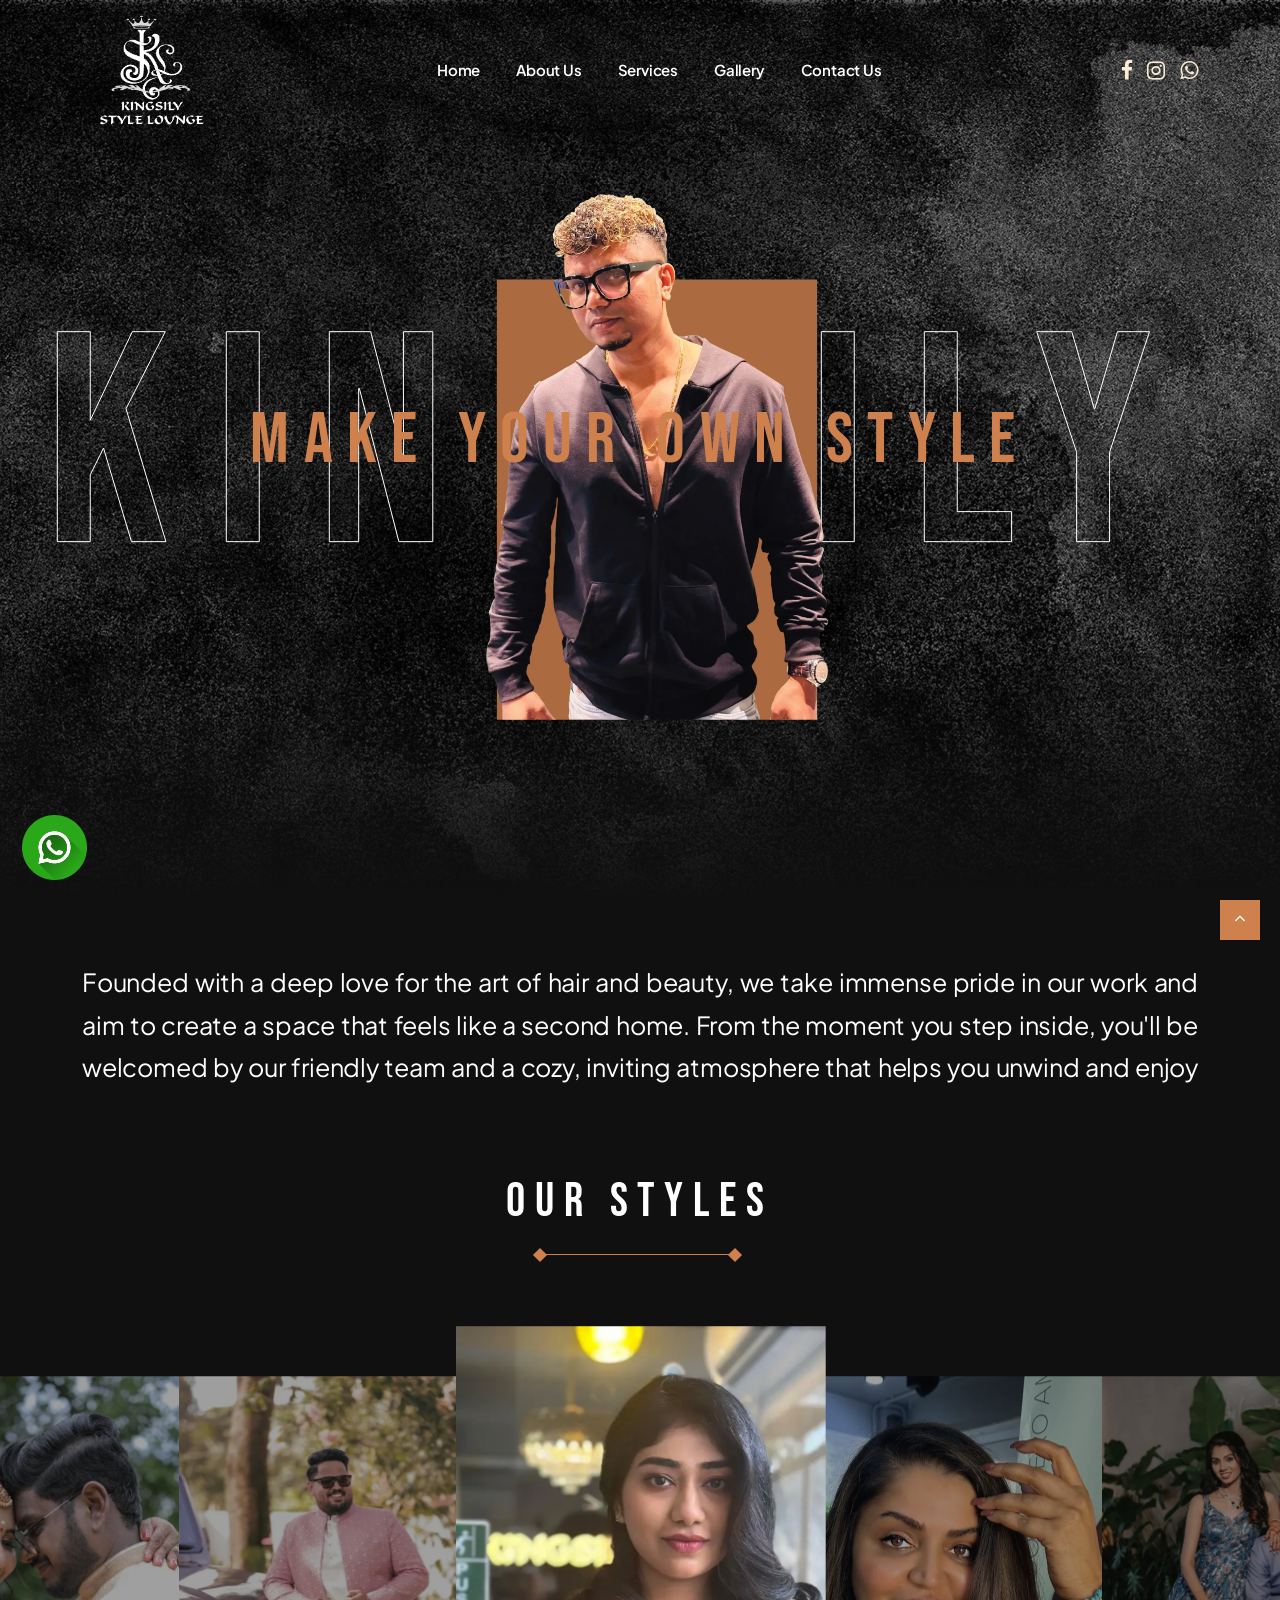
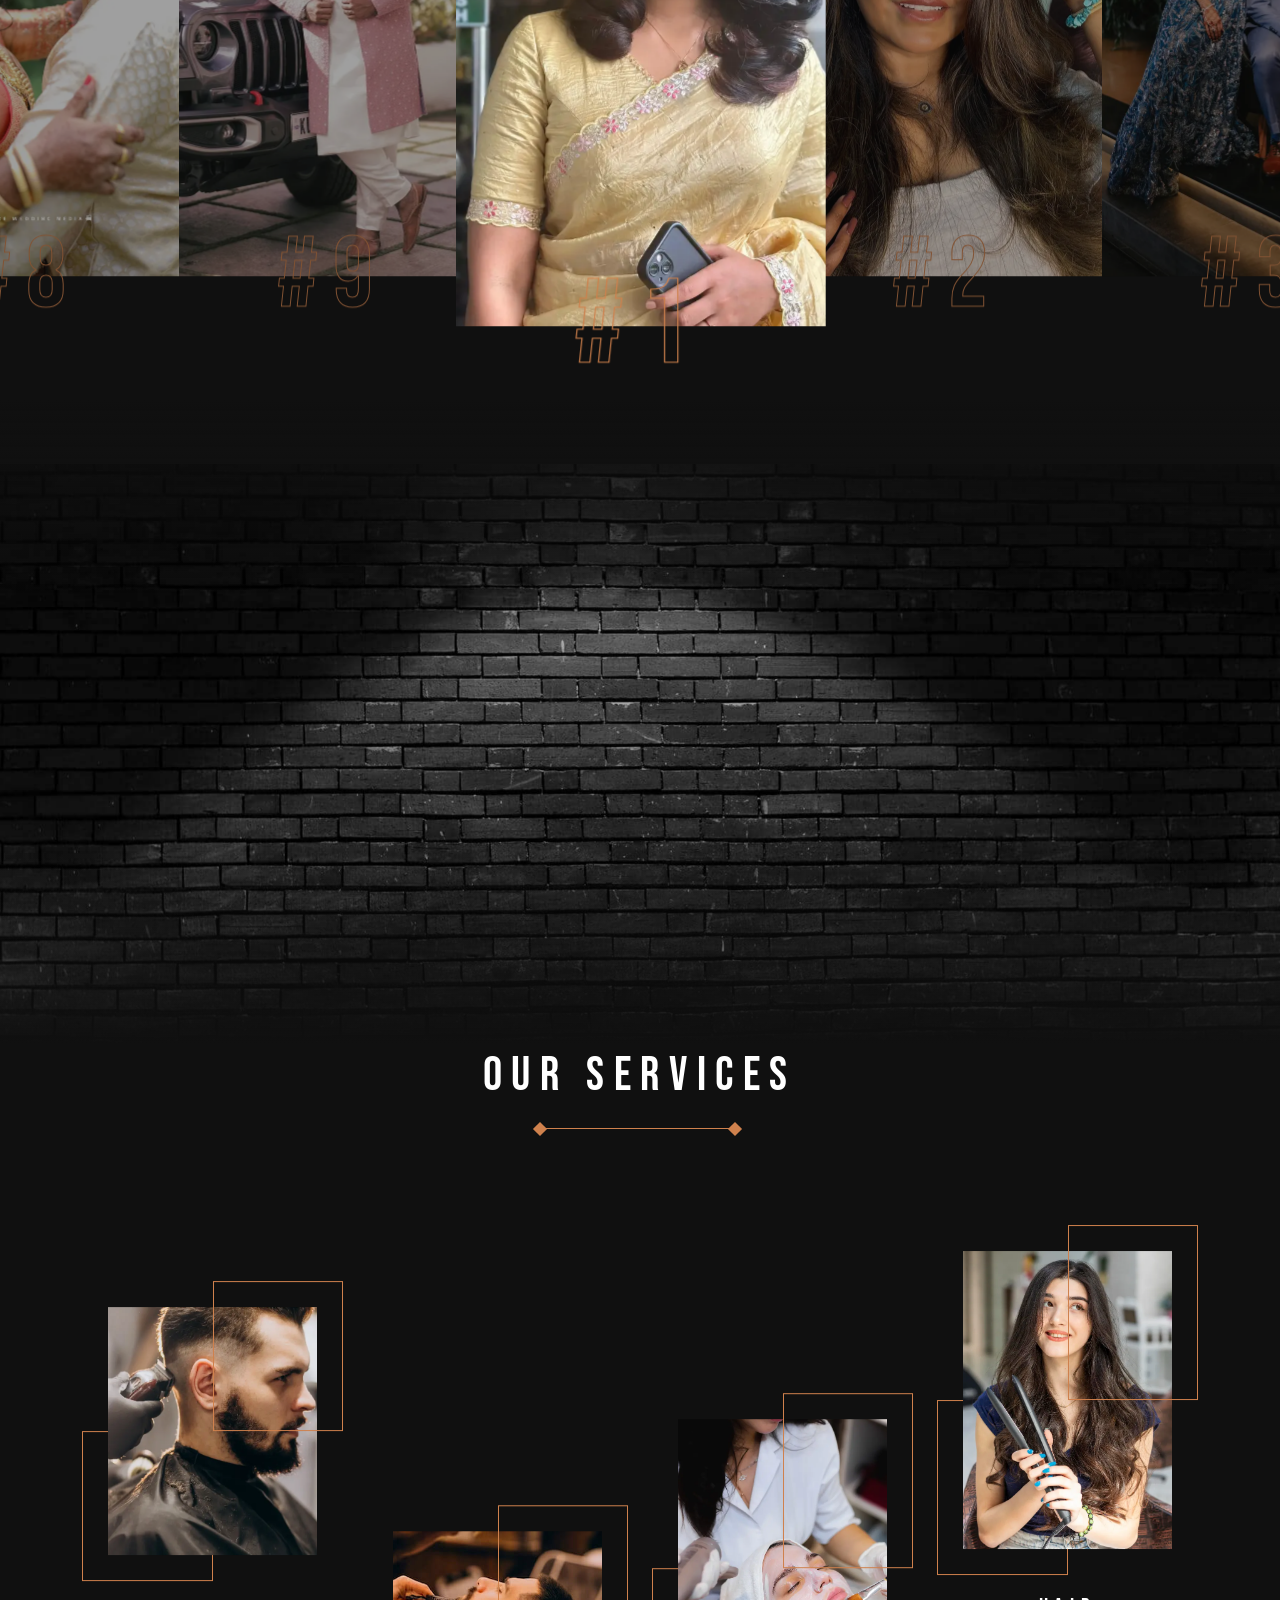
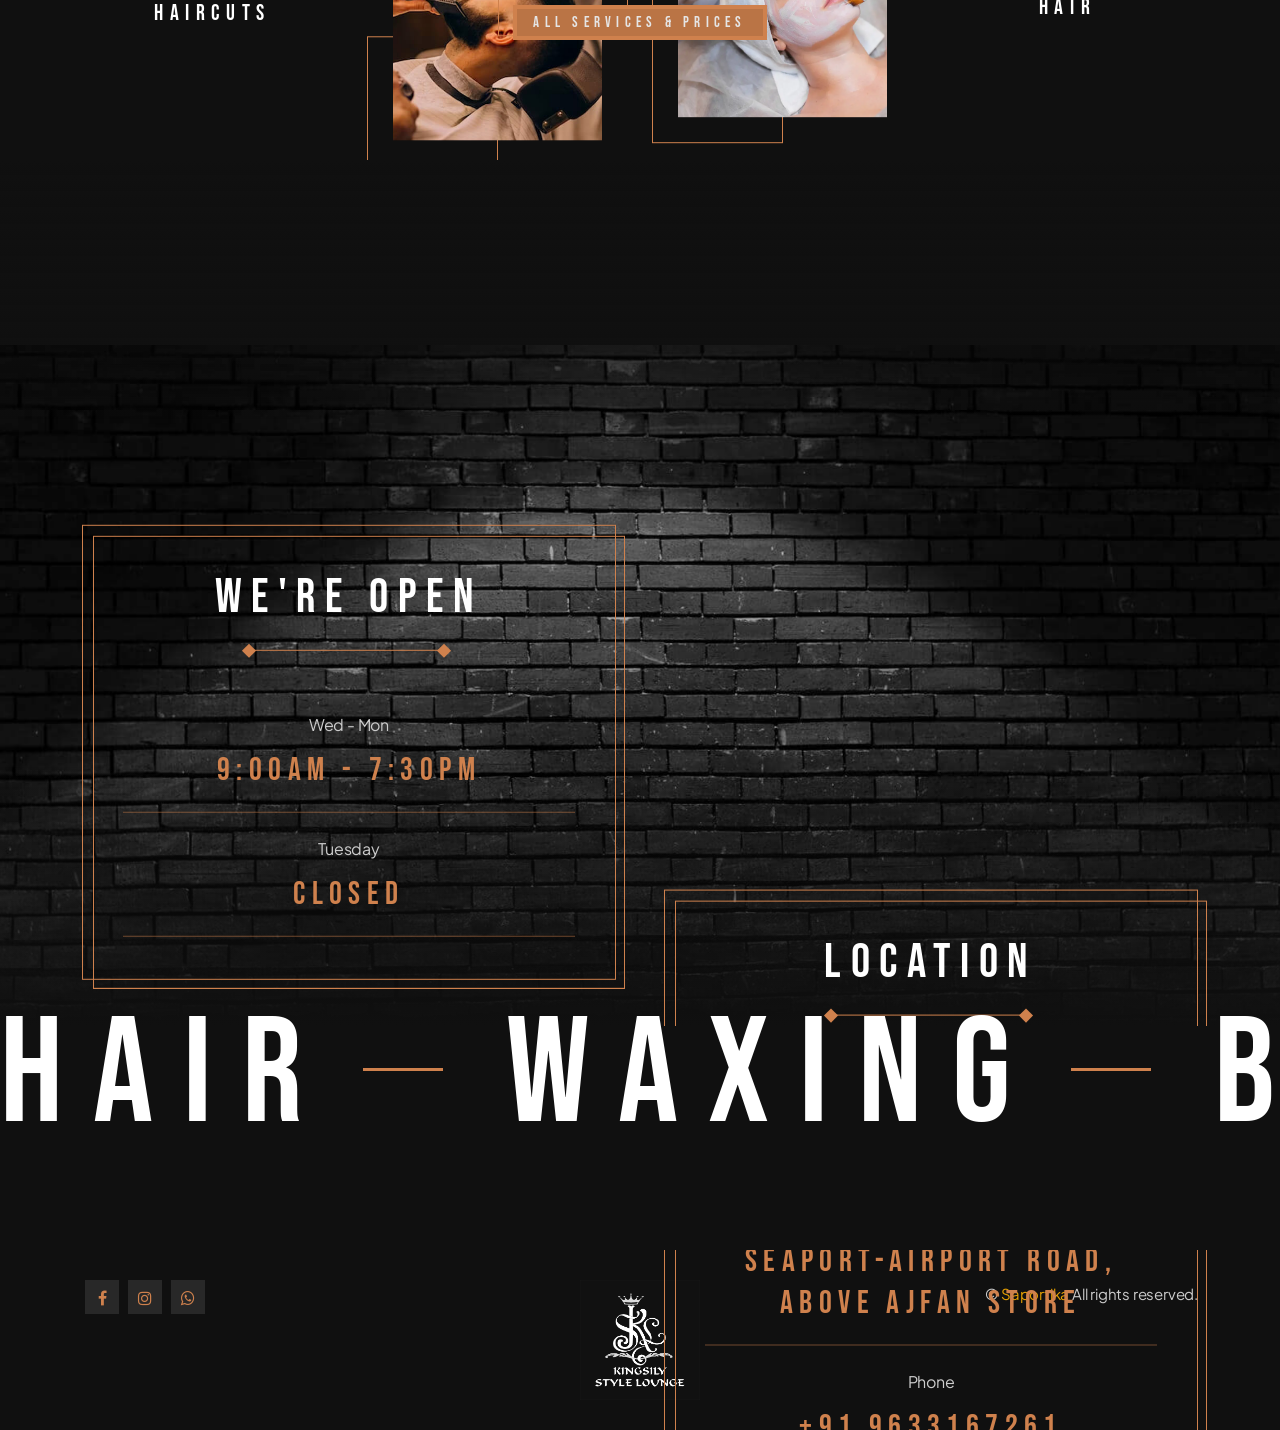
<file: index.html>
<!DOCTYPE html>
<html lang="zxx">

<head>
    <title>Kingsily Style Lounge</title>
    <link rel="icon" href="images/icon.png" type="image/gif" sizes="16x16">
    <meta content="text/html;charset=utf-8" http-equiv="Content-Type">
    <meta content="width=device-width, initial-scale=1.0" name="viewport" >
    <meta content="Kingsily Style Lounge" name="description" >
    <meta content="" name="keywords" >
    <meta content="" name="author" >
    <!-- CSS Files
    ================================================== -->
    <link href="css/bootstrap.min.css" rel="stylesheet" type="text/css" id="bootstrap">
    <link href="css/mdb.min.css" rel="stylesheet" type="text/css" id="mdb" >
    <link href="css/plugins.css" rel="stylesheet" type="text/css" >
    <link href="css/style.css" rel="stylesheet" type="text/css" >
    <link href="css/coloring.css" rel="stylesheet" type="text/css" >
    <!-- color scheme -->
    <link id="colors" href="css/colors/scheme-01.css" rel="stylesheet" type="text/css" >
</head>

<body class="dark-scheme">
    <div id="wrapper">
        
        <!-- page preloader begin -->
        <div id="de-loader"></div>
        <!-- page preloader close -->

        <!-- header begin -->
        <header class="transparent">
            <div class="container">
                <div class="row">
                    <div class="col-md-12">
                        <div class="de-flex sm-pt10">
                            <div class="de-flex-col">
                                <div class="de-flex-col">
                                    <!-- logo begin -->
                                    <div id="logo">
                                        <a href="index.html">
                                            <img class="logo-main" src="images/logo.png" alt="" style="max-width: 140px;">
                                            <img class="logo-mobile" src="images/logo.png" alt="" style="max-width: 90px;">
                                        </a>
                                    </div>
                                    <!-- logo close -->
                                </div>
                            </div>
                            <div class="de-flex-col header-col-mid">
                                <ul id="mainmenu">
                                    <li><a class="menu-item" href="index.html">Home</a></li>
                                    <li><a class="menu-item" href="about.html">About Us</a></li>
                                    <li><a class="menu-item" href="services.html">Services</a></li>
                                    <li><a class="menu-item" href="gallery.html">Gallery</a></li>
                                    <li><a class="menu-item" href="contact.html">Contact Us</a></li>
                                </ul>
                            </div>
                            <div class="de-flex-col">
                                <div class="menu_side_area d-flex align-items-center justify-content-center" style="gap: 15px;">
                                    <a href="https://www.facebook.com/p/Kingsily-Style-Lounge-100063586610848/" target="_blank" class="social-icon-header" style="color: antiquewhite;"><i class="fa fa-facebook fa-lg"></i></a>
                                    <a href="https://www.instagram.com/kingsily_ksl/?hl=en" target="_blank" class="social-icon-header" style="color: antiquewhite;"><i class="fa fa-instagram fa-lg"></i></a>
                                    <a href="https://wa.link/ezz4oo" target="_blank" class="social-icon-header" style="color: antiquewhite;"><i class="fa fa-whatsapp fa-lg"></i></a>
                                    <span id="menu-btn"></span>
                                </div>
                            </div>
                        </div>
                    </div>
                </div>
            </div>
        </header>
        <!-- header close -->
        <!-- content begin -->
        <div class="no-bottom no-top" id="content">
            <div id="top"></div>
            <section id="de-carousel" class="no-top no-bottom carousel slide text-light carousel-fade" data-mdb-ride="carousel">
              <!-- Inner -->
              <div class="carousel-inner">
                    <!-- Single item -->
                    <div class="carousel-item active jarallax">
                        <img src="images/background/7.jpg" class="jarallax-img" alt="">
                        <div class="d-content relative z1000">
                            <div class="wm wm-carousel mt-30" data-jarallax-element="-50">
                                <div class="wow fadeInRight">Kingsily <span class="t2">Style Lounge</span></div>
                            </div>
                            <div class="top-center">
                                <div class="wow fadeInRight">
                                    <h1 class="id-color">Make Your Own Style</h1>
                                </div>
                            </div>                        
                            <div class="v-center">
                                <div class="container">
                                        <div class="row align-items-center">     
                                            <div class="col-lg-6 offset-lg-3 d-flex">
                                                <img src="images/misc/man-4.webp" class="wow fadeInLeft" data-wow-delay=".3s" data-wow-duration="1.5s" alt="">
                                            </div>
                                        </div>
                                    </div>
                            </div>
                        </div>
                        <div class="de-gradient-edge-bottom"></div>
                    </div>
                    <!-- Single item -->                    
                
                </div>
              <!-- Inner -->

              <!-- Controls -->
              <!-- <a class="carousel-control-prev" href="#de-carousel" role="button" data-mdb-slide="prev">
                <span class="carousel-control-prev-icon" aria-hidden="true"></span>
                <span class="sr-only">Previous</span>
              </a>
              <a class="carousel-control-next" href="#de-carousel" role="button" data-mdb-slide="next">
                <span class="carousel-control-next-icon" aria-hidden="true"></span>
                <span class="sr-only">Next</span>
              </a>               -->
            </section>

            <section aria-label="section" class="no-top no-bottom">

                <div class="container">
                    <div class="row">
                        <div class="col-lg-12" data-jarallax-element="-50">
                            <p class="lead big wow fadeInUp justify" style="font-size: 25px !important;">Founded with a deep love for the art of hair and beauty, we take immense pride in our work and aim to create a space that feels like a second home. From the moment you step inside, you'll be welcomed by our friendly team and a cozy, inviting atmosphere that helps you unwind and enjoy your time with us.
                            </p>
                        </div>
                    </div>
                </div>
            </section>

            <section id="section-trending" class="pt80">
                <div class="container-fluid">
                    <div class="row">
                        <div class="col-lg-8 offset-lg-2 text-center">
                            <h2 class="wow fadeIn">Our Styles</h2>
                            <div class="de-separator"></div>
                            <div class="spacer-single"></div>
                        </div>
                    </div>
                    <div class="row">
                        <div class="col-lg-12" data-jarallax-element="-20">
                            <div class="d-carousel wow fadeInRight" >
                                <div id="item-carousel-big" class="owl-carousel no-hide owl-center" data-wow-delay="1s">
                                    <div class="c-item">                            
                                        <a href="#">
                                            <span class="c-item_info">
                                                <!-- <span class="c-item_title">Slick Back</span> -->
                                                <span class="c-item_wm">#1</span>
                                            </span>
                                        
                                            <div class="c-item_wrap">
                                                <img src="images/works/1.webp" class="lazy img-fluid img-resp" alt="" >
                                            </div>
                                        </a>
                                    </div>

                                    <div class="c-item">                            
                                        <a href="#">
                                            <span class="c-item_info">
                                                <!-- <span class="c-item_title">Classic Quiff</span> -->
                                                <span class="c-item_wm">#2</span>
                                            </span>
                                        
                                            <div class="c-item_wrap">
                                                <img src="images/works/2.webp" class="lazy img-fluid img-resp" alt="" >
                                            </div>
                                        </a>
                                    </div>

                                    <div class="c-item">                            
                                        <a href="#">
                                            <span class="c-item_info">
                                                <!-- <span class="c-item_title">Pompadour</span> -->
                                                <span class="c-item_wm">#3</span>
                                            </span>
                                        
                                            <div class="c-item_wrap">
                                                <img src="images/works/3.webp" class="lazy img-fluid img-resp" alt="" >
                                            </div>
                                        </a>
                                    </div>  

                                    <div class="c-item">                            
                                        <a href="#">
                                            <span class="c-item_info">
                                                <!-- <span class="c-item_title">Fringe</span> -->
                                                <span class="c-item_wm">#4</span>
                                            </span>
                                            
                                            <div class="c-item_wrap">
                                                <img src="images/works/4.webp" class="lazy img-fluid img-resp" alt="" >
                                            </div>
                                        </a>
                                    </div>                      


                                    <div class="c-item">                            
                                        <a href="#">
                                            <span class="c-item_info">
                                                <!-- <span class="c-item_title">Curly Fade</span> -->
                                                <span class="c-item_wm">#5</span>
                                            </span>
                                            
                                            <div class="c-item_wrap">
                                                <img src="images/works/5.webp" class="lazy img-fluid img-resp" alt="" >
                                            </div>
                                        </a>
                                    </div>

                                    <div class="c-item">                            
                                        <a href="#">
                                            <span class="c-item_info">
                                                <!-- <span class="c-item_title">Undercut</span> -->
                                                <span class="c-item_wm">#6</span>
                                            </span>
                                            
                                            <div class="c-item_wrap">
                                                <img src="images/works/6.webp" class="lazy img-fluid img-resp" alt="" >
                                            </div>
                                        </a>
                                    </div>

                                    <div class="c-item">                            
                                        <a href="#">
                                            <span class="c-item_info">
                                                <!-- <span class="c-item_title">Undercut</span> -->
                                                <span class="c-item_wm">#7</span>
                                            </span>
                                            
                                            <div class="c-item_wrap">
                                                <img src="images/works/7.webp" class="lazy img-fluid img-resp" alt="" >
                                            </div>
                                        </a>
                                    </div>

                                    <div class="c-item">                            
                                        <a href="#">
                                            <span class="c-item_info">
                                                <!-- <span class="c-item_title">Undercut</span> -->
                                                <span class="c-item_wm">#8</span>
                                            </span>
                                            
                                            <div class="c-item_wrap">
                                                <img src="images/works/8.webp" class="lazy img-fluid img-resp" alt="" >
                                            </div>
                                        </a>
                                    </div>

                                    <div class="c-item">                            
                                        <a href="#">
                                            <span class="c-item_info">
                                                <!-- <span class="c-item_title">Undercut</span> -->
                                                <span class="c-item_wm">#9</span>
                                            </span>
                                            
                                            <div class="c-item_wrap">
                                                <img src="images/works/9.webp" class="lazy img-fluid img-resp" alt="" >
                                            </div>
                                        </a>
                                    </div>
                                    
                                </div>
                                    <div class="d-arrow-left mod-a"><i class="fa fa-angle-left"></i></div>
                                    <div class="d-arrow-right mod-a"><i class="fa fa-angle-right"></i></div>
                            </div>
                            <div class="spacer-double"></div>
                        </div>
                    </div>
                </div>
            </section>

            <section class="no-top jarallax">
                <div class="de-gradient-edge-top"></div>
                <img src="images/background/1.jpg" class="jarallax-img" alt="">
                <div class="container relative z1000">
                    <div class="row align-items-center">
                        <div class="col-lg-6" data-jarallax-element="-30">
                            <img src="images/misc/man-2.png" class="img-fluid wow fadeInRight" alt="">
                        </div>
                        <div class="col-lg-6" data-jarallax-element="-60">
                            <h2 class="wow fadeInRight" data-wow-delay=".3s">Creating <span class="id-color">Beauty</span> with Care and Precision</h2>
                            <p class="wow justify fadeInRight" data-wow-delay=".4s">We take pride in offering exceptional salon services that combine timeless beauty techniques with contemporary trends. Step into our inviting space, where our talented stylists are dedicated to enhancing your natural beauty and boosting your confidence.</p>
                            <a href="contact.html" class="btn-main wow fadeInRight" data-wow-delay=".5s">Contact Us</a>
                        </div>
                    </div>
                </div>
                <div class="de-gradient-edge-bottom"></div>
            </section>

            <section aria-label="section" class="no-top">
                <div class="container">
                    <div class="row">
                        <div class="col-lg-12 text-center">
                            <h2 class="wow fadeIn">Our Services</h2>
                            <div class="de-separator"></div>
                        </div>
                        <div class="col-lg-3 text-center" data-jarallax-element="-20">
                            <div class="de-box-a">
                                <div class="d-image">
                                    <img src="images/services/7.webp" alt="" style="min-height: 300px; max-height: 350px;
                                    object-fit: cover;">
                                </div>
                                <div class="d-deco-1"></div>
                                <div class="d-deco-2"></div>
                            </div>
                            <div class="spacer-20"></div>
                            <h4>Haircuts</h4>
                        </div>

                        <div class="col-lg-3 text-center" data-jarallax-element="-60">
                            <div class="de-box-a">
                                <div class="d-image">
                                    <img src="images/services/2.jpg" alt="">
                                </div>
                                <div class="d-deco-1"></div>
                                <div class="d-deco-2"></div>
                            </div>
                            <div class="spacer-20"></div>
                            <h4>Beard</h4>
                        </div>

                        <div class="col-lg-3 text-center" data-jarallax-element="-40">
                            <div class="de-box-a">
                                <div class="d-image">
                                    <img src="images/services/5.webp" alt="" style="max-height: 350px;
                                    object-fit: cover;">
                                </div>
                                <div class="d-deco-1"></div>
                                <div class="d-deco-2"></div>
                            </div>
                            <div class="spacer-20"></div>
                            <h4>Facials</h4>
                        </div>

                        <div class="col-lg-3 text-center" data-jarallax-element="-10">
                            <div class="de-box-a">
                                <div class="d-image">
                                    <img src="images/services/6.webp" alt="" style="max-height: 350px;
                                    object-fit: cover;">
                                </div>
                                <div class="d-deco-1"></div>
                                <div class="d-deco-2"></div>
                            </div>
                            <div class="spacer-20"></div>
                            <h4>Hair</h4>
                        </div>
                    </div>
                    <div class="spacer-single"></div>
                    <div class="text-center">
                        <a href="services.html" class="btn-main">All Services &amp; Prices</a>
                    </div>
                </div>
            </section>

            <section class="jarallax no-top">
                <div class="de-gradient-edge-top"></div>
                <img src="images/background/1.jpg" class="jarallax-img" alt="">
                <div class="container relative z1000">
                    <div class="row gx-5">
                        <div class="col-lg-6 text-center" data-jarallax-element="-50">
                            <div class="d-sch-table">
                                <h2 class="wow fadeIn">We're Open</h2>
                                <div class="de-separator"></div>
                                <div class="d-col">
                                    <div class="d-title">Wed - Mon</div>
                                    <div class="d-content id-color">9:00AM - 7:30PM</div>
                                </div>
                                <div class="d-col">
                                    <div class="d-title">Tuesday</div>
                                    <div class="d-content id-color">Closed</div>
                                </div>
                                <!-- <div class="d-col">
                                    <div class="d-title">Sat - Sun</div>
                                    <div class="d-content id-color">9:30AM - 5:30PM</div>
                                </div> -->
                                <div class="d-deco"></div>
                            </div>
                        </div>

                        <div class="col-lg-6 text-center" data-jarallax-element="-100">
                            <div class="d-sch-table">
                                <h2 class="wow fadeIn">Location</h2>
                                <div class="de-separator"></div>
                                <div class="d-col">
                                    <div class="d-title">Address</div>
                                    <div class="d-content id-color">Isac & Geetha's Image Centre 3rd floor, Kakkanad - 682037
Seaport-Airport Road, Above Ajfan store</div>
                                </div>
                                <div class="d-col">
                                    <div class="d-title">Phone</div>
                                    <div class="d-content id-color">+91 9633167261</div>
                                </div>
                                <div class="d-col">
                                    <div class="d-title">Email</div>
                                    <div class="d-content id-color" style="letter-spacing: normal;">kingsily9ole@gmail.com</div>
                                </div>
                                <div class="d-deco"></div>
                            </div>
                        </div>
                    </div>
                </div>
                <div class="de-gradient-edge-bottom"></div>
            </section>

            <section aria-label="section" class="no-top">
                <div class="wow fadeInRight d-flex">
                  <div class="de-marquee-list wow">
                    <div class="d-item">
                      <span class="d-item-txt">Hair</span>
                      <span class="d-item-display">
                        <i class="d-item-block"></i>
                      </span>
                      <span class="d-item-txt">Waxing</span>
                      <span class="d-item-display">
                        <i class="d-item-block"></i>
                      </span>
                      <span class="d-item-txt">Bleach</span>
                      <span class="d-item-display">
                        <i class="d-item-block"></i>
                      </span>
                      <span class="d-item-txt">De-Tan</span>
                      <span class="d-item-display">
                        <i class="d-item-block"></i>
                      </span>
                      <span class="d-item-txt">Threading</span>
                      <span class="d-item-display">
                        <i class="d-item-block"></i>
                      </span>
                      <span class="d-item-txt">Manicure & Pedicure</span>
                      <span class="d-item-display">
                        <i class="d-item-block"></i>
                      </span>
                      <span class="d-item-txt">Hair Color</span>
                      <span class="d-item-display">
                        <i class="d-item-block"></i>
                      </span>
                      <span class="d-item-txt">Hair Spa</span>
                      <span class="d-item-display">
                        <i class="d-item-block"></i>
                      </span>
                     </div>
                  </div>
                </div>
            </section>
            
        </div>
        <!-- content close -->
        <a href="#" id="back-to-top"></a>
        <!-- footer begin -->
        <footer>
            <div class="container">
                <div class="row g-4">
                    
                    <div class="col-lg-4 text-lg-start text-center">
                        <div class="social-icons">
                            <a href="https://www.facebook.com/p/Kingsily-Style-Lounge-100063586610848/" target="_blank"><i class="fa fa-facebook fa-lg"></i></a>
                            <a href="https://www.instagram.com/kingsily_ksl/?hl=en" target="_blank"><i class="fa fa-instagram fa-lg"></i></a>
                            <a href="https://wa.link/ezz4oo" target="_blank"><i class="fa fa-whatsapp fa-lg"></i></a>
                        </div>
                    </div>
                    <div class="col-lg-4 text-lg-center text-center">
                        <img src="images/logo.png" class="" alt="" style="max-width: 120px;">
                    </div>
                    <div class="col-lg-4 text-lg-end text-center">
                        © <a href="https://saportika.in" style="color: #E6A002">Saportika</a> All rights reserved.
                    </div>
                </div>
            </div>
        </footer>
        <!-- footer close -->
    </div>

    <div class="whatsapp">
        <a href="https://wa.link/ezz4oo"><img src="images/whatsapp.png" class="whatsapp-logo" alt=""></a>
    </div>
    
    <!-- Javascript Files
    ================================================== -->
    <script src="js/plugins.js"></script>
    <script src="js/designesia.js"></script>
    <script src="js/custom-marquee.js"></script>
</body>

</html>
</file>
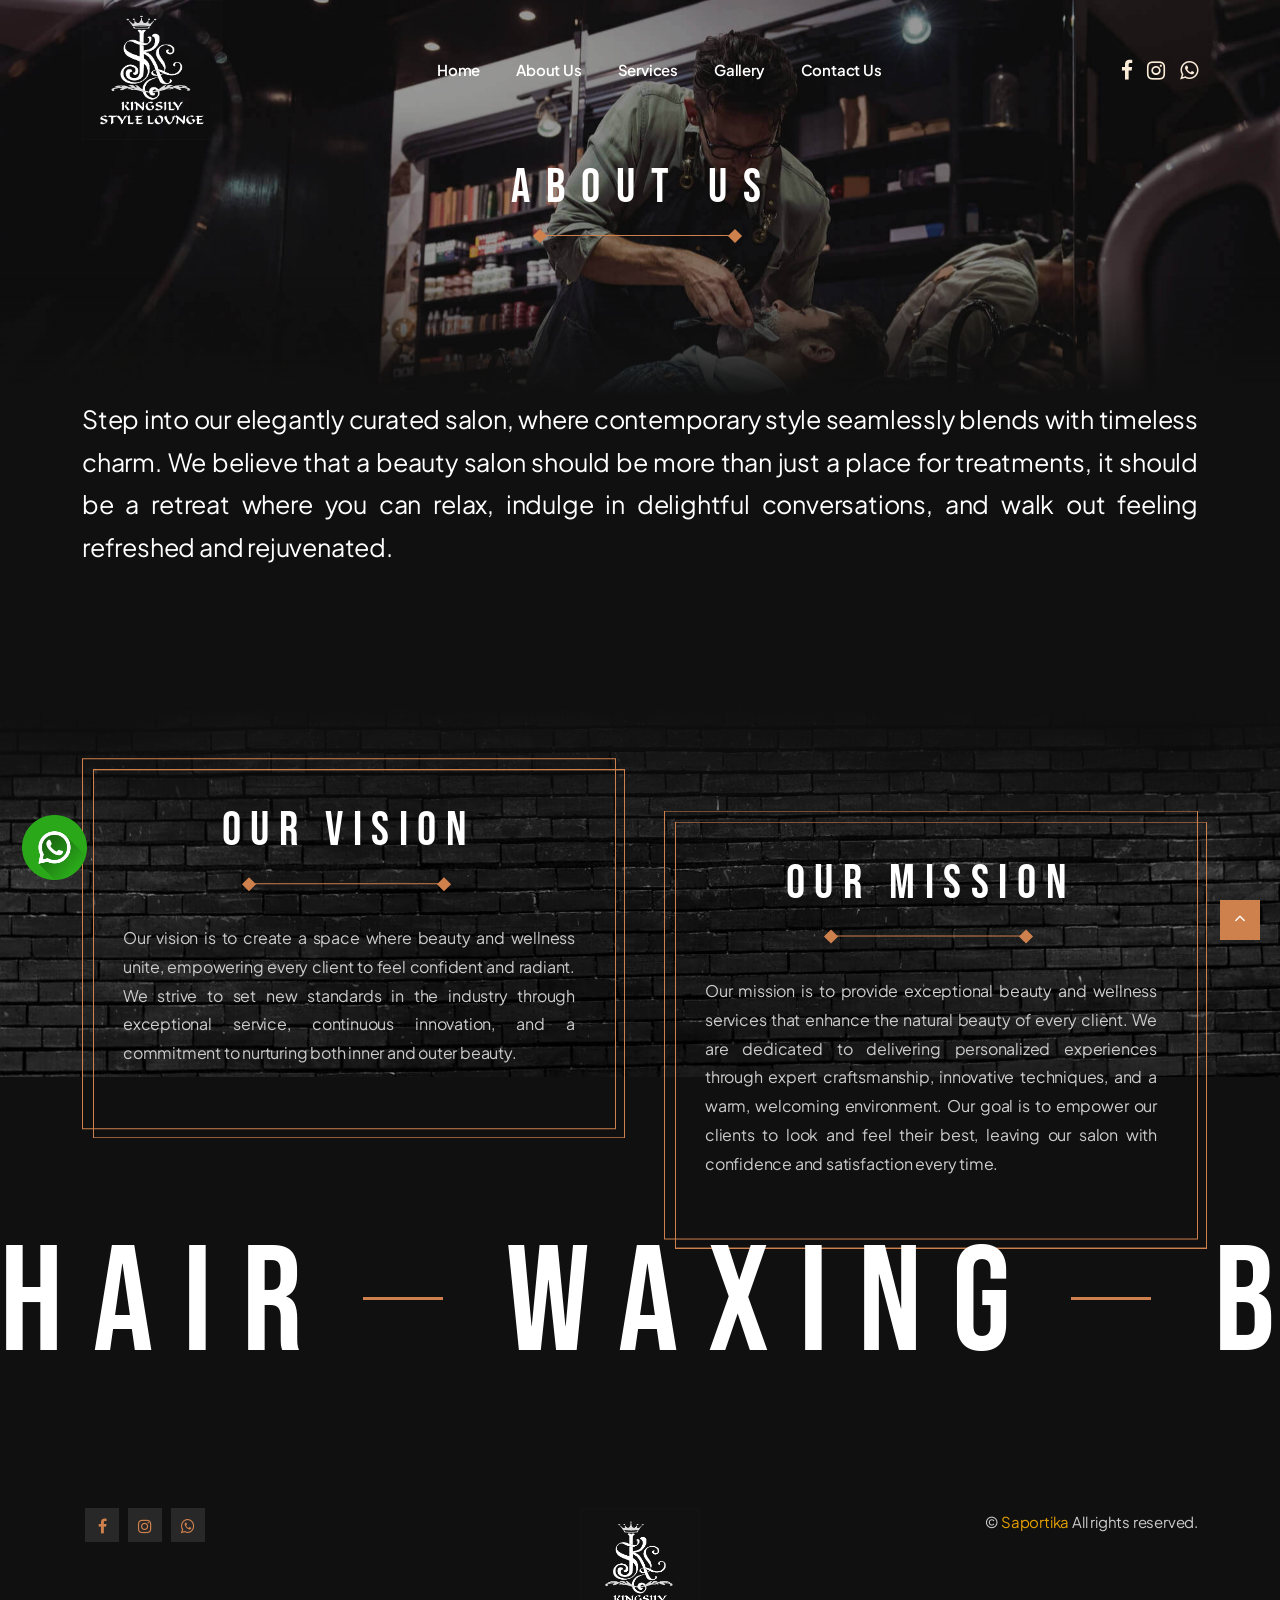
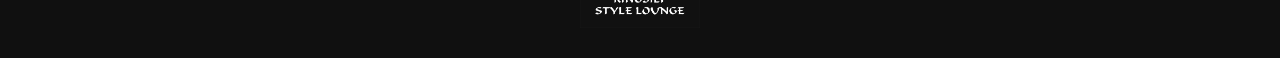
<file: about.html>
<!DOCTYPE html>
<html lang="zxx">

<head>
    <title>Kingsily Style Lounge</title>
    <link rel="icon" href="images/icon.png" type="image/gif" sizes="16x16">
    <meta content="text/html;charset=utf-8" http-equiv="Content-Type">
    <meta content="width=device-width, initial-scale=1.0" name="viewport" >
    <meta content="Kingsily Style Lounge" name="description" >
    <meta content="" name="keywords" >
    <meta content="" name="author" >
    <!-- CSS Files
    ================================================== -->
    <link href="css/bootstrap.min.css" rel="stylesheet" type="text/css" id="bootstrap">
    <link href="css/mdb.min.css" rel="stylesheet" type="text/css" id="mdb" >
    <link href="css/plugins.css" rel="stylesheet" type="text/css" >
    <link href="css/style.css" rel="stylesheet" type="text/css" >
    <link href="css/coloring.css" rel="stylesheet" type="text/css" >
    <!-- color scheme -->
    <link id="colors" href="css/colors/scheme-01.css" rel="stylesheet" type="text/css" >
</head>

<body class="dark-scheme">
    <div id="wrapper">
        
        <!-- page preloader begin -->
        <div id="de-loader"></div>
        <!-- page preloader close -->

        <!-- header begin -->
        <header class="transparent">            
            <div class="container">
                <div class="row">
                    <div class="col-md-12">
                        <div class="de-flex sm-pt10">
                            <div class="de-flex-col">
                                <div class="de-flex-col">
                                    <!-- logo begin -->
                                    <div id="logo">
                                        <div id="logo">
                                        <a href="index.html">
                                            <img class="logo-main" src="images/logo.png" alt="" style="max-width: 140px;">
                                            <img class="logo-mobile" src="images/logo.png" alt="" style="max-width: 90px;">
                                        </a>
                                    </div>
                                    </div>
                                    <!-- logo close -->
                                </div>
                            </div>
                            <div class="de-flex-col header-col-mid">
                                <ul id="mainmenu">
                                    <li><a class="menu-item" href="index.html">Home</a></li>
                                    <li><a class="menu-item" href="about.html">About Us</a></li>
                                    <li><a class="menu-item" href="services.html">Services</a></li>
                                    <li><a class="menu-item" href="gallery.html">Gallery</a></li>
                                    <li><a class="menu-item" href="contact.html">Contact Us</a></li>
                                </ul>
                            </div>
                            <div class="de-flex-col">
                                <div class="menu_side_area d-flex align-items-center justify-content-center" style="gap: 15px;">
                                    <a href="https://www.facebook.com/p/Kingsily-Style-Lounge-100063586610848/" target="_blank" class="social-icon-header" style="color: antiquewhite;"><i class="fa fa-facebook fa-lg"></i></a>
                                    <a href="https://www.instagram.com/kingsily_ksl/?hl=en" target="_blank" class="social-icon-header" style="color: antiquewhite;"><i class="fa fa-instagram fa-lg"></i></a>
                                    <a href="https://wa.link/ezz4oo" target="_blank" class="social-icon-header" style="color: antiquewhite;"><i class="fa fa-whatsapp fa-lg"></i></a>
                                    <span id="menu-btn"></span>
                                </div>
                            </div>
                        </div>
                    </div>
                </div>
            </div>
        </header>
        <!-- header close -->
        <!-- content begin -->
        <div class="no-bottom no-top" id="content">
            <div id="top"></div>

            <section id="subheader" class="jarallax">
                <img src="images/background/3.jpg" class="jarallax-img" alt="">
                <div class="container">
                    <div class="row">
                        <div class="col-lg-6 offset-lg-3 text-center">
                            <h1>About Us</h1>
                            <div class="de-separator"></div>
                        </div>
                    </div>
                </div>
                <div class="de-gradient-edge-bottom"></div>
            </section>

            <section aria-label="section" class="no-top">
                <div class="container">
                    <div class="row">
                        <div class="col-lg-12" data-jarallax-element="-20">
                            <p class="lead big wow justify fadeInUp" style="font-size: 25px !important;">Step into our elegantly curated salon, where contemporary style seamlessly blends with timeless charm. We believe that a beauty salon should be more than just a place for treatments, it should be a retreat where you can relax, indulge in delightful conversations, and walk out feeling refreshed and rejuvenated.
                            </p>
                        </div>
                    </div>
                </div>
            </section>

            <section class="jarallax no-top">
                <div class="de-gradient-edge-top"></div>
                <img src="images/background/1.jpg" class="jarallax-img" alt="">
                <div class="container relative z1000">
                    <div class="row gx-5">
                        <div class="col-lg-6" data-jarallax-element="-50">
                            <div class="d-sch-table">
                                <h2 class="wow fadeIn text-center">Our Vision</h2>
                                <div class="de-separator"></div>
                                <p class="justify">Our vision is to create a space where beauty and wellness unite, empowering every client to feel confident and radiant. We strive to set new standards in the industry through exceptional service, continuous innovation, and a commitment to nurturing both inner and outer beauty.</p>
                                <div class="d-deco"></div>
                            </div>
                        </div>

                        <div class="col-lg-6" data-jarallax-element="-100">
                            <div class="d-sch-table">
                                <h2 class="wow fadeIn text-center">Our Mission</h2>
                                <div class="de-separator"></div>
                                <p class="justify">Our mission is to provide exceptional beauty and wellness services that enhance the natural beauty of every client. We are dedicated to delivering personalized experiences through expert craftsmanship, innovative techniques, and a warm, welcoming environment. Our goal is to empower our clients to look and feel their best, leaving our salon with confidence and satisfaction every time.</p>
                                <div class="d-deco"></div>
                            </div>
                        </div>
                    </div>
                </div>
                <div class="de-gradient-edge-bottom"></div>
            </section>

            <!-- <section aria-label="section" class="no-top">
                <div class="container">
                    <div class="row">
                        <div class="col-lg-12 text-center">
                            <h2 class="wow fadeIn">Our Team</h2>
                            <div class="de-separator"></div>
                        </div>
                        <div class="col-lg-3 text-center" data-jarallax-element="-20">
                            <div class="de-box-a">
                                <div class="d-image">
                                    <img src="images/team/1.jpg" alt="">
                                </div>
                                <div class="d-deco-1"></div>
                                <div class="d-deco-2"></div>
                                <div class="d-social">
                                    <a href="#"><i class="fa fa-facebook"></i></a>
                                    <a href="#"><i class="fa fa-twitter"></i></a>
                                    <a href="#"><i class="fa fa-instagram"></i></a>
                                </div>
                            </div>
                            <div class="spacer-20"></div>
                            <h4>Steven Porreca</h4>
                        </div>

                        <div class="col-lg-3 text-center" data-jarallax-element="-60">
                            <div class="de-box-a">
                                <div class="d-image">
                                    <img src="images/team/2.jpg" alt="">
                                </div>
                                <div class="d-deco-1"></div>
                                <div class="d-deco-2"></div>
                                <div class="d-social">
                                    <a href="#"><i class="fa fa-facebook"></i></a>
                                    <a href="#"><i class="fa fa-twitter"></i></a>
                                    <a href="#"><i class="fa fa-instagram"></i></a>
                                </div>
                            </div>
                            <div class="spacer-20"></div>
                            <h4>Huey Apicella</h4>
                        </div>

                        <div class="col-lg-3 text-center" data-jarallax-element="-40">
                            <div class="de-box-a">
                                <div class="d-image">
                                    <img src="images/team/3.jpg" alt="">
                                </div>
                                <div class="d-deco-1"></div>
                                <div class="d-deco-2"></div>
                                <div class="d-social">
                                    <a href="#"><i class="fa fa-facebook"></i></a>
                                    <a href="#"><i class="fa fa-twitter"></i></a>
                                    <a href="#"><i class="fa fa-instagram"></i></a>
                                </div>
                            </div>
                            <div class="spacer-20"></div>
                            <h4>Harry Riecke</h4>
                        </div>

                        <div class="col-lg-3 text-center" data-jarallax-element="-10">
                            <div class="de-box-a">
                                <div class="d-image">
                                    <img src="images/team/4.jpg" alt="">
                                </div>
                                <div class="d-deco-1"></div>
                                <div class="d-deco-2"></div>
                                <div class="d-social">
                                    <a href="#"><i class="fa fa-facebook"></i></a>
                                    <a href="#"><i class="fa fa-twitter"></i></a>
                                    <a href="#"><i class="fa fa-instagram"></i></a>
                                </div>
                            </div>
                            <div class="spacer-20"></div>
                            <h4>Merilyn Axe</h4>
                        </div>
                    </div>
                </div>
            </section> -->

            <section aria-label="section" class="no-top">
                <div class="wow fadeInRight d-flex">
                  <div class="de-marquee-list wow">
                    <div class="d-item">
                      <span class="d-item-txt">Hair</span>
                      <span class="d-item-display">
                        <i class="d-item-block"></i>
                      </span>
                      <span class="d-item-txt">Waxing</span>
                      <span class="d-item-display">
                        <i class="d-item-block"></i>
                      </span>
                      <span class="d-item-txt">Bleach</span>
                      <span class="d-item-display">
                        <i class="d-item-block"></i>
                      </span>
                      <span class="d-item-txt">De-Tan</span>
                      <span class="d-item-display">
                        <i class="d-item-block"></i>
                      </span>
                      <span class="d-item-txt">Threading</span>
                      <span class="d-item-display">
                        <i class="d-item-block"></i>
                      </span>
                      <span class="d-item-txt">Manicure & Pedicure</span>
                      <span class="d-item-display">
                        <i class="d-item-block"></i>
                      </span>
                      <span class="d-item-txt">Hair Color</span>
                      <span class="d-item-display">
                        <i class="d-item-block"></i>
                      </span>
                      <span class="d-item-txt">Hair Spa</span>
                      <span class="d-item-display">
                        <i class="d-item-block"></i>
                      </span>
                     </div>
                  </div>
                </div>
            </section>
        </div>
        <!-- content close -->
        <a href="#" id="back-to-top"></a>
        <!-- footer begin -->
        <footer>
            <div class="container">
                <div class="row g-4">
                    
                    <div class="col-lg-4 text-lg-start text-center">
                        <div class="social-icons">
                            <a href="https://www.facebook.com/p/Kingsily-Style-Lounge-100063586610848/" target="_blank"><i class="fa fa-facebook fa-lg"></i></a>
                            <a href="https://www.instagram.com/kingsily_ksl/?hl=en" target="_blank"><i class="fa fa-instagram fa-lg"></i></a>
                            <a href="https://wa.link/ezz4oo" target="_blank"><i class="fa fa-whatsapp fa-lg"></i></a>
                        </div>
                    </div>
                    <div class="col-lg-4 text-lg-center text-center">
                        <img src="images/logo.png" class="" alt="" style="max-width: 120px;">
                    </div>
                    <div class="col-lg-4 text-lg-end text-center">
                        © <a href="https://saportika.in" style="color: #E6A002">Saportika</a> All rights reserved.
                    </div>
                </div>
            </div>
        </footer>
        <!-- footer close -->
    </div>

    <div class="whatsapp">
        <a href="https://wa.link/ezz4oo"><img src="images/whatsapp.png" class="whatsapp-logo" alt=""></a>
    </div>
    
    <!-- Javascript Files
    ================================================== -->
    <script src="js/plugins.js"></script>
    <script src="js/designesia.js"></script>
    <script src="js/custom-marquee.js"></script>
</body>

</html>
</file>
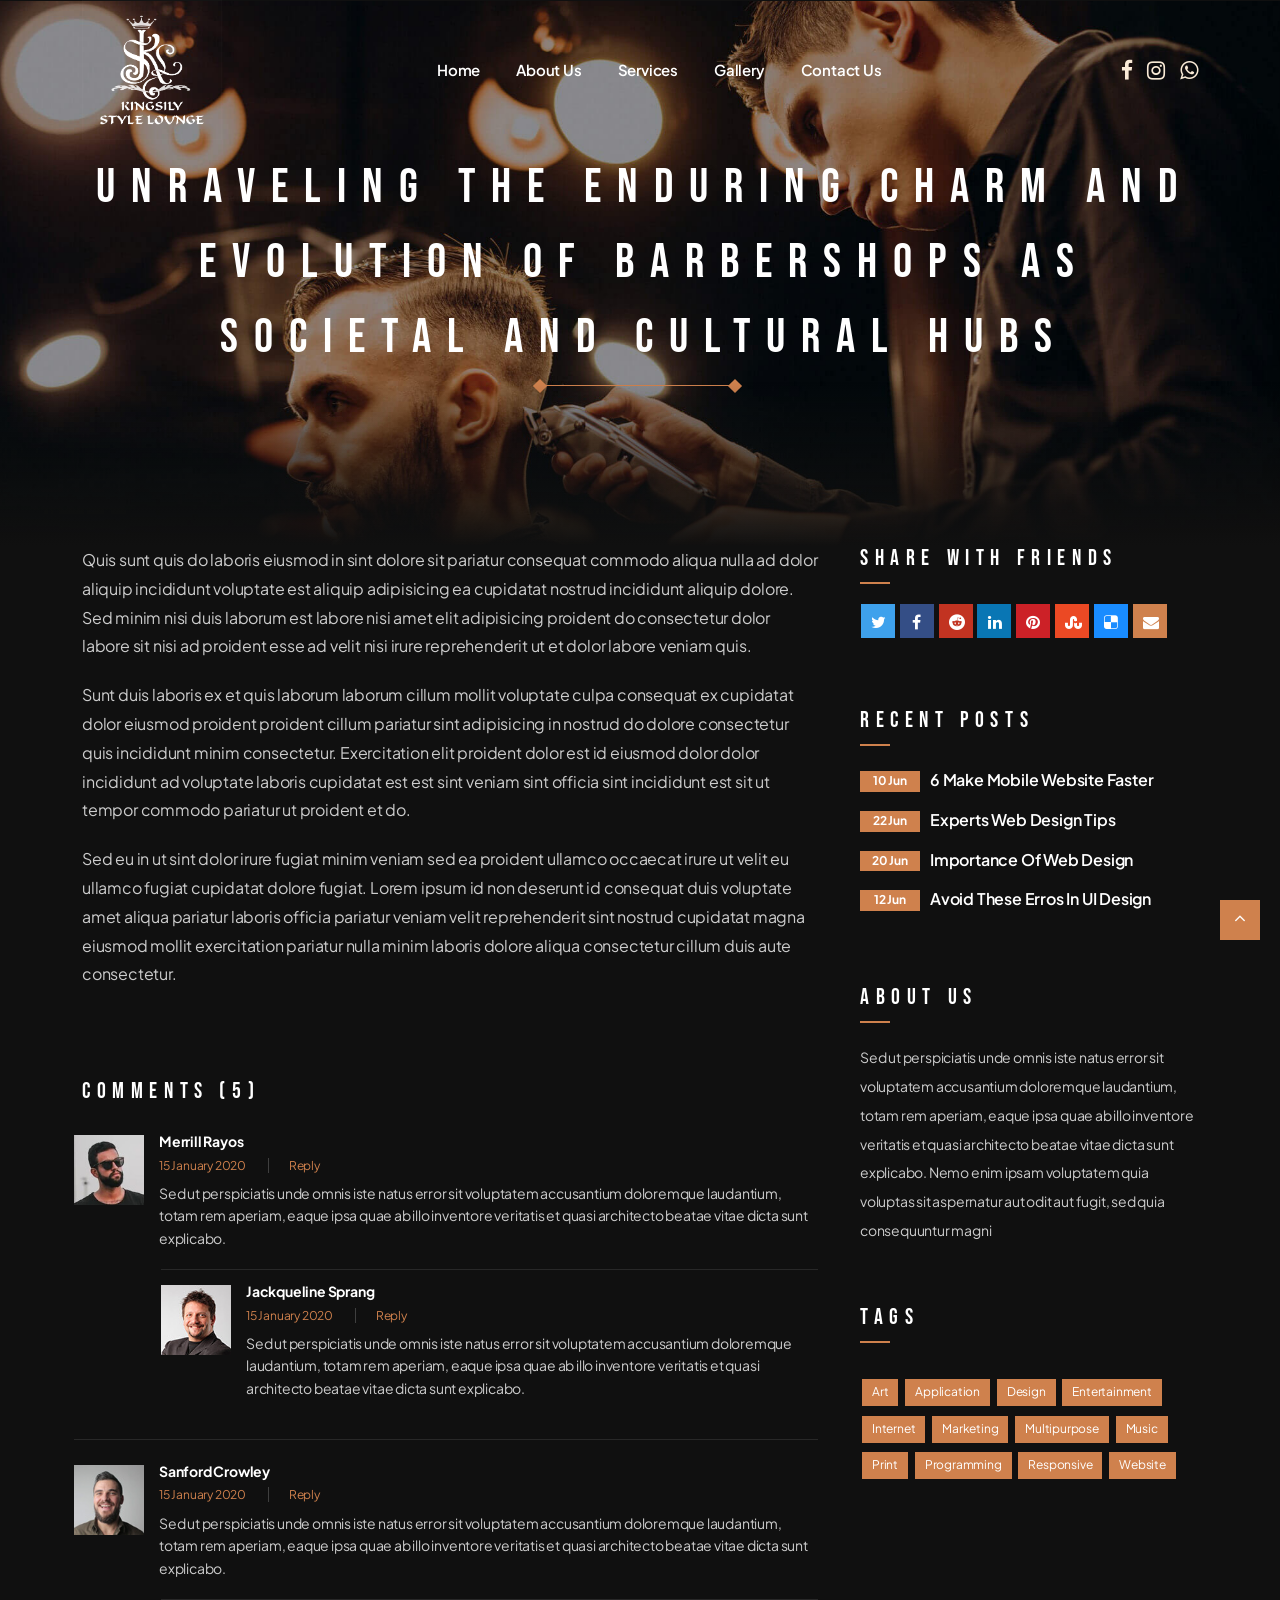
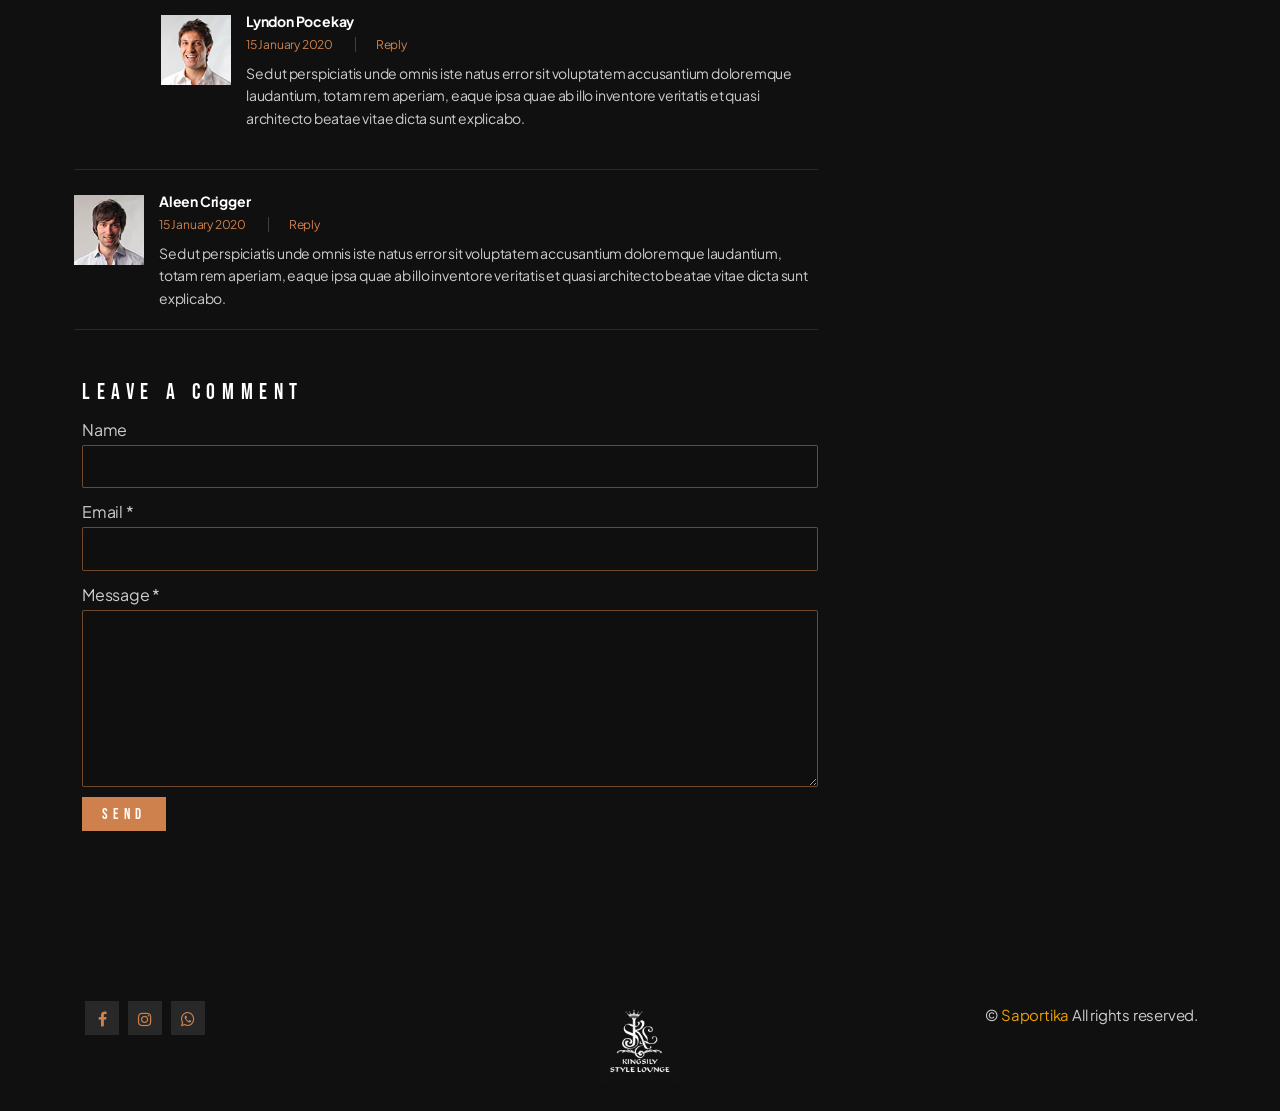
<file: blog-single.html>
<!DOCTYPE html>
<html lang="zxx">

<head>
    <title>Kingsily Style Lounge</title>
    <link rel="icon" href="images/icon.png" type="image/gif" sizes="16x16">
    <meta content="text/html;charset=utf-8" http-equiv="Content-Type">
    <meta content="width=device-width, initial-scale=1.0" name="viewport" >
    <meta content="Kingsily Style Lounge" name="description" >
    <meta content="" name="keywords" >
    <meta content="" name="author" >
    <!-- CSS Files
    ================================================== -->
    <link href="css/bootstrap.min.css" rel="stylesheet" type="text/css" id="bootstrap">
    <link href="css/mdb.min.css" rel="stylesheet" type="text/css" id="mdb" >
    <link href="css/plugins.css" rel="stylesheet" type="text/css" >
    <link href="css/style.css" rel="stylesheet" type="text/css" >
    <link href="css/coloring.css" rel="stylesheet" type="text/css" >
    <!-- color scheme -->
    <link id="colors" href="css/colors/scheme-01.css" rel="stylesheet" type="text/css" >
</head>

<body class="dark-scheme">
    <div id="wrapper">
        
        <!-- page preloader begin -->
        <div id="de-loader"></div>
        <!-- page preloader close -->

        <!-- header begin -->
        <header class="transparent">            
            <div class="container">
                <div class="row">
                    <div class="col-md-12">
                        <div class="de-flex sm-pt10">
                            <div class="de-flex-col">
                                <div class="de-flex-col">
                                    <!-- logo begin -->
                                    <div id="logo">
                                        <div id="logo">
                                        <a href="index.html">
                                            <img class="logo-main" src="images/logo.png" alt="" style="max-width: 140px;">
                                            <img class="logo-mobile" src="images/logo.png" alt="" style="max-width: 90px;">
                                        </a>
                                    </div>
                                    </div>
                                    <!-- logo close -->
                                </div>
                            </div>
                            <div class="de-flex-col header-col-mid">
                                <ul id="mainmenu">
                                    <li><a class="menu-item" href="index.html">Home</a></li>
                                    <li><a class="menu-item" href="about.html">About Us</a></li>
                                    <li><a class="menu-item" href="services.html">Services</a></li>
                                    <li><a class="menu-item" href="gallery.html">Gallery</a></li>
                                    <li><a class="menu-item" href="contact.html">Contact Us</a></li>
                                </ul>
                            </div>
                            <div class="de-flex-col">
                                <div class="menu_side_area d-flex align-items-center justify-content-center" style="gap: 15px;">
                                    <a href="https://www.facebook.com/p/Kingsily-Style-Lounge-100063586610848/" target="_blank" class="social-icon-header" style="color: antiquewhite;"><i class="fa fa-facebook fa-lg"></i></a>
                                    <a href="https://www.instagram.com/kingsily_ksl/?hl=en" target="_blank" class="social-icon-header" style="color: antiquewhite;"><i class="fa fa-instagram fa-lg"></i></a>
                                    <a href="https://wa.link/ezz4oo" target="_blank" class="social-icon-header" style="color: antiquewhite;"><i class="fa fa-whatsapp fa-lg"></i></a>
                                    <span id="menu-btn"></span>
                                </div>
                            </div>
                        </div>
                    </div>
                </div>
            </div>
        </header>
        <!-- header close -->
        <!-- content begin -->
        <div class="no-bottom no-top" id="content">
            <div id="top"></div>
            <!-- section begin -->
            <section id="subheader" class="jarallax">
                <img src="images/background/9.jpg" class="jarallax-img" alt="">
                <div class="container">
                    <div class="row">
                        <div class="col-lg-12 text-center">
                            <h1 class="blog-title">Unraveling the Enduring Charm and Evolution of Barbershops as Societal and Cultural Hubs</h1>
                            <div class="de-separator"></div>
                        </div>
                    </div>
                </div>
                <div class="de-gradient-edge-bottom"></div>
            </section>
            <!-- section close -->

            <section aria-label="section" class="no-top">
                <div class="container">
                    <div class="row">
                        <div class="col-md-8">
                            <div class="blog-read">

                                <div class="post-text">
                                    <p>Quis sunt quis do laboris eiusmod in sint dolore sit pariatur consequat commodo aliqua nulla ad dolor aliquip incididunt voluptate est aliquip adipisicing ea cupidatat nostrud incididunt aliquip dolore. Sed minim nisi duis laborum est labore nisi amet elit adipisicing proident do consectetur dolor labore sit nisi ad proident esse ad velit nisi irure reprehenderit ut et dolor labore veniam quis.</p>

                                    <p>Sunt duis laboris ex et quis laborum laborum cillum mollit voluptate culpa consequat ex cupidatat dolor eiusmod proident proident cillum pariatur sint adipisicing in nostrud do dolore consectetur quis incididunt minim consectetur. Exercitation elit proident dolor est id eiusmod dolor dolor incididunt ad voluptate laboris cupidatat est est sint veniam sint officia sint incididunt est sit ut tempor commodo pariatur ut proident et do.</p>

                                    <p>Sed eu in ut sint dolor irure fugiat minim veniam sed ea proident ullamco occaecat irure ut velit eu ullamco fugiat cupidatat dolore fugiat. Lorem ipsum id non deserunt id consequat duis voluptate amet aliqua pariatur laboris officia pariatur veniam velit reprehenderit sint nostrud cupidatat magna eiusmod mollit exercitation pariatur nulla minim laboris dolore aliqua consectetur cillum duis aute consectetur.</p>

                                </div>

                            </div>

                            <div class="spacer-single"></div>

                            <div id="blog-comment">
                                <h4>Comments (5)</h4>

                                <div class="spacer-half"></div>

                                <ol>
                                    <li>
                                        <div class="avatar">
                                            <img src="images/people/1.jpg" alt="" ></div>
                                        <div class="comment-info">
                                            <span class="c_name">Merrill Rayos</span>
                                            <span class="c_date id-color">15 January 2020</span>
                                            <span class="c_reply"><a href="#">Reply</a></span>
                                            <div class="clearfix"></div>
                                        </div>

                                        <div class="comment">Sed ut perspiciatis unde omnis iste natus error sit voluptatem accusantium doloremque laudantium, totam rem aperiam, eaque ipsa quae ab illo inventore veritatis et quasi architecto beatae vitae dicta sunt explicabo.</div>
                                        <ol>
                                            <li>
                                                <div class="avatar">
                                                    <img src="images/people/2.jpg" alt="" ></div>
                                                <div class="comment-info">
                                                    <span class="c_name">Jackqueline Sprang</span>
                                                    <span class="c_date id-color">15 January 2020</span>
                                                    <span class="c_reply"><a href="#">Reply</a></span>
                                                    <div class="clearfix"></div>
                                                </div>
                                                <div class="comment">Sed ut perspiciatis unde omnis iste natus error sit voluptatem accusantium doloremque laudantium, totam rem aperiam, eaque ipsa quae ab illo inventore veritatis et quasi architecto beatae vitae dicta sunt
                                                    explicabo.</div>
                                            </li>
                                        </ol>
                                    </li>

                                    <li>
                                        <div class="avatar">
                                            <img src="images/people/3.jpg" alt="" ></div>
                                        <div class="comment-info">
                                            <span class="c_name">Sanford Crowley</span>
                                            <span class="c_date id-color">15 January 2020</span>
                                            <span class="c_reply"><a href="#">Reply</a></span>
                                            <div class="clearfix"></div>
                                        </div>
                                        <div class="comment">Sed ut perspiciatis unde omnis iste natus error sit voluptatem accusantium doloremque laudantium, totam rem aperiam, eaque ipsa quae ab illo inventore veritatis et quasi architecto beatae vitae dicta sunt explicabo.</div>
                                        <ol>
                                            <li>
                                                <div class="avatar">
                                                    <img src="images/people/4.jpg" alt="" ></div>
                                                <div class="comment-info">
                                                    <span class="c_name">Lyndon Pocekay</span>
                                                    <span class="c_date id-color">15 January 2020</span>
                                                    <span class="c_reply"><a href="#">Reply</a></span>
                                                    <div class="clearfix"></div>
                                                </div>
                                                <div class="comment">Sed ut perspiciatis unde omnis iste natus error sit voluptatem accusantium doloremque laudantium, totam rem aperiam, eaque ipsa quae ab illo inventore veritatis et quasi architecto beatae vitae dicta sunt
                                                    explicabo.</div>
                                            </li>
                                        </ol>
                                    </li>

                                    <li>
                                        <div class="avatar">
                                            <img src="images/people/5.jpg" alt="" ></div>
                                        <div class="comment-info">
                                            <span class="c_name">Aleen Crigger</span>
                                            <span class="c_date id-color">15 January 2020</span>
                                            <span class="c_reply"><a href="#">Reply</a></span>

                                            <div class="clearfix"></div>
                                        </div>
                                        <div class="comment">Sed ut perspiciatis unde omnis iste natus error sit voluptatem accusantium doloremque laudantium, totam rem aperiam, eaque ipsa quae ab illo inventore veritatis et quasi architecto beatae vitae dicta sunt explicabo.</div>
                                    </li>
                                </ol>

                                <div class="spacer-single"></div>

                                <div id="comment-form-wrapper">
                                    <h4>Leave a Comment</h4>
                                    <div class="comment_form_holder">
                                        <form id="contact_form" name="form1" class="form-border" method="post" action="#">

                                            <label>Name</label>
                                            <input type="text" name="name" id="name" class="form-control" >

                                            <label>Email <span class="req">*</span></label>
                                            <input type="text" name="email" id="email" class="form-control" >
                                            <div id="error_email" class="error">Please check your email</div>

                                            <label>Message <span class="req">*</span></label>
                                            <textarea cols="10" rows="10" name="message" id="message" class="form-control"></textarea>
                                            <div id="error_message" class="error">Please check your message</div>
                                            <div id="mail_success" class="success">Thank you. Your message has been sent.</div>
                                            <div id="mail_failed" class="error">Error, email not sent</div>

                                            <p id="btnsubmit">
                                                <input type="submit" id="send" value="Send" class="btn-main" ></p>



                                        </form>
                                    </div>
                                </div>
                            </div>

                        </div>

                        <div id="sidebar" class="col-md-4">
                            <div class="widget">
                                    <h4>Share With Friends</h4>
                                    <div class="small-border"></div>
                                    <div class="de-color-icons">
                                        <span><i class="fa fa-twitter fa-lg"></i></span>
                                        <span><i class="fa fa-facebook fa-lg"></i></span>
                                        <span><i class="fa fa-reddit fa-lg"></i></span>
                                        <span><i class="fa fa-linkedin fa-lg"></i></span>
                                        <span><i class="fa fa-pinterest fa-lg"></i></span>
                                        <span><i class="fa fa-stumbleupon fa-lg"></i></span>
                                        <span><i class="fa fa-delicious fa-lg"></i></span>
                                        <span><i class="fa fa-envelope fa-lg"></i></span>
                                    </div>
                                </div>

                            <div class="widget widget-post">
                                <h4>Recent Posts</h4>
                                <div class="small-border"></div>
                                <ul>                                    
                                    <li><span class="date">10 Jun</span><a href="#">6 Make Mobile Website Faster</a></li>
                                    <li><span class="date">22 Jun</span><a href="#">Experts Web Design Tips</a></li>
                                    <li><span class="date">20 Jun</span><a href="#">Importance Of Web Design</a></li>
                                    <li><span class="date">12 Jun</span><a href="#">Avoid These Erros In UI Design</a></li>

                                </ul>
                            </div>

                            <div class="widget widget-text">
                                <h4>About Us</h4>
                                <div class="small-border"></div>
                                <p class="small no-bottom">
                                    Sed ut perspiciatis unde omnis iste natus error sit voluptatem accusantium doloremque laudantium, totam rem aperiam, eaque ipsa quae ab illo inventore veritatis et quasi architecto beatae vitae dicta sunt explicabo. Nemo enim ipsam voluptatem quia voluptas sit aspernatur aut odit aut fugit, sed quia consequuntur magni
                                </p>
                            </div>
                            <div class="widget widget_tags">
                                <h4>Tags</h4>
                                <div class="small-border"></div>
                                <ul>
                                    <li><a href="#link">Art</a></li>
                                    <li><a href="#link">Application</a></li>
                                    <li><a href="#link">Design</a></li>
                                    <li><a href="#link">Entertainment</a></li>
                                    <li><a href="#link">Internet</a></li>
                                    <li><a href="#link">Marketing</a></li>
                                    <li><a href="#link">Multipurpose</a></li>
                                    <li><a href="#link">Music</a></li>
                                    <li><a href="#link">Print</a></li>
                                    <li><a href="#link">Programming</a></li>
                                    <li><a href="#link">Responsive</a></li>
                                    <li><a href="#link">Website</a></li>
                                </ul>
                            </div>

                        </div>
                    </div>
                </div>
            </section>
        </div>
        <!-- content close -->
        <a href="#" id="back-to-top"></a>
        <!-- footer begin -->
        <footer>
            <div class="container">
                <div class="row g-4">
                    
                    <div class="col-lg-4 text-lg-start text-center">
                        <div class="social-icons">
                            <a href="https://www.facebook.com/p/Kingsily-Style-Lounge-100063586610848/" target="_blank"><i class="fa fa-facebook fa-lg"></i></a>
                            <a href="https://www.instagram.com/kingsily_ksl/?hl=en" target="_blank"><i class="fa fa-instagram fa-lg"></i></a>
                            <a href="https://wa.link/ezz4oo" target="_blank"><i class="fa fa-whatsapp fa-lg"></i></a>
                        </div>
                    </div>
                    <div class="col-lg-4 text-lg-center text-center">
                        <img src="images/logo.png" class="" alt="" style="max-width: 80px;">
                    </div>
                    <div class="col-lg-4 text-lg-end text-center">
                        © <a href="https://saportika.in" style="color: #E6A002">Saportika</a> All rights reserved.
                    </div>
                </div>
            </div>
        </footer>
        <!-- footer close -->
    </div>
    
    <!-- Javascript Files
    ================================================== -->
    <script src="js/plugins.js"></script>
    <script src="js/designesia.js"></script>
</body>

</html>
</file>
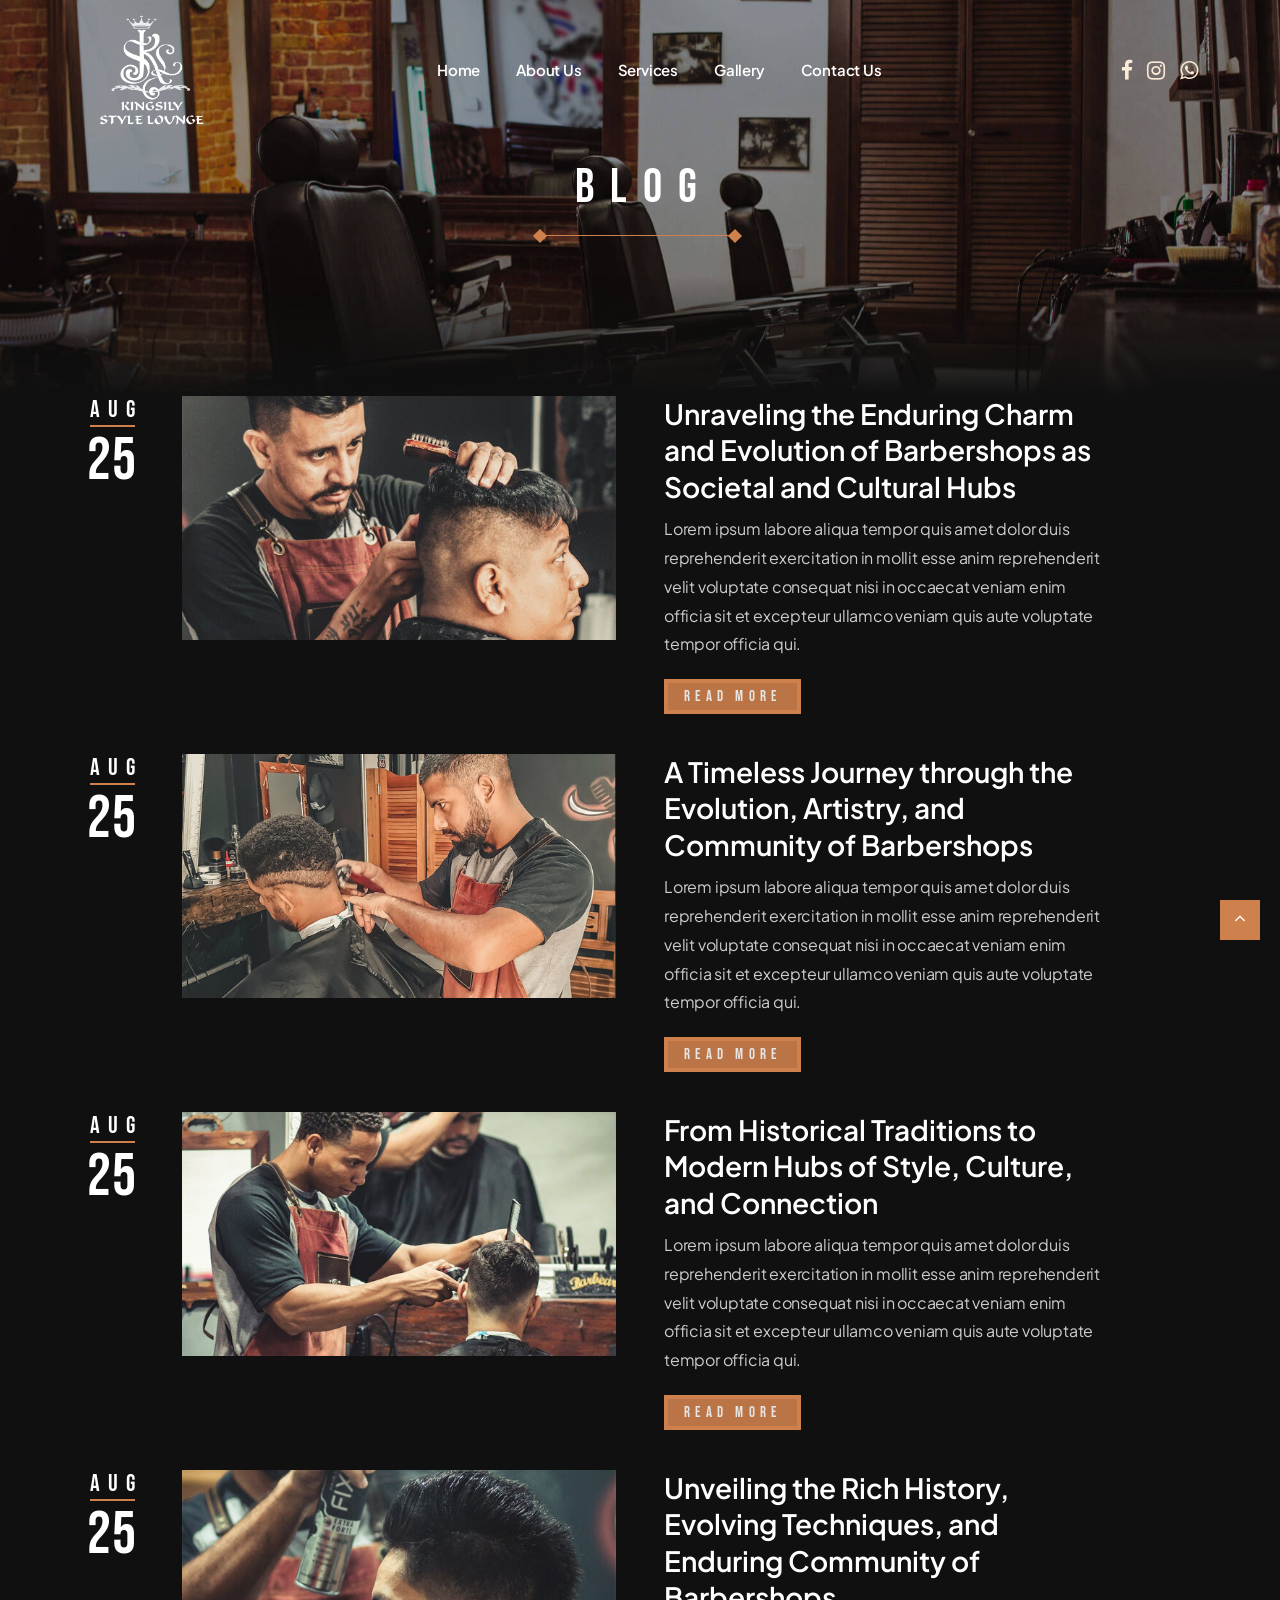
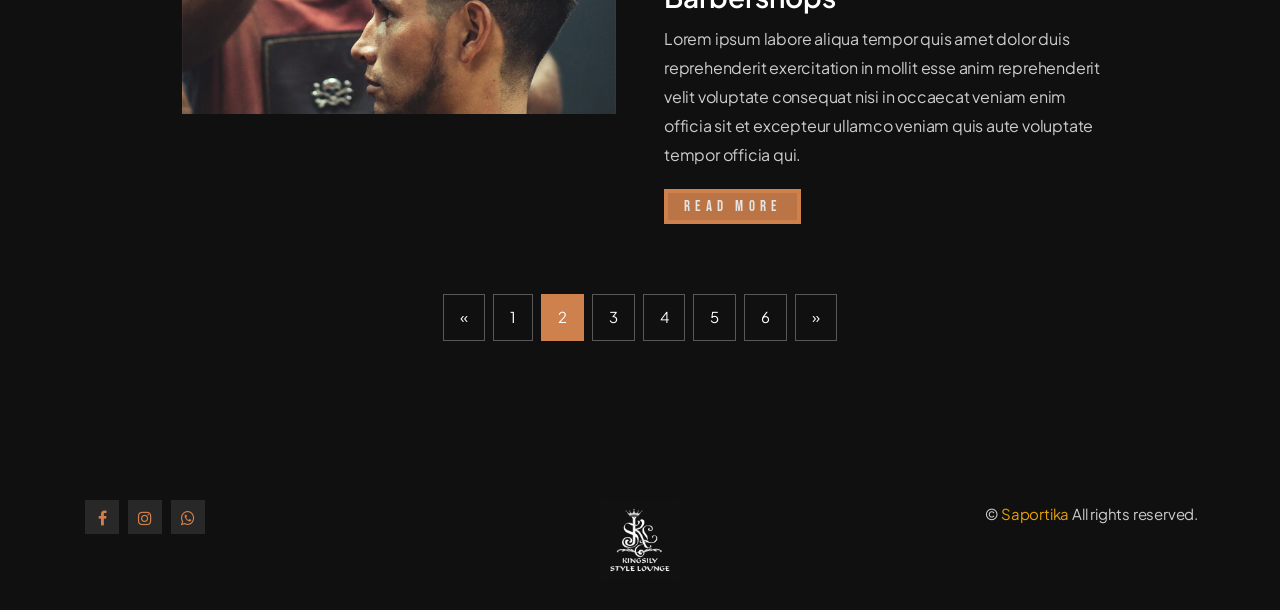
<file: blog.html>
<!DOCTYPE html>
<html lang="zxx">

<head>
    <title>Kingsily Style Lounge</title>
    <link rel="icon" href="images/icon.png" type="image/gif" sizes="16x16">
    <meta content="text/html;charset=utf-8" http-equiv="Content-Type">
    <meta content="width=device-width, initial-scale=1.0" name="viewport" >
    <meta content="Kingsily Style Lounge" name="description" >
    <meta content="" name="keywords" >
    <meta content="" name="author" >
    <!-- CSS Files
    ================================================== -->
    <link href="css/bootstrap.min.css" rel="stylesheet" type="text/css" id="bootstrap">
    <link href="css/mdb.min.css" rel="stylesheet" type="text/css" id="mdb" >
    <link href="css/plugins.css" rel="stylesheet" type="text/css" >
    <link href="css/style.css" rel="stylesheet" type="text/css" >
    <link href="css/coloring.css" rel="stylesheet" type="text/css" >
    <!-- color scheme -->
    <link id="colors" href="css/colors/scheme-01.css" rel="stylesheet" type="text/css" >
</head>

<body class="dark-scheme">
    <div id="wrapper">
        
        <!-- page preloader begin -->
        <div id="de-loader"></div>
        <!-- page preloader close -->

        <!-- header begin -->
        <header class="transparent">            
            <div class="container">
                <div class="row">
                    <div class="col-md-12">
                        <div class="de-flex sm-pt10">
                            <div class="de-flex-col">
                                <div class="de-flex-col">
                                    <!-- logo begin -->
                                    <div id="logo">
                                        <div id="logo">
                                        <a href="index.html">
                                            <img class="logo-main" src="images/logo.png" alt="" style="max-width: 140px;">
                                            <img class="logo-mobile" src="images/logo.png" alt="" style="max-width: 90px;">
                                        </a>
                                    </div>
                                    </div>
                                    <!-- logo close -->
                                </div>
                            </div>
                            <div class="de-flex-col header-col-mid">
                                <ul id="mainmenu">
                                    <li><a class="menu-item" href="index.html">Home</a></li>
                                    <li><a class="menu-item" href="about.html">About Us</a></li>
                                    <li><a class="menu-item" href="services.html">Services</a></li>
                                    <li><a class="menu-item" href="gallery.html">Gallery</a></li>
                                    <li><a class="menu-item" href="contact.html">Contact Us</a></li>
                                </ul>
                            </div>
                            <div class="de-flex-col">
                                <div class="menu_side_area d-flex align-items-center justify-content-center" style="gap: 15px;">
                                    <a href="https://www.facebook.com/p/Kingsily-Style-Lounge-100063586610848/" target="_blank" class="social-icon-header" style="color: antiquewhite;"><i class="fa fa-facebook fa-lg"></i></a>
                                    <a href="https://www.instagram.com/kingsily_ksl/?hl=en" target="_blank" class="social-icon-header" style="color: antiquewhite;"><i class="fa fa-instagram fa-lg"></i></a>
                                    <a href="https://wa.link/ezz4oo" target="_blank" class="social-icon-header" style="color: antiquewhite;"><i class="fa fa-whatsapp fa-lg"></i></a>
                                    <span id="menu-btn"></span>
                                </div>
                            </div>
                        </div>
                    </div>
                </div>
            </div>
        </header>
        <!-- header close -->
        <!-- content begin -->
        <div class="no-bottom no-top" id="content">
            <div id="top"></div>
            <!-- section begin -->
            <section id="subheader" class="jarallax">
                <img src="images/background/4.jpg" class="jarallax-img" alt="">
                <div class="container">
                    <div class="row">
                        <div class="col-lg-6 offset-lg-3 text-center">
                            <h1>Blog</h1>
                            <div class="de-separator"></div>
                        </div>
                    </div>
                </div>
                <div class="de-gradient-edge-bottom"></div>
            </section>
            <!-- section close -->

            <section id="section-content" class="no-top" aria-label="section">
                <div class="container">
                    <div class="row">
                        <div class="col-lg-12">
                            <div class="de-blog-c1">
                                <div class="row gx-5">
                                    <div class="col-lg-6">
                                        <div class="d-date">
                                            <div class="d-month">
                                                Aug
                                            </div>
                                            <div class="d-day">
                                                25
                                            </div>
                                        </div>
                                        <div class="d-image">
                                            <img src="images/blog/1.jpg" class="" alt="">
                                        </div>
                                    </div>

                                    <div class="col-lg-5">
                                        <h4>Unraveling the Enduring Charm and Evolution of Barbershops as Societal and Cultural Hubs</h4>
                                        <p>Lorem ipsum labore aliqua tempor quis amet dolor duis reprehenderit exercitation in mollit esse anim reprehenderit velit voluptate consequat nisi in occaecat veniam enim officia sit et excepteur ullamco veniam quis aute voluptate tempor officia qui.</p>
                                        <a class="btn-main" href="blog-single.html">Read More</a>
                                    </div>
                                </div>
                            </div>

                            <div class="de-blog-c1">
                                <div class="row gx-5">
                                    <div class="col-lg-6">
                                        <div class="d-date">
                                            <div class="d-month">
                                                Aug
                                            </div>
                                            <div class="d-day">
                                                25
                                            </div>
                                        </div>
                                        <div class="d-image">
                                            <img src="images/blog/2.jpg" class="" alt="">
                                        </div>
                                    </div>

                                    <div class="col-lg-5">
                                        <h4> A Timeless Journey through the Evolution, Artistry, and Community of Barbershops</h4>
                                        <p>Lorem ipsum labore aliqua tempor quis amet dolor duis reprehenderit exercitation in mollit esse anim reprehenderit velit voluptate consequat nisi in occaecat veniam enim officia sit et excepteur ullamco veniam quis aute voluptate tempor officia qui.</p>
                                        <a class="btn-main" href="blog-single.html">Read More</a>
                                    </div>
                                </div>
                            </div>

                            <div class="de-blog-c1">
                                <div class="row gx-5">
                                    <div class="col-lg-6">
                                        <div class="d-date">
                                            <div class="d-month">
                                                Aug
                                            </div>
                                            <div class="d-day">
                                                25
                                            </div>
                                        </div>
                                        <div class="d-image">
                                            <img src="images/blog/3.jpg" class="" alt="">
                                        </div>
                                    </div>

                                    <div class="col-lg-5">
                                        <h4>From Historical Traditions to Modern Hubs of Style, Culture, and Connection</h4>
                                        <p>Lorem ipsum labore aliqua tempor quis amet dolor duis reprehenderit exercitation in mollit esse anim reprehenderit velit voluptate consequat nisi in occaecat veniam enim officia sit et excepteur ullamco veniam quis aute voluptate tempor officia qui.</p>
                                        <a class="btn-main" href="blog-single.html">Read More</a>
                                    </div>
                                </div>
                            </div>

                            <div class="de-blog-c1">
                                <div class="row gx-5">
                                    <div class="col-lg-6">
                                        <div class="d-date">
                                            <div class="d-month">
                                                Aug
                                            </div>
                                            <div class="d-day">
                                                25
                                            </div>
                                        </div>
                                        <div class="d-image">
                                            <img src="images/blog/4.jpg" class="" alt="">
                                        </div>
                                    </div>

                                    <div class="col-lg-5">
                                        <h4>Unveiling the Rich History, Evolving Techniques, and Enduring Community of Barbershops</h4>
                                        <p>Lorem ipsum labore aliqua tempor quis amet dolor duis reprehenderit exercitation in mollit esse anim reprehenderit velit voluptate consequat nisi in occaecat veniam enim officia sit et excepteur ullamco veniam quis aute voluptate tempor officia qui.</p>
                                        <a class="btn-main" href="blog-single.html">Read More</a>
                                    </div>
                                </div>
                            </div>

                        </div>                       
                        

                        <div class="spacer-single"></div>
                                
                        <div class="col-lg-12 text-center">
                            <div class="pagination">
                                <a href="#">&laquo;</a>
                                <a href="#">1</a>
                                <a href="#" class="active">2</a>
                                <a href="#">3</a>
                                <a href="#">4</a>
                                <a href="#">5</a>
                                <a href="#">6</a>
                                <a href="#">&raquo;</a>
                            </div>
                        </div>
                        
                    </div>
                </div>
            </section>
        </div>
        <!-- content close -->
        <a href="#" id="back-to-top"></a>
        <!-- footer begin -->
        <footer>
            <div class="container">
                <div class="row g-4">
                    
                    <div class="col-lg-4 text-lg-start text-center">
                        <div class="social-icons">
                            <a href="https://www.facebook.com/p/Kingsily-Style-Lounge-100063586610848/" target="_blank"><i class="fa fa-facebook fa-lg"></i></a>
                            <a href="https://www.instagram.com/kingsily_ksl/?hl=en" target="_blank"><i class="fa fa-instagram fa-lg"></i></a>
                            <a href="https://wa.link/ezz4oo" target="_blank"><i class="fa fa-whatsapp fa-lg"></i></a>
                        </div>
                    </div>
                    <div class="col-lg-4 text-lg-center text-center">
                        <img src="images/logo.png" class="" alt="" style="max-width: 80px;">
                    </div>
                    <div class="col-lg-4 text-lg-end text-center">
                        © <a href="https://saportika.in" style="color: #E6A002">Saportika</a> All rights reserved.
                    </div>
                </div>
            </div>
        </footer>
        <!-- footer close -->
    </div>
    
    <!-- Javascript Files
    ================================================== -->
    <script src="js/plugins.js"></script>
    <script src="js/designesia.js"></script>
</body>

</html>
</file>
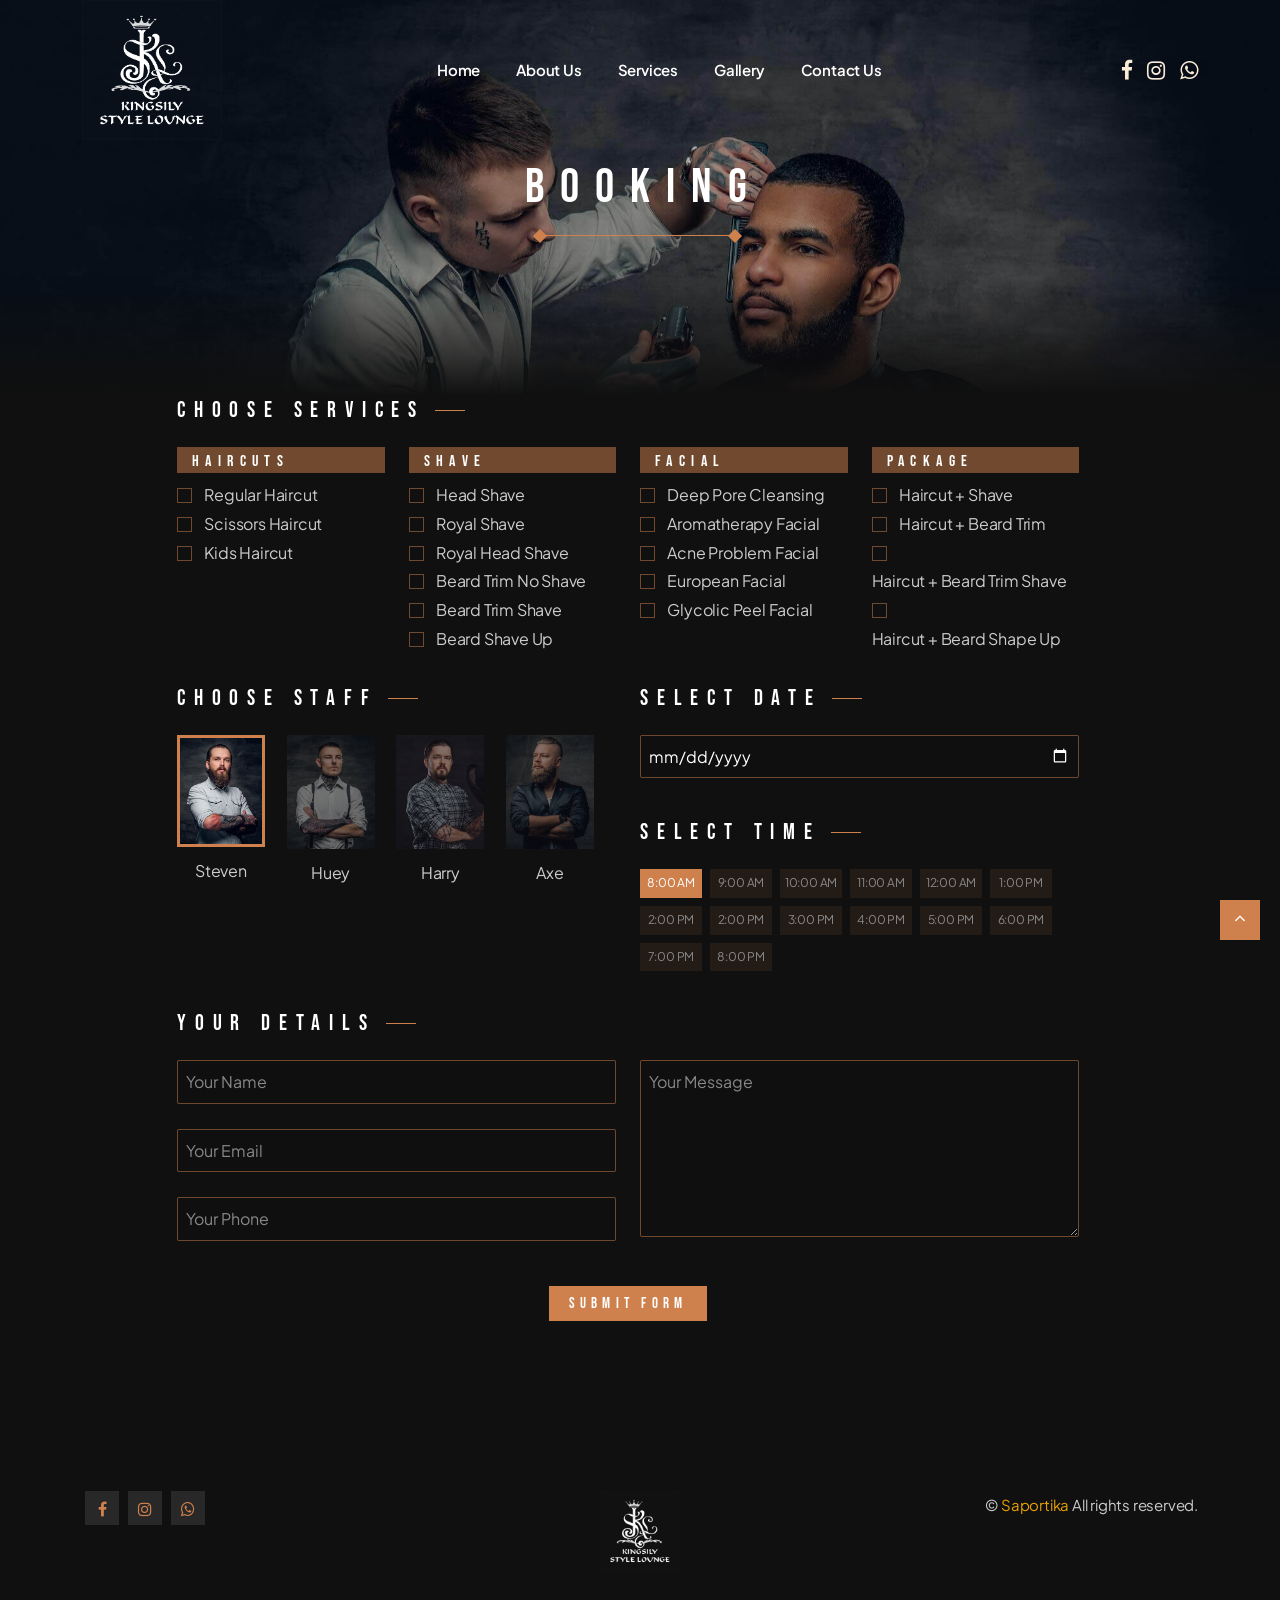
<file: book.html>
<!DOCTYPE html>
<html lang="zxx">

<head>
    <title>Kingsily Style Lounge</title>
    <link rel="icon" href="images/icon.png" type="image/gif" sizes="16x16">
    <meta content="text/html;charset=utf-8" http-equiv="Content-Type">
    <meta content="width=device-width, initial-scale=1.0" name="viewport" >
    <meta content="Kingsily Style Lounge" name="description" >
    <meta content="" name="keywords" >
    <meta content="" name="author" >
    <!-- CSS Files
    ================================================== -->
    <link href="css/bootstrap.min.css" rel="stylesheet" type="text/css" id="bootstrap">
    <link href="css/mdb.min.css" rel="stylesheet" type="text/css" id="mdb" >
    <link href="css/plugins.css" rel="stylesheet" type="text/css" >
    <link href="css/style.css" rel="stylesheet" type="text/css" >
    <link href="css/coloring.css" rel="stylesheet" type="text/css" >
    <!-- color scheme -->
    <link id="colors" href="css/colors/scheme-01.css" rel="stylesheet" type="text/css" >
</head>

<body class="dark-scheme">
    <div id="wrapper">
        
        <!-- page preloader begin -->
        <div id="de-loader"></div>
        <!-- page preloader close -->

        <!-- header begin -->
        <header class="transparent">            
            <div class="container">
                <div class="row">
                    <div class="col-md-12">
                        <div class="de-flex sm-pt10">
                            <div class="de-flex-col">
                                <div class="de-flex-col">
                                    <!-- logo begin -->
                                    <div id="logo">
                                        <div id="logo">
                                        <a href="index.html">
                                            <img class="logo-main" src="images/logo.png" alt="" style="max-width: 140px;">
                                            <img class="logo-mobile" src="images/logo.png" alt="" style="max-width: 90px;">
                                        </a>
                                    </div>
                                    </div>
                                    <!-- logo close -->
                                </div>
                            </div>
                            <div class="de-flex-col header-col-mid">
                                <ul id="mainmenu">
                                    <li><a class="menu-item" href="index.html">Home</a></li>
                                    <li><a class="menu-item" href="about.html">About Us</a></li>
                                    <li><a class="menu-item" href="services.html">Services</a></li>
                                    <li><a class="menu-item" href="gallery.html">Gallery</a></li>
                                    <li><a class="menu-item" href="contact.html">Contact Us</a></li>
                                </ul>
                            </div>
                            <div class="de-flex-col">
                                <div class="menu_side_area d-flex align-items-center justify-content-center" style="gap: 15px;">
                                    <a href="https://www.facebook.com/p/Kingsily-Style-Lounge-100063586610848/" target="_blank" class="social-icon-header" style="color: antiquewhite;"><i class="fa fa-facebook fa-lg"></i></a>
                                    <a href="https://www.instagram.com/kingsily_ksl/?hl=en" target="_blank" class="social-icon-header" style="color: antiquewhite;"><i class="fa fa-instagram fa-lg"></i></a>
                                    <a href="https://wa.link/ezz4oo" target="_blank" class="social-icon-header" style="color: antiquewhite;"><i class="fa fa-whatsapp fa-lg"></i></a>
                                    <span id="menu-btn"></span>
                                </div>
                            </div>
                        </div>
                    </div>
                </div>
            </div>
        </header>
        <!-- header close -->
        <!-- content begin -->
        <div class="no-bottom no-top" id="content">
            <div id="top"></div>
            <!-- section begin -->
            <section id="subheader" class="jarallax">
                <img src="images/background/6.jpg" class="jarallax-img" alt="">
                <div class="container">
                    <div class="row">
                        <div class="col-lg-6 offset-lg-3 text-center">
                            <h1>Booking</h1>
                            <div class="de-separator"></div>
                        </div>
                    </div>
                </div>
                <div class="de-gradient-edge-bottom"></div>
            </section>
            <!-- section close -->

            <section id="section-form" class="no-top">
                    <div class="container">
                    <div class="row">

                        <div class="col-md-10 offset-md-1">
                            <form name="contactForm" id='contact_form' class="form-border" method="post">
                                <div id="step-1" class="row">
                                    <h3 class="s2">Choose Services</h3>

                                    <div class="row">
                                        <div class="col-xl-3 col-lg-6">
                                            <div class="sc-group">
                                                <h5>Haircuts</h5>
                                                <div class="form-group">
                                                  <input type="checkbox" name="Services Haircuts" id="s_a1" value="Regular Haircut">
                                                  <label for="s_a1">Regular Haircut</label>
                                                </div>
                                                <div class="form-group">
                                                  <input type="checkbox" name="Services Haircuts" id="s_a2" value="Scissors Haircut">
                                                  <label for="s_a2">Scissors Haircut</label>
                                                </div>
                                                <div class="form-group">
                                                  <input type="checkbox" name="Services Haircuts" id="s_a3" value="Kids Haircut">
                                                  <label for="s_a3">Kids Haircut</label>
                                                </div>
                                            </div>
                                        </div>

                                        <div class="col-xl-3 col-lg-6">
                                            <div class="sc-group">
                                                <h5>Shave</h5>
                                                <div class="form-group">
                                                  <input type="checkbox" name="Services Shave" id="s_b1" value="Head Shave">
                                                  <label for="s_b1">Head Shave</label>
                                                </div>
                                                <div class="form-group">
                                                  <input type="checkbox" name="Services Shave" id="s_b2" value="Royal Shave">
                                                  <label for="s_b2">Royal Shave</label>
                                                </div>
                                                <div class="form-group">
                                                  <input type="checkbox" name="Services Shave" id="s_b3" value="Royal Head Shave">
                                                  <label for="s_b3">Royal Head Shave</label>
                                                </div>
                                                <div class="form-group">
                                                  <input type="checkbox" name="Services Shave" id="s_b4" value="Beard Trim No Shave">
                                                  <label for="s_b4">Beard Trim No Shave</label>
                                                </div>
                                                <div class="form-group">
                                                  <input type="checkbox" name="Services Shave" id="s_b5" value="Beard Trim Shave">
                                                  <label for="s_b5">Beard Trim Shave</label>
                                                </div>
                                                <div class="form-group">
                                                  <input type="checkbox" name="Services" id="s_b6" value="Beard Shave Up">
                                                  <label for="s_b6">Beard Shave Up</label>
                                                </div>
                                            </div>
                                        </div>

                                        <div class="col-xl-3 col-lg-6">
                                            <div class="sc-group">
                                                <h5>Facial</h5>
                                                <div class="form-group">
                                                  <input type="checkbox" name="Services Facial" id="s_c1" value="Deep Pore Cleansing">
                                                  <label for="s_c1">Deep Pore Cleansing</label>
                                                </div>
                                                <div class="form-group">
                                                  <input type="checkbox" name="Services Facial" id="s_c2" value="Aromatherapy Facial">
                                                  <label for="s_c2">Aromatherapy Facial</label>
                                                </div>
                                                <div class="form-group">
                                                  <input type="checkbox" name="Services Facial" id="s_c3" value="Acne Problem Facial">
                                                  <label for="s_c3">Acne Problem Facial</label>
                                                </div>
                                                <div class="form-group">
                                                  <input type="checkbox" name="Services Facial" id="s_c4" value="European Facial">
                                                  <label for="s_c4">European Facial</label>
                                                </div>
                                                <div class="form-group">
                                                  <input type="checkbox" name="Services Facial" id="s_c5" value="Glycolic Peel Facial">
                                                  <label for="s_c5">Glycolic Peel Facial</label>
                                                </div>
                                            </div>
                                        </div>

                                        <div class="col-xl-3 col-lg-6">
                                            <div class="sc-group">
                                                <h5>Package</h5>
                                                <div class="form-group">
                                                  <input type="checkbox" name="Services Package" id="s_d1" value="Haircut + Shave">
                                                  <label for="s_d1">Haircut + Shave</label>
                                                </div>
                                                <div class="form-group">
                                                  <input type="checkbox" name="Services Package" id="s_d2" value="Haircut + Beard Trim">
                                                  <label for="s_d2">Haircut + Beard Trim</label>
                                                </div>
                                                <div class="form-group">
                                                  <input type="checkbox" name="Services Package" id="s_d3" value="Haircut + Beard Trim Shave">
                                                  <label for="s_d3">Haircut + Beard Trim Shave</label>
                                                </div>
                                                <div class="form-group">
                                                  <input type="checkbox" name="Services Package" id="s_d4" value="Haircut + Beard Shape Up">
                                                  <label for="s_d4">Haircut + Beard Shape Up</label>
                                                </div>
                                            </div>
                                        </div>

                                    </div>

                                    <div class="spacer-single"></div>

                                    <!-- step 2 -->

                                    <div class="row">
                                        <div class="col-lg-6 mb-sm-30">
                                            <h3 class="s2">Choose Staff</h3>

                                            <div class="de_form de_radio">
                                                <div class="radio-img">
                                                    <input id="radio-1a" name="Staff" type="radio" value="Steven" checked="checked">
                                                    <label for="radio-1a"><img src="images/team/1.jpg" alt="">Steven</label>
                                                </div>

                                                <div class="radio-img">
                                                    <input id="radio-1b" name="Staff" type="radio" value="Huey">
                                                    <label for="radio-1b"><img src="images/team/2.jpg" alt="">Huey</label>
                                                </div>

                                                <div class="radio-img">
                                                    <input id="radio-1c" name="Staff" type="radio" value="Harry">
                                                    <label for="radio-1c"><img src="images/team/3.jpg" alt="">Harry</label>
                                                </div>

                                                <div class="radio-img">
                                                    <input id="radio-1d" name="Staff" type="radio" value="Axe">
                                                    <label for="radio-1d"><img src="images/team/4.jpg" alt="">Axe</label>
                                                </div>
                                            </div>
                                        </div>

                                        <div class="col-lg-6">
                                            <h3 class="s2">Select Date</h3>
                                            <input type="date" name="date" id="date" class="form-control" min="1997-01-01" required />
                                            <div class="spacer-single"></div>
                                            <h3 class="s2">Select Time</h3>
                                            <div class="custom_radio">
                                              <div class="radio-opt">
                                                  <input type="radio" id="choose_8AM" value="8:00 AM" name="select_time" checked><label for="choose_8AM">8:00 AM</label>
                                              </div>
                                              <div class="radio-opt">
                                                  <input type="radio" id="choose_9AM" value="9:00 AM" name="select_time"><label for="choose_9AM">9:00 AM</label>
                                              </div>
                                              <div class="radio-opt">
                                                  <input type="radio" id="choose_10AM" value="10:00 AM" name="select_time"><label for="choose_10AM">10:00 AM</label>
                                              </div>
                                              <div class="radio-opt">
                                                  <input type="radio" id="choose_11AM" value="11:00 AM" name="select_time"><label for="choose_11AM">11:00 AM</label>
                                              </div>
                                              <div class="radio-opt">
                                                  <input type="radio" id="choose_12AM" value="12:00 AM" name="select_time"><label for="choose_12AM">12:00 AM</label>
                                              </div>
                                              <div class="radio-opt">
                                                  <input type="radio" id="choose_1PM" value="1:00 PM" name="select_time"><label for="choose_1PM">1:00 PM</label>
                                              </div>
                                              <div class="radio-opt">
                                                  <input type="radio" id="choose_2PM" value="2:00 PM" name="select_time"><label for="choose_2PM">2:00 PM</label>
                                              </div>
                                              <div class="radio-opt">
                                                  <input type="radio" id="choose_3PM" value="2:00 PM" name="select_time"><label for="choose_3PM">2:00 PM</label>
                                              </div>
                                              <div class="radio-opt">
                                                  <input type="radio" id="choose_4PM" value="3:00 PM" name="select_time"><label for="choose_4PM">3:00 PM</label>
                                              </div>
                                              <div class="radio-opt">
                                                  <input type="radio" id="choose_5PM" value="4:00 PM" name="select_time"><label for="choose_5PM">4:00 PM</label>
                                              </div>
                                              <div class="radio-opt">
                                                  <input type="radio" id="choose_6PM" value="5:00 PM" name="select_time"><label for="choose_6PM">5:00 PM</label>
                                              </div>
                                              <div class="radio-opt">
                                                  <input type="radio" id="choose_7PM" value="6:00 PM" name="select_time"><label for="choose_7PM">6:00 PM</label>
                                              </div>
                                              <div class="radio-opt">
                                                  <input type="radio" id="choose_8PM" value="7:00 PM" name="select_time"><label for="choose_8PM">7:00 PM</label>
                                              </div>
                                              <div class="radio-opt">
                                                  <input type="radio" id="choose_9PM" value="8:00 PM" name="select_time"><label for="choose_9PM">8:00 PM</label>
                                              </div>
                                            </div>
                                        </div>
                                    </div>

                                    <div class="spacer-single"></div>

                                    <div class="row">
                                        <h3 class="s2">Your details</h3>


                                        <div class="col-lg-6">
                                            <div id='name_error' class='error'>Please enter your name.</div>
                                            <div class="mb25">
                                                <input type='text' name='Name' id='name' class="form-control" placeholder="Your Name" required>
                                            </div>

                                            <div id='email_error' class='error'>Please enter your valid E-mail ID.</div>
                                            <div class="mb25">
                                                <input type='email' name='Email' id='email' class="form-control" placeholder="Your Email" required>
                                            </div>

                                            <div id='phone_error' class='error'>Please enter your phone number.</div>
                                            <div class="mb25">
                                                <input type='text' name='phone' id='phone' class="form-control" placeholder="Your Phone" required>
                                            </div>
                                        </div>
                                        <div class="col-lg-6">
                                            <div id='message_error' class='error'>Please enter your message.</div>
                                            <div>
                                                <textarea name='message' id='message' class="form-control" placeholder="Your Message"></textarea>
                                            </div>
                                        </div>

                                        <div class="col-lg-12 text-center">
                                            <div class="g-recaptcha" data-sitekey="6LdW03QgAAAAAJko8aINFd1eJUdHlpvT4vNKakj6" align="center"></div>
                                            <p id='submit' class="mt20">
                                                <input type='submit' id='send_message' value='Submit Form' class="btn-main">
                                            </p>
                                        </div>
                                    </div>

                                </div>
                                
                            </form>

                            <div id="success_message" class='success'>
                                Your message has been sent successfully. Refresh this page if you want to send more messages.
                            </div>
                            <div id="error_message" class='error'>
                                Sorry there was an error sending your form.
                            </div>

                        </div>

                    </div>
                </div>
            </section>
            
            
            
        </div>
        <!-- content close -->
        <a href="#" id="back-to-top"></a>
        <!-- footer begin -->
        <footer>
            <div class="container">
                <div class="row g-4">
                    
                    <div class="col-lg-4 text-lg-start text-center">
                        <div class="social-icons">
                            <a href="https://www.facebook.com/p/Kingsily-Style-Lounge-100063586610848/" target="_blank"><i class="fa fa-facebook fa-lg"></i></a>
                            <a href="https://www.instagram.com/kingsily_ksl/?hl=en" target="_blank"><i class="fa fa-instagram fa-lg"></i></a>
                            <a href="https://wa.link/ezz4oo" target="_blank"><i class="fa fa-whatsapp fa-lg"></i></a>
                        </div>
                    </div>
                    <div class="col-lg-4 text-lg-center text-center">
                        <img src="images/logo.png" class="" alt="" style="max-width: 80px;">
                    </div>
                    <div class="col-lg-4 text-lg-end text-center">
                        © <a href="https://saportika.in" style="color: #E6A002">Saportika</a> All rights reserved.
                    </div>
                </div>
            </div>
        </footer>
        <!-- footer close -->
    </div>
    
    <!-- Javascript Files
    ================================================== -->
    <script src="js/plugins.js"></script>
    <script src="js/designesia.js"></script>
    <script src='https://www.google.com/recaptcha/api.js' async defer></script>
    <script src="form.js"></script>

    <script type="text/javascript">     
        jQuery(function($){     
            $( '.g-recaptcha' ).attr( 'data-theme', 'dark' );     
        });     
    </script>

</body>

</html>
</file>
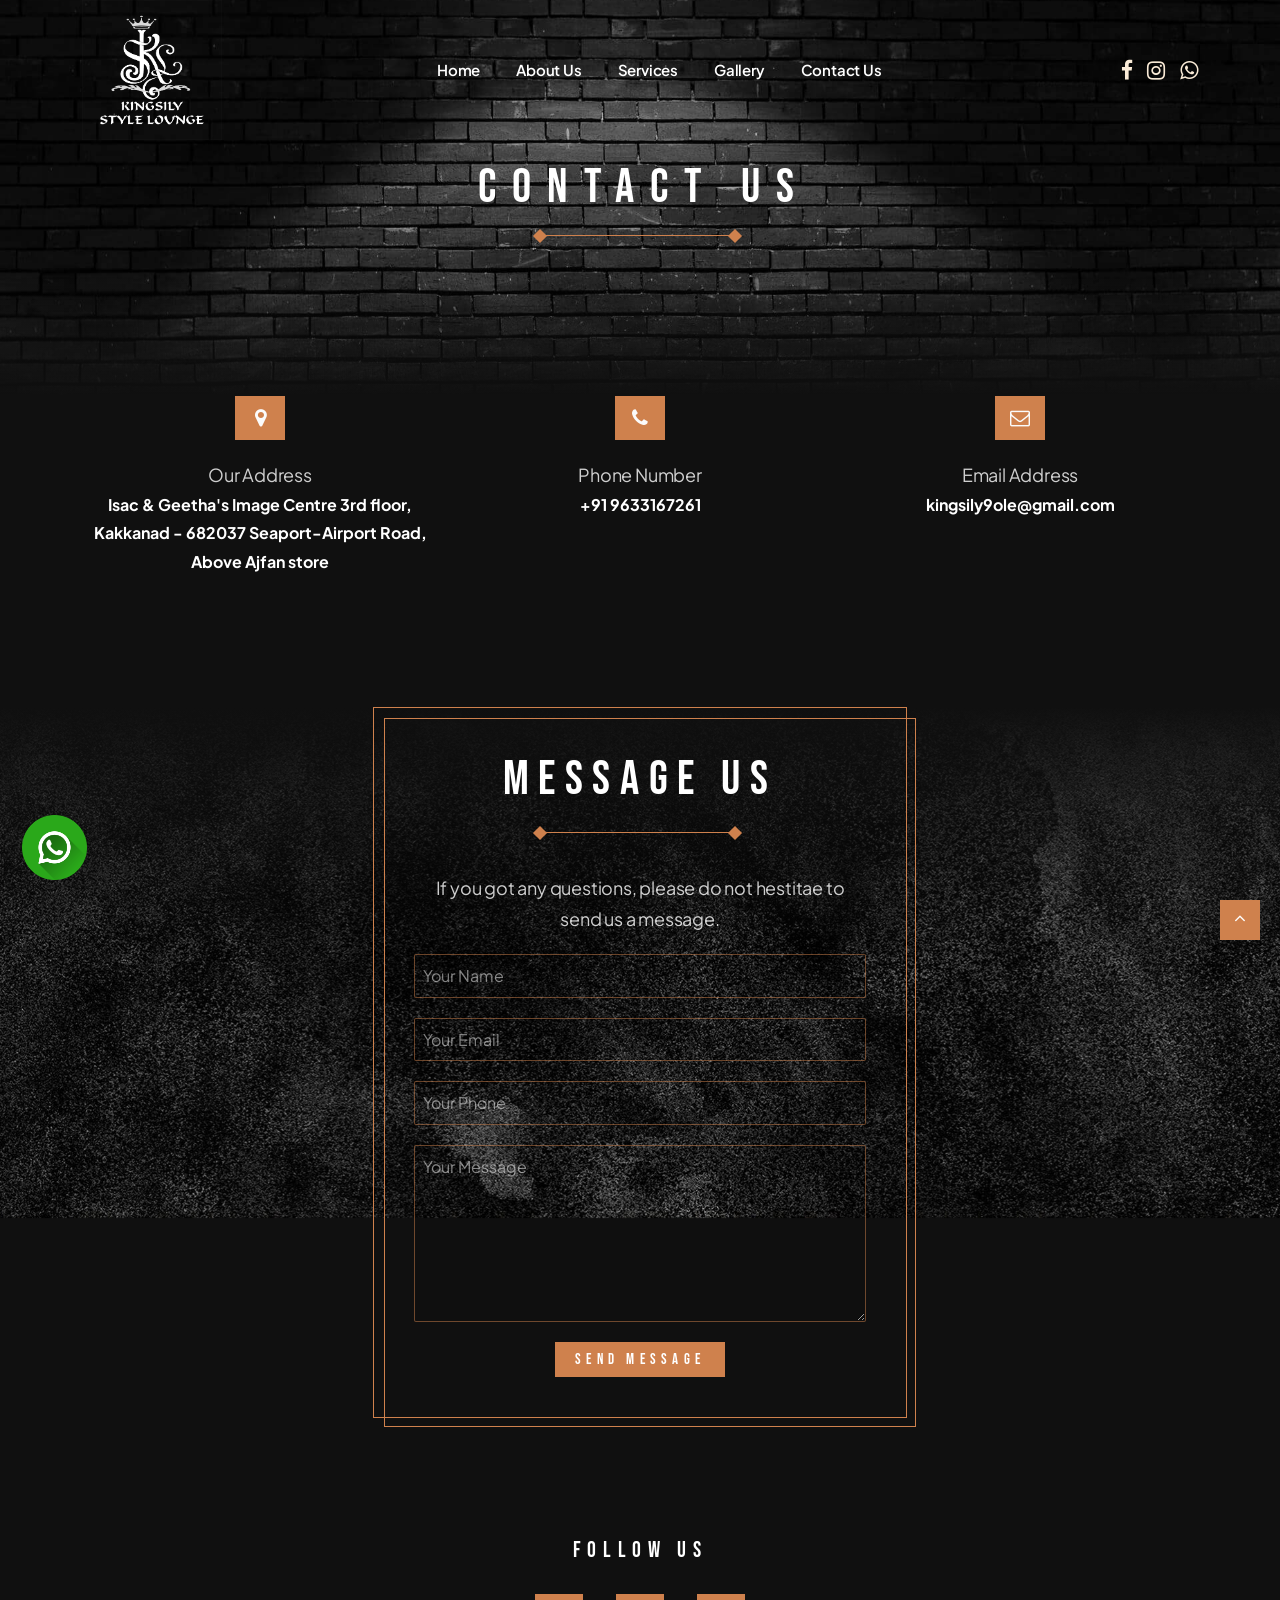
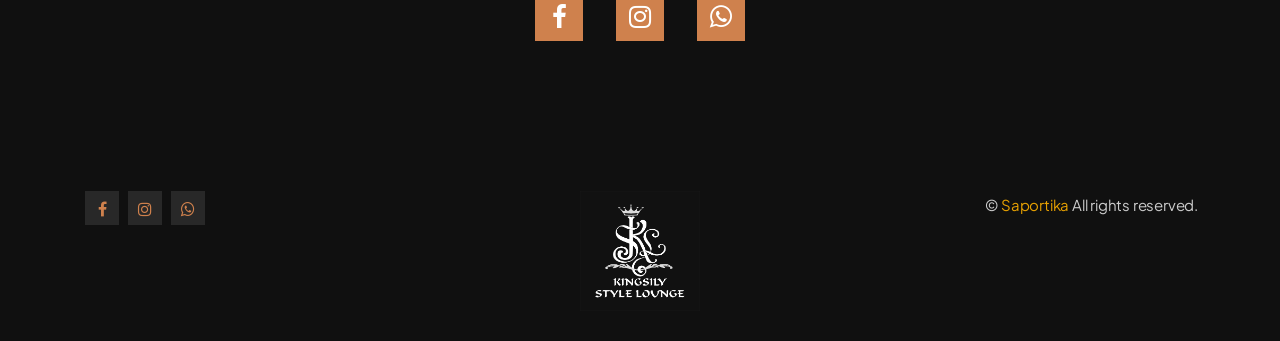
<file: contact.html>
<!DOCTYPE html>
<html lang="zxx">

<head>
    <title>Kingsily Style Lounge</title>
    <link rel="icon" href="images/icon.png" type="image/gif" sizes="16x16">
    <meta content="text/html;charset=utf-8" http-equiv="Content-Type">
    <meta content="width=device-width, initial-scale=1.0" name="viewport" >
    <meta content="Kingsily Style Lounge" name="description" >
    <meta content="" name="keywords" >
    <meta content="" name="author" >
    <!-- CSS Files
    ================================================== -->
    <link href="css/bootstrap.min.css" rel="stylesheet" type="text/css" id="bootstrap">
    <link href="css/mdb.min.css" rel="stylesheet" type="text/css" id="mdb" >
    <link href="css/plugins.css" rel="stylesheet" type="text/css" >
    <link href="css/style.css" rel="stylesheet" type="text/css" >
    <link href="css/coloring.css" rel="stylesheet" type="text/css" >
    <!-- color scheme -->
    <link id="colors" href="css/colors/scheme-01.css" rel="stylesheet" type="text/css" >
</head>

<body class="dark-scheme">
    <div id="wrapper">
        
        <!-- page preloader begin -->
        <div id="de-loader"></div>
        <!-- page preloader close -->

        <!-- header begin -->
        <header class="transparent">            
            <div class="container">
                <div class="row">
                    <div class="col-md-12">
                        <div class="de-flex sm-pt10">
                            <div class="de-flex-col">
                                <div class="de-flex-col">
                                    <!-- logo begin -->
                                    <div id="logo">
                                        <div id="logo">
                                        <a href="index.html">
                                            <img class="logo-main" src="images/logo.png" alt="" style="max-width: 140px;">
                                            <img class="logo-mobile" src="images/logo.png" alt="" style="max-width: 90px;">
                                        </a>
                                    </div>
                                    </div>
                                    <!-- logo close -->
                                </div>
                            </div>
                            <div class="de-flex-col header-col-mid">
                                <ul id="mainmenu">
                                    <li><a class="menu-item" href="index.html">Home</a></li>
                                    <li><a class="menu-item" href="about.html">About Us</a></li>
                                    <li><a class="menu-item" href="services.html">Services</a></li>
                                    <li><a class="menu-item" href="gallery.html">Gallery</a></li>
                                    <li><a class="menu-item" href="contact.html">Contact Us</a></li>
                                </ul>
                            </div>
                            <div class="de-flex-col">
                                <div class="menu_side_area d-flex align-items-center justify-content-center" style="gap: 15px;">
                                    <a href="https://www.facebook.com/p/Kingsily-Style-Lounge-100063586610848/" target="_blank" class="social-icon-header" style="color: antiquewhite;"><i class="fa fa-facebook fa-lg"></i></a>
                                    <a href="https://www.instagram.com/kingsily_ksl/?hl=en" target="_blank" class="social-icon-header" style="color: antiquewhite;"><i class="fa fa-instagram fa-lg"></i></a>
                                    <a href="https://wa.link/ezz4oo" target="_blank" class="social-icon-header" style="color: antiquewhite;"><i class="fa fa-whatsapp fa-lg"></i></a>
                                    <span id="menu-btn"></span>
                                </div>
                            </div>
                        </div>
                    </div>
                </div>
            </div>
        </header>
        <!-- header close -->
        <!-- content begin -->
        <div class="no-bottom no-top" id="content">
            <div id="top"></div>
            <!-- section begin -->
            <section id="subheader" class="jarallax">
                <img src="images/background/1.jpg" class="jarallax-img" alt="">
                <div class="container">
                    <div class="row">
                        <div class="col-lg-6 offset-lg-3 text-center">
                            <h1>Contact Us</h1>
                            <div class="de-separator"></div>
                        </div>
                    </div>
                </div>
                <div class="de-gradient-edge-bottom"></div>
            </section>
            <!-- section close -->

            <section id="section-content" class="no-top" aria-label="section">
            <div class="container">
                    <div class="row">
                        <div class="col-lg-4 col-md-4 text-center">
                            <i class="fa fa-map-marker de-icon gradient de-hover-scale text-light mb20"></i>
                            <p class="lead no-bottom">Our Address</p>
                            <h4 class="s2" style="font-size: 16px;">Isac & Geetha's Image Centre 3rd floor, Kakkanad - 682037
Seaport-Airport Road, Above Ajfan store</h4>
                           
                        </div>
                        <div class="col-lg-4 col-md-4 text-center">
                            <i class="fa fa-phone de-icon gradient de-hover-scale text-light mb20"></i>
                            <p class="lead no-bottom">Phone Number</p>
                            <h4 class="s2" style="font-size: 16px;">+91 9633167261</h4>                                                
                        </div>
                        <div class="col-lg-4 col-md-4 text-center">
                            <i class="fa fa-envelope-o de-icon gradient de-hover-scale text-light mb20"></i>
                            <p class="lead no-bottom">Email Address</p>
                            <h4 class="s2" style="font-size: 16px;">kingsily9ole@gmail.com</h4>     
                        </div>
                    </div>
                </div>
            </section>
            <section class="no-top jarallax">
                <div class="de-gradient-edge-top"></div>
                <img src="images/background/7.jpg" class="jarallax-img" alt="">
                <div class="container position-relative z1000">
                    <div class="row gx-5">

                        <div class="col-lg-6 offset-lg-3">

                            <div class="d-sch-table">
                                <h2 class="wow fadeIn text-center">Message Us</h2>
                                <div class="de-separator"></div>
                                <p class="lead text-center">
                                If you got any questions, please do not hestitae to send us a message.
                                </p>

                                <form name="contactForm" id="contact_form" class="form-border position-relative z1000" method="post" action="#">
                                    <div class="row">
                                        <div class="col-lg-12 mb10">
                                            <div class="field-set">
                                                <input type="text" name="Name" id="name" class="form-control" placeholder="Your Name" required>
                                            </div>
                                        </div>
                                        <div class="col-lg-12 mb10">
                                            <div class="field-set">
                                                <input type="text" name="Email" id="email" class="form-control" placeholder="Your Email" required>
                                            </div>
                                        </div>
                                        <div class="col-lg-12 mb10">
                                            <div class="field-set">
                                                <input type="text" name="phone" id="phone" class="form-control" placeholder="Your Phone" required>
                                            </div>
                                        </div>
                                    </div>
                                        
                                    <div class="field-set mb20">
                                        <textarea name="message" id="message" class="form-control" placeholder="Your Message" required></textarea>
                                    </div>
                                    
                                    <div class="text-center">
                                        <div align="center"></div>
                                        <div id='submit' class="mt20">
                                            <input type='submit' id='send_message' value='Send Message' class="btn-main">
                                        </div>
                                    </div>

                                    
                                </form>

                                <div class="d-deco"></div>
                            </div>
                            </div>
                    </div>
                </div>
                <div class="de-gradient-edge-bottom"></div>
            </section>
            <section aria-label="section" class="no-top sm-hide">
                <div class="container">
                    <div class="row">
                        <div class="col-lg-12 text-center">
                            <h4>Follow Us</h4>
                            <div class="spacer-20"></div>
                            <div class="social-icons big">
                                <a href="https://www.facebook.com/p/Kingsily-Style-Lounge-100063586610848/" target="_blank"><i class="fa fa-facebook fa-lg"></i></a>
                                <a href="https://www.instagram.com/kingsily_ksl/?hl=en" target="_blank"><i class="fa fa-instagram fa-lg"></i></a>
                                <a href="https://wa.link/ezz4oo" target="_blank"><i class="fa fa-whatsapp fa-lg"></i></a>
                            </div>
                        </div>
                    </div>
                </div>
            </section>
        </div>
        <!-- content close -->
        <a href="#" id="back-to-top"></a>
        <!-- footer begin -->
        <footer>
            <div class="container">
                <div class="row g-4">
                    
                    <div class="col-lg-4 text-lg-start text-center">
                        <div class="social-icons">
                            <a href="https://www.facebook.com/p/Kingsily-Style-Lounge-100063586610848/" target="_blank"><i class="fa fa-facebook fa-lg"></i></a>
                            <a href="https://www.instagram.com/kingsily_ksl/?hl=en" target="_blank"><i class="fa fa-instagram fa-lg"></i></a>
                            <a href="https://wa.link/ezz4oo" target="_blank"><i class="fa fa-whatsapp fa-lg"></i></a>
                        </div>
                    </div>
                    <div class="col-lg-4 text-lg-center text-center">
                        <img src="images/logo.png" class="" alt="" style="max-width: 120px;">
                    </div>
                    <div class="col-lg-4 text-lg-end text-center">
                        © <a href="https://saportika.in" style="color: #E6A002">Saportika</a> All rights reserved.
                    </div>
                </div>
            </div>
        </footer>
        <!-- footer close -->
    </div>

    <div class="whatsapp">
        <a href="https://wa.link/ezz4oo"><img src="images/whatsapp.png" class="whatsapp-logo" alt=""></a>
    </div>
    
    <!-- Javascript Files
    ================================================== -->
    <script src="js/plugins.js"></script>
    <script src="js/designesia.js"></script>
    <script src='https://www.google.com/recaptcha/api.js' async defer></script>
    <script src="form.js"></script>

    <script type="text/javascript">     
        jQuery(function($){     
            $( '.g-recaptcha' ).attr( 'data-theme', 'dark' );     
        });     
    </script>
    
</body>

</html>
</file>
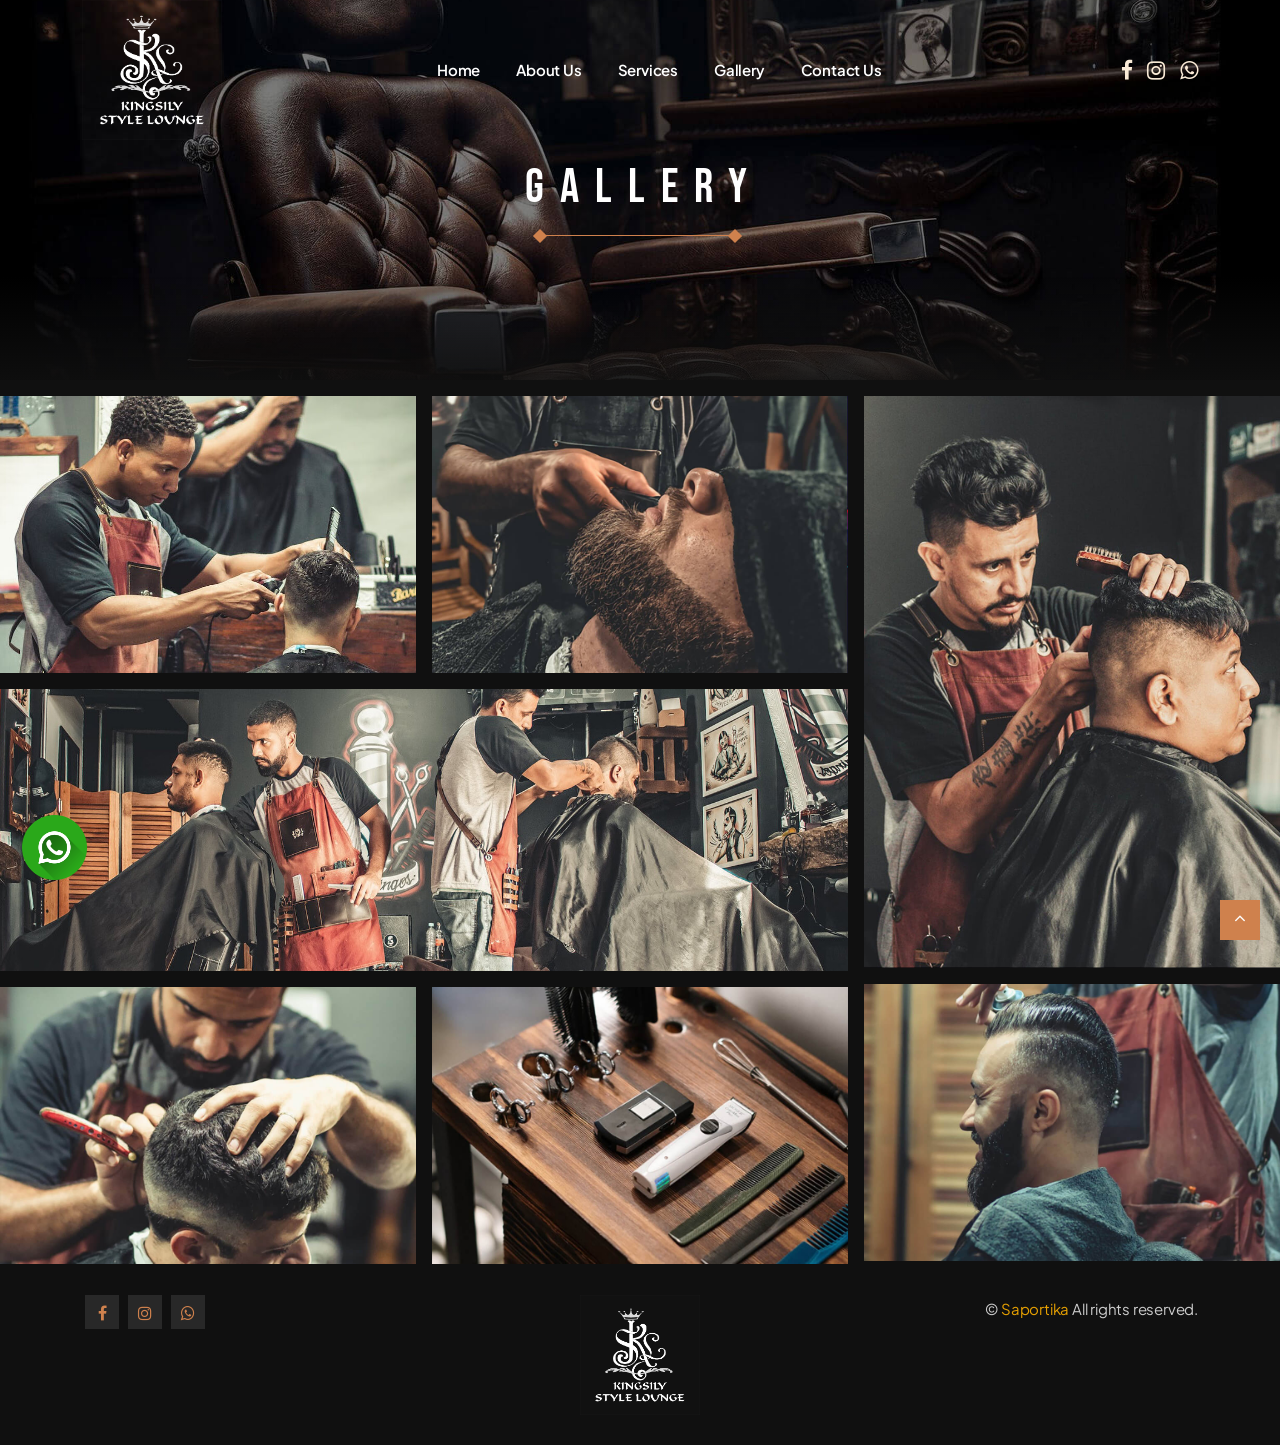
<file: gallery.html>
<!DOCTYPE html>
<html lang="zxx">

<head>
    <title>Kingsily Style Lounge</title>
    <link rel="icon" href="images/icon.png" type="image/gif" sizes="16x16">
    <meta content="text/html;charset=utf-8" http-equiv="Content-Type">
    <meta content="width=device-width, initial-scale=1.0" name="viewport" >
    <meta content="Kingsily Style Lounge" name="description" >
    <meta content="" name="keywords" >
    <meta content="" name="author" >
    <!-- CSS Files
    ================================================== -->
    <link href="css/bootstrap.min.css" rel="stylesheet" type="text/css" id="bootstrap">
    <link href="css/mdb.min.css" rel="stylesheet" type="text/css" id="mdb" >
    <link href="css/plugins.css" rel="stylesheet" type="text/css" >
    <link href="css/style.css" rel="stylesheet" type="text/css" >
    <link href="css/coloring.css" rel="stylesheet" type="text/css" >
    <!-- color scheme -->
    <link id="colors" href="css/colors/scheme-01.css" rel="stylesheet" type="text/css" >
</head>

<body class="dark-scheme">
    <div id="wrapper">
        
        <!-- page preloader begin -->
        <div id="de-loader"></div>
        <!-- page preloader close -->

        <!-- header begin -->
        <header class="transparent">            
            <div class="container">
                <div class="row">
                    <div class="col-md-12">
                        <div class="de-flex sm-pt10">
                            <div class="de-flex-col">
                                <div class="de-flex-col">
                                    <!-- logo begin -->
                                    <div id="logo">
                                        <div id="logo">
                                        <a href="index.html">
                                            <img class="logo-main" src="images/logo.png" alt="" style="max-width: 140px;">
                                            <img class="logo-mobile" src="images/logo.png" alt="" style="max-width: 90px;">
                                        </a>
                                    </div>
                                    </div>
                                    <!-- logo close -->
                                </div>
                            </div>
                            <div class="de-flex-col header-col-mid">
                                <ul id="mainmenu">
                                    <li><a class="menu-item" href="index.html">Home</a></li>
                                    <li><a class="menu-item" href="about.html">About Us</a></li>
                                    <li><a class="menu-item" href="services.html">Services</a></li>
                                    <li><a class="menu-item" href="gallery.html">Gallery</a></li>
                                    <li><a class="menu-item" href="contact.html">Contact Us</a></li>
                                </ul>
                            </div>
                            <div class="de-flex-col">
                                <div class="menu_side_area d-flex align-items-center justify-content-center" style="gap: 15px;">
                                    <a href="https://www.facebook.com/p/Kingsily-Style-Lounge-100063586610848/" target="_blank" class="social-icon-header" style="color: antiquewhite;"><i class="fa fa-facebook fa-lg"></i></a>
                                    <a href="https://www.instagram.com/kingsily_ksl/?hl=en" target="_blank" class="social-icon-header" style="color: antiquewhite;"><i class="fa fa-instagram fa-lg"></i></a>
                                    <a href="https://wa.link/ezz4oo" target="_blank" class="social-icon-header" style="color: antiquewhite;"><i class="fa fa-whatsapp fa-lg"></i></a>
                                    <span id="menu-btn"></span>
                                </div>
                            </div>
                        </div>
                    </div>
                </div>
            </div>
        </header>
        <!-- header close -->
        <!-- content begin -->
        <div class="no-bottom no-top" id="content">
            <div id="top"></div>

            <section id="subheader" class="jarallax">
                <img src="images/background/2.jpg" class="jarallax-img" alt="">
                <div class="container">
                    <div class="row">
                        <div class="col-lg-6 offset-lg-3 text-center">
                            <h1>Gallery</h1>
                            <div class="de-separator"></div>
                        </div>
                    </div>
                </div>
                <div class="de-gradient-edge-bottom"></div>
            </section>

            <section class="no-top no-bottom" aria-label="section">
                <div class="container-fluid">
                    <div id="gallery" class="row g-3">

                        <div class="col-md-4 item">
                            <div class="de-image-hover rounded">
                                <a href="images/gallery/gallery-item-1.jpg" class="image-popup">                                
                                    <span class="dih-title-wrap">
                                        <span class="dih-title">Blaxcut Barbershop</span>
                                    </span>
                                    <span class="dih-overlay"></span>
                                    <img src="images/gallery/gallery-item-1.jpg" class="lazy img-fluid" alt="">
                                </a>
                            </div>
                        </div>
                        
                        <div class="col-md-4 item">
                            <div class="de-image-hover rounded">
                                <a href="images/gallery/gallery-item-2.jpg" class="image-popup">                                
                                    <span class="dih-title-wrap">
                                        <span class="dih-title">Blaxcut Barbershop</span>
                                    </span>
                                    <span class="dih-overlay"></span>
                                    <img src="images/gallery/gallery-item-2.jpg" class="lazy img-fluid" alt="">
                                </a>
                            </div>
                        </div>
                        
                        <div class="col-md-4 item">
                            <div class="de-image-hover rounded">
                                <a href="images/gallery/gallery-item-3.jpg" class="image-popup">                                
                                    <span class="dih-title-wrap">
                                        <span class="dih-title">Blaxcut Barbershop</span>
                                    </span>
                                    <span class="dih-overlay"></span>
                                    <img src="images/gallery/gallery-item-3.jpg" class="lazy img-fluid" alt="">
                                </a>
                            </div>
                        </div>
                        
                        <div class="col-md-8 item">
                            <div class="de-image-hover rounded">
                                <a href="images/gallery/gallery-item-4.jpg" class="image-popup">                                
                                    <span class="dih-title-wrap">
                                        <span class="dih-title">Blaxcut Barbershop</span>
                                    </span>
                                    <span class="dih-overlay"></span>
                                    <img src="images/gallery/gallery-item-4.jpg" class="lazy img-fluid" alt="">
                                </a>
                            </div>
                        </div>

                        <div class="col-md-4 item">
                            <div class="de-image-hover rounded">
                                <a href="images/gallery/gallery-item-5.jpg" class="image-popup">                                
                                    <span class="dih-title-wrap">
                                        <span class="dih-title">Blaxcut Barbershop</span>
                                    </span>
                                    <span class="dih-overlay"></span>
                                    <img src="images/gallery/gallery-item-5.jpg" class="lazy img-fluid" alt="">
                                </a>
                            </div>
                        </div>
                        
                        <div class="col-md-4 item">
                            <div class="de-image-hover rounded">
                                <a href="images/gallery/gallery-item-6.jpg" class="image-popup">                                
                                    <span class="dih-title-wrap">
                                        <span class="dih-title">Blaxcut Barbershop</span>
                                    </span>
                                    <span class="dih-overlay"></span>
                                    <img src="images/gallery/gallery-item-6.jpg" class="lazy img-fluid" alt="">
                                </a>
                            </div>
                        </div>

                        <div class="col-md-4 item">
                            <div class="de-image-hover rounded">
                                <a href="images/gallery/gallery-item-7.jpg" class="image-popup">                             
                                    <span class="dih-title-wrap">
                                        <span class="dih-title">Blaxcut Barbershop</span>
                                    </span>
                                    <span class="dih-overlay"></span>
                                    <img src="images/gallery/gallery-item-7.jpg" class="lazy img-fluid" alt="">
                                </a>
                            </div>
                        </div>                        
                    </div>                    
                </div>                    
            </section>
            
        </div>
        <!-- content close -->
        <a href="#" id="back-to-top"></a>
        <!-- footer begin -->
        <footer>
            <div class="container">
                <div class="row g-4">
                    
                    <div class="col-lg-4 text-lg-start text-center">
                        <div class="social-icons">
                            <a href="https://www.facebook.com/p/Kingsily-Style-Lounge-100063586610848/" target="_blank"><i class="fa fa-facebook fa-lg"></i></a>
                            <a href="https://www.instagram.com/kingsily_ksl/?hl=en" target="_blank"><i class="fa fa-instagram fa-lg"></i></a>
                            <a href="https://wa.link/ezz4oo" target="_blank"><i class="fa fa-whatsapp fa-lg"></i></a>
                        </div>
                    </div>
                    <div class="col-lg-4 text-lg-center text-center">
                        <img src="images/logo.png" class="" alt="" style="max-width: 120px;">
                    </div>
                    <div class="col-lg-4 text-lg-end text-center">
                        © <a href="https://saportika.in" style="color: #E6A002">Saportika</a> All rights reserved.
                    </div>
                </div>
            </div>
        </footer>
        <!-- footer close -->
    </div>

    <div class="whatsapp">
        <a href="https://wa.link/ezz4oo"><img src="images/whatsapp.png" class="whatsapp-logo" alt=""></a>
    </div>
    
    <!-- Javascript Files
    ================================================== -->
    <script src="js/plugins.js"></script>
    <script src="js/designesia.js"></script>
</body>

</html>
</file>
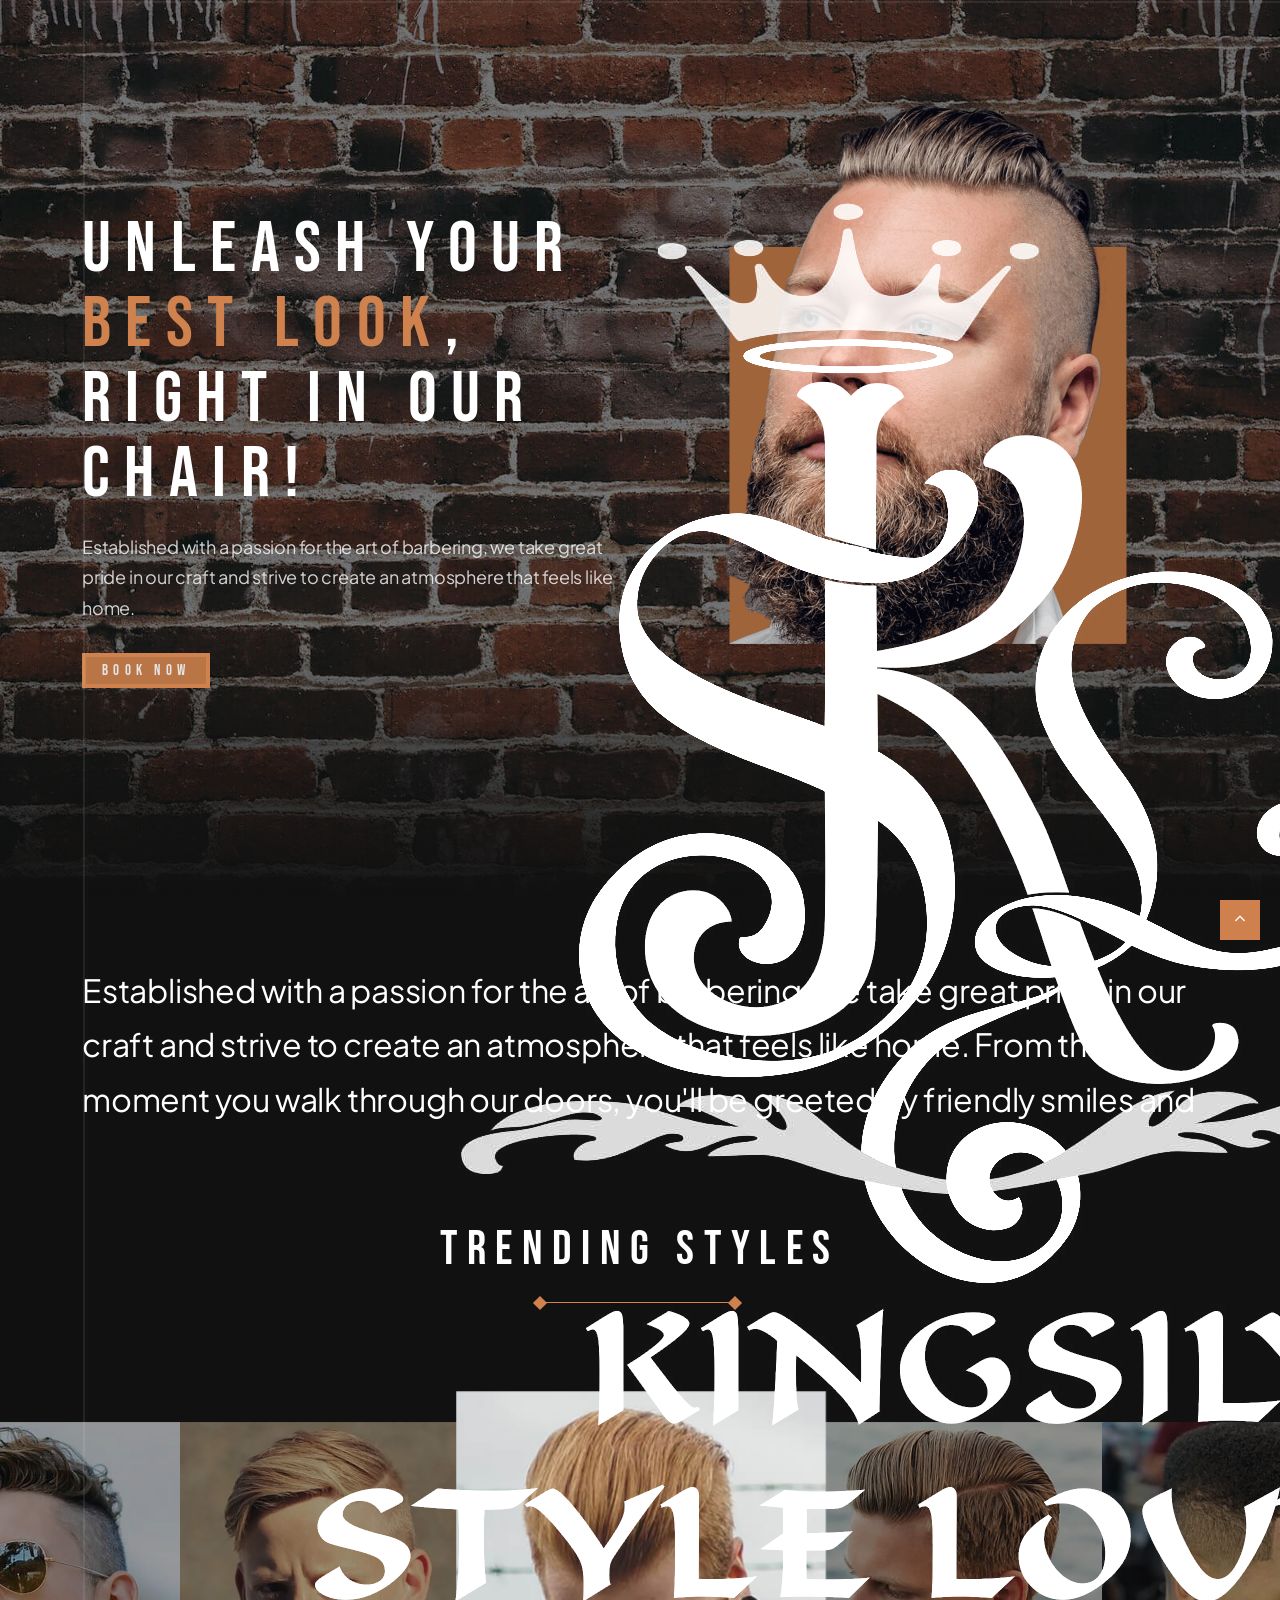
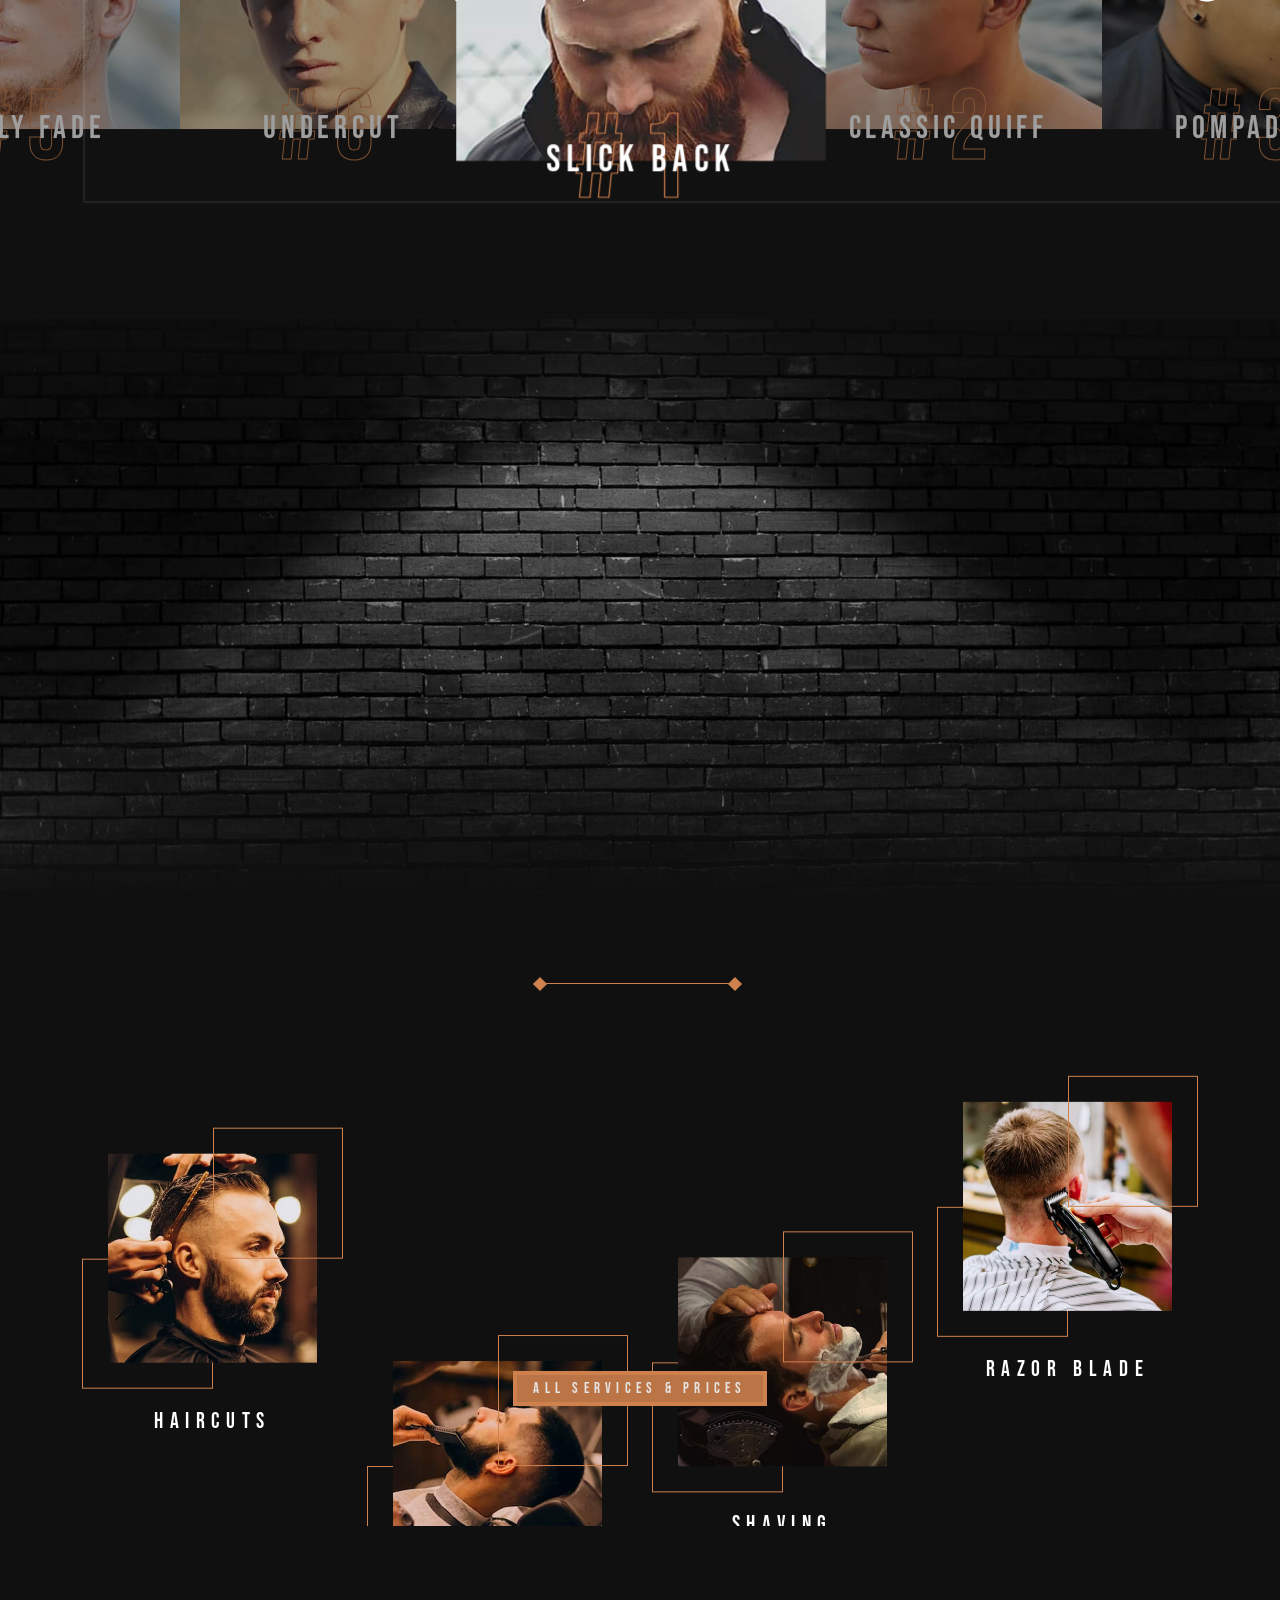
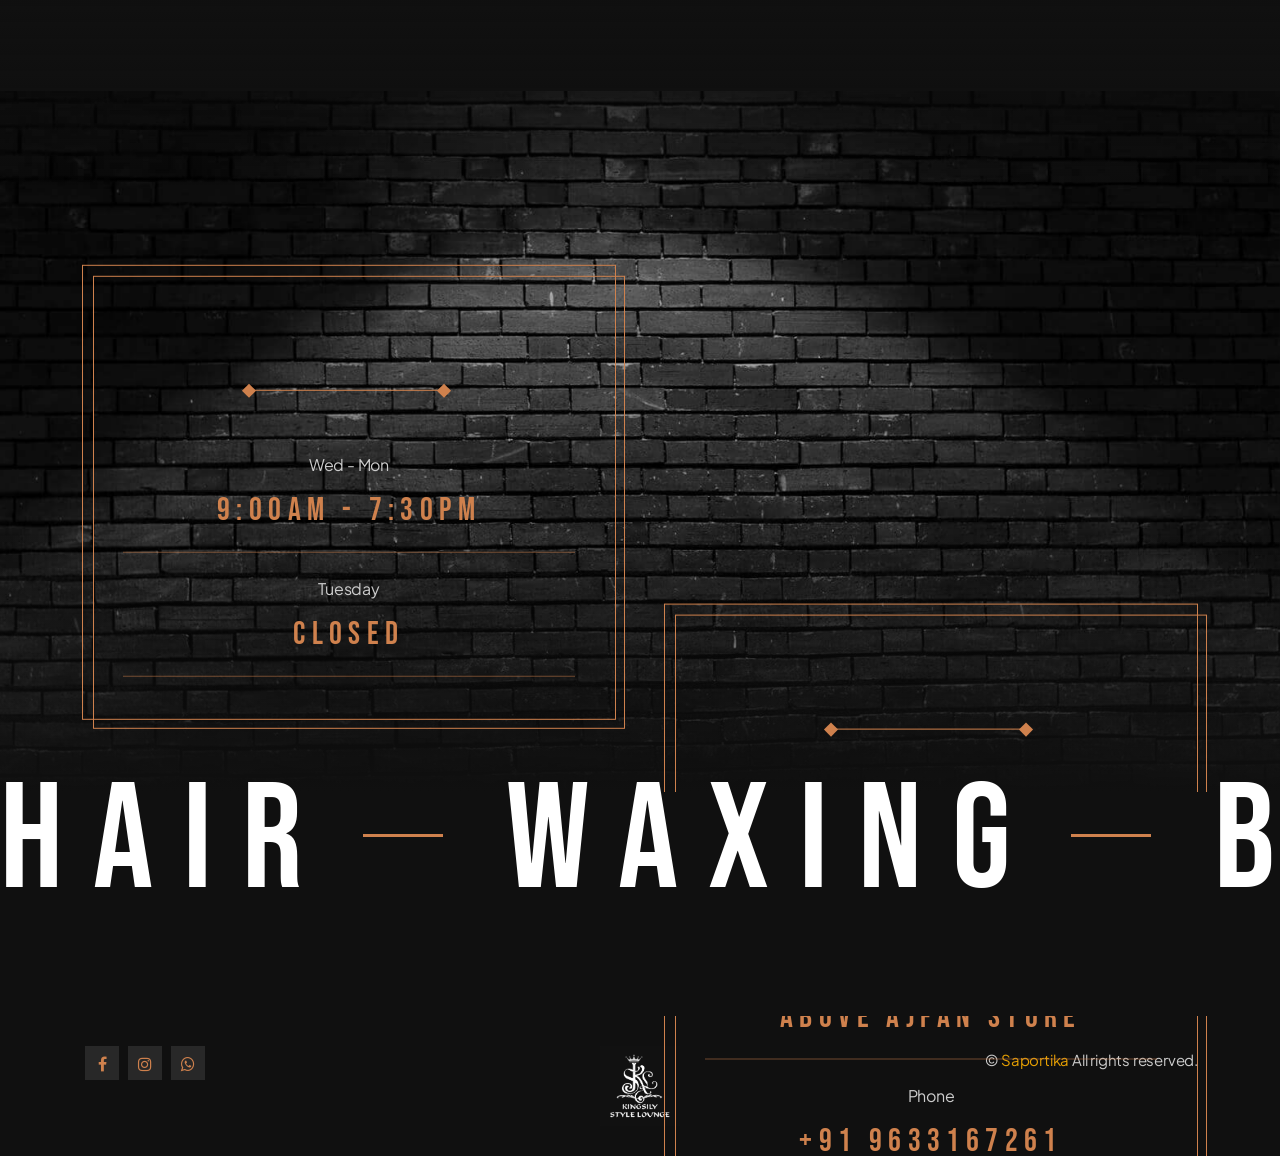
<file: index-4.html>
<!DOCTYPE html>
<html lang="zxx">

<head>
    <title>Kingsily Style Lounge</title>
    <link rel="icon" href="images/icon.png" type="image/gif" sizes="16x16">
    <meta content="text/html;charset=utf-8" http-equiv="Content-Type">
    <meta content="width=device-width, initial-scale=1.0" name="viewport" >
    <meta content="Kingsily Style Lounge" name="description" >
    <meta content="" name="keywords" >
    <meta content="" name="author" >
    <!-- CSS Files
    ================================================== -->
    <link href="css/bootstrap.min.css" rel="stylesheet" type="text/css" id="bootstrap">
    <link href="css/mdb.min.css" rel="stylesheet" type="text/css" id="mdb" >
    <link href="css/plugins.css" rel="stylesheet" type="text/css" >
    <link href="css/style.css" rel="stylesheet" type="text/css" >
    <link href="css/coloring.css" rel="stylesheet" type="text/css" >
    <!-- color scheme -->
    <link id="colors" href="css/colors/scheme-01.css" rel="stylesheet" type="text/css" >
</head>

<body class="dark-scheme">
    <div id="wrapper">
        
        <!-- page preloader begin -->
        <div id="de-loader"></div>
        <!-- page preloader close -->

        <!-- header begin -->
        <header class="transparent">
            <div class="container">
                <div class="row">
                    <div class="col-md-12">
                        <div class="de-flex sm-pt10">
                            <div class="de-flex-col">
                                <div class="de-flex-col">
                                    <!-- logo begin -->
                                    <div id="logo">
                                        <a href="index.html">
                                            <img class="logo-main" src="images/logo.png" alt="" >
                                            <img class="logo-mobile" src="images/logo-mobile.png" alt="" >
                                        </a>
                                    </div>
                                    <!-- logo close -->
                                </div>
                            </div>
                            <div class="de-flex-col header-col-mid">
                                <ul id="mainmenu">
                                    <li><a class="menu-item" href="index.html">Home</a>
                                        <ul>
                                            <li><a class="menu-item" href="index.html">Home 1</a></li>
                                            <li><a class="menu-item" href="index-2.html">Home 2</a></li>
                                            <li><a class="menu-item" href="index-3.html">Home 3</a></li>
                                            <li><a class="menu-item" href="index-4.html">Home 4</a></li>
                                        </ul>
                                    </li>
                                    <li><a class="menu-item" href="services.html">Services</a>
                                        <ul>
                                            <li><a class="menu-item" href="services.html">All Services</a></li>
                                            <li><a class="menu-item" href="service-single.html">Service Single</a></li>
                                        </ul>
                                    </li>
                                    <li><a class="menu-item" href="about.html">About</a>
                                        <ul>
                                            <li><a class="menu-item" href="about.html">About Us</a></li>
                                            <li><a class="menu-item" href="team.html">Our Team</a></li>
                                        </ul>
                                    </li>
                                    <li><a class="menu-item" href="book.html">Book Now</a></li>
                                    <li><a class="menu-item" href="blog.html">Blog</a></li>
                                    <li><a class="menu-item" href="#">Extras</a>
                                        <ul>
                                            <li><a class="menu-item" href="contact.html">Contact</a></li>
                                            <li><a class="menu-item" href="gallery.html">Gallery</a></li>
                                            <li><a class="menu-item" href="pricing.html">Pricing</a></li>
                                            <li><a class="menu-item" href="testimonials.html">Testimonials</a></li>
                                        </ul>
                                    </li>
                                </ul>
                            </div>
                            <div class="de-flex-col">
                                <div class="menu_side_area d-flex align-items-center justify-content-center" style="gap: 15px;">
                                    <a href="https://www.facebook.com/p/Kingsily-Style-Lounge-100063586610848/" target="_blank" class="social-icon-header" style="color: antiquewhite;"><i class="fa fa-facebook fa-lg"></i></a>
                                    <a href="https://www.instagram.com/kingsily_ksl/?hl=en" target="_blank" class="social-icon-header" style="color: antiquewhite;"><i class="fa fa-instagram fa-lg"></i></a>
                                    <a href="https://wa.link/ezz4oo" target="_blank" class="social-icon-header" style="color: antiquewhite;"><i class="fa fa-whatsapp fa-lg"></i></a>
                                    <span id="menu-btn"></span>
                                </div>
                            </div>
                        </div>
                    </div>
                </div>
            </div>
        </header>
        <!-- header close -->
        <!-- content begin -->
        <div class="no-bottom no-top" id="content">
            <div id="top"></div>
            <section id="section-hero" class="jarallax no-top no-bottom v-center">
                <img src="images/background/8.jpg" class="jarallax-img" alt="">
                <div class="container z1000">
                    <div class="row align-items-center">
                        <div class="col-lg-6">
                            <h1>Unleash Your <span class="id-color">Best Look</span>, Right in Our Chair!</h1>
                            <p class="lead">Established with a passion for the art of barbering, we take great pride in our craft and strive to create an atmosphere that feels like home.</p>
                            <div class="spacer-10"></div>
                            <a class="btn-main" href="book.html">Book Now</a>
                        </div>     
                        <div class="col-lg-6">
                            <img src="images/misc/man-3.png" class="img-fluid wow fadeInLeft" data-wow-delay=".3s" data-wow-duration="1.5s" alt="">
                        </div>
                    </div>
                </div>
                <div class="de-gradient-edge-bottom"></div>
            </section>

            <section aria-label="section" class="no-top no-bottom">

                <div class="container">
                    <div class="row">
                        <div class="col-lg-12" data-jarallax-element="-50">
                            <p class="lead big wow fadeInUp">Established with a passion for the art of barbering, we take great pride in our craft and strive to create an atmosphere that feels like home. From the moment you walk through our doors, you'll be greeted by friendly smiles and a warm ambiance that instantly puts you at ease.
                            </p>
                        </div>
                    </div>
                </div>
            </section>

            <section id="section-trending" class="pt80">
                <div class="container-fluid">
                    <div class="row">
                        <div class="col-lg-8 offset-lg-2 text-center">
                            <h2 class="wow fadeIn">Trending Styles</h2>
                            <div class="de-separator"></div>
                            <div class="spacer-single"></div>
                        </div>
                    </div>
                    <div class="row">
                        <div class="col-lg-12" data-jarallax-element="-20">
                            <div class="d-carousel wow fadeInRight" >
                                <div id="item-carousel-big" class="owl-carousel no-hide owl-center" data-wow-delay="1s">
                                    <div class="c-item">                            
                                        <a href="#">
                                            <span class="c-item_info">
                                                <span class="c-item_title">Slick Back</span>
                                                <span class="c-item_wm">#1</span>
                                            </span>
                                        
                                            <div class="c-item_wrap">
                                                <img src="images/hairstyles/1.jpg" class="lazy img-fluid" alt="">
                                            </div>
                                        </a>
                                    </div>

                                    <div class="c-item">                            
                                        <a href="#">
                                            <span class="c-item_info">
                                                <span class="c-item_title">Classic Quiff</span>
                                                <span class="c-item_wm">#2</span>
                                            </span>
                                        
                                            <div class="c-item_wrap">
                                                <img src="images/hairstyles/2.jpg" class="lazy img-fluid" alt="">
                                            </div>
                                        </a>
                                    </div>

                                    <div class="c-item">                            
                                        <a href="#">
                                            <span class="c-item_info">
                                                <span class="c-item_title">Pompadour</span>
                                                <span class="c-item_wm">#3</span>
                                            </span>
                                        
                                            <div class="c-item_wrap">
                                                <img src="images/hairstyles/3.jpg" class="lazy img-fluid" alt="">
                                            </div>
                                        </a>
                                    </div>  

                                    <div class="c-item">                            
                                        <a href="#">
                                            <span class="c-item_info">
                                                <span class="c-item_title">Fringe</span>
                                                <span class="c-item_wm">#4</span>
                                            </span>
                                            
                                            <div class="c-item_wrap">
                                                <img src="images/hairstyles/4.jpg" class="lazy img-fluid" alt="">
                                            </div>
                                        </a>
                                    </div>                      


                                    <div class="c-item">                            
                                        <a href="#">
                                            <span class="c-item_info">
                                                <span class="c-item_title">Curly Fade</span>
                                                <span class="c-item_wm">#5</span>
                                            </span>
                                            
                                            <div class="c-item_wrap">
                                                <img src="images/hairstyles/5.jpg" class="lazy img-fluid" alt="">
                                            </div>
                                        </a>
                                    </div>

                                    <div class="c-item">                            
                                        <a href="#">
                                            <span class="c-item_info">
                                                <span class="c-item_title">Undercut</span>
                                                <span class="c-item_wm">#6</span>
                                            </span>
                                            
                                            <div class="c-item_wrap">
                                                <img src="images/hairstyles/6.jpg" class="lazy img-fluid" alt="">
                                            </div>
                                        </a>
                                    </div>
                                    
                                </div>
                                    <div class="d-arrow-left mod-a"><i class="fa fa-angle-left"></i></div>
                                    <div class="d-arrow-right mod-a"><i class="fa fa-angle-right"></i></div>
                            </div>
                            <div class="spacer-double"></div>
                        </div>
                    </div>
                </div>
            </section>

            <section class="no-top jarallax">
                <div class="de-gradient-edge-top"></div>
                <img src="images/background/1.jpg" class="jarallax-img" alt="">
                <div class="container relative z1000">
                    <div class="row align-items-center">
                        <div class="col-lg-6" data-jarallax-element="-30">
                            <img src="images/misc/man-2.png" class="img-fluid wow fadeInRight" alt="">
                        </div>
                        <div class="col-lg-6" data-jarallax-element="-60">
                            <h2 class="wow fadeInRight" data-wow-delay=".3s">We’ll  Crafting <span class="id-color">Confidence</span> Through Sharp Style</h2>
                            <p class="wow fadeInRight" data-wow-delay=".4s">We take pride in providing top-notch grooming services that blend classic techniques with modern trends. Step into our warm and inviting space, where you'll find a team of skilled barbers dedicated to enhancing your style and confidence.</p>
                            <a href="book.html" class="btn-main wow fadeInRight" data-wow-delay=".5s">Book Now</a>
                        </div>
                    </div>
                </div>
                <div class="de-gradient-edge-bottom"></div>
            </section>

            <section aria-label="section" class="no-top">
                <div class="container">
                    <div class="row">
                        <div class="col-lg-12 text-center">
                            <h2 class="wow fadeIn">Our Services</h2>
                            <div class="de-separator"></div>
                        </div>
                        <div class="col-lg-3 text-center" data-jarallax-element="-20">
                            <div class="de-box-a">
                                <div class="d-image">
                                    <img src="images/services/1.jpg" alt="">
                                </div>
                                <div class="d-deco-1"></div>
                                <div class="d-deco-2"></div>
                            </div>
                            <div class="spacer-20"></div>
                            <h4>Haircuts</h4>
                        </div>

                        <div class="col-lg-3 text-center" data-jarallax-element="-60">
                            <div class="de-box-a">
                                <div class="d-image">
                                    <img src="images/services/2.jpg" alt="">
                                </div>
                                <div class="d-deco-1"></div>
                                <div class="d-deco-2"></div>
                            </div>
                            <div class="spacer-20"></div>
                            <h4>Beard</h4>
                        </div>

                        <div class="col-lg-3 text-center" data-jarallax-element="-40">
                            <div class="de-box-a">
                                <div class="d-image">
                                    <img src="images/services/3.jpg" alt="">
                                </div>
                                <div class="d-deco-1"></div>
                                <div class="d-deco-2"></div>
                            </div>
                            <div class="spacer-20"></div>
                            <h4>Shaving</h4>
                        </div>

                        <div class="col-lg-3 text-center" data-jarallax-element="-10">
                            <div class="de-box-a">
                                <div class="d-image">
                                    <img src="images/services/4.jpg" alt="">
                                </div>
                                <div class="d-deco-1"></div>
                                <div class="d-deco-2"></div>
                            </div>
                            <div class="spacer-20"></div>
                            <h4>Razor Blade</h4>
                        </div>
                    </div>
                    <div class="spacer-single"></div>
                    <div class="text-center">
                        <a href="services.html" class="btn-main">All Services &amp; Prices</a>
                    </div>
                </div>
            </section>

            <section class="jarallax no-top">
                <div class="de-gradient-edge-top"></div>
                <img src="images/background/1.jpg" class="jarallax-img" alt="">
                <div class="container relative z1000">
                    <div class="row gx-5">
                        <div class="col-lg-6 text-center" data-jarallax-element="-50">
                            <div class="d-sch-table">
                                <h2 class="wow fadeIn">We're Open</h2>
                                <div class="de-separator"></div>
                                <div class="d-col">
                                    <div class="d-title">Wed - Mon</div>
                                    <div class="d-content id-color">9:00AM - 7:30PM</div>
                                </div>
                                <div class="d-col">
                                    <div class="d-title">Tuesday</div>
                                    <div class="d-content id-color">Closed</div>
                                </div>
                                <!-- <div class="d-col">
                                    <div class="d-title">Sat - Sun</div>
                                    <div class="d-content id-color">9:30AM - 5:30PM</div>
                                </div> -->
                                <div class="d-deco"></div>
                            </div>
                        </div>

                        <div class="col-lg-6 text-center" data-jarallax-element="-100">
                            <div class="d-sch-table">
                                <h2 class="wow fadeIn">Location</h2>
                                <div class="de-separator"></div>
                                <div class="d-col">
                                    <div class="d-title">Address</div>
                                    <div class="d-content id-color">Isac & Geetha's Image Centre 3rd floor, Kakkanad - 682037
Seaport-Airport Road, Above Ajfan store</div>
                                </div>
                                <div class="d-col">
                                    <div class="d-title">Phone</div>
                                    <div class="d-content id-color">+91 9633167261</div>
                                </div>
                                <div class="d-col">
                                    <div class="d-title">Email</div>
                                    <div class="d-content id-color" style="letter-spacing: normal;">kingsily9ole@gmail.com</div>
                                </div>
                                <div class="d-deco"></div>
                            </div>
                        </div>
                    </div>
                </div>
                <div class="de-gradient-edge-bottom"></div>
            </section>

            <section aria-label="section" class="no-top">
                <div class="wow fadeInRight d-flex">
                  <div class="de-marquee-list wow">
                    <div class="d-item">
                      <span class="d-item-txt">Hair</span>
                      <span class="d-item-display">
                        <i class="d-item-block"></i>
                      </span>
                      <span class="d-item-txt">Waxing</span>
                      <span class="d-item-display">
                        <i class="d-item-block"></i>
                      </span>
                      <span class="d-item-txt">Bleach</span>
                      <span class="d-item-display">
                        <i class="d-item-block"></i>
                      </span>
                      <span class="d-item-txt">De-Tan</span>
                      <span class="d-item-display">
                        <i class="d-item-block"></i>
                      </span>
                      <span class="d-item-txt">Threading</span>
                      <span class="d-item-display">
                        <i class="d-item-block"></i>
                      </span>
                      <span class="d-item-txt">Manicure & Pedicure</span>
                      <span class="d-item-display">
                        <i class="d-item-block"></i>
                      </span>
                      <span class="d-item-txt">Hair Color</span>
                      <span class="d-item-display">
                        <i class="d-item-block"></i>
                      </span>
                      <span class="d-item-txt">Hair Spa</span>
                      <span class="d-item-display">
                        <i class="d-item-block"></i>
                      </span>
                     </div>
                  </div>
                </div>
            </section>
            
        </div>
        <!-- content close -->
        <a href="#" id="back-to-top"></a>
        <!-- footer begin -->
        <footer>
            <div class="container">
                <div class="row g-4">
                    
                    <div class="col-lg-4 text-lg-start text-center">
                        <div class="social-icons">
                            <a href="https://www.facebook.com/p/Kingsily-Style-Lounge-100063586610848/" target="_blank"><i class="fa fa-facebook fa-lg"></i></a>
                            <a href="https://www.instagram.com/kingsily_ksl/?hl=en" target="_blank"><i class="fa fa-instagram fa-lg"></i></a>
                            <a href="https://wa.link/ezz4oo" target="_blank"><i class="fa fa-whatsapp fa-lg"></i></a>
                        </div>
                    </div>
                    <div class="col-lg-4 text-lg-center text-center">
                        <img src="images/logo.png" class="" alt="" style="max-width: 80px;">
                    </div>
                    <div class="col-lg-4 text-lg-end text-center">
                        © <a href="https://saportika.in" style="color: #E6A002">Saportika</a> All rights reserved.
                    </div>
                </div>
            </div>
        </footer>
        <!-- footer close -->
    </div>
    
    <!-- Javascript Files
    ================================================== -->
    <script src="js/plugins.js"></script>
    <script src="js/designesia.js"></script>

    
</body>

</html>
</file>
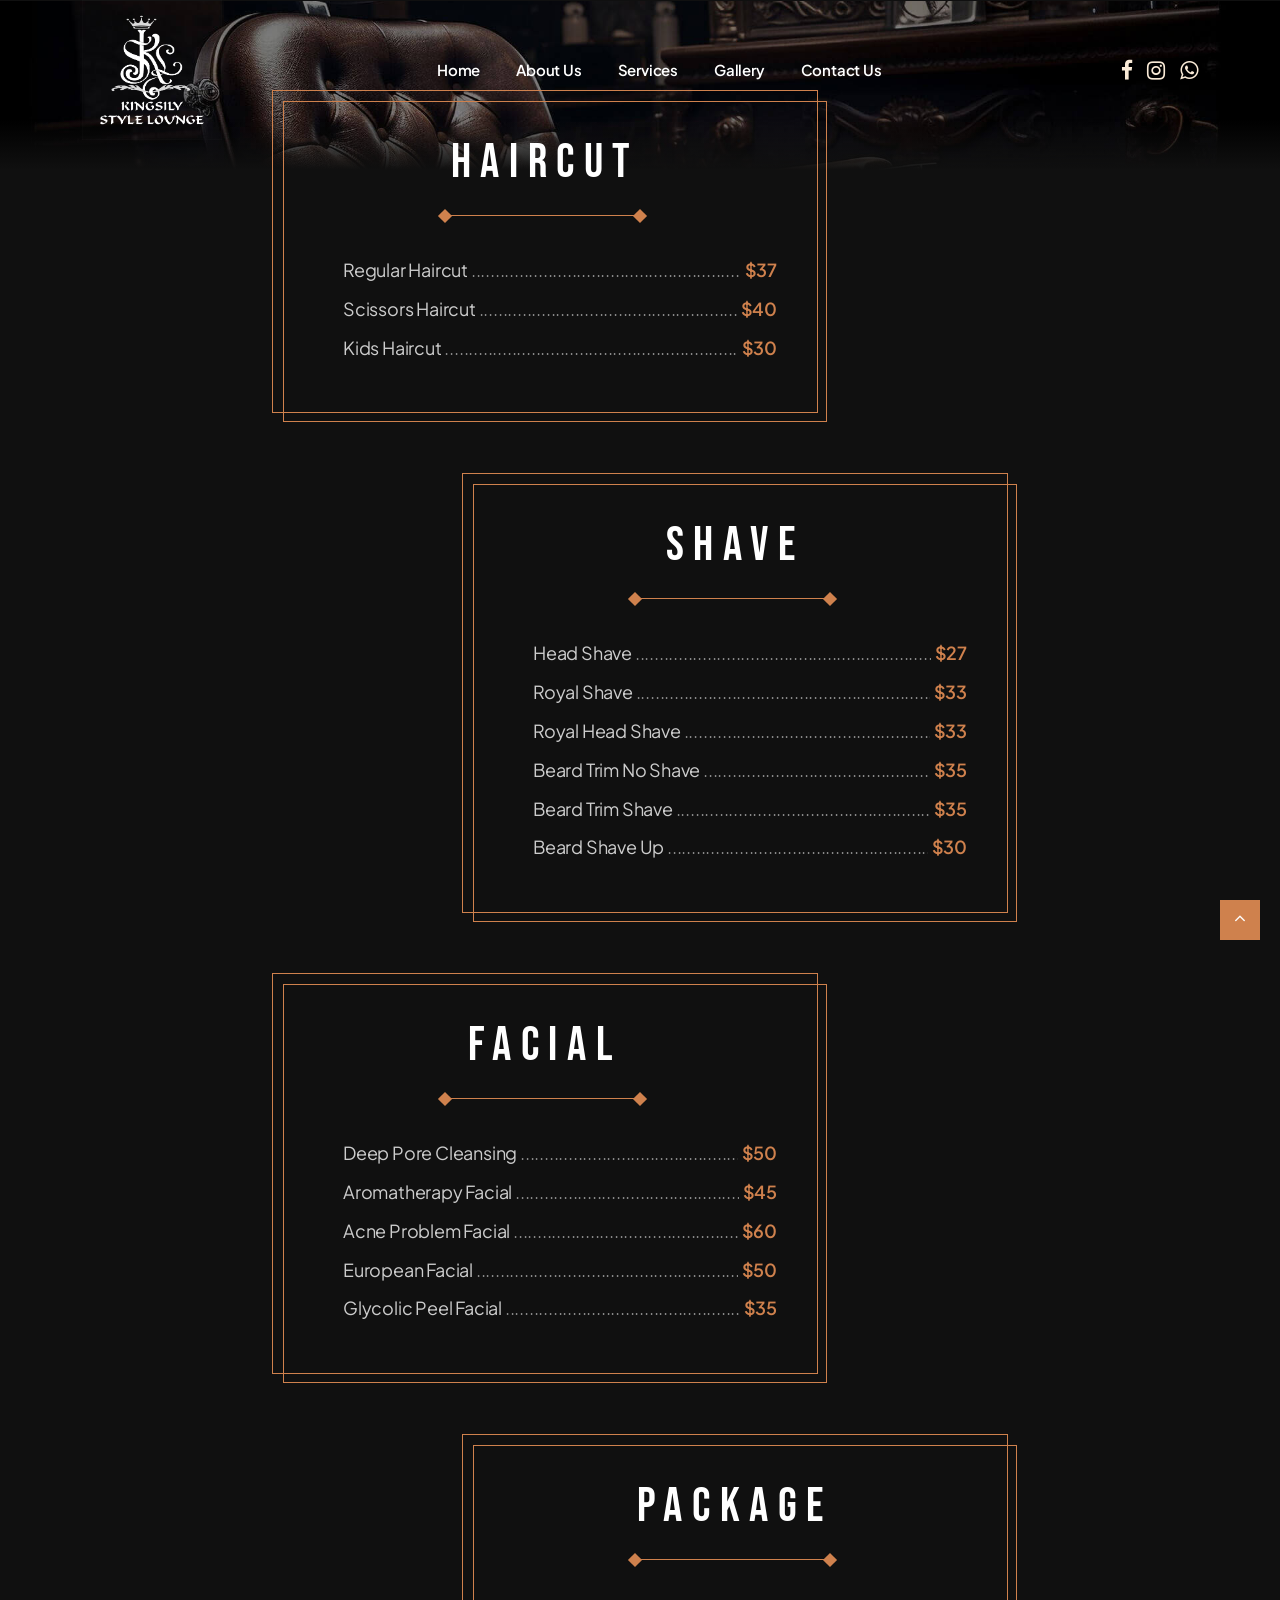
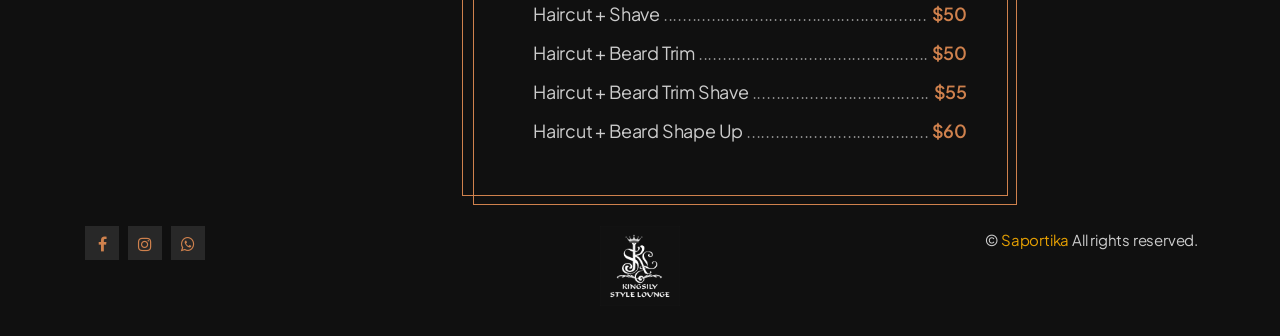
<file: pricing.html>
<!DOCTYPE html>
<html lang="zxx">

<head>
    <title>Kingsily Style Lounge</title>
    <link rel="icon" href="images/icon.png" type="image/gif" sizes="16x16">
    <meta content="text/html;charset=utf-8" http-equiv="Content-Type">
    <meta content="width=device-width, initial-scale=1.0" name="viewport" >
    <meta content="Kingsily Style Lounge" name="description" >
    <meta content="" name="keywords" >
    <meta content="" name="author" >
    <!-- CSS Files
    ================================================== -->
    <link href="css/bootstrap.min.css" rel="stylesheet" type="text/css" id="bootstrap">
    <link href="css/mdb.min.css" rel="stylesheet" type="text/css" id="mdb" >
    <link href="css/plugins.css" rel="stylesheet" type="text/css" >
    <link href="css/style.css" rel="stylesheet" type="text/css" >
    <link href="css/coloring.css" rel="stylesheet" type="text/css" >
    <!-- color scheme -->
    <link id="colors" href="css/colors/scheme-01.css" rel="stylesheet" type="text/css" >
</head>

<body class="dark-scheme">
    <div id="wrapper">
        
        <!-- page preloader begin -->
        <div id="de-loader"></div>
        <!-- page preloader close -->

        <!-- header begin -->
        <header class="transparent">            
            <div class="container">
                <div class="row">
                    <div class="col-md-12">
                        <div class="de-flex sm-pt10">
                            <div class="de-flex-col">
                                <div class="de-flex-col">
                                    <!-- logo begin -->
                                    <div id="logo">
                                        <div id="logo">
                                        <a href="index.html">
                                            <img class="logo-main" src="images/logo.png" alt="" style="max-width: 140px;">
                                            <img class="logo-mobile" src="images/logo.png" alt="" style="max-width: 90px;">
                                        </a>
                                    </div>
                                    </div>
                                    <!-- logo close -->
                                </div>
                            </div>
                            <div class="de-flex-col header-col-mid">
                                <ul id="mainmenu">
                                    <li><a class="menu-item" href="index.html">Home</a></li>
                                    <li><a class="menu-item" href="about.html">About Us</a></li>
                                    <li><a class="menu-item" href="services.html">Services</a></li>
                                    <li><a class="menu-item" href="gallery.html">Gallery</a></li>
                                    <li><a class="menu-item" href="contact.html">Contact Us</a></li>
                                </ul>
                            </div>
                            <div class="de-flex-col">
                                <div class="menu_side_area d-flex align-items-center justify-content-center" style="gap: 15px;">
                                    <a href="https://www.facebook.com/p/Kingsily-Style-Lounge-100063586610848/" target="_blank" class="social-icon-header" style="color: antiquewhite;"><i class="fa fa-facebook fa-lg"></i></a>
                                    <a href="https://www.instagram.com/kingsily_ksl/?hl=en" target="_blank" class="social-icon-header" style="color: antiquewhite;"><i class="fa fa-instagram fa-lg"></i></a>
                                    <a href="https://wa.link/ezz4oo" target="_blank" class="social-icon-header" style="color: antiquewhite;"><i class="fa fa-whatsapp fa-lg"></i></a>
                                    <span id="menu-btn"></span>
                                </div>
                            </div>
                        </div>
                    </div>
                </div>
            </div>
        </header>
        <!-- header close -->
        <!-- content begin -->
        <div class="no-bottom no-top" id="content">
            <div id="top"></div>

            <section id="subheader" class="jarallax">
                <img src="images/background/2.jpg" class="jarallax-img" alt="">
                <div class="de-gradient-edge-bottom"></div>
            </section>

            <section class="no-top no-bottom" aria-label="section">
                <div class="container">
                    <div class="row">
                        <div class="col-lg-6 offset-lg-2 mt-80">
                            <div class="d-sch-table">
                                <h2 class="text-center wow fadeIn">Haircut</h2>
                                <div class="de-separator"></div>
                                <div class="sc-wrap">
                                    <div class="def-list-dots">

                                      <dl>
                                        <dt>
                                            <span>Regular Haircut</span>
                                        </dt>
                                        <dd>$37</dd>
                                      </dl>

                                      <dl>
                                        <dt>
                                            <span>Scissors Haircut</span>
                                        </dt>
                                        <dd>$40</dd>
                                      </dl>

                                      <dl>
                                        <dt>
                                            <span>Kids Haircut</span>
                                        </dt>
                                        <dd>$30</dd>
                                      </dl>
                                      
                                      
                                    </div>
                                </div>
                                <div class="d-deco"></div>
                            </div>
                        </div>
                    </div>

                    <div class="spacer-double"></div>

                    <div class="row">
                        <div class="col-lg-6 offset-lg-4">
                            <div class="d-sch-table">
                                <h2 class="text-center wow fadeIn">Shave</h2>
                                <div class="de-separator"></div>
                                <div class="sc-wrap">
                                    <div class="def-list-dots">

                                      <dl>
                                        <dt>
                                            <span>Head Shave</span>
                                        </dt>
                                        <dd>$27</dd>
                                      </dl>

                                      <dl>
                                        <dt>
                                            <span>Royal Shave</span>
                                        </dt>
                                        <dd>$33</dd>
                                      </dl>

                                      <dl>
                                        <dt>
                                            <span>Royal Head Shave</span>
                                        </dt>
                                        <dd>$33</dd>
                                      </dl>

                                      <dl>
                                        <dt>
                                            <span>Beard Trim No Shave</span>
                                        </dt>
                                        <dd>$35</dd>
                                      </dl>

                                      <dl>
                                        <dt>
                                            <span>Beard Trim Shave</span>
                                        </dt>
                                        <dd>$35</dd>
                                      </dl>

                                      <dl>
                                        <dt>
                                            <span>Beard Shave Up</span>
                                        </dt>
                                        <dd>$30</dd>
                                      </dl>
                                      
                                    </div>
                                </div>
                                <div class="d-deco"></div>
                            </div>
                        </div>
                    </div>

                    <div class="spacer-double"></div>

                    <div class="row">
                        <div class="col-lg-6 offset-lg-2">
                            <div class="d-sch-table">
                                <h2 class="text-center wow fadeIn">Facial</h2>
                                <div class="de-separator"></div>
                                <div class="sc-wrap">
                                    <div class="def-list-dots">

                                      <dl>
                                        <dt>
                                            <span>Deep Pore Cleansing</span>
                                        </dt>
                                        <dd>$50</dd>
                                      </dl>

                                      <dl>
                                        <dt>
                                            <span>Aromatherapy Facial</span>
                                        </dt>
                                        <dd>$45</dd>
                                      </dl>

                                      <dl>
                                        <dt>
                                            <span>Acne Problem Facial</span>
                                        </dt>
                                        <dd>$60</dd>
                                      </dl>

                                      <dl>
                                        <dt>
                                            <span>European Facial</span>
                                        </dt>
                                        <dd>$50</dd>
                                      </dl>

                                      <dl>
                                        <dt>
                                            <span>Glycolic Peel Facial</span>
                                        </dt>
                                        <dd>$35</dd>
                                      </dl>
                                      
                                    </div>
                                </div>
                                <div class="d-deco"></div>
                            </div>
                        </div>
                    </div>

                    <div class="spacer-double"></div>

                    <div class="row">
                        <div class="col-lg-6 offset-lg-4">
                            <div class="d-sch-table">
                                <h2 class="text-center wow fadeIn">Package</h2>
                                <div class="de-separator"></div>
                                <div class="sc-wrap">
                                    <div class="def-list-dots">

                                      <dl>
                                        <dt>
                                            <span>Haircut + Shave</span>
                                        </dt>
                                        <dd>$50</dd>
                                      </dl>

                                      <dl>
                                        <dt>
                                            <span>Haircut + Beard Trim</span>
                                        </dt>
                                        <dd>$50</dd>
                                      </dl>

                                      <dl>
                                        <dt>
                                            <span>Haircut + Beard Trim Shave</span>
                                        </dt>
                                        <dd>$55</dd>
                                      </dl>

                                      <dl>
                                        <dt>
                                            <span>Haircut + Beard Shape Up</span>
                                        </dt>
                                        <dd>$60</dd>
                                      </dl>
                                      
                                    </div>
                                </div>
                                <div class="d-deco"></div>
                            </div>
                        </div>
                    </div>
                </div>                    
            </section>
            
        </div>
        <!-- content close -->
        <a href="#" id="back-to-top"></a>
        <!-- footer begin -->
        <footer>
            <div class="container">
                <div class="row g-4">
                    
                    <div class="col-lg-4 text-lg-start text-center">
                        <div class="social-icons">
                            <a href="https://www.facebook.com/p/Kingsily-Style-Lounge-100063586610848/" target="_blank"><i class="fa fa-facebook fa-lg"></i></a>
                            <a href="https://www.instagram.com/kingsily_ksl/?hl=en" target="_blank"><i class="fa fa-instagram fa-lg"></i></a>
                            <a href="https://wa.link/ezz4oo" target="_blank"><i class="fa fa-whatsapp fa-lg"></i></a>
                        </div>
                    </div>
                    <div class="col-lg-4 text-lg-center text-center">
                        <img src="images/logo.png" class="" alt="" style="max-width: 80px;">
                    </div>
                    <div class="col-lg-4 text-lg-end text-center">
                        © <a href="https://saportika.in" style="color: #E6A002">Saportika</a> All rights reserved.
                    </div>
                </div>
            </div>
        </footer>
        <!-- footer close -->
    </div>
    
    <!-- Javascript Files
    ================================================== -->
    <script src="js/plugins.js"></script>
    <script src="js/designesia.js"></script>
</body>

</html>
</file>
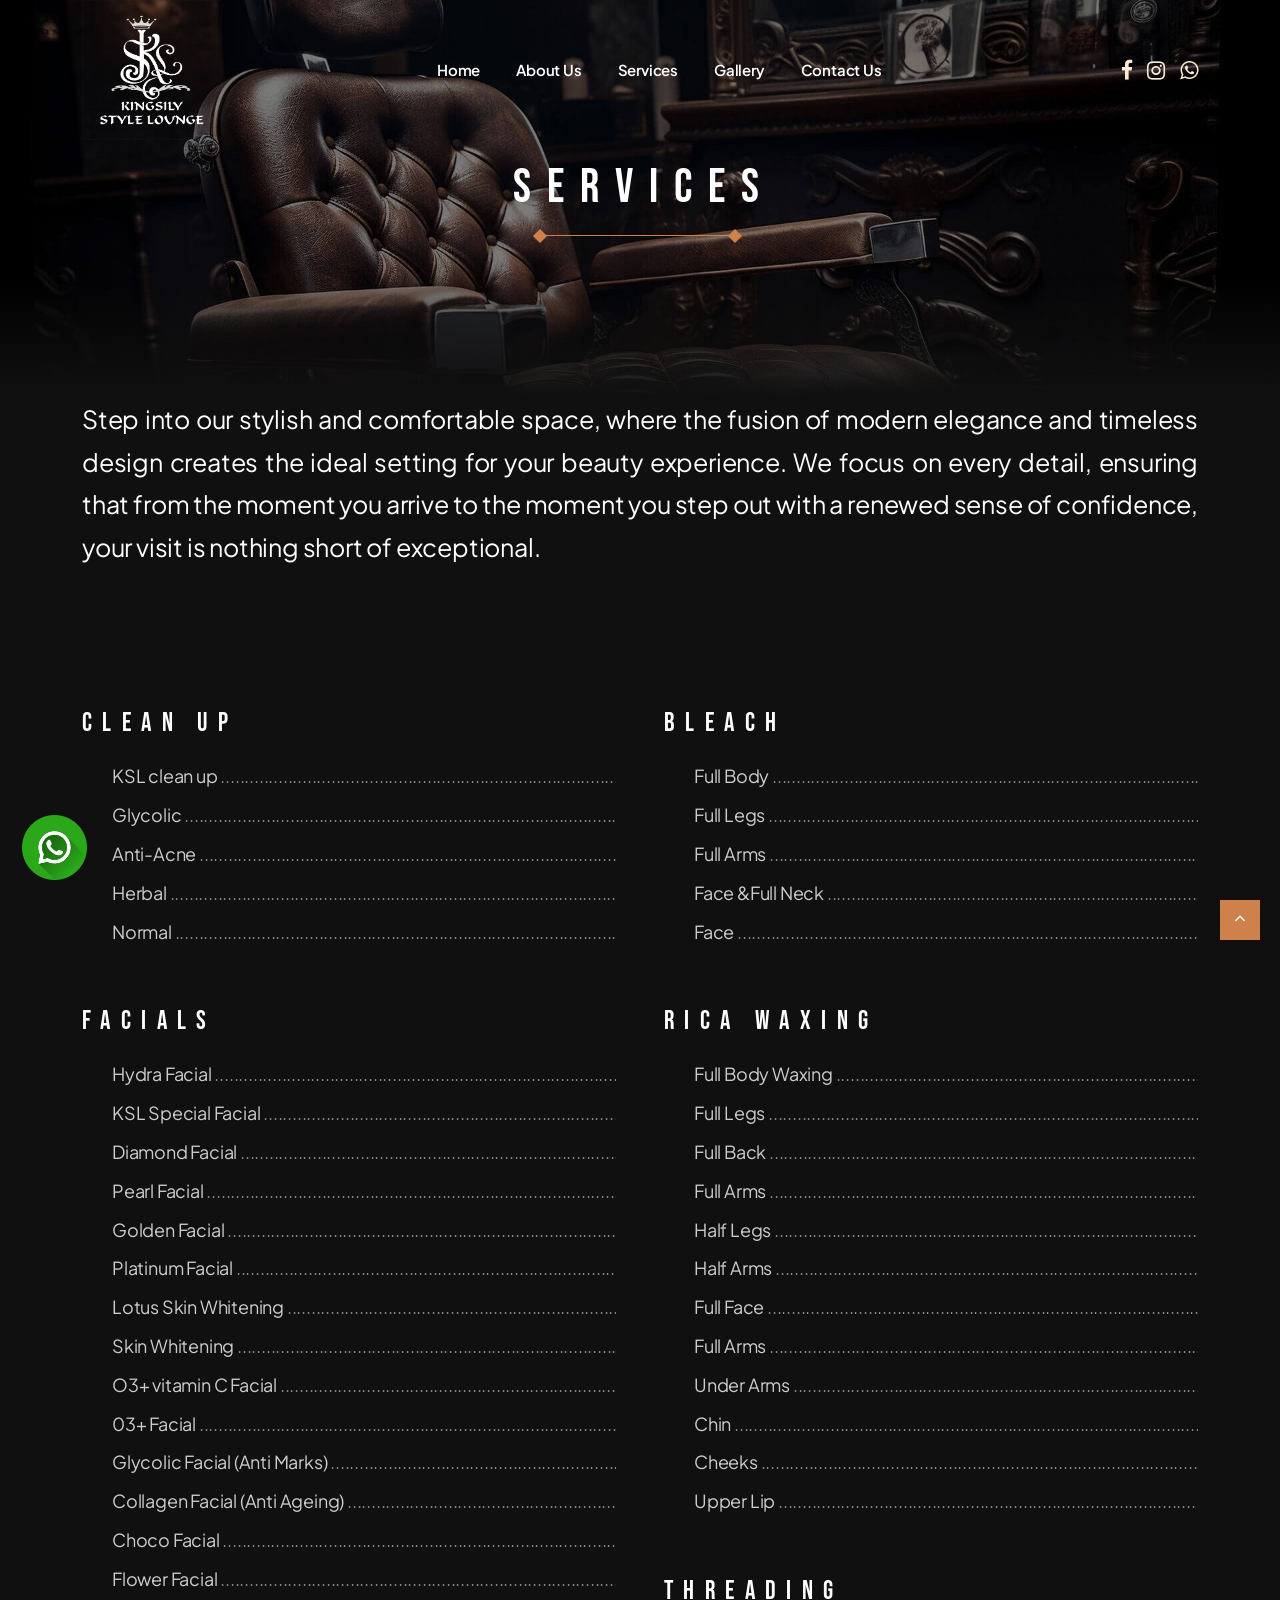
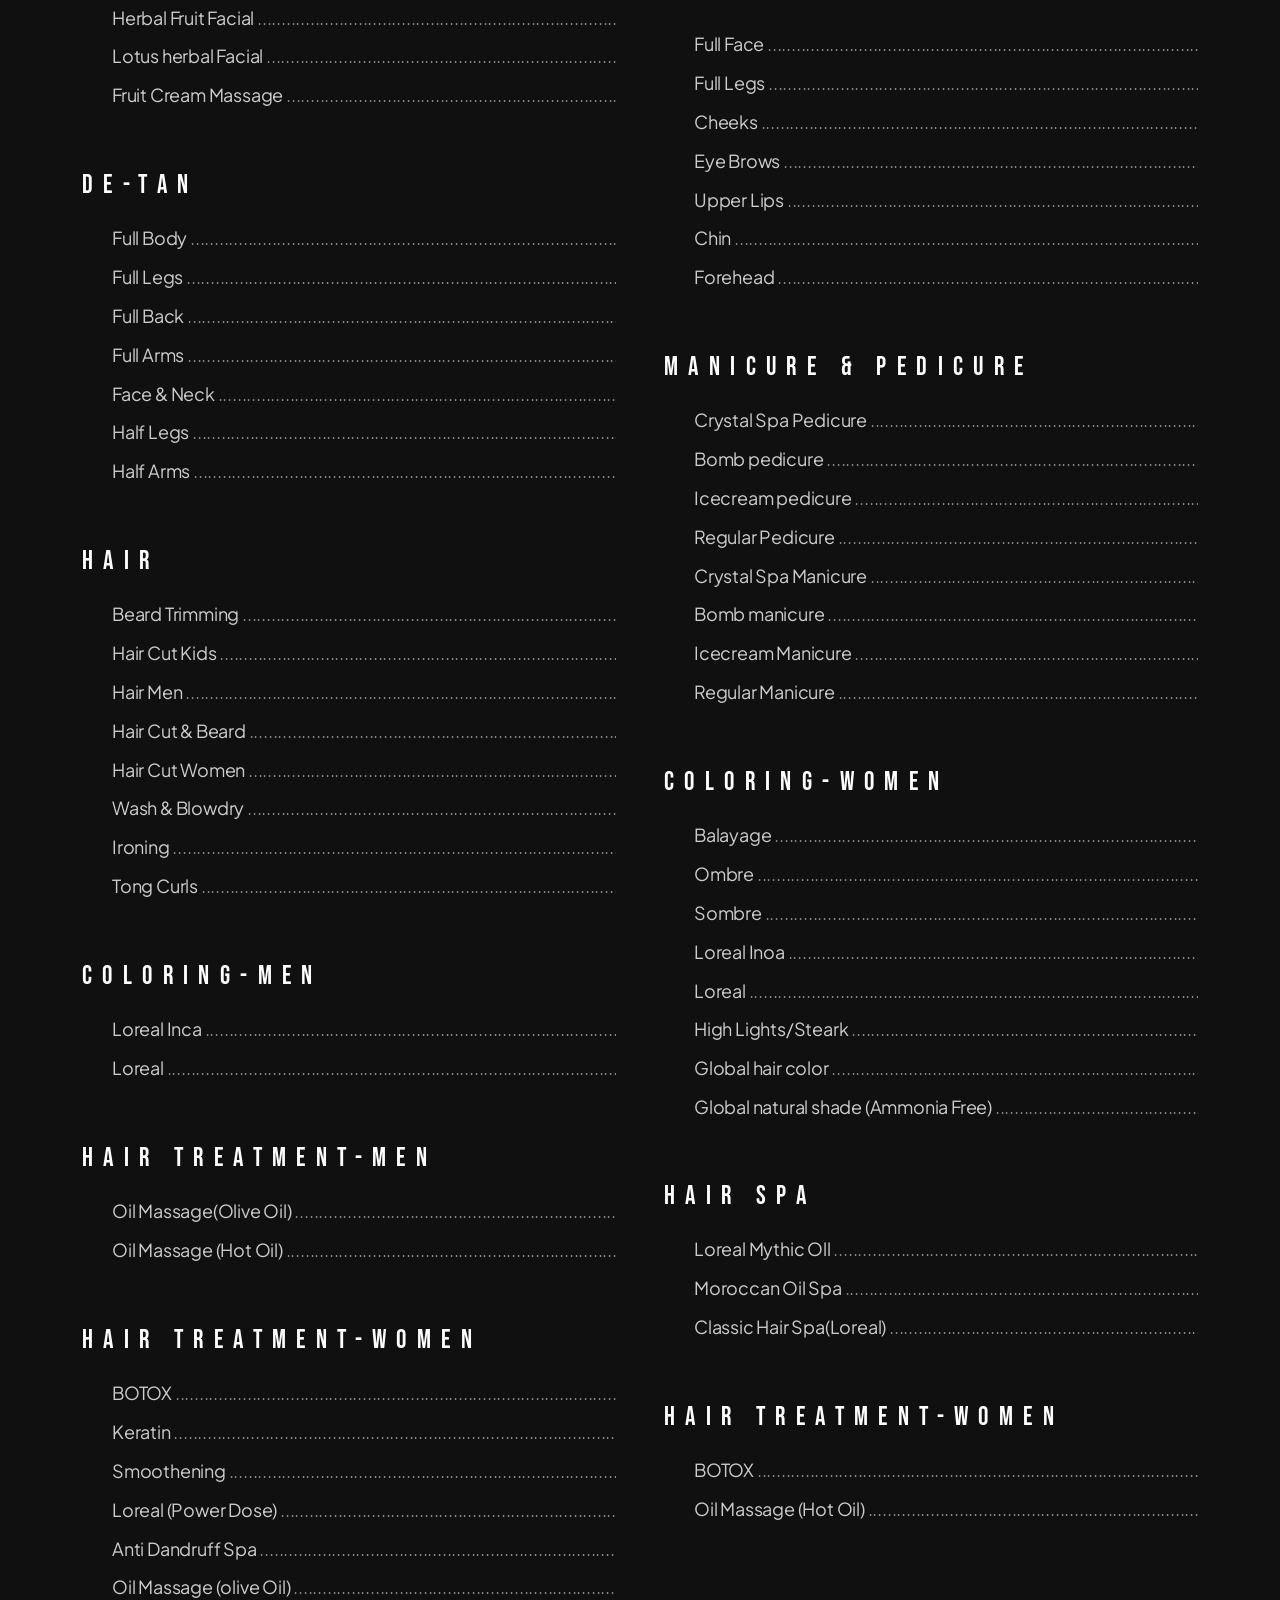
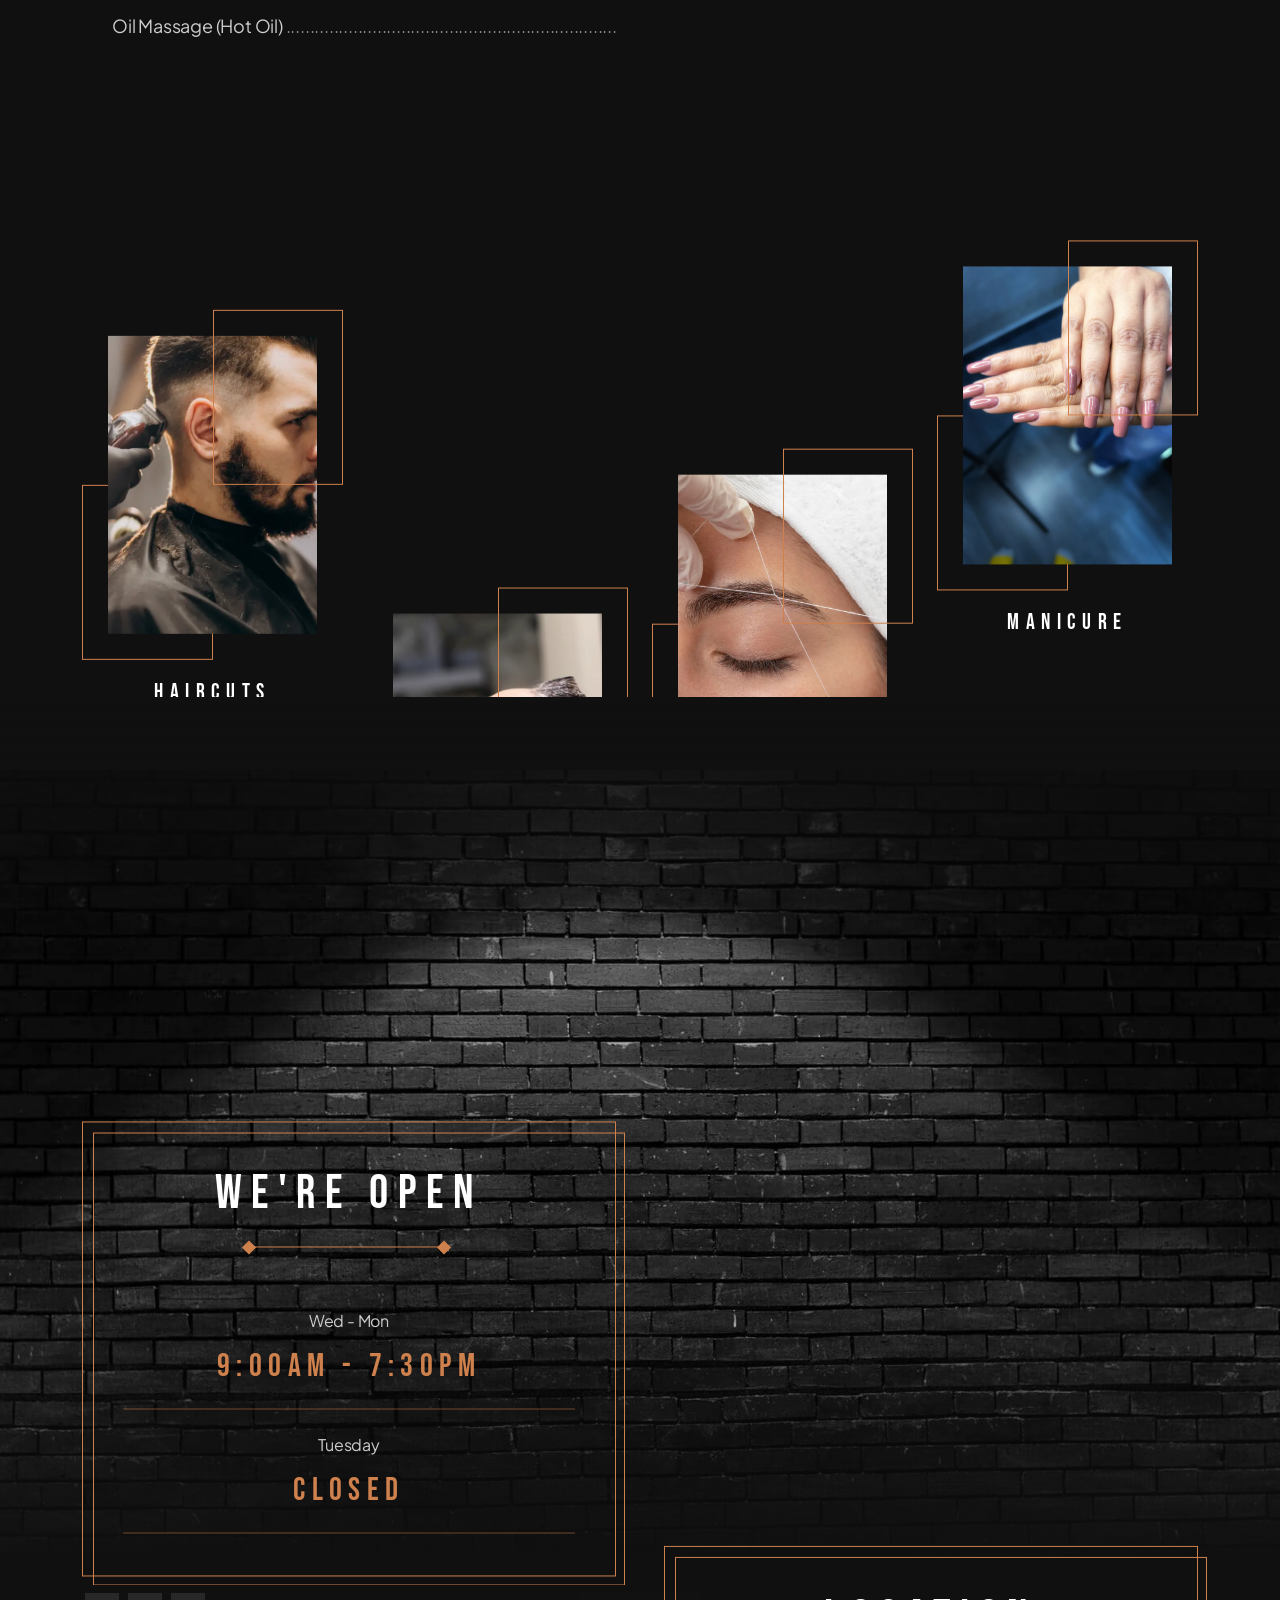
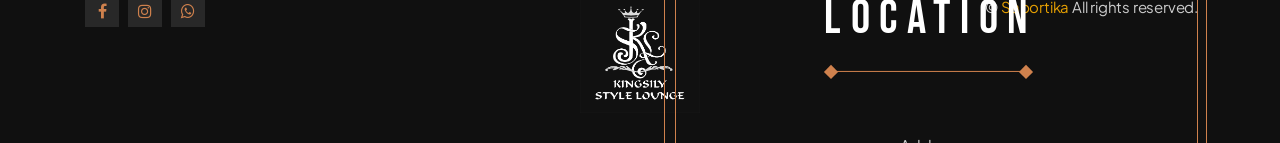
<file: services.html>
<!DOCTYPE html>
<html lang="zxx">

<head>
    <title>Kingsily Style Lounge</title>
    <link rel="icon" href="images/icon.png" type="image/gif" sizes="16x16">
    <meta content="text/html;charset=utf-8" http-equiv="Content-Type">
    <meta content="width=device-width, initial-scale=1.0" name="viewport" >
    <meta content="Kingsily Style Lounge" name="description" >
    <meta content="" name="keywords" >
    <meta content="" name="author" >
    <!-- CSS Files
    ================================================== -->
    <link href="css/bootstrap.min.css" rel="stylesheet" type="text/css" id="bootstrap">
    <link href="css/mdb.min.css" rel="stylesheet" type="text/css" id="mdb" >
    <link href="css/plugins.css" rel="stylesheet" type="text/css" >
    <link href="css/style.css" rel="stylesheet" type="text/css" >
    <link href="css/coloring.css" rel="stylesheet" type="text/css" >
    <!-- color scheme -->
    <link id="colors" href="css/colors/scheme-01.css" rel="stylesheet" type="text/css" >
</head>

<body class="dark-scheme">
    <div id="wrapper">
        
        <!-- page preloader begin -->
        <div id="de-loader"></div>
        <!-- page preloader close -->

        <!-- header begin -->
        <header class="transparent">            
            <div class="container">
                <div class="row">
                    <div class="col-md-12">
                        <div class="de-flex sm-pt10">
                            <div class="de-flex-col">
                                <div class="de-flex-col">
                                    <!-- logo begin -->
                                    <div id="logo">
                                        <div id="logo">
                                        <a href="index.html">
                                            <img class="logo-main" src="images/logo.png" alt="" style="max-width: 140px;">
                                            <img class="logo-mobile" src="images/logo.png" alt="" style="max-width: 90px;">
                                        </a>
                                    </div>
                                    </div>
                                    <!-- logo close -->
                                </div>
                            </div>
                            <div class="de-flex-col header-col-mid">
                                <ul id="mainmenu">
                                    <li><a class="menu-item" href="index.html">Home</a></li>
                                    <li><a class="menu-item" href="about.html">About Us</a></li>
                                    <li><a class="menu-item" href="services.html">Services</a></li>
                                    <li><a class="menu-item" href="gallery.html">Gallery</a></li>
                                    <li><a class="menu-item" href="contact.html">Contact Us</a></li>
                                </ul>
                            </div>
                            <div class="de-flex-col">
                                <div class="menu_side_area d-flex align-items-center justify-content-center" style="gap: 15px;">
                                    <a href="https://www.facebook.com/p/Kingsily-Style-Lounge-100063586610848/" target="_blank" class="social-icon-header" style="color: antiquewhite;"><i class="fa fa-facebook fa-lg"></i></a>
                                    <a href="https://www.instagram.com/kingsily_ksl/?hl=en" target="_blank" class="social-icon-header" style="color: antiquewhite;"><i class="fa fa-instagram fa-lg"></i></a>
                                    <a href="https://wa.link/ezz4oo" target="_blank" class="social-icon-header" style="color: antiquewhite;"><i class="fa fa-whatsapp fa-lg"></i></a>
                                    <span id="menu-btn"></span>
                                </div>
                            </div>
                        </div>
                    </div>
                </div>
            </div>
        </header>
        <!-- header close -->
        <!-- content begin -->
        <div class="no-bottom no-top" id="content">
            <div id="top"></div>

            <section id="subheader" class="jarallax">
                <img src="images/background/2.jpg" class="jarallax-img" alt="">
                <div class="container">
                    <div class="row">
                        <div class="col-lg-6 offset-lg-3 text-center">
                            <h1>Services</h1>
                            <div class="de-separator"></div>
                        </div>
                    </div>
                </div>
                <div class="de-gradient-edge-bottom"></div>
            </section>

            <section aria-label="section" class="no-top no-bottom">

                <div class="container">
                    <div class="row">
                        <div class="col-lg-12" data-jarallax-element="-20">
                            <p class="lead big justify wow fadeInUp" style="font-size: 25px !important;">Step into our stylish and comfortable space, where the fusion of modern elegance and timeless design creates the ideal setting for your beauty experience. We focus on every detail, ensuring that from the moment you arrive to the moment you step out with a renewed sense of confidence, your visit is nothing short of exceptional.


                            </p>
                        </div>
                    </div>
                </div>
            </section>

            <section id="section-pricing" aria-label="section">
                <div class="container">
                    <div class="row g-5" id="gallery">
                        <div class="col-lg-6 item">
                            <div class="sc-wrap">
                                <h3>Clean up</h3>

                                <div class="def-list-dots">

                                  <dl>
                                    <dt>
                                        <span>KSL clean up</span>
                                    </dt>
                                    <!-- <dd>1800</dd> -->
                                  </dl>

                                  <dl>
                                    <dt>
                                        <span>Glycolic</span>
                                    </dt>
                                    <!-- <dd>1200</dd> -->
                                  </dl>

                                  <dl>
                                    <dt>
                                        <span>Anti-Acne</span>
                                    </dt>
                                    <!-- <dd>1200</dd> -->
                                  </dl>

                                  <dl>
                                    <dt>
                                        <span>Herbal</span>
                                    </dt>
                                    <!-- <dd>800</dd> -->
                                  </dl>

                                  <dl>
                                    <dt>
                                        <span>Normal</span>
                                    </dt>
                                    <!-- <dd>700</dd> -->
                                  </dl>
                                  
                                  
                                </div>
                            </div>
                        </div>                        

                        <div class="col-lg-6 item">
                            <div class="sc-wrap">
                                <h3>Bleach</h3>

                                <div class="def-list-dots">

                                  <dl>
                                    <dt>
                                        <span>Full Body</span>
                                    </dt>
                                    <!-- <dd>3500</dd> -->
                                  </dl>

                                  <dl>
                                    <dt>
                                        <span>Full Legs</span>
                                    </dt>
                                    <!-- <dd>1300</dd> -->
                                  </dl>

                                  <dl>
                                    <dt>
                                        <span>Full Arms</span>
                                    </dt>
                                    <!-- <dd>1000</dd> -->
                                  </dl>

                                  <dl>
                                    <dt>
                                        <span>Face &Full Neck</span>
                                    </dt>
                                    <!-- <dd>750</dd> -->
                                  </dl>

                                  <dl>
                                    <dt>
                                        <span>Face</span>
                                    </dt>
                                    <!-- <dd>650</dd> -->
                                  </dl>
                                  
                                </div>
                            </div>
                        </div>

                        <div class="col-lg-6 item">
                            <div class="sc-wrap">
                                <h3>Facials</h3>

                                <div class="def-list-dots">

                                  <dl>
                                    <dt>
                                        <span>Hydra Facial</span>
                                    </dt>
                                    <!-- <dd>6000</dd> -->
                                  </dl>

                                  <dl>
                                    <dt>
                                        <span>KSL Special Facial</span>
                                    </dt>
                                    <!-- <dd>5000</dd> -->
                                  </dl>

                                  <dl>
                                    <dt>
                                        <span>Diamond Facial</span>
                                    </dt>
                                    <!-- <dd>4000</dd> -->
                                  </dl>

                                  <dl>
                                    <dt>
                                        <span>Pearl Facial</span>
                                    </dt>
                                    <!-- <dd>4000</dd> -->
                                  </dl>

                                  <dl>
                                    <dt>
                                        <span>Golden Facial</span>
                                    </dt>
                                    <!-- <dd>3500</dd> -->
                                  </dl>
                                  <dl>
                                    <dt>
                                        <span>Platinum Facial</span>
                                    </dt>
                                    <!-- <dd>4000</dd> -->
                                  </dl>
                                  <dl>
                                    <dt>
                                        <span>Lotus Skin Whitening</span>
                                    </dt>
                                    <!-- <dd>4000</dd> -->
                                  </dl>
                                  <dl>
                                    <dt>
                                        <span>Skin Whitening</span>
                                    </dt>
                                    <!-- <dd>3000</dd> -->
                                  </dl>
                                  <dl>
                                    <dt>
                                        <span>O3+ vitamin C Facial</span>
                                    </dt>
                                    <!-- <dd>3000</dd> -->
                                  </dl>
                                  <dl>
                                    <dt>
                                        <span>03+ Facial</span>
                                    </dt>
                                    <!-- <dd>3500</dd> -->
                                  </dl>
                                  <dl>
                                    <dt>
                                        <span>Glycolic Facial (Anti Marks)</span>
                                    </dt>
                                    <!-- <dd>2500</dd> -->
                                  </dl>
                                  <dl>
                                    <dt>
                                        <span>Collagen Facial (Anti Ageing)</span>
                                    </dt>
                                    <!-- <dd>2300</dd> -->
                                  </dl>
                                  <dl>
                                    <dt>
                                        <span>Choco Facial</span>
                                    </dt>
                                    <!-- <dd>1800</dd> -->
                                  </dl>
                                  <dl>
                                    <dt>
                                        <span>Flower Facial</span>
                                    </dt>
                                    <!-- <dd>1800</dd> -->
                                  </dl>
                                  <dl>
                                    <dt>
                                        <span>Herbal Fruit Facial</span>
                                    </dt>
                                    <!-- <dd>1500</dd> -->
                                  </dl>
                                  <dl>
                                    <dt>
                                        <span>Lotus herbal Facial</span>
                                    </dt>
                                    <!-- <dd>2500</dd> -->
                                  </dl>
                                  <dl>
                                    <dt>
                                        <span>Fruit Cream Massage</span>
                                    </dt>
                                    <!-- <dd>800</dd> -->
                                  </dl>
                                  
                                </div>
                            </div>
                        </div>

                        <div class="col-lg-6 item">
                            <div class="sc-wrap">
                                <h3>Rica Waxing</h3>

                                <div class="def-list-dots">

                                  <dl>
                                    <dt>
                                        <span>Full Body Waxing</span>
                                    </dt>
                                    <!-- <dd>3500</dd> -->
                                  </dl>

                                  <dl>
                                    <dt>
                                        <span>Full Legs</span>
                                    </dt>
                                    <!-- <dd>1000</dd> -->
                                  </dl>

                                  <dl>
                                    <dt>
                                        <span>Full Back</span>
                                    </dt>
                                    <!-- <dd>1000</dd> -->
                                  </dl>

                                  <dl>
                                    <dt>
                                        <span>Full Arms</span>
                                    </dt>
                                    <!-- <dd>800</dd> -->
                                  </dl>
                                  <dl>
                                    <dt>
                                        <span>Half Legs</span>
                                    </dt>
                                    <!-- <dd>800</dd> -->
                                  </dl>
                                  <dl>
                                    <dt>
                                        <span>Half Arms</span>
                                    </dt>
                                    <!-- <dd>500</dd> -->
                                  </dl>
                                  <dl>
                                    <dt>
                                        <span>Full Face</span>
                                    </dt>
                                    <!-- <dd>400</dd> -->
                                  </dl>
                                  <dl>
                                    <dt>
                                        <span>Full Arms</span>
                                    </dt>
                                    <!-- <dd>800</dd> -->
                                  </dl>
                                  <dl>
                                    <dt>
                                        <span>Under Arms</span>
                                    </dt>
                                    <!-- <dd>250</dd> -->
                                  </dl>
                                  <dl>
                                    <dt>
                                        <span>Chin</span>
                                    </dt>
                                    <!-- <dd>100</dd> -->
                                  </dl>
                                  <dl>
                                    <dt>
                                        <span>Cheeks</span>
                                    </dt>
                                    <!-- <dd>150</dd> -->
                                  </dl>
                                  <dl>
                                    <dt>
                                        <span>Upper Lip</span>
                                    </dt>
                                    <!-- <dd>100</dd> -->
                                  </dl>
                                  
                                </div>
                            </div>
                        </div>

                        <div class="col-lg-6 item">
                            <div class="sc-wrap">
                                <h3>Threading</h3>

                                <div class="def-list-dots">

                                  <dl>
                                    <dt>
                                        <span>Full Face</span>
                                    </dt>
                                    <!-- <dd>200</dd> -->
                                  </dl>

                                  <dl>
                                    <dt>
                                        <span>Full Legs</span>
                                    </dt>
                                    <!-- <dd>1000</dd> -->
                                  </dl>

                                  <dl>
                                    <dt>
                                        <span>Cheeks</span>
                                    </dt>
                                    <!-- <dd>100</dd> -->
                                  </dl>

                                  <dl>
                                    <dt>
                                        <span>Eye Brows</span>
                                    </dt>
                                    <!-- <dd>50</dd> -->
                                  </dl>
                                  <dl>
                                    <dt>
                                        <span>Upper Lips</span>
                                    </dt>
                                    <!-- <dd>40</dd> -->
                                  </dl>
                                  <dl>
                                    <dt>
                                        <span>Chin</span>
                                    </dt>
                                    <!-- <dd>40</dd> -->
                                  </dl>
                                  <dl>
                                    <dt>
                                        <span>Forehead</span>
                                    </dt>
                                    <!-- <dd>50</dd> -->
                                  </dl>
                                  
                                </div>
                            </div>
                        </div>

                        <div class="col-lg-6 item">
                            <div class="sc-wrap">
                                <h3>De-Tan</h3>

                                <div class="def-list-dots">

                                  <dl>
                                    <dt>
                                        <span>Full Body</span>
                                    </dt>
                                    <!-- <dd>3000</dd> -->
                                  </dl>

                                  <dl>
                                    <dt>
                                        <span>Full Legs</span>
                                    </dt>
                                    <!-- <dd>1000</dd> -->
                                  </dl>

                                  <dl>
                                    <dt>
                                        <span>Full Back</span>
                                    </dt>
                                    <!-- <dd>1000</dd> -->
                                  </dl>

                                  <dl>
                                    <dt>
                                        <span>Full Arms</span>
                                    </dt>
                                    <!-- <dd>800</dd> -->
                                  </dl>
                                  <dl>
                                    <dt>
                                        <span>Face & Neck</span>
                                    </dt>
                                    <!-- <dd>600</dd> -->
                                  </dl>
                                  <dl>
                                    <dt>
                                        <span>Half Legs</span>
                                    </dt>
                                    <!-- <dd>650</dd> -->
                                  </dl>
                                  <dl>
                                    <dt>
                                        <span>Half Arms</span>
                                    </dt>
                                    <!-- <dd>400</dd> -->
                                  </dl>
                                  
                                </div>
                            </div>
                        </div>

                        <div class="col-lg-6 item">
                            <div class="sc-wrap">
                                <h3>Manicure & Pedicure</h3>

                                <div class="def-list-dots">

                                  <dl>
                                    <dt>
                                        <span>Crystal Spa Pedicure</span>
                                    </dt>
                                    <!-- <dd>1500</dd> -->
                                  </dl>

                                  <dl>
                                    <dt>
                                        <span>Bomb pedicure</span>
                                    </dt>
                                    <!-- <dd>1200</dd> -->
                                  </dl>

                                  <dl>
                                    <dt>
                                        <span>Icecream pedicure</span>
                                    </dt>
                                    <!-- <dd>1200</dd> -->
                                  </dl>

                                  <dl>
                                    <dt>
                                        <span>Regular Pedicure</span>
                                    </dt>
                                    <!-- <dd>800</dd> -->
                                  </dl>
                                  <dl>
                                    <dt>
                                        <span>Crystal Spa Manicure</span>
                                    </dt>
                                    <!-- <dd>900</dd> -->
                                  </dl>
                                  <dl>
                                    <dt>
                                        <span>Bomb manicure</span>
                                    </dt>
                                    <!-- <dd>800</dd> -->
                                  </dl>
                                  <dl>
                                    <dt>
                                        <span>Icecream Manicure</span>
                                    </dt>
                                    <!-- <dd>800</dd> -->
                                  </dl>
                                  <dl>
                                    <dt>
                                        <span>Regular Manicure</span>
                                    </dt>
                                    <!-- <dd>600</dd> -->
                                  </dl>
                                  
                                </div>
                            </div>
                        </div>

                        <div class="col-lg-6 item">
                            <div class="sc-wrap">
                                <h3>Hair</h3>

                                <div class="def-list-dots">

                                  <dl>
                                    <dt>
                                        <span>Beard Trimming</span>
                                    </dt>
                                    <!-- <dd>150 onwards</dd> -->
                                  </dl>

                                  <dl>
                                    <dt>
                                        <span>Hair Cut Kids</span>
                                    </dt>
                                    <!-- <dd>250 onwards</dd> -->
                                  </dl>

                                  <dl>
                                    <dt>
                                        <span>Hair Men</span>
                                    </dt>
                                    <!-- <dd>350 onwards</dd> -->
                                  </dl>

                                  <dl>
                                    <dt>
                                        <span>Hair Cut & Beard</span>
                                    </dt>
                                    <!-- <dd>400 onwards</dd> -->
                                  </dl>
                                  <dl>
                                    <dt>
                                        <span>Hair Cut Women</span>
                                    </dt>
                                    <!-- <dd>600 onwards</dd> -->
                                  </dl>
                                  <dl>
                                    <dt>
                                        <span>Wash & Blowdry</span>
                                    </dt>
                                    <!-- <dd>750 onwards</dd> -->
                                  </dl>
                                  <dl>
                                    <dt>
                                        <span>Ironing</span>
                                    </dt>
                                    <!-- <dd>1000 onwards</dd> -->
                                  </dl>
                                  <dl>
                                    <dt>
                                        <span>Tong Curls</span>
                                    </dt>
                                    <!-- <dd>1200 onwards</dd> -->
                                  </dl>
                                  
                                </div>
                            </div>
                        </div>

                        <div class="col-lg-6 item">
                            <div class="sc-wrap">
                                <h3>Coloring-Women</h3>

                                <div class="def-list-dots">

                                  <dl>
                                    <dt>
                                        <span>Balayage</span>
                                    </dt>
                                    <!-- <dd>5000 onwards</dd> -->
                                  </dl>

                                  <dl>
                                    <dt>
                                        <span>Ombre</span>
                                    </dt>
                                    <!-- <dd>5000 onwards</dd> -->
                                  </dl>

                                  <dl>
                                    <dt>
                                        <span>Sombre</span>
                                    </dt>
                                    <!-- <dd>5000 onwards</dd> -->
                                  </dl>

                                  <dl>
                                    <dt>
                                        <span>Loreal Inoa</span>
                                    </dt>
                                    <!-- <dd>1400 onwards</dd> -->
                                  </dl>
                                  <dl>
                                    <dt>
                                        <span>Loreal</span>
                                    </dt>
                                    <!-- <dd>1200 onwards</dd> -->
                                  </dl>
                                  <dl>
                                    <dt>
                                        <span>High Lights/Steark</span>
                                    </dt>
                                    <!-- <dd>200/streak</dd> -->
                                  </dl>
                                  <dl>
                                    <dt>
                                        <span>Global hair color</span>
                                    </dt>
                                    <!-- <dd>2800/3500/4000</dd> -->
                                  </dl>
                                  <dl>
                                    <dt>
                                        <span>Global natural shade (Ammonia Free)</span>
                                    </dt>
                                    <!-- <dd>3000/4000/4500</dd> -->
                                  </dl>
                                  
                                </div>
                            </div>
                        </div>

                        <div class="col-lg-6 item">
                            <div class="sc-wrap">
                                <h3>Coloring-Men</h3>

                                <div class="def-list-dots">

                                  <dl>
                                    <dt>
                                        <span>Loreal Inca</span>
                                    </dt>
                                    <!-- <dd>1400 onwards</dd> -->
                                  </dl>

                                  <dl>
                                    <dt>
                                        <span>Loreal</span>
                                    </dt>
                                    <!-- <dd>1200 onwards</dd> -->
                                  </dl>
                                  
                                </div>
                            </div>
                        </div>

                        <div class="col-lg-6 item">
                            <div class="sc-wrap">
                                <h3>Hair Treatment-men</h3>

                                <div class="def-list-dots">

                                  <dl>
                                    <dt>
                                        <span>Oil Massage(Olive Oil)</span>
                                    </dt>
                                    <!-- <dd>700</dd> -->
                                  </dl>

                                  <dl>
                                    <dt>
                                        <span>Oil Massage (Hot Oil)</span>
                                    </dt>
                                    <!-- <dd>600</dd> -->
                                  </dl>
                                  
                                </div>
                            </div>
                        </div>

                        

                        <div class="col-lg-6 item">
                            <div class="sc-wrap">
                                <h3>Hair Spa</h3>

                                <div class="def-list-dots">

                                  <dl>
                                    <dt>
                                        <span>Loreal Mythic Oll</span>
                                    </dt>
                                    <!-- <dd>1800 Onwards</dd> -->
                                  </dl>

                                  <dl>
                                    <dt>
                                        <span>Moroccan Oil Spa</span>
                                    </dt>
                                    <!-- <dd>1700 Onwards</dd> -->
                                  </dl>

                                  <dl>
                                    <dt>
                                        <span>Classic Hair Spa(Loreal)</span>
                                    </dt>
                                    <!-- <dd>1200 Onwards</dd> -->
                                  </dl>
                                  
                                </div>
                            </div>
                        </div>

                        <div class="col-lg-6 item">
                          <div class="sc-wrap">
                              <h3>Hair Treatment-Women</h3>

                              <div class="def-list-dots">

                                <dl>
                                  <dt>
                                      <span>BOTOX</span>
                                  </dt>
                                  <!-- <dd>12000 Onwards</dd> -->
                                </dl>

                                <dl>
                                  <dt>
                                      <span>Keratin</span>
                                  </dt>
                                  <!-- <dd>10000 Onwards</dd> -->
                                </dl>

                                <dl>
                                  <dt>
                                      <span>Smoothening</span>
                                  </dt>
                                  <!-- <dd>8000 Onwards</dd> -->
                                </dl>
                                <dl>
                                  <dt>
                                      <span>Loreal (Power Dose)</span>
                                  </dt>
                                  <!-- <dd>1500 Onwards</dd> -->
                                </dl>
                                <dl>
                                  <dt>
                                      <span>Anti Dandruff Spa</span>
                                  </dt>
                                  <!-- <dd>1000</dd> -->
                                </dl>
                                <dl>
                                  <dt>
                                      <span>Oil Massage (olive Oil)</span>
                                  </dt>
                                  <!-- <dd>900</dd> -->
                                </dl>
                                <dl>
                                  <dt>
                                      <span>Oil Massage (Hot Oil)</span>
                                  </dt>
                                  <!-- <dd>700</dd> -->
                                </dl>
                                
                              </div>
                          </div>
                      </div>

                      <div class="col-lg-6 item">
                        <div class="sc-wrap">
                            <h3>Hair Treatment-Women</h3>

                            <div class="def-list-dots">

                              <dl>
                                <dt>
                                    <span>BOTOX</span>
                                </dt>
                                <!-- <dd>700</dd> -->
                              </dl>

                              <dl>
                                <dt>
                                    <span>Oil Massage (Hot Oil)</span>
                                </dt>
                                <!-- <dd>600</dd> -->
                              </dl>
                              
                            </div>
                        </div>
                    </div>
                        
                    </div>
                </div>
            </section>

            <section aria-label="section" class="no-top">
                <div class="container">
                    <div class="row">
                        <div class="col-lg-3 text-center" data-jarallax-element="-20">
                            <div class="de-box-a">
                                <div class="d-image">
                                    <img src="images/services/7.webp" alt="" style="min-height: 350px; max-height: 350px;
                                    object-fit: cover;">
                                </div>
                                <div class="d-deco-1"></div>
                                <div class="d-deco-2"></div>
                            </div>
                            <div class="spacer-20"></div>
                            <h4>Haircuts</h4>
                        </div>

                        <div class="col-lg-3 text-center" data-jarallax-element="-60">
                            <div class="de-box-a">
                                <div class="d-image">
                                    <img src="images/services/8.webp" alt="" style="min-height: 350px; max-height: 350px;
                                    object-fit: cover;">
                                </div>
                                <div class="d-deco-1"></div>
                                <div class="d-deco-2"></div>
                            </div>
                            <div class="spacer-20"></div>
                            <h4>Hair Spa</h4>
                        </div>

                        <div class="col-lg-3 text-center" data-jarallax-element="-40">
                            <div class="de-box-a">
                                <div class="d-image">
                                    <img src="images/services/9.webp" alt="" style="min-height: 350px; max-height: 350px;
                                    object-fit: cover;">
                                </div>
                                <div class="d-deco-1"></div>
                                <div class="d-deco-2"></div>
                            </div>
                            <div class="spacer-20"></div>
                            <h4>Threading</h4>
                        </div>

                        <div class="col-lg-3 text-center" data-jarallax-element="-10">
                            <div class="de-box-a">
                                <div class="d-image">
                                    <img src="images/services/10.webp" alt="" style="min-height: 350px; max-height: 350px;
                                    object-fit: cover;">
                                </div>
                                <div class="d-deco-1"></div>
                                <div class="d-deco-2"></div>
                            </div>
                            <div class="spacer-20"></div>
                            <h4>Manicure</h4>
                        </div>
                    </div>
                </div>
            </section>

            <section class="jarallax no-top">
              <div class="de-gradient-edge-top"></div>
              <img src="images/background/1.jpg" class="jarallax-img" alt="">
              <div class="container relative z1000">
                  <div class="row gx-5">
                      <div class="col-lg-6 text-center" data-jarallax-element="-50">
                          <div class="d-sch-table">
                              <h2 class="wow fadeIn">We're Open</h2>
                              <div class="de-separator"></div>
                              <div class="d-col">
                                  <div class="d-title">Wed - Mon</div>
                                  <div class="d-content id-color">9:00AM - 7:30PM</div>
                              </div>
                              <div class="d-col">
                                  <div class="d-title">Tuesday</div>
                                  <div class="d-content id-color">Closed</div>
                              </div>
                              <!-- <div class="d-col">
                                  <div class="d-title">Sat - Sun</div>
                                  <div class="d-content id-color">9:30AM - 5:30PM</div>
                              </div> -->
                              <div class="d-deco"></div>
                          </div>
                      </div>

                      <div class="col-lg-6 text-center" data-jarallax-element="-100">
                          <div class="d-sch-table">
                              <h2 class="wow fadeIn">Location</h2>
                              <div class="de-separator"></div>
                              <div class="d-col">
                                  <div class="d-title">Address</div>
                                  <div class="d-content id-color">Isac & Geetha's Image Centre 3rd floor, Kakkanad - 682037
Seaport-Airport Road, Above Ajfan store</div>
                              </div>
                              <div class="d-col">
                                  <div class="d-title">Phone</div>
                                  <div class="d-content id-color">+91 9633167261</div>
                              </div>
                              <div class="d-col">
                                  <div class="d-title">Email</div>
                                  <div class="d-content id-color" style="letter-spacing: normal;">kingsily9ole@gmail.com</div>
                              </div>
                              <div class="d-deco"></div>
                          </div>
                      </div>
                  </div>
              </div>
              <div class="de-gradient-edge-bottom"></div>
          </section>
        </div>
        <!-- content close -->
        <a href="#" id="back-to-top"></a>
        <!-- footer begin -->
        <footer>
            <div class="container">
                <div class="row g-4">
                    
                    <div class="col-lg-4 text-lg-start text-center">
                        <div class="social-icons">
                            <a href="https://www.facebook.com/p/Kingsily-Style-Lounge-100063586610848/" target="_blank"><i class="fa fa-facebook fa-lg"></i></a>
                            <a href="https://www.instagram.com/kingsily_ksl/?hl=en" target="_blank"><i class="fa fa-instagram fa-lg"></i></a>
                            <a href="https://wa.link/ezz4oo" target="_blank"><i class="fa fa-whatsapp fa-lg"></i></a>
                        </div>
                    </div>
                    <div class="col-lg-4 text-lg-center text-center">
                        <img src="images/logo.png" class="" alt="" style="max-width: 120px;">
                    </div>
                    <div class="col-lg-4 text-lg-end text-center">
                        © <a href="https://saportika.in" style="color: #E6A002">Saportika</a> All rights reserved.
                    </div>
                </div>
            </div>
        </footer>
        <!-- footer close -->
    </div>

    <div class="whatsapp">
        <a href="https://wa.link/ezz4oo"><img src="images/whatsapp.png" class="whatsapp-logo" alt=""></a>
    </div>
    
    <!-- Javascript Files
    ================================================== -->
    <script src="js/plugins.js"></script>
    <script src="js/designesia.js"></script>
</body>

</html>
</file>
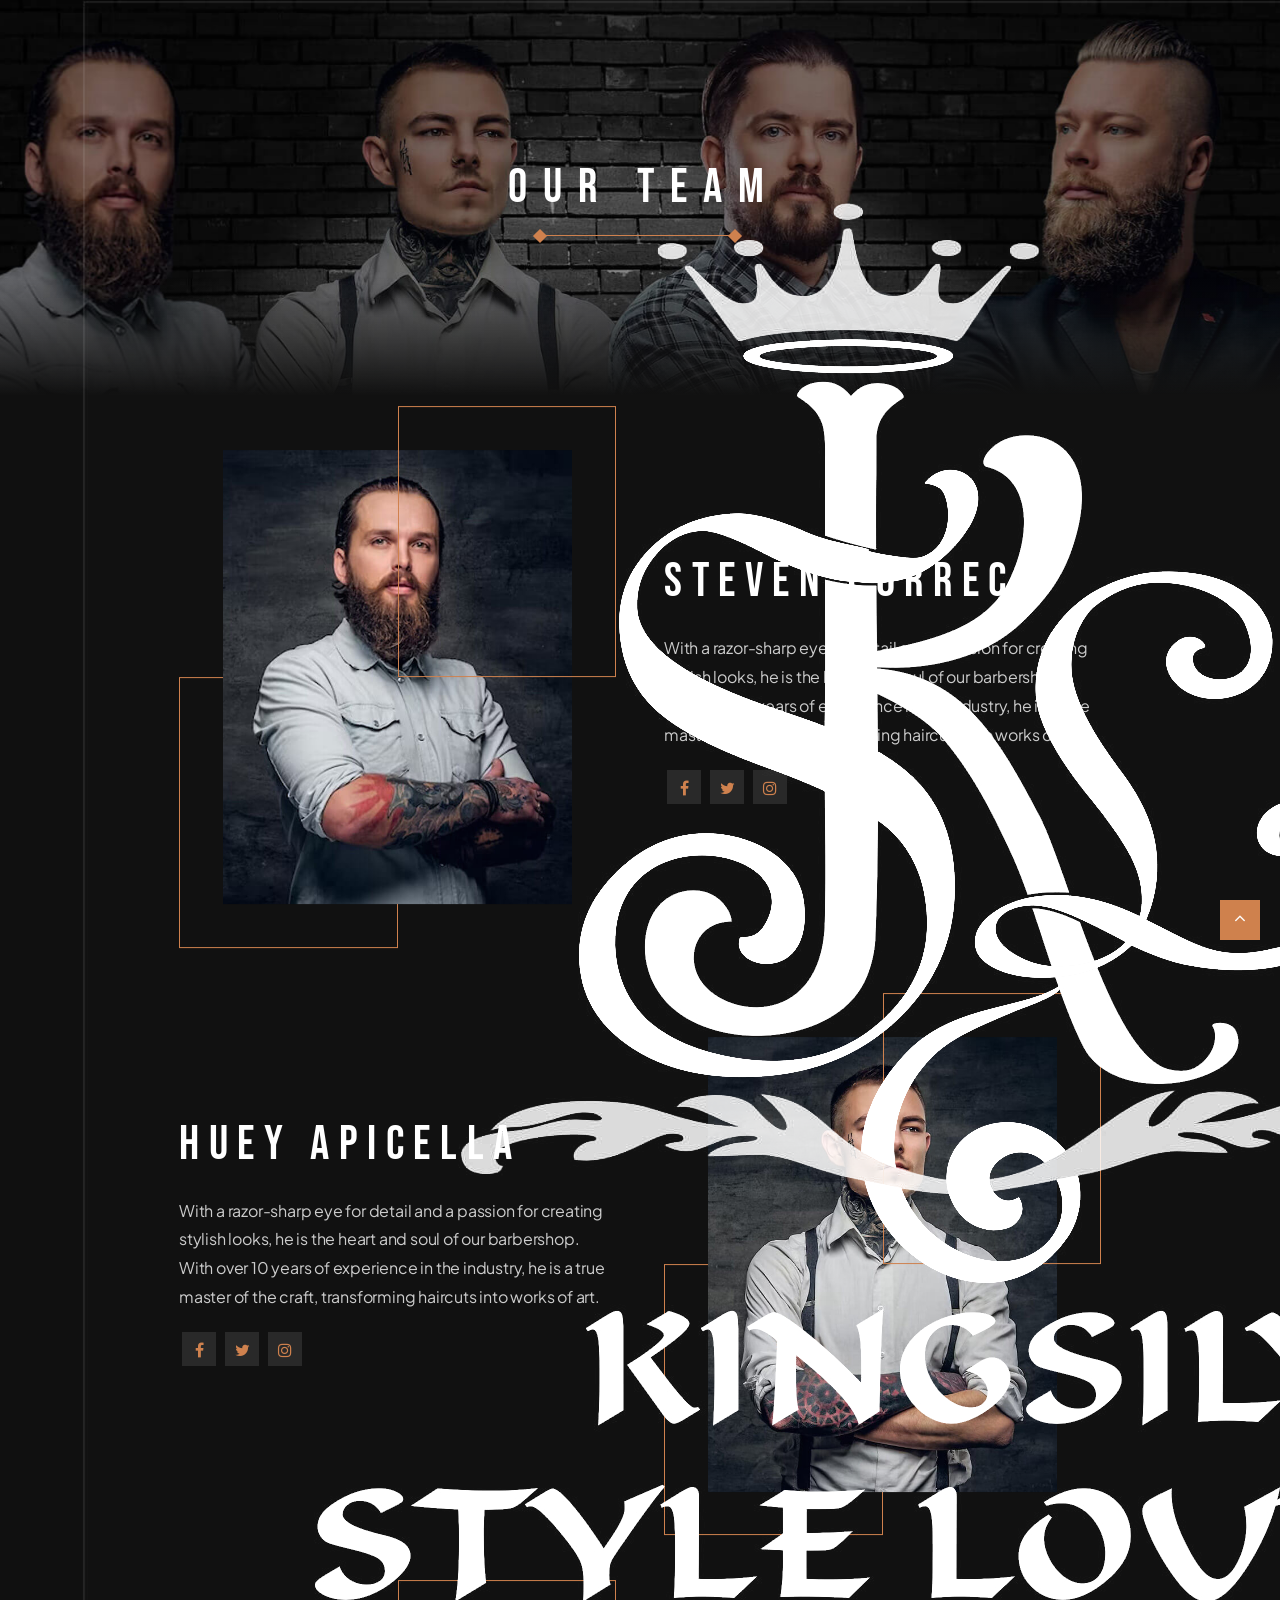
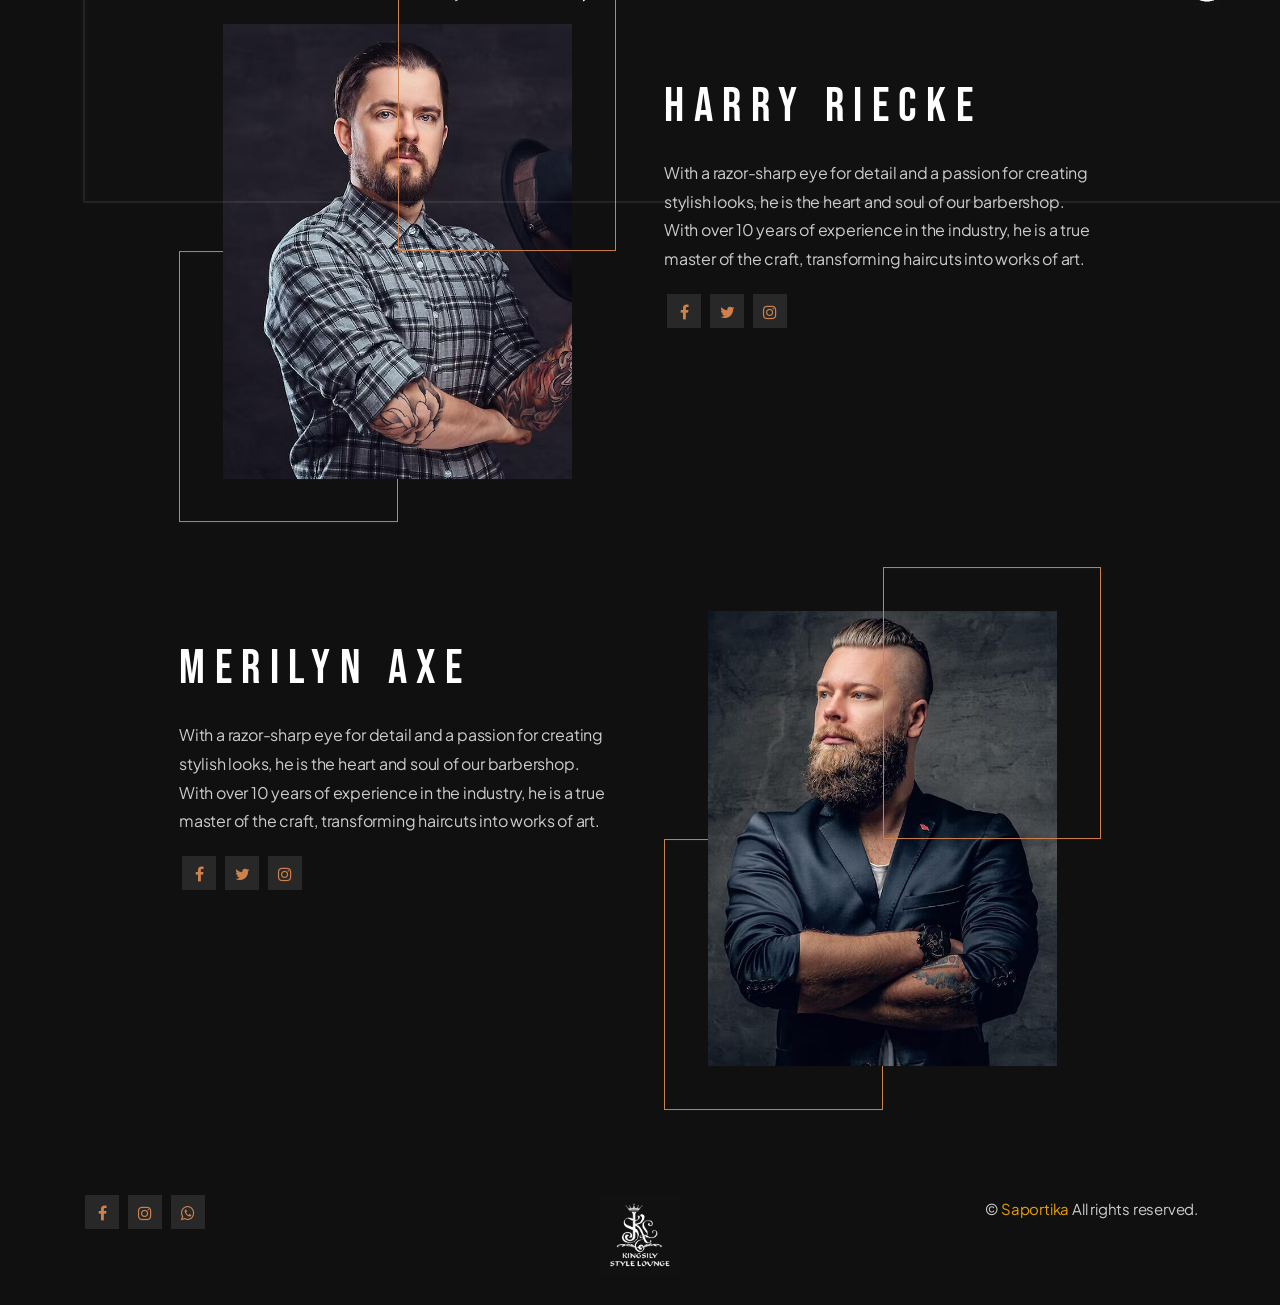
<file: team.html>
<!DOCTYPE html>
<html lang="zxx">

<head>
    <title>Kingsily Style Lounge</title>
    <link rel="icon" href="images/icon.png" type="image/gif" sizes="16x16">
    <meta content="text/html;charset=utf-8" http-equiv="Content-Type">
    <meta content="width=device-width, initial-scale=1.0" name="viewport" >
    <meta content="Kingsily Style Lounge" name="description" >
    <meta content="" name="keywords" >
    <meta content="" name="author" >
    <!-- CSS Files
    ================================================== -->
    <link href="css/bootstrap.min.css" rel="stylesheet" type="text/css" id="bootstrap">
    <link href="css/mdb.min.css" rel="stylesheet" type="text/css" id="mdb" >
    <link href="css/plugins.css" rel="stylesheet" type="text/css" >
    <link href="css/style.css" rel="stylesheet" type="text/css" >
    <link href="css/coloring.css" rel="stylesheet" type="text/css" >
    <!-- color scheme -->
    <link id="colors" href="css/colors/scheme-01.css" rel="stylesheet" type="text/css" >
</head>

<body class="dark-scheme">
    <div id="wrapper">
        
        <!-- page preloader begin -->
        <div id="de-loader"></div>
        <!-- page preloader close -->

        <!-- header begin -->
        <header class="transparent">            
            <div class="container">
                <div class="row">
                    <div class="col-md-12">
                        <div class="de-flex sm-pt10">
                            <div class="de-flex-col">
                                <div class="de-flex-col">
                                    <!-- logo begin -->
                                    <div id="logo">
                                        <a href="index.html">
                                            <img class="logo-main" src="images/logo.png" alt="" >
                                            <img class="logo-mobile" src="images/logo-mobile.png" alt="" >
                                        </a>
                                    </div>
                                    <!-- logo close -->
                                </div>
                            </div>
                            <div class="de-flex-col header-col-mid">
                                <ul id="mainmenu">
                                    <li><a class="menu-item" href="index.html">Home</a>
                                        <ul>
                                            <li><a class="menu-item" href="index.html">Home 1</a></li>
                                            <li><a class="menu-item" href="index-2.html">Home 2</a></li>
                                            <li><a class="menu-item" href="index-3.html">Home 3</a></li>
                                            <li><a class="menu-item" href="index-4.html">Home 4</a></li>
                                        </ul>
                                    </li>
                                    <li><a class="menu-item" href="services.html">Services</a></li>
                                    <li><a class="menu-item" href="about.html">About</a>
                                        <ul>
                                            <li><a class="menu-item" href="about.html">About</a>
                                        <ul>
                                            <li><a class="menu-item" href="about.html">About Us</a></li>
                                            <li><a class="menu-item" href="team.html">Our Team</a></li>
                                        </ul>
                                    </li>
                                            <li><a class="menu-item" href="team.html">Our Team</a></li>
                                        </ul>
                                    </li>
                                    <li><a class="menu-item" href="book.html">Book Now</a></li>
                                    <li><a class="menu-item" href="blog.html">Blog</a></li>
                                    <li><a class="menu-item" href="#">Extras</a>
                                        <ul>
                                            <li><a class="menu-item" href="contact.html">Contact</a></li>
                                            <li><a class="menu-item" href="gallery.html">Gallery</a></li>
                                            <li><a class="menu-item" href="pricing.html">Pricing</a></li>
                                            <li><a class="menu-item" href="testimonials.html">Testimonials</a></li>
                                        </ul>
                                    </li>
                                </ul>
                            </div>
                            <div class="de-flex-col">
                                <div class="menu_side_area d-flex align-items-center justify-content-center" style="gap: 15px;">
                                    <a href="https://www.facebook.com/p/Kingsily-Style-Lounge-100063586610848/" target="_blank" class="social-icon-header" style="color: antiquewhite;"><i class="fa fa-facebook fa-lg"></i></a>
                                    <a href="https://www.instagram.com/kingsily_ksl/?hl=en" target="_blank" class="social-icon-header" style="color: antiquewhite;"><i class="fa fa-instagram fa-lg"></i></a>
                                    <a href="https://wa.link/ezz4oo" target="_blank" class="social-icon-header" style="color: antiquewhite;"><i class="fa fa-whatsapp fa-lg"></i></a>
                                    <span id="menu-btn"></span>
                                </div>
                            </div>
                        </div>
                    </div>
                </div>
            </div>
        </header>
        <!-- header close -->
        <!-- content begin -->
        <div class="no-bottom no-top" id="content">
            <div id="top"></div>

            <section id="subheader" class="jarallax">
                <img src="images/background/10.jpg" class="jarallax-img" alt="">
                <div class="container">
                    <div class="row">
                        <div class="col-lg-6 offset-lg-3 text-center">
                            <h1>Our Team</h1>
                            <div class="de-separator"></div>
                        </div>
                    </div>
                </div>
                <div class="de-gradient-edge-bottom"></div>
            </section>

            <section class="no-top" aria-label="section">
                <div class="container">
                    <div class="row gx-5 align-items-center">
                        <div class="col-lg-5 offset-lg-1 text-center" data-jarallax-element="-20">
                            <div class="de-box-a">
                                <div class="d-image">
                                    <img src="images/team/1.jpg" alt="">
                                </div>
                                <div class="d-deco-1"></div>
                                <div class="d-deco-2"></div>
                            </div>
                            <div class="spacer-20"></div>
                        </div>

                        <div class="col-lg-5">                            
                            <h2>Steven Porreca</h2>
                            <p>With a razor-sharp eye for detail and a passion for creating stylish looks, he is the heart and soul of our barbershop. With over 10 years of experience in the industry, he is a true master of the craft, transforming haircuts into works of art.</p>
                            <div class="social-icons">
                                <a href="#"><i class="fa fa-facebook fa-lg"></i></a>
                                <a href="#"><i class="fa fa-twitter fa-lg"></i></a>
                                <a href="#"><i class="fa fa-instagram fa-lg"></i></a>
                            </div>
                        </div>
                    </div>

                    <div class="row gx-5 align-items-center"> 
                        <div class="col-lg-5 order-lg-1 order-2 offset-lg-1">                            
                            <h2>Huey Apicella</h2>
                            <p>With a razor-sharp eye for detail and a passion for creating stylish looks, he is the heart and soul of our barbershop. With over 10 years of experience in the industry, he is a true master of the craft, transforming haircuts into works of art.</p>
                            <div class="social-icons">
                                <a href="#"><i class="fa fa-facebook fa-lg"></i></a>
                                <a href="#"><i class="fa fa-twitter fa-lg"></i></a>
                                <a href="#"><i class="fa fa-instagram fa-lg"></i></a>
                            </div>
                        </div>

                        <div class="col-lg-5 order-lg-2 order-1 text-center" data-jarallax-element="-20">
                            <div class="de-box-a">
                                <div class="d-image">
                                    <img src="images/team/2.jpg" alt="">
                                </div>
                                <div class="d-deco-1"></div>
                                <div class="d-deco-2"></div>
                            </div>
                            <div class="spacer-20"></div>
                        </div>
                    </div>

                    <div class="row gx-5 align-items-center">
                        <div class="col-lg-5 offset-lg-1 text-center" data-jarallax-element="-20">
                            <div class="de-box-a">
                                <div class="d-image">
                                    <img src="images/team/3.jpg" alt="">
                                </div>
                                <div class="d-deco-1"></div>
                                <div class="d-deco-2"></div>
                            </div>
                            <div class="spacer-20"></div>
                        </div>

                        <div class="col-lg-5">                            
                            <h2>Harry Riecke</h2>
                            <p>With a razor-sharp eye for detail and a passion for creating stylish looks, he is the heart and soul of our barbershop. With over 10 years of experience in the industry, he is a true master of the craft, transforming haircuts into works of art.</p>
                            <div class="social-icons">
                                <a href="#"><i class="fa fa-facebook fa-lg"></i></a>
                                <a href="#"><i class="fa fa-twitter fa-lg"></i></a>
                                <a href="#"><i class="fa fa-instagram fa-lg"></i></a>
                            </div>
                        </div>
                    </div>

                    <div class="row gx-5 align-items-center"> 
                        <div class="col-lg-5 order-lg-1 order-2 offset-lg-1">                            
                            <h2>Merilyn Axe</h2>
                            <p>With a razor-sharp eye for detail and a passion for creating stylish looks, he is the heart and soul of our barbershop. With over 10 years of experience in the industry, he is a true master of the craft, transforming haircuts into works of art.</p>
                            <div class="social-icons">
                                <a href="#"><i class="fa fa-facebook fa-lg"></i></a>
                                <a href="#"><i class="fa fa-twitter fa-lg"></i></a>
                                <a href="#"><i class="fa fa-instagram fa-lg"></i></a>
                            </div>
                        </div>

                        <div class="col-lg-5 order-lg-2 order-1 text-center" data-jarallax-element="-20">
                            <div class="de-box-a">
                                <div class="d-image">
                                    <img src="images/team/4.jpg" alt="">
                                </div>
                                <div class="d-deco-1"></div>
                                <div class="d-deco-2"></div>
                            </div>
                            <div class="spacer-20"></div>
                        </div>
                    </div>                           
                </div>                    
            </section>
            
        </div>
        <!-- content close -->
        <a href="#" id="back-to-top"></a>
        <!-- footer begin -->
        <footer>
            <div class="container">
                <div class="row g-4">
                    
                    <div class="col-lg-4 text-lg-start text-center">
                        <div class="social-icons">
                            <a href="https://www.facebook.com/p/Kingsily-Style-Lounge-100063586610848/" target="_blank"><i class="fa fa-facebook fa-lg"></i></a>
                            <a href="https://www.instagram.com/kingsily_ksl/?hl=en" target="_blank"><i class="fa fa-instagram fa-lg"></i></a>
                            <a href="https://wa.link/ezz4oo" target="_blank"><i class="fa fa-whatsapp fa-lg"></i></a>
                        </div>
                    </div>
                    <div class="col-lg-4 text-lg-center text-center">
                        <img src="images/logo.png" class="" alt="" style="max-width: 80px;">
                    </div>
                    <div class="col-lg-4 text-lg-end text-center">
                        © <a href="https://saportika.in" style="color: #E6A002">Saportika</a> All rights reserved.
                    </div>
                </div>
            </div>
        </footer>
        <!-- footer close -->
    </div>
    
    <!-- Javascript Files
    ================================================== -->
    <script src="js/plugins.js"></script>
    <script src="js/designesia.js"></script>
</body>

</html>
</file>
<file: css/plugins.css>
@charset "UTF-8";
/*!
 * animate.css -http://daneden.me/animate
 * Version - 3.5.1
 * Licensed under the MIT license - http://opensource.org/licenses/MIT
 *
 * Copyright (c) 2016 Daniel Eden
 */
 .animated{-webkit-animation-duration:1s;animation-duration:1s;-webkit-animation-fill-mode:both;animation-fill-mode:both}.animated.infinite{-webkit-animation-iteration-count:infinite;animation-iteration-count:infinite}.animated.hinge{-webkit-animation-duration:2s;animation-duration:2s}.animated.flipOutX,.animated.flipOutY,.animated.bounceIn,.animated.bounceOut{-webkit-animation-duration:.75s;animation-duration:.75s}@-webkit-keyframes bounce{from,20%,53%,80%,to{-webkit-animation-timing-function:cubic-bezier(.215,.61,.355,1);animation-timing-function:cubic-bezier(.215,.61,.355,1);-webkit-transform:translate3d(0,0,0);transform:translate3d(0,0,0)}40%,43%{-webkit-animation-timing-function:cubic-bezier(.755,.05,.855,.06);animation-timing-function:cubic-bezier(.755,.05,.855,.06);-webkit-transform:translate3d(0,-30px,0);transform:translate3d(0,-30px,0)}70%{-webkit-animation-timing-function:cubic-bezier(.755,.05,.855,.06);animation-timing-function:cubic-bezier(.755,.05,.855,.06);-webkit-transform:translate3d(0,-15px,0);transform:translate3d(0,-15px,0)}90%{-webkit-transform:translate3d(0,-4px,0);transform:translate3d(0,-4px,0)}}@keyframes bounce{from,20%,53%,80%,to{-webkit-animation-timing-function:cubic-bezier(.215,.61,.355,1);animation-timing-function:cubic-bezier(.215,.61,.355,1);-webkit-transform:translate3d(0,0,0);transform:translate3d(0,0,0)}40%,43%{-webkit-animation-timing-function:cubic-bezier(.755,.05,.855,.06);animation-timing-function:cubic-bezier(.755,.05,.855,.06);-webkit-transform:translate3d(0,-30px,0);transform:translate3d(0,-30px,0)}70%{-webkit-animation-timing-function:cubic-bezier(.755,.05,.855,.06);animation-timing-function:cubic-bezier(.755,.05,.855,.06);-webkit-transform:translate3d(0,-15px,0);transform:translate3d(0,-15px,0)}90%{-webkit-transform:translate3d(0,-4px,0);transform:translate3d(0,-4px,0)}}.bounce{-webkit-animation-name:bounce;animation-name:bounce;-webkit-transform-origin:center bottom;transform-origin:center bottom}@-webkit-keyframes flash{from,50%,to{opacity:1}25%,75%{opacity:0}}@keyframes flash{from,50%,to{opacity:1}25%,75%{opacity:0}}.flash{-webkit-animation-name:flash;animation-name:flash}@-webkit-keyframes pulse{from{-webkit-transform:scale3d(1,1,1);transform:scale3d(1,1,1)}50%{-webkit-transform:scale3d(1.05,1.05,1.05);transform:scale3d(1.05,1.05,1.05)}to{-webkit-transform:scale3d(1,1,1);transform:scale3d(1,1,1)}}@keyframes pulse{from{-webkit-transform:scale3d(1,1,1);transform:scale3d(1,1,1)}50%{-webkit-transform:scale3d(1.05,1.05,1.05);transform:scale3d(1.05,1.05,1.05)}to{-webkit-transform:scale3d(1,1,1);transform:scale3d(1,1,1)}}.pulse{-webkit-animation-name:pulse;animation-name:pulse}@-webkit-keyframes rubberBand{from{-webkit-transform:scale3d(1,1,1);transform:scale3d(1,1,1)}30%{-webkit-transform:scale3d(1.25,.75,1);transform:scale3d(1.25,.75,1)}40%{-webkit-transform:scale3d(.75,1.25,1);transform:scale3d(.75,1.25,1)}50%{-webkit-transform:scale3d(1.15,.85,1);transform:scale3d(1.15,.85,1)}65%{-webkit-transform:scale3d(.95,1.05,1);transform:scale3d(.95,1.05,1)}75%{-webkit-transform:scale3d(1.05,.95,1);transform:scale3d(1.05,.95,1)}to{-webkit-transform:scale3d(1,1,1);transform:scale3d(1,1,1)}}@keyframes rubberBand{from{-webkit-transform:scale3d(1,1,1);transform:scale3d(1,1,1)}30%{-webkit-transform:scale3d(1.25,.75,1);transform:scale3d(1.25,.75,1)}40%{-webkit-transform:scale3d(.75,1.25,1);transform:scale3d(.75,1.25,1)}50%{-webkit-transform:scale3d(1.15,.85,1);transform:scale3d(1.15,.85,1)}65%{-webkit-transform:scale3d(.95,1.05,1);transform:scale3d(.95,1.05,1)}75%{-webkit-transform:scale3d(1.05,.95,1);transform:scale3d(1.05,.95,1)}to{-webkit-transform:scale3d(1,1,1);transform:scale3d(1,1,1)}}.rubberBand{-webkit-animation-name:rubberBand;animation-name:rubberBand}@-webkit-keyframes shake{from,to{-webkit-transform:translate3d(0,0,0);transform:translate3d(0,0,0)}10%,30%,50%,70%,90%{-webkit-transform:translate3d(-10px,0,0);transform:translate3d(-10px,0,0)}20%,40%,60%,80%{-webkit-transform:translate3d(10px,0,0);transform:translate3d(10px,0,0)}}@keyframes shake{from,to{-webkit-transform:translate3d(0,0,0);transform:translate3d(0,0,0)}10%,30%,50%,70%,90%{-webkit-transform:translate3d(-10px,0,0);transform:translate3d(-10px,0,0)}20%,40%,60%,80%{-webkit-transform:translate3d(10px,0,0);transform:translate3d(10px,0,0)}}.shake{-webkit-animation-name:shake;animation-name:shake}@-webkit-keyframes headShake{0%{-webkit-transform:translateX(0);transform:translateX(0)}6.5%{-webkit-transform:translateX(-6px) rotateY(-9deg);transform:translateX(-6px) rotateY(-9deg)}18.5%{-webkit-transform:translateX(5px) rotateY(7deg);transform:translateX(5px) rotateY(7deg)}31.5%{-webkit-transform:translateX(-3px) rotateY(-5deg);transform:translateX(-3px) rotateY(-5deg)}43.5%{-webkit-transform:translateX(2px) rotateY(3deg);transform:translateX(2px) rotateY(3deg)}50%{-webkit-transform:translateX(0);transform:translateX(0)}}@keyframes headShake{0%{-webkit-transform:translateX(0);transform:translateX(0)}6.5%{-webkit-transform:translateX(-6px) rotateY(-9deg);transform:translateX(-6px) rotateY(-9deg)}18.5%{-webkit-transform:translateX(5px) rotateY(7deg);transform:translateX(5px) rotateY(7deg)}31.5%{-webkit-transform:translateX(-3px) rotateY(-5deg);transform:translateX(-3px) rotateY(-5deg)}43.5%{-webkit-transform:translateX(2px) rotateY(3deg);transform:translateX(2px) rotateY(3deg)}50%{-webkit-transform:translateX(0);transform:translateX(0)}}.headShake{-webkit-animation-timing-function:ease-in-out;animation-timing-function:ease-in-out;-webkit-animation-name:headShake;animation-name:headShake}@-webkit-keyframes swing{20%{-webkit-transform:rotate3d(0,0,1,15deg);transform:rotate3d(0,0,1,15deg)}40%{-webkit-transform:rotate3d(0,0,1,-10deg);transform:rotate3d(0,0,1,-10deg)}60%{-webkit-transform:rotate3d(0,0,1,5deg);transform:rotate3d(0,0,1,5deg)}80%{-webkit-transform:rotate3d(0,0,1,-5deg);transform:rotate3d(0,0,1,-5deg)}to{-webkit-transform:rotate3d(0,0,1,0deg);transform:rotate3d(0,0,1,0deg)}}@keyframes swing{20%{-webkit-transform:rotate3d(0,0,1,15deg);transform:rotate3d(0,0,1,15deg)}40%{-webkit-transform:rotate3d(0,0,1,-10deg);transform:rotate3d(0,0,1,-10deg)}60%{-webkit-transform:rotate3d(0,0,1,5deg);transform:rotate3d(0,0,1,5deg)}80%{-webkit-transform:rotate3d(0,0,1,-5deg);transform:rotate3d(0,0,1,-5deg)}to{-webkit-transform:rotate3d(0,0,1,0deg);transform:rotate3d(0,0,1,0deg)}}.swing{-webkit-transform-origin:top center;transform-origin:top center;-webkit-animation-name:swing;animation-name:swing}@-webkit-keyframes tada{from{-webkit-transform:scale3d(1,1,1);transform:scale3d(1,1,1)}10%,20%{-webkit-transform:scale3d(.9,.9,.9) rotate3d(0,0,1,-3deg);transform:scale3d(.9,.9,.9) rotate3d(0,0,1,-3deg)}30%,50%,70%,90%{-webkit-transform:scale3d(1.1,1.1,1.1) rotate3d(0,0,1,3deg);transform:scale3d(1.1,1.1,1.1) rotate3d(0,0,1,3deg)}40%,60%,80%{-webkit-transform:scale3d(1.1,1.1,1.1) rotate3d(0,0,1,-3deg);transform:scale3d(1.1,1.1,1.1) rotate3d(0,0,1,-3deg)}to{-webkit-transform:scale3d(1,1,1);transform:scale3d(1,1,1)}}@keyframes tada{from{-webkit-transform:scale3d(1,1,1);transform:scale3d(1,1,1)}10%,20%{-webkit-transform:scale3d(.9,.9,.9) rotate3d(0,0,1,-3deg);transform:scale3d(.9,.9,.9) rotate3d(0,0,1,-3deg)}30%,50%,70%,90%{-webkit-transform:scale3d(1.1,1.1,1.1) rotate3d(0,0,1,3deg);transform:scale3d(1.1,1.1,1.1) rotate3d(0,0,1,3deg)}40%,60%,80%{-webkit-transform:scale3d(1.1,1.1,1.1) rotate3d(0,0,1,-3deg);transform:scale3d(1.1,1.1,1.1) rotate3d(0,0,1,-3deg)}to{-webkit-transform:scale3d(1,1,1);transform:scale3d(1,1,1)}}.tada{-webkit-animation-name:tada;animation-name:tada}@-webkit-keyframes wobble{from{-webkit-transform:none;transform:none}15%{-webkit-transform:translate3d(-25%,0,0) rotate3d(0,0,1,-5deg);transform:translate3d(-25%,0,0) rotate3d(0,0,1,-5deg)}30%{-webkit-transform:translate3d(20%,0,0) rotate3d(0,0,1,3deg);transform:translate3d(20%,0,0) rotate3d(0,0,1,3deg)}45%{-webkit-transform:translate3d(-15%,0,0) rotate3d(0,0,1,-3deg);transform:translate3d(-15%,0,0) rotate3d(0,0,1,-3deg)}60%{-webkit-transform:translate3d(10%,0,0) rotate3d(0,0,1,2deg);transform:translate3d(10%,0,0) rotate3d(0,0,1,2deg)}75%{-webkit-transform:translate3d(-5%,0,0) rotate3d(0,0,1,-1deg);transform:translate3d(-5%,0,0) rotate3d(0,0,1,-1deg)}to{-webkit-transform:none;transform:none}}@keyframes wobble{from{-webkit-transform:none;transform:none}15%{-webkit-transform:translate3d(-25%,0,0) rotate3d(0,0,1,-5deg);transform:translate3d(-25%,0,0) rotate3d(0,0,1,-5deg)}30%{-webkit-transform:translate3d(20%,0,0) rotate3d(0,0,1,3deg);transform:translate3d(20%,0,0) rotate3d(0,0,1,3deg)}45%{-webkit-transform:translate3d(-15%,0,0) rotate3d(0,0,1,-3deg);transform:translate3d(-15%,0,0) rotate3d(0,0,1,-3deg)}60%{-webkit-transform:translate3d(10%,0,0) rotate3d(0,0,1,2deg);transform:translate3d(10%,0,0) rotate3d(0,0,1,2deg)}75%{-webkit-transform:translate3d(-5%,0,0) rotate3d(0,0,1,-1deg);transform:translate3d(-5%,0,0) rotate3d(0,0,1,-1deg)}to{-webkit-transform:none;transform:none}}.wobble{-webkit-animation-name:wobble;animation-name:wobble}@-webkit-keyframes jello{from,11.1%,to{-webkit-transform:none;transform:none}22.2%{-webkit-transform:skewX(-12.5deg) skewY(-12.5deg);transform:skewX(-12.5deg) skewY(-12.5deg)}33.3%{-webkit-transform:skewX(6.25deg) skewY(6.25deg);transform:skewX(6.25deg) skewY(6.25deg)}44.4%{-webkit-transform:skewX(-3.125deg) skewY(-3.125deg);transform:skewX(-3.125deg) skewY(-3.125deg)}55.5%{-webkit-transform:skewX(1.5625deg) skewY(1.5625deg);transform:skewX(1.5625deg) skewY(1.5625deg)}66.6%{-webkit-transform:skewX(-0.78125deg) skewY(-0.78125deg);transform:skewX(-0.78125deg) skewY(-0.78125deg)}77.7%{-webkit-transform:skewX(0.390625deg) skewY(0.390625deg);transform:skewX(0.390625deg) skewY(0.390625deg)}88.8%{-webkit-transform:skewX(-0.1953125deg) skewY(-0.1953125deg);transform:skewX(-0.1953125deg) skewY(-0.1953125deg)}}@keyframes jello{from,11.1%,to{-webkit-transform:none;transform:none}22.2%{-webkit-transform:skewX(-12.5deg) skewY(-12.5deg);transform:skewX(-12.5deg) skewY(-12.5deg)}33.3%{-webkit-transform:skewX(6.25deg) skewY(6.25deg);transform:skewX(6.25deg) skewY(6.25deg)}44.4%{-webkit-transform:skewX(-3.125deg) skewY(-3.125deg);transform:skewX(-3.125deg) skewY(-3.125deg)}55.5%{-webkit-transform:skewX(1.5625deg) skewY(1.5625deg);transform:skewX(1.5625deg) skewY(1.5625deg)}66.6%{-webkit-transform:skewX(-0.78125deg) skewY(-0.78125deg);transform:skewX(-0.78125deg) skewY(-0.78125deg)}77.7%{-webkit-transform:skewX(0.390625deg) skewY(0.390625deg);transform:skewX(0.390625deg) skewY(0.390625deg)}88.8%{-webkit-transform:skewX(-0.1953125deg) skewY(-0.1953125deg);transform:skewX(-0.1953125deg) skewY(-0.1953125deg)}}.jello{-webkit-animation-name:jello;animation-name:jello;-webkit-transform-origin:center;transform-origin:center}@-webkit-keyframes bounceIn{from,20%,40%,60%,80%,to{-webkit-animation-timing-function:cubic-bezier(.215,.61,.355,1);animation-timing-function:cubic-bezier(.215,.61,.355,1)}0%{opacity:0;-webkit-transform:scale3d(.3,.3,.3);transform:scale3d(.3,.3,.3)}20%{-webkit-transform:scale3d(1.1,1.1,1.1);transform:scale3d(1.1,1.1,1.1)}40%{-webkit-transform:scale3d(.9,.9,.9);transform:scale3d(.9,.9,.9)}60%{opacity:1;-webkit-transform:scale3d(1.03,1.03,1.03);transform:scale3d(1.03,1.03,1.03)}80%{-webkit-transform:scale3d(.97,.97,.97);transform:scale3d(.97,.97,.97)}to{opacity:1;-webkit-transform:scale3d(1,1,1);transform:scale3d(1,1,1)}}@keyframes bounceIn{from,20%,40%,60%,80%,to{-webkit-animation-timing-function:cubic-bezier(.215,.61,.355,1);animation-timing-function:cubic-bezier(.215,.61,.355,1)}0%{opacity:0;-webkit-transform:scale3d(.3,.3,.3);transform:scale3d(.3,.3,.3)}20%{-webkit-transform:scale3d(1.1,1.1,1.1);transform:scale3d(1.1,1.1,1.1)}40%{-webkit-transform:scale3d(.9,.9,.9);transform:scale3d(.9,.9,.9)}60%{opacity:1;-webkit-transform:scale3d(1.03,1.03,1.03);transform:scale3d(1.03,1.03,1.03)}80%{-webkit-transform:scale3d(.97,.97,.97);transform:scale3d(.97,.97,.97)}to{opacity:1;-webkit-transform:scale3d(1,1,1);transform:scale3d(1,1,1)}}.bounceIn{-webkit-animation-name:bounceIn;animation-name:bounceIn}@-webkit-keyframes bounceInDown{from,60%,75%,90%,to{-webkit-animation-timing-function:cubic-bezier(.215,.61,.355,1);animation-timing-function:cubic-bezier(.215,.61,.355,1)}0%{opacity:0;-webkit-transform:translate3d(0,-3000px,0);transform:translate3d(0,-3000px,0)}60%{opacity:1;-webkit-transform:translate3d(0,25px,0);transform:translate3d(0,25px,0)}75%{-webkit-transform:translate3d(0,-10px,0);transform:translate3d(0,-10px,0)}90%{-webkit-transform:translate3d(0,5px,0);transform:translate3d(0,5px,0)}to{-webkit-transform:none;transform:none}}@keyframes bounceInDown{from,60%,75%,90%,to{-webkit-animation-timing-function:cubic-bezier(.215,.61,.355,1);animation-timing-function:cubic-bezier(.215,.61,.355,1)}0%{opacity:0;-webkit-transform:translate3d(0,-3000px,0);transform:translate3d(0,-3000px,0)}60%{opacity:1;-webkit-transform:translate3d(0,25px,0);transform:translate3d(0,25px,0)}75%{-webkit-transform:translate3d(0,-10px,0);transform:translate3d(0,-10px,0)}90%{-webkit-transform:translate3d(0,5px,0);transform:translate3d(0,5px,0)}to{-webkit-transform:none;transform:none}}.bounceInDown{-webkit-animation-name:bounceInDown;animation-name:bounceInDown}@-webkit-keyframes bounceInLeft{from,60%,75%,90%,to{-webkit-animation-timing-function:cubic-bezier(.215,.61,.355,1);animation-timing-function:cubic-bezier(.215,.61,.355,1)}0%{opacity:0;-webkit-transform:translate3d(-3000px,0,0);transform:translate3d(-3000px,0,0)}60%{opacity:1;-webkit-transform:translate3d(25px,0,0);transform:translate3d(25px,0,0)}75%{-webkit-transform:translate3d(-10px,0,0);transform:translate3d(-10px,0,0)}90%{-webkit-transform:translate3d(5px,0,0);transform:translate3d(5px,0,0)}to{-webkit-transform:none;transform:none}}@keyframes bounceInLeft{from,60%,75%,90%,to{-webkit-animation-timing-function:cubic-bezier(.215,.61,.355,1);animation-timing-function:cubic-bezier(.215,.61,.355,1)}0%{opacity:0;-webkit-transform:translate3d(-3000px,0,0);transform:translate3d(-3000px,0,0)}60%{opacity:1;-webkit-transform:translate3d(25px,0,0);transform:translate3d(25px,0,0)}75%{-webkit-transform:translate3d(-10px,0,0);transform:translate3d(-10px,0,0)}90%{-webkit-transform:translate3d(5px,0,0);transform:translate3d(5px,0,0)}to{-webkit-transform:none;transform:none}}.bounceInLeft{-webkit-animation-name:bounceInLeft;animation-name:bounceInLeft}@-webkit-keyframes bounceInRight{from,60%,75%,90%,to{-webkit-animation-timing-function:cubic-bezier(.215,.61,.355,1);animation-timing-function:cubic-bezier(.215,.61,.355,1)}from{opacity:0;-webkit-transform:translate3d(3000px,0,0);transform:translate3d(3000px,0,0)}60%{opacity:1;-webkit-transform:translate3d(-25px,0,0);transform:translate3d(-25px,0,0)}75%{-webkit-transform:translate3d(10px,0,0);transform:translate3d(10px,0,0)}90%{-webkit-transform:translate3d(-5px,0,0);transform:translate3d(-5px,0,0)}to{-webkit-transform:none;transform:none}}@keyframes bounceInRight{from,60%,75%,90%,to{-webkit-animation-timing-function:cubic-bezier(.215,.61,.355,1);animation-timing-function:cubic-bezier(.215,.61,.355,1)}from{opacity:0;-webkit-transform:translate3d(3000px,0,0);transform:translate3d(3000px,0,0)}60%{opacity:1;-webkit-transform:translate3d(-25px,0,0);transform:translate3d(-25px,0,0)}75%{-webkit-transform:translate3d(10px,0,0);transform:translate3d(10px,0,0)}90%{-webkit-transform:translate3d(-5px,0,0);transform:translate3d(-5px,0,0)}to{-webkit-transform:none;transform:none}}.bounceInRight{-webkit-animation-name:bounceInRight;animation-name:bounceInRight}@-webkit-keyframes bounceInUp{from,60%,75%,90%,to{-webkit-animation-timing-function:cubic-bezier(.215,.61,.355,1);animation-timing-function:cubic-bezier(.215,.61,.355,1)}from{opacity:0;-webkit-transform:translate3d(0,3000px,0);transform:translate3d(0,3000px,0)}60%{opacity:1;-webkit-transform:translate3d(0,-20px,0);transform:translate3d(0,-20px,0)}75%{-webkit-transform:translate3d(0,10px,0);transform:translate3d(0,10px,0)}90%{-webkit-transform:translate3d(0,-5px,0);transform:translate3d(0,-5px,0)}to{-webkit-transform:translate3d(0,0,0);transform:translate3d(0,0,0)}}@keyframes bounceInUp{from,60%,75%,90%,to{-webkit-animation-timing-function:cubic-bezier(.215,.61,.355,1);animation-timing-function:cubic-bezier(.215,.61,.355,1)}from{opacity:0;-webkit-transform:translate3d(0,3000px,0);transform:translate3d(0,3000px,0)}60%{opacity:1;-webkit-transform:translate3d(0,-20px,0);transform:translate3d(0,-20px,0)}75%{-webkit-transform:translate3d(0,10px,0);transform:translate3d(0,10px,0)}90%{-webkit-transform:translate3d(0,-5px,0);transform:translate3d(0,-5px,0)}to{-webkit-transform:translate3d(0,0,0);transform:translate3d(0,0,0)}}.bounceInUp{-webkit-animation-name:bounceInUp;animation-name:bounceInUp}@-webkit-keyframes bounceOut{20%{-webkit-transform:scale3d(.9,.9,.9);transform:scale3d(.9,.9,.9)}50%,55%{opacity:1;-webkit-transform:scale3d(1.1,1.1,1.1);transform:scale3d(1.1,1.1,1.1)}to{opacity:0;-webkit-transform:scale3d(.3,.3,.3);transform:scale3d(.3,.3,.3)}}@keyframes bounceOut{20%{-webkit-transform:scale3d(.9,.9,.9);transform:scale3d(.9,.9,.9)}50%,55%{opacity:1;-webkit-transform:scale3d(1.1,1.1,1.1);transform:scale3d(1.1,1.1,1.1)}to{opacity:0;-webkit-transform:scale3d(.3,.3,.3);transform:scale3d(.3,.3,.3)}}.bounceOut{-webkit-animation-name:bounceOut;animation-name:bounceOut}@-webkit-keyframes bounceOutDown{20%{-webkit-transform:translate3d(0,10px,0);transform:translate3d(0,10px,0)}40%,45%{opacity:1;-webkit-transform:translate3d(0,-20px,0);transform:translate3d(0,-20px,0)}to{opacity:0;-webkit-transform:translate3d(0,2000px,0);transform:translate3d(0,2000px,0)}}@keyframes bounceOutDown{20%{-webkit-transform:translate3d(0,10px,0);transform:translate3d(0,10px,0)}40%,45%{opacity:1;-webkit-transform:translate3d(0,-20px,0);transform:translate3d(0,-20px,0)}to{opacity:0;-webkit-transform:translate3d(0,2000px,0);transform:translate3d(0,2000px,0)}}.bounceOutDown{-webkit-animation-name:bounceOutDown;animation-name:bounceOutDown}@-webkit-keyframes bounceOutLeft{20%{opacity:1;-webkit-transform:translate3d(20px,0,0);transform:translate3d(20px,0,0)}to{opacity:0;-webkit-transform:translate3d(-2000px,0,0);transform:translate3d(-2000px,0,0)}}@keyframes bounceOutLeft{20%{opacity:1;-webkit-transform:translate3d(20px,0,0);transform:translate3d(20px,0,0)}to{opacity:0;-webkit-transform:translate3d(-2000px,0,0);transform:translate3d(-2000px,0,0)}}.bounceOutLeft{-webkit-animation-name:bounceOutLeft;animation-name:bounceOutLeft}@-webkit-keyframes bounceOutRight{20%{opacity:1;-webkit-transform:translate3d(-20px,0,0);transform:translate3d(-20px,0,0)}to{opacity:0;-webkit-transform:translate3d(2000px,0,0);transform:translate3d(2000px,0,0)}}@keyframes bounceOutRight{20%{opacity:1;-webkit-transform:translate3d(-20px,0,0);transform:translate3d(-20px,0,0)}to{opacity:0;-webkit-transform:translate3d(2000px,0,0);transform:translate3d(2000px,0,0)}}.bounceOutRight{-webkit-animation-name:bounceOutRight;animation-name:bounceOutRight}@-webkit-keyframes bounceOutUp{20%{-webkit-transform:translate3d(0,-10px,0);transform:translate3d(0,-10px,0)}40%,45%{opacity:1;-webkit-transform:translate3d(0,20px,0);transform:translate3d(0,20px,0)}to{opacity:0;-webkit-transform:translate3d(0,-2000px,0);transform:translate3d(0,-2000px,0)}}@keyframes bounceOutUp{20%{-webkit-transform:translate3d(0,-10px,0);transform:translate3d(0,-10px,0)}40%,45%{opacity:1;-webkit-transform:translate3d(0,20px,0);transform:translate3d(0,20px,0)}to{opacity:0;-webkit-transform:translate3d(0,-2000px,0);transform:translate3d(0,-2000px,0)}}.bounceOutUp{-webkit-animation-name:bounceOutUp;animation-name:bounceOutUp}@-webkit-keyframes fadeIn{from{opacity:0}to{opacity:1}}@keyframes fadeIn{from{opacity:0}to{opacity:1}}.fadeIn{-webkit-animation-name:fadeIn;animation-name:fadeIn}@-webkit-keyframes fadeInDown{from{opacity:0;-webkit-transform:translate3d(0,-30%,0);transform:translate3d(0,-30%,0)}to{opacity:1;-webkit-transform:none;transform:none}}@keyframes fadeInDown{from{opacity:0;-webkit-transform:translate3d(0,-30%,0);transform:translate3d(0,-30%,0)}to{opacity:1;-webkit-transform:none;transform:none}}.fadeInDown{-webkit-animation-name:fadeInDown;animation-name:fadeInDown}@-webkit-keyframes fadeInDownBig{from{opacity:0;-webkit-transform:translate3d(0,-2000px,0);transform:translate3d(0,-2000px,0)}to{opacity:1;-webkit-transform:none;transform:none}}@keyframes fadeInDownBig{from{opacity:0;-webkit-transform:translate3d(0,-2000px,0);transform:translate3d(0,-2000px,0)}to{opacity:1;-webkit-transform:none;transform:none}}.fadeInDownBig{-webkit-animation-name:fadeInDownBig;animation-name:fadeInDownBig}@-webkit-keyframes fadeInLeft{from{opacity:0;-webkit-transform:translate3d(-10%,0,0);transform:translate3d(-10%,0,0)}to{opacity:1;-webkit-transform:none;transform:none}}@keyframes fadeInLeft{from{opacity:0;-webkit-transform:translate3d(-10%,0,0);transform:translate3d(-10%,0,0)}to{opacity:1;-webkit-transform:none;transform:none}}.fadeInLeft{-webkit-animation-name:fadeInLeft;animation-name:fadeInLeft}@-webkit-keyframes fadeInLeftBig{from{opacity:0;-webkit-transform:translate3d(-2000px,0,0);transform:translate3d(-2000px,0,0)}to{opacity:1;-webkit-transform:none;transform:none}}@keyframes fadeInLeftBig{from{opacity:0;-webkit-transform:translate3d(-2000px,0,0);transform:translate3d(-2000px,0,0)}to{opacity:1;-webkit-transform:none;transform:none}}.fadeInLeftBig{-webkit-animation-name:fadeInLeftBig;animation-name:fadeInLeftBig}@-webkit-keyframes fadeInRight{from{opacity:0;-webkit-transform:translate3d(10%,0,0);transform:translate3d(10%,0,0)}to{opacity:1;-webkit-transform:none;transform:none}}@keyframes fadeInRight{from{opacity:0;-webkit-transform:translate3d(10%,0,0);transform:translate3d(10%,0,0)}to{opacity:1;-webkit-transform:none;transform:none}}.fadeInRight{-webkit-animation-name:fadeInRight;animation-name:fadeInRight}@-webkit-keyframes fadeInRightBig{from{opacity:0;-webkit-transform:translate3d(2000px,0,0);transform:translate3d(2000px,0,0)}to{opacity:1;-webkit-transform:none;transform:none}}@keyframes fadeInRightBig{from{opacity:0;-webkit-transform:translate3d(2000px,0,0);transform:translate3d(2000px,0,0)}to{opacity:1;-webkit-transform:none;transform:none}}.fadeInRightBig{-webkit-animation-name:fadeInRightBig;animation-name:fadeInRightBig}@-webkit-keyframes fadeInUp{from{opacity:0;-webkit-transform:translate3d(0,30%,0);transform:translate3d(0,30%,0)}to{opacity:1;-webkit-transform:none;transform:none}}@keyframes fadeInUp{from{opacity:0;-webkit-transform:translate3d(0,30%,0);transform:translate3d(0,30%,0)}to{opacity:1;-webkit-transform:none;transform:none}}.fadeInUp{-webkit-animation-name:fadeInUp;animation-name:fadeInUp}@-webkit-keyframes fadeInUpBig{from{opacity:0;-webkit-transform:translate3d(0,2000px,0);transform:translate3d(0,2000px,0)}to{opacity:1;-webkit-transform:none;transform:none}}@keyframes fadeInUpBig{from{opacity:0;-webkit-transform:translate3d(0,2000px,0);transform:translate3d(0,2000px,0)}to{opacity:1;-webkit-transform:none;transform:none}}.fadeInUpBig{-webkit-animation-name:fadeInUpBig;animation-name:fadeInUpBig}@-webkit-keyframes fadeOut{from{opacity:1}to{opacity:0}}@keyframes fadeOut{from{opacity:1}to{opacity:0}}.fadeOut{-webkit-animation-name:fadeOut;animation-name:fadeOut}@-webkit-keyframes fadeOutDown{from{opacity:1}to{opacity:0;-webkit-transform:translate3d(0,30%,0);transform:translate3d(0,30%,0)}}@keyframes fadeOutDown{from{opacity:1}to{opacity:0;-webkit-transform:translate3d(0,30%,0);transform:translate3d(0,30%,0)}}.fadeOutDown{-webkit-animation-name:fadeOutDown;animation-name:fadeOutDown}@-webkit-keyframes fadeOutDownBig{from{opacity:1}to{opacity:0;-webkit-transform:translate3d(0,2000px,0);transform:translate3d(0,2000px,0)}}@keyframes fadeOutDownBig{from{opacity:1}to{opacity:0;-webkit-transform:translate3d(0,2000px,0);transform:translate3d(0,2000px,0)}}.fadeOutDownBig{-webkit-animation-name:fadeOutDownBig;animation-name:fadeOutDownBig}@-webkit-keyframes fadeOutLeft{from{opacity:1}to{opacity:0;-webkit-transform:translate3d(-10%,0,0);transform:translate3d(-10%,0,0)}}@keyframes fadeOutLeft{from{opacity:1}to{opacity:0;-webkit-transform:translate3d(-10%,0,0);transform:translate3d(-10%,0,0)}}.fadeOutLeft{-webkit-animation-name:fadeOutLeft;animation-name:fadeOutLeft}@-webkit-keyframes fadeOutLeftBig{from{opacity:1}to{opacity:0;-webkit-transform:translate3d(-2000px,0,0);transform:translate3d(-2000px,0,0)}}@keyframes fadeOutLeftBig{from{opacity:1}to{opacity:0;-webkit-transform:translate3d(-2000px,0,0);transform:translate3d(-2000px,0,0)}}.fadeOutLeftBig{-webkit-animation-name:fadeOutLeftBig;animation-name:fadeOutLeftBig}@-webkit-keyframes fadeOutRight{from{opacity:1}to{opacity:0;-webkit-transform:translate3d(10%,0,0);transform:translate3d(10%,0,0)}}@keyframes fadeOutRight{from{opacity:1}to{opacity:0;-webkit-transform:translate3d(10%,0,0);transform:translate3d(10%,0,0)}}.fadeOutRight{-webkit-animation-name:fadeOutRight;animation-name:fadeOutRight}@-webkit-keyframes fadeOutRightBig{from{opacity:1}to{opacity:0;-webkit-transform:translate3d(2000px,0,0);transform:translate3d(2000px,0,0)}}@keyframes fadeOutRightBig{from{opacity:1}to{opacity:0;-webkit-transform:translate3d(2000px,0,0);transform:translate3d(2000px,0,0)}}.fadeOutRightBig{-webkit-animation-name:fadeOutRightBig;animation-name:fadeOutRightBig}@-webkit-keyframes fadeOutUp{from{opacity:1}to{opacity:0;-webkit-transform:translate3d(0,-30%,0);transform:translate3d(0,-30%,0)}}@keyframes fadeOutUp{from{opacity:1}to{opacity:0;-webkit-transform:translate3d(0,-30%,0);transform:translate3d(0,-30%,0)}}.fadeOutUp{-webkit-animation-name:fadeOutUp;animation-name:fadeOutUp}@-webkit-keyframes fadeOutUpBig{from{opacity:1}to{opacity:0;-webkit-transform:translate3d(0,-2000px,0);transform:translate3d(0,-2000px,0)}}@keyframes fadeOutUpBig{from{opacity:1}to{opacity:0;-webkit-transform:translate3d(0,-2000px,0);transform:translate3d(0,-2000px,0)}}.fadeOutUpBig{-webkit-animation-name:fadeOutUpBig;animation-name:fadeOutUpBig}@-webkit-keyframes flip{from{-webkit-transform:perspective(400px) rotate3d(0,1,0,-360deg);transform:perspective(400px) rotate3d(0,1,0,-360deg);-webkit-animation-timing-function:ease-out;animation-timing-function:ease-out}40%{-webkit-transform:perspective(400px) translate3d(0,0,150px) rotate3d(0,1,0,-190deg);transform:perspective(400px) translate3d(0,0,150px) rotate3d(0,1,0,-190deg);-webkit-animation-timing-function:ease-out;animation-timing-function:ease-out}50%{-webkit-transform:perspective(400px) translate3d(0,0,150px) rotate3d(0,1,0,-170deg);transform:perspective(400px) translate3d(0,0,150px) rotate3d(0,1,0,-170deg);-webkit-animation-timing-function:ease-in;animation-timing-function:ease-in}80%{-webkit-transform:perspective(400px) scale3d(.95,.95,.95);transform:perspective(400px) scale3d(.95,.95,.95);-webkit-animation-timing-function:ease-in;animation-timing-function:ease-in}to{-webkit-transform:perspective(400px);transform:perspective(400px);-webkit-animation-timing-function:ease-in;animation-timing-function:ease-in}}@keyframes flip{from{-webkit-transform:perspective(400px) rotate3d(0,1,0,-360deg);transform:perspective(400px) rotate3d(0,1,0,-360deg);-webkit-animation-timing-function:ease-out;animation-timing-function:ease-out}40%{-webkit-transform:perspective(400px) translate3d(0,0,150px) rotate3d(0,1,0,-190deg);transform:perspective(400px) translate3d(0,0,150px) rotate3d(0,1,0,-190deg);-webkit-animation-timing-function:ease-out;animation-timing-function:ease-out}50%{-webkit-transform:perspective(400px) translate3d(0,0,150px) rotate3d(0,1,0,-170deg);transform:perspective(400px) translate3d(0,0,150px) rotate3d(0,1,0,-170deg);-webkit-animation-timing-function:ease-in;animation-timing-function:ease-in}80%{-webkit-transform:perspective(400px) scale3d(.95,.95,.95);transform:perspective(400px) scale3d(.95,.95,.95);-webkit-animation-timing-function:ease-in;animation-timing-function:ease-in}to{-webkit-transform:perspective(400px);transform:perspective(400px);-webkit-animation-timing-function:ease-in;animation-timing-function:ease-in}}.animated.flip{-webkit-backface-visibility:visible;backface-visibility:visible;-webkit-animation-name:flip;animation-name:flip}@-webkit-keyframes flipInX{from{-webkit-transform:perspective(400px) rotate3d(1,0,0,90deg);transform:perspective(400px) rotate3d(1,0,0,90deg);-webkit-animation-timing-function:ease-in;animation-timing-function:ease-in;opacity:0}40%{-webkit-transform:perspective(400px) rotate3d(1,0,0,-20deg);transform:perspective(400px) rotate3d(1,0,0,-20deg);-webkit-animation-timing-function:ease-in;animation-timing-function:ease-in}60%{-webkit-transform:perspective(400px) rotate3d(1,0,0,10deg);transform:perspective(400px) rotate3d(1,0,0,10deg);opacity:1}80%{-webkit-transform:perspective(400px) rotate3d(1,0,0,-5deg);transform:perspective(400px) rotate3d(1,0,0,-5deg)}to{-webkit-transform:perspective(400px);transform:perspective(400px)}}@keyframes flipInX{from{-webkit-transform:perspective(400px) rotate3d(1,0,0,90deg);transform:perspective(400px) rotate3d(1,0,0,90deg);-webkit-animation-timing-function:ease-in;animation-timing-function:ease-in;opacity:0}40%{-webkit-transform:perspective(400px) rotate3d(1,0,0,-20deg);transform:perspective(400px) rotate3d(1,0,0,-20deg);-webkit-animation-timing-function:ease-in;animation-timing-function:ease-in}60%{-webkit-transform:perspective(400px) rotate3d(1,0,0,10deg);transform:perspective(400px) rotate3d(1,0,0,10deg);opacity:1}80%{-webkit-transform:perspective(400px) rotate3d(1,0,0,-5deg);transform:perspective(400px) rotate3d(1,0,0,-5deg)}to{-webkit-transform:perspective(400px);transform:perspective(400px)}}.flipInX{-webkit-backface-visibility:visible!important;backface-visibility:visible!important;-webkit-animation-name:flipInX;animation-name:flipInX}@-webkit-keyframes flipInY{from{-webkit-transform:perspective(400px) rotate3d(0,1,0,90deg);transform:perspective(400px) rotate3d(0,1,0,90deg);-webkit-animation-timing-function:ease-in;animation-timing-function:ease-in;opacity:0}40%{-webkit-transform:perspective(400px) rotate3d(0,1,0,-20deg);transform:perspective(400px) rotate3d(0,1,0,-20deg);-webkit-animation-timing-function:ease-in;animation-timing-function:ease-in}60%{-webkit-transform:perspective(400px) rotate3d(0,1,0,10deg);transform:perspective(400px) rotate3d(0,1,0,10deg);opacity:1}80%{-webkit-transform:perspective(400px) rotate3d(0,1,0,-5deg);transform:perspective(400px) rotate3d(0,1,0,-5deg)}to{-webkit-transform:perspective(400px);transform:perspective(400px)}}@keyframes flipInY{from{-webkit-transform:perspective(400px) rotate3d(0,1,0,90deg);transform:perspective(400px) rotate3d(0,1,0,90deg);-webkit-animation-timing-function:ease-in;animation-timing-function:ease-in;opacity:0}40%{-webkit-transform:perspective(400px) rotate3d(0,1,0,-20deg);transform:perspective(400px) rotate3d(0,1,0,-20deg);-webkit-animation-timing-function:ease-in;animation-timing-function:ease-in}60%{-webkit-transform:perspective(400px) rotate3d(0,1,0,10deg);transform:perspective(400px) rotate3d(0,1,0,10deg);opacity:1}80%{-webkit-transform:perspective(400px) rotate3d(0,1,0,-5deg);transform:perspective(400px) rotate3d(0,1,0,-5deg)}to{-webkit-transform:perspective(400px);transform:perspective(400px)}}.flipInY{-webkit-backface-visibility:visible!important;backface-visibility:visible!important;-webkit-animation-name:flipInY;animation-name:flipInY}@-webkit-keyframes flipOutX{from{-webkit-transform:perspective(400px);transform:perspective(400px)}30%{-webkit-transform:perspective(400px) rotate3d(1,0,0,-20deg);transform:perspective(400px) rotate3d(1,0,0,-20deg);opacity:1}to{-webkit-transform:perspective(400px) rotate3d(1,0,0,90deg);transform:perspective(400px) rotate3d(1,0,0,90deg);opacity:0}}@keyframes flipOutX{from{-webkit-transform:perspective(400px);transform:perspective(400px)}30%{-webkit-transform:perspective(400px) rotate3d(1,0,0,-20deg);transform:perspective(400px) rotate3d(1,0,0,-20deg);opacity:1}to{-webkit-transform:perspective(400px) rotate3d(1,0,0,90deg);transform:perspective(400px) rotate3d(1,0,0,90deg);opacity:0}}.flipOutX{-webkit-animation-name:flipOutX;animation-name:flipOutX;-webkit-backface-visibility:visible!important;backface-visibility:visible!important}@-webkit-keyframes flipOutY{from{-webkit-transform:perspective(400px);transform:perspective(400px)}30%{-webkit-transform:perspective(400px) rotate3d(0,1,0,-15deg);transform:perspective(400px) rotate3d(0,1,0,-15deg);opacity:1}to{-webkit-transform:perspective(400px) rotate3d(0,1,0,90deg);transform:perspective(400px) rotate3d(0,1,0,90deg);opacity:0}}@keyframes flipOutY{from{-webkit-transform:perspective(400px);transform:perspective(400px)}30%{-webkit-transform:perspective(400px) rotate3d(0,1,0,-15deg);transform:perspective(400px) rotate3d(0,1,0,-15deg);opacity:1}to{-webkit-transform:perspective(400px) rotate3d(0,1,0,90deg);transform:perspective(400px) rotate3d(0,1,0,90deg);opacity:0}}.flipOutY{-webkit-backface-visibility:visible!important;backface-visibility:visible!important;-webkit-animation-name:flipOutY;animation-name:flipOutY}@-webkit-keyframes lightSpeedIn{from{-webkit-transform:translate3d(10%,0,0) skewX(-30deg);transform:translate3d(10%,0,0) skewX(-30deg);opacity:0}60%{-webkit-transform:skewX(20deg);transform:skewX(20deg);opacity:1}80%{-webkit-transform:skewX(-5deg);transform:skewX(-5deg);opacity:1}to{-webkit-transform:none;transform:none;opacity:1}}@keyframes lightSpeedIn{from{-webkit-transform:translate3d(10%,0,0) skewX(-30deg);transform:translate3d(10%,0,0) skewX(-30deg);opacity:0}60%{-webkit-transform:skewX(20deg);transform:skewX(20deg);opacity:1}80%{-webkit-transform:skewX(-5deg);transform:skewX(-5deg);opacity:1}to{-webkit-transform:none;transform:none;opacity:1}}.lightSpeedIn{-webkit-animation-name:lightSpeedIn;animation-name:lightSpeedIn;-webkit-animation-timing-function:ease-out;animation-timing-function:ease-out}@-webkit-keyframes lightSpeedOut{from{opacity:1}to{-webkit-transform:translate3d(10%,0,0) skewX(30deg);transform:translate3d(10%,0,0) skewX(30deg);opacity:0}}@keyframes lightSpeedOut{from{opacity:1}to{-webkit-transform:translate3d(10%,0,0) skewX(30deg);transform:translate3d(10%,0,0) skewX(30deg);opacity:0}}.lightSpeedOut{-webkit-animation-name:lightSpeedOut;animation-name:lightSpeedOut;-webkit-animation-timing-function:ease-in;animation-timing-function:ease-in}@-webkit-keyframes rotateIn{from{-webkit-transform-origin:center;transform-origin:center;-webkit-transform:rotate3d(0,0,1,-200deg);transform:rotate3d(0,0,1,-200deg);opacity:0}to{-webkit-transform-origin:center;transform-origin:center;-webkit-transform:none;transform:none;opacity:1}}@keyframes rotateIn{from{-webkit-transform-origin:center;transform-origin:center;-webkit-transform:rotate3d(0,0,1,-200deg);transform:rotate3d(0,0,1,-200deg);opacity:0}to{-webkit-transform-origin:center;transform-origin:center;-webkit-transform:none;transform:none;opacity:1}}.rotateIn{-webkit-animation-name:rotateIn;animation-name:rotateIn}@-webkit-keyframes rotateInDownLeft{from{-webkit-transform-origin:left bottom;transform-origin:left bottom;-webkit-transform:rotate3d(0,0,1,-45deg);transform:rotate3d(0,0,1,-45deg);opacity:0}to{-webkit-transform-origin:left bottom;transform-origin:left bottom;-webkit-transform:none;transform:none;opacity:1}}@keyframes rotateInDownLeft{from{-webkit-transform-origin:left bottom;transform-origin:left bottom;-webkit-transform:rotate3d(0,0,1,-45deg);transform:rotate3d(0,0,1,-45deg);opacity:0}to{-webkit-transform-origin:left bottom;transform-origin:left bottom;-webkit-transform:none;transform:none;opacity:1}}.rotateInDownLeft{-webkit-animation-name:rotateInDownLeft;animation-name:rotateInDownLeft}@-webkit-keyframes rotateInDownRight{from{-webkit-transform-origin:right bottom;transform-origin:right bottom;-webkit-transform:rotate3d(0,0,1,45deg);transform:rotate3d(0,0,1,45deg);opacity:0}to{-webkit-transform-origin:right bottom;transform-origin:right bottom;-webkit-transform:none;transform:none;opacity:1}}@keyframes rotateInDownRight{from{-webkit-transform-origin:right bottom;transform-origin:right bottom;-webkit-transform:rotate3d(0,0,1,45deg);transform:rotate3d(0,0,1,45deg);opacity:0}to{-webkit-transform-origin:right bottom;transform-origin:right bottom;-webkit-transform:none;transform:none;opacity:1}}.rotateInDownRight{-webkit-animation-name:rotateInDownRight;animation-name:rotateInDownRight}@-webkit-keyframes rotateInUpLeft{from{-webkit-transform-origin:left bottom;transform-origin:left bottom;-webkit-transform:rotate3d(0,0,1,45deg);transform:rotate3d(0,0,1,45deg);opacity:0}to{-webkit-transform-origin:left bottom;transform-origin:left bottom;-webkit-transform:none;transform:none;opacity:1}}@keyframes rotateInUpLeft{from{-webkit-transform-origin:left bottom;transform-origin:left bottom;-webkit-transform:rotate3d(0,0,1,45deg);transform:rotate3d(0,0,1,45deg);opacity:0}to{-webkit-transform-origin:left bottom;transform-origin:left bottom;-webkit-transform:none;transform:none;opacity:1}}.rotateInUpLeft{-webkit-animation-name:rotateInUpLeft;animation-name:rotateInUpLeft}@-webkit-keyframes rotateInUpRight{from{-webkit-transform-origin:right bottom;transform-origin:right bottom;-webkit-transform:rotate3d(0,0,1,-90deg);transform:rotate3d(0,0,1,-90deg);opacity:0}to{-webkit-transform-origin:right bottom;transform-origin:right bottom;-webkit-transform:none;transform:none;opacity:1}}@keyframes rotateInUpRight{from{-webkit-transform-origin:right bottom;transform-origin:right bottom;-webkit-transform:rotate3d(0,0,1,-90deg);transform:rotate3d(0,0,1,-90deg);opacity:0}to{-webkit-transform-origin:right bottom;transform-origin:right bottom;-webkit-transform:none;transform:none;opacity:1}}.rotateInUpRight{-webkit-animation-name:rotateInUpRight;animation-name:rotateInUpRight}@-webkit-keyframes rotateOut{from{-webkit-transform-origin:center;transform-origin:center;opacity:1}to{-webkit-transform-origin:center;transform-origin:center;-webkit-transform:rotate3d(0,0,1,200deg);transform:rotate3d(0,0,1,200deg);opacity:0}}@keyframes rotateOut{from{-webkit-transform-origin:center;transform-origin:center;opacity:1}to{-webkit-transform-origin:center;transform-origin:center;-webkit-transform:rotate3d(0,0,1,200deg);transform:rotate3d(0,0,1,200deg);opacity:0}}.rotateOut{-webkit-animation-name:rotateOut;animation-name:rotateOut}@-webkit-keyframes rotateOutDownLeft{from{-webkit-transform-origin:left bottom;transform-origin:left bottom;opacity:1}to{-webkit-transform-origin:left bottom;transform-origin:left bottom;-webkit-transform:rotate3d(0,0,1,45deg);transform:rotate3d(0,0,1,45deg);opacity:0}}@keyframes rotateOutDownLeft{from{-webkit-transform-origin:left bottom;transform-origin:left bottom;opacity:1}to{-webkit-transform-origin:left bottom;transform-origin:left bottom;-webkit-transform:rotate3d(0,0,1,45deg);transform:rotate3d(0,0,1,45deg);opacity:0}}.rotateOutDownLeft{-webkit-animation-name:rotateOutDownLeft;animation-name:rotateOutDownLeft}@-webkit-keyframes rotateOutDownRight{from{-webkit-transform-origin:right bottom;transform-origin:right bottom;opacity:1}to{-webkit-transform-origin:right bottom;transform-origin:right bottom;-webkit-transform:rotate3d(0,0,1,-45deg);transform:rotate3d(0,0,1,-45deg);opacity:0}}@keyframes rotateOutDownRight{from{-webkit-transform-origin:right bottom;transform-origin:right bottom;opacity:1}to{-webkit-transform-origin:right bottom;transform-origin:right bottom;-webkit-transform:rotate3d(0,0,1,-45deg);transform:rotate3d(0,0,1,-45deg);opacity:0}}.rotateOutDownRight{-webkit-animation-name:rotateOutDownRight;animation-name:rotateOutDownRight}@-webkit-keyframes rotateOutUpLeft{from{-webkit-transform-origin:left bottom;transform-origin:left bottom;opacity:1}to{-webkit-transform-origin:left bottom;transform-origin:left bottom;-webkit-transform:rotate3d(0,0,1,-45deg);transform:rotate3d(0,0,1,-45deg);opacity:0}}@keyframes rotateOutUpLeft{from{-webkit-transform-origin:left bottom;transform-origin:left bottom;opacity:1}to{-webkit-transform-origin:left bottom;transform-origin:left bottom;-webkit-transform:rotate3d(0,0,1,-45deg);transform:rotate3d(0,0,1,-45deg);opacity:0}}.rotateOutUpLeft{-webkit-animation-name:rotateOutUpLeft;animation-name:rotateOutUpLeft}@-webkit-keyframes rotateOutUpRight{from{-webkit-transform-origin:right bottom;transform-origin:right bottom;opacity:1}to{-webkit-transform-origin:right bottom;transform-origin:right bottom;-webkit-transform:rotate3d(0,0,1,90deg);transform:rotate3d(0,0,1,90deg);opacity:0}}@keyframes rotateOutUpRight{from{-webkit-transform-origin:right bottom;transform-origin:right bottom;opacity:1}to{-webkit-transform-origin:right bottom;transform-origin:right bottom;-webkit-transform:rotate3d(0,0,1,90deg);transform:rotate3d(0,0,1,90deg);opacity:0}}.rotateOutUpRight{-webkit-animation-name:rotateOutUpRight;animation-name:rotateOutUpRight}@-webkit-keyframes hinge{0%{-webkit-transform-origin:top left;transform-origin:top left;-webkit-animation-timing-function:ease-in-out;animation-timing-function:ease-in-out}20%,60%{-webkit-transform:rotate3d(0,0,1,80deg);transform:rotate3d(0,0,1,80deg);-webkit-transform-origin:top left;transform-origin:top left;-webkit-animation-timing-function:ease-in-out;animation-timing-function:ease-in-out}40%,80%{-webkit-transform:rotate3d(0,0,1,60deg);transform:rotate3d(0,0,1,60deg);-webkit-transform-origin:top left;transform-origin:top left;-webkit-animation-timing-function:ease-in-out;animation-timing-function:ease-in-out;opacity:1}to{-webkit-transform:translate3d(0,700px,0);transform:translate3d(0,700px,0);opacity:0}}@keyframes hinge{0%{-webkit-transform-origin:top left;transform-origin:top left;-webkit-animation-timing-function:ease-in-out;animation-timing-function:ease-in-out}20%,60%{-webkit-transform:rotate3d(0,0,1,80deg);transform:rotate3d(0,0,1,80deg);-webkit-transform-origin:top left;transform-origin:top left;-webkit-animation-timing-function:ease-in-out;animation-timing-function:ease-in-out}40%,80%{-webkit-transform:rotate3d(0,0,1,60deg);transform:rotate3d(0,0,1,60deg);-webkit-transform-origin:top left;transform-origin:top left;-webkit-animation-timing-function:ease-in-out;animation-timing-function:ease-in-out;opacity:1}to{-webkit-transform:translate3d(0,700px,0);transform:translate3d(0,700px,0);opacity:0}}.hinge{-webkit-animation-name:hinge;animation-name:hinge}@-webkit-keyframes rollIn{from{opacity:0;-webkit-transform:translate3d(-10%,0,0) rotate3d(0,0,1,-120deg);transform:translate3d(-10%,0,0) rotate3d(0,0,1,-120deg)}to{opacity:1;-webkit-transform:none;transform:none}}@keyframes rollIn{from{opacity:0;-webkit-transform:translate3d(-10%,0,0) rotate3d(0,0,1,-120deg);transform:translate3d(-10%,0,0) rotate3d(0,0,1,-120deg)}to{opacity:1;-webkit-transform:none;transform:none}}.rollIn{-webkit-animation-name:rollIn;animation-name:rollIn}@-webkit-keyframes rollOut{from{opacity:1}to{opacity:0;-webkit-transform:translate3d(10%,0,0) rotate3d(0,0,1,120deg);transform:translate3d(10%,0,0) rotate3d(0,0,1,120deg)}}@keyframes rollOut{from{opacity:1}to{opacity:0;-webkit-transform:translate3d(10%,0,0) rotate3d(0,0,1,120deg);transform:translate3d(10%,0,0) rotate3d(0,0,1,120deg)}}.rollOut{-webkit-animation-name:rollOut;animation-name:rollOut}@-webkit-keyframes zoomIn{from{opacity:0;-webkit-transform:scale3d(.3,.3,.3);transform:scale3d(.3,.3,.3)}50%{opacity:1}}@keyframes zoomIn{from{opacity:0;-webkit-transform:scale3d(.3,.3,.3);transform:scale3d(.3,.3,.3)}50%{opacity:1}}.zoomIn{-webkit-animation-name:zoomIn;animation-name:zoomIn}@-webkit-keyframes zoomInDown{from{opacity:0;-webkit-transform:scale3d(.1,.1,.1) translate3d(0,-1000px,0);transform:scale3d(.1,.1,.1) translate3d(0,-1000px,0);-webkit-animation-timing-function:cubic-bezier(.55,.055,.675,.19);animation-timing-function:cubic-bezier(.55,.055,.675,.19)}60%{opacity:1;-webkit-transform:scale3d(.475,.475,.475) translate3d(0,60px,0);transform:scale3d(.475,.475,.475) translate3d(0,60px,0);-webkit-animation-timing-function:cubic-bezier(.175,.885,.32,1);animation-timing-function:cubic-bezier(.175,.885,.32,1)}}@keyframes zoomInDown{from{opacity:0;-webkit-transform:scale3d(.1,.1,.1) translate3d(0,-1000px,0);transform:scale3d(.1,.1,.1) translate3d(0,-1000px,0);-webkit-animation-timing-function:cubic-bezier(.55,.055,.675,.19);animation-timing-function:cubic-bezier(.55,.055,.675,.19)}60%{opacity:1;-webkit-transform:scale3d(.475,.475,.475) translate3d(0,60px,0);transform:scale3d(.475,.475,.475) translate3d(0,60px,0);-webkit-animation-timing-function:cubic-bezier(.175,.885,.32,1);animation-timing-function:cubic-bezier(.175,.885,.32,1)}}.zoomInDown{-webkit-animation-name:zoomInDown;animation-name:zoomInDown}@-webkit-keyframes zoomInLeft{from{opacity:0;-webkit-transform:scale3d(.1,.1,.1) translate3d(-1000px,0,0);transform:scale3d(.1,.1,.1) translate3d(-1000px,0,0);-webkit-animation-timing-function:cubic-bezier(.55,.055,.675,.19);animation-timing-function:cubic-bezier(.55,.055,.675,.19)}60%{opacity:1;-webkit-transform:scale3d(.475,.475,.475) translate3d(10px,0,0);transform:scale3d(.475,.475,.475) translate3d(10px,0,0);-webkit-animation-timing-function:cubic-bezier(.175,.885,.32,1);animation-timing-function:cubic-bezier(.175,.885,.32,1)}}@keyframes zoomInLeft{from{opacity:0;-webkit-transform:scale3d(.1,.1,.1) translate3d(-1000px,0,0);transform:scale3d(.1,.1,.1) translate3d(-1000px,0,0);-webkit-animation-timing-function:cubic-bezier(.55,.055,.675,.19);animation-timing-function:cubic-bezier(.55,.055,.675,.19)}60%{opacity:1;-webkit-transform:scale3d(.475,.475,.475) translate3d(10px,0,0);transform:scale3d(.475,.475,.475) translate3d(10px,0,0);-webkit-animation-timing-function:cubic-bezier(.175,.885,.32,1);animation-timing-function:cubic-bezier(.175,.885,.32,1)}}.zoomInLeft{-webkit-animation-name:zoomInLeft;animation-name:zoomInLeft}@-webkit-keyframes zoomInRight{from{opacity:0;-webkit-transform:scale3d(.1,.1,.1) translate3d(1000px,0,0);transform:scale3d(.1,.1,.1) translate3d(1000px,0,0);-webkit-animation-timing-function:cubic-bezier(.55,.055,.675,.19);animation-timing-function:cubic-bezier(.55,.055,.675,.19)}60%{opacity:1;-webkit-transform:scale3d(.475,.475,.475) translate3d(-10px,0,0);transform:scale3d(.475,.475,.475) translate3d(-10px,0,0);-webkit-animation-timing-function:cubic-bezier(.175,.885,.32,1);animation-timing-function:cubic-bezier(.175,.885,.32,1)}}@keyframes zoomInRight{from{opacity:0;-webkit-transform:scale3d(.1,.1,.1) translate3d(1000px,0,0);transform:scale3d(.1,.1,.1) translate3d(1000px,0,0);-webkit-animation-timing-function:cubic-bezier(.55,.055,.675,.19);animation-timing-function:cubic-bezier(.55,.055,.675,.19)}60%{opacity:1;-webkit-transform:scale3d(.475,.475,.475) translate3d(-10px,0,0);transform:scale3d(.475,.475,.475) translate3d(-10px,0,0);-webkit-animation-timing-function:cubic-bezier(.175,.885,.32,1);animation-timing-function:cubic-bezier(.175,.885,.32,1)}}.zoomInRight{-webkit-animation-name:zoomInRight;animation-name:zoomInRight}@-webkit-keyframes zoomInUp{from{opacity:0;-webkit-transform:scale3d(.1,.1,.1) translate3d(0,1000px,0);transform:scale3d(.1,.1,.1) translate3d(0,1000px,0);-webkit-animation-timing-function:cubic-bezier(.55,.055,.675,.19);animation-timing-function:cubic-bezier(.55,.055,.675,.19)}60%{opacity:1;-webkit-transform:scale3d(.475,.475,.475) translate3d(0,-60px,0);transform:scale3d(.475,.475,.475) translate3d(0,-60px,0);-webkit-animation-timing-function:cubic-bezier(.175,.885,.32,1);animation-timing-function:cubic-bezier(.175,.885,.32,1)}}@keyframes zoomInUp{from{opacity:0;-webkit-transform:scale3d(.1,.1,.1) translate3d(0,1000px,0);transform:scale3d(.1,.1,.1) translate3d(0,1000px,0);-webkit-animation-timing-function:cubic-bezier(.55,.055,.675,.19);animation-timing-function:cubic-bezier(.55,.055,.675,.19)}60%{opacity:1;-webkit-transform:scale3d(.475,.475,.475) translate3d(0,-60px,0);transform:scale3d(.475,.475,.475) translate3d(0,-60px,0);-webkit-animation-timing-function:cubic-bezier(.175,.885,.32,1);animation-timing-function:cubic-bezier(.175,.885,.32,1)}}.zoomInUp{-webkit-animation-name:zoomInUp;animation-name:zoomInUp}@-webkit-keyframes zoomOut{from{opacity:1}50%{opacity:0;-webkit-transform:scale3d(.3,.3,.3);transform:scale3d(.3,.3,.3)}to{opacity:0}}@keyframes zoomOut{from{opacity:1}50%{opacity:0;-webkit-transform:scale3d(.3,.3,.3);transform:scale3d(.3,.3,.3)}to{opacity:0}}.zoomOut{-webkit-animation-name:zoomOut;animation-name:zoomOut}@-webkit-keyframes zoomOutDown{40%{opacity:1;-webkit-transform:scale3d(.475,.475,.475) translate3d(0,-60px,0);transform:scale3d(.475,.475,.475) translate3d(0,-60px,0);-webkit-animation-timing-function:cubic-bezier(.55,.055,.675,.19);animation-timing-function:cubic-bezier(.55,.055,.675,.19)}to{opacity:0;-webkit-transform:scale3d(.1,.1,.1) translate3d(0,2000px,0);transform:scale3d(.1,.1,.1) translate3d(0,2000px,0);-webkit-transform-origin:center bottom;transform-origin:center bottom;-webkit-animation-timing-function:cubic-bezier(.175,.885,.32,1);animation-timing-function:cubic-bezier(.175,.885,.32,1)}}@keyframes zoomOutDown{40%{opacity:1;-webkit-transform:scale3d(.475,.475,.475) translate3d(0,-60px,0);transform:scale3d(.475,.475,.475) translate3d(0,-60px,0);-webkit-animation-timing-function:cubic-bezier(.55,.055,.675,.19);animation-timing-function:cubic-bezier(.55,.055,.675,.19)}to{opacity:0;-webkit-transform:scale3d(.1,.1,.1) translate3d(0,2000px,0);transform:scale3d(.1,.1,.1) translate3d(0,2000px,0);-webkit-transform-origin:center bottom;transform-origin:center bottom;-webkit-animation-timing-function:cubic-bezier(.175,.885,.32,1);animation-timing-function:cubic-bezier(.175,.885,.32,1)}}.zoomOutDown{-webkit-animation-name:zoomOutDown;animation-name:zoomOutDown}@-webkit-keyframes zoomOutLeft{40%{opacity:1;-webkit-transform:scale3d(.475,.475,.475) translate3d(42px,0,0);transform:scale3d(.475,.475,.475) translate3d(42px,0,0)}to{opacity:0;-webkit-transform:scale(.1) translate3d(-2000px,0,0);transform:scale(.1) translate3d(-2000px,0,0);-webkit-transform-origin:left center;transform-origin:left center}}@keyframes zoomOutLeft{40%{opacity:1;-webkit-transform:scale3d(.475,.475,.475) translate3d(42px,0,0);transform:scale3d(.475,.475,.475) translate3d(42px,0,0)}to{opacity:0;-webkit-transform:scale(.1) translate3d(-2000px,0,0);transform:scale(.1) translate3d(-2000px,0,0);-webkit-transform-origin:left center;transform-origin:left center}}.zoomOutLeft{-webkit-animation-name:zoomOutLeft;animation-name:zoomOutLeft}@-webkit-keyframes zoomOutRight{40%{opacity:1;-webkit-transform:scale3d(.475,.475,.475) translate3d(-42px,0,0);transform:scale3d(.475,.475,.475) translate3d(-42px,0,0)}to{opacity:0;-webkit-transform:scale(.1) translate3d(2000px,0,0);transform:scale(.1) translate3d(2000px,0,0);-webkit-transform-origin:right center;transform-origin:right center}}@keyframes zoomOutRight{40%{opacity:1;-webkit-transform:scale3d(.475,.475,.475) translate3d(-42px,0,0);transform:scale3d(.475,.475,.475) translate3d(-42px,0,0)}to{opacity:0;-webkit-transform:scale(.1) translate3d(2000px,0,0);transform:scale(.1) translate3d(2000px,0,0);-webkit-transform-origin:right center;transform-origin:right center}}.zoomOutRight{-webkit-animation-name:zoomOutRight;animation-name:zoomOutRight}@-webkit-keyframes zoomOutUp{40%{opacity:1;-webkit-transform:scale3d(.475,.475,.475) translate3d(0,60px,0);transform:scale3d(.475,.475,.475) translate3d(0,60px,0);-webkit-animation-timing-function:cubic-bezier(.55,.055,.675,.19);animation-timing-function:cubic-bezier(.55,.055,.675,.19)}to{opacity:0;-webkit-transform:scale3d(.1,.1,.1) translate3d(0,-2000px,0);transform:scale3d(.1,.1,.1) translate3d(0,-2000px,0);-webkit-transform-origin:center bottom;transform-origin:center bottom;-webkit-animation-timing-function:cubic-bezier(.175,.885,.32,1);animation-timing-function:cubic-bezier(.175,.885,.32,1)}}@keyframes zoomOutUp{40%{opacity:1;-webkit-transform:scale3d(.475,.475,.475) translate3d(0,60px,0);transform:scale3d(.475,.475,.475) translate3d(0,60px,0);-webkit-animation-timing-function:cubic-bezier(.55,.055,.675,.19);animation-timing-function:cubic-bezier(.55,.055,.675,.19)}to{opacity:0;-webkit-transform:scale3d(.1,.1,.1) translate3d(0,-2000px,0);transform:scale3d(.1,.1,.1) translate3d(0,-2000px,0);-webkit-transform-origin:center bottom;transform-origin:center bottom;-webkit-animation-timing-function:cubic-bezier(.175,.885,.32,1);animation-timing-function:cubic-bezier(.175,.885,.32,1)}}.zoomOutUp{-webkit-animation-name:zoomOutUp;animation-name:zoomOutUp}@-webkit-keyframes slideInDown{from{-webkit-transform:translate3d(0,-30%,0);transform:translate3d(0,-30%,0);visibility:visible}to{-webkit-transform:translate3d(0,0,0);transform:translate3d(0,0,0)}}@keyframes slideInDown{from{-webkit-transform:translate3d(0,-30%,0);transform:translate3d(0,-30%,0);visibility:visible}to{-webkit-transform:translate3d(0,0,0);transform:translate3d(0,0,0)}}.slideInDown{-webkit-animation-name:slideInDown;animation-name:slideInDown}@-webkit-keyframes slideInLeft{from{-webkit-transform:translate3d(-10%,0,0);transform:translate3d(-10%,0,0);visibility:visible}to{-webkit-transform:translate3d(0,0,0);transform:translate3d(0,0,0)}}@keyframes slideInLeft{from{-webkit-transform:translate3d(-10%,0,0);transform:translate3d(-10%,0,0);visibility:visible}to{-webkit-transform:translate3d(0,0,0);transform:translate3d(0,0,0)}}.slideInLeft{-webkit-animation-name:slideInLeft;animation-name:slideInLeft}@-webkit-keyframes slideInRight{from{-webkit-transform:translate3d(10%,0,0);transform:translate3d(10%,0,0);visibility:visible}to{-webkit-transform:translate3d(0,0,0);transform:translate3d(0,0,0)}}@keyframes slideInRight{from{-webkit-transform:translate3d(10%,0,0);transform:translate3d(10%,0,0);visibility:visible}to{-webkit-transform:translate3d(0,0,0);transform:translate3d(0,0,0)}}.slideInRight{-webkit-animation-name:slideInRight;animation-name:slideInRight}@-webkit-keyframes slideInUp{from{-webkit-transform:translate3d(0,30%,0);transform:translate3d(0,30%,0);visibility:visible}to{-webkit-transform:translate3d(0,0,0);transform:translate3d(0,0,0)}}@keyframes slideInUp{from{-webkit-transform:translate3d(0,30%,0);transform:translate3d(0,30%,0);visibility:visible}to{-webkit-transform:translate3d(0,0,0);transform:translate3d(0,0,0)}}.slideInUp{-webkit-animation-name:slideInUp;animation-name:slideInUp}@-webkit-keyframes slideOutDown{from{-webkit-transform:translate3d(0,0,0);transform:translate3d(0,0,0)}to{visibility:hidden;-webkit-transform:translate3d(0,30%,0);transform:translate3d(0,30%,0)}}@keyframes slideOutDown{from{-webkit-transform:translate3d(0,0,0);transform:translate3d(0,0,0)}to{visibility:hidden;-webkit-transform:translate3d(0,30%,0);transform:translate3d(0,30%,0)}}.slideOutDown{-webkit-animation-name:slideOutDown;animation-name:slideOutDown}@-webkit-keyframes slideOutLeft{from{-webkit-transform:translate3d(0,0,0);transform:translate3d(0,0,0)}to{visibility:hidden;-webkit-transform:translate3d(-10%,0,0);transform:translate3d(-10%,0,0)}}@keyframes slideOutLeft{from{-webkit-transform:translate3d(0,0,0);transform:translate3d(0,0,0)}to{visibility:hidden;-webkit-transform:translate3d(-10%,0,0);transform:translate3d(-10%,0,0)}}.slideOutLeft{-webkit-animation-name:slideOutLeft;animation-name:slideOutLeft}@-webkit-keyframes slideOutRight{from{-webkit-transform:translate3d(0,0,0);transform:translate3d(0,0,0)}to{visibility:hidden;-webkit-transform:translate3d(10%,0,0);transform:translate3d(10%,0,0)}}@keyframes slideOutRight{from{-webkit-transform:translate3d(0,0,0);transform:translate3d(0,0,0)}to{visibility:hidden;-webkit-transform:translate3d(10%,0,0);transform:translate3d(10%,0,0)}}.slideOutRight{-webkit-animation-name:slideOutRight;animation-name:slideOutRight}@-webkit-keyframes slideOutUp{from{-webkit-transform:translate3d(0,0,0);transform:translate3d(0,0,0)}to{visibility:hidden;-webkit-transform:translate3d(0,-30%,0);transform:translate3d(0,-30%,0)}}@keyframes slideOutUp{from{-webkit-transform:translate3d(0,0,0);transform:translate3d(0,0,0)}to{visibility:hidden;-webkit-transform:translate3d(0,-30%,0);transform:translate3d(0,-30%,0)}}.slideOutUp{-webkit-animation-name:slideOutUp;animation-name:slideOutUp}

/* owl-carousel.css */
.owl-carousel{display:none;width:100%;-webkit-tap-highlight-color:transparent;position:relative;z-index:1}.owl-carousel .owl-stage{position:relative;-ms-touch-action:pan-Y;-moz-backface-visibility:hidden}.owl-carousel .owl-stage:after{content:".";display:block;clear:both;visibility:hidden;line-height:0;height:0}.owl-carousel .owl-stage-outer{position:relative;overflow:hidden;-webkit-transform:translate3d(0,0,0)}.owl-show .owl-stage-outer{overflow:visible}.owl-carousel .owl-item,.owl-carousel .owl-wrapper{-webkit-backface-visibility:hidden;-moz-backface-visibility:hidden;-ms-backface-visibility:hidden;-webkit-transform:translate3d(0,0,0);-moz-transform:translate3d(0,0,0);-ms-transform:translate3d(0,0,0)}.owl-carousel .owl-item{position:relative;min-height:1px;float:left;-webkit-backface-visibility:hidden;-webkit-tap-highlight-color:transparent;-webkit-touch-callout:none}.owl-carousel .owl-item img{display:block;width:100%}.owl-carousel .owl-dots.disabled,.owl-carousel .owl-nav.disabled{display:none}.owl-carousel .owl-dot,.owl-carousel .owl-nav .owl-next,.owl-carousel .owl-nav .owl-prev{cursor:pointer;cursor:hand;-webkit-user-select:none;-khtml-user-select:none;-moz-user-select:none;-ms-user-select:none;user-select:none}.owl-carousel.owl-loaded{display:block}.owl-carousel.owl-loading{opacity:0;display:block}.owl-carousel.owl-hidden{opacity:0}.owl-carousel.owl-refresh .owl-item{visibility:hidden}.owl-carousel.owl-drag .owl-item{-webkit-user-select:none;-moz-user-select:none;-ms-user-select:none;user-select:none}.owl-carousel.owl-grab{cursor:move;cursor:grab}.owl-carousel.owl-rtl{direction:rtl}.owl-carousel.owl-rtl .owl-item{float:right}.no-js .owl-carousel{display:block}.owl-carousel .animated{animation-duration:1s;animation-fill-mode:both}.owl-carousel .owl-animated-in{z-index:0}.owl-carousel .owl-animated-out{z-index:1}.owl-carousel .fadeOut{animation-name:fadeOut}@keyframes fadeOut{0%{opacity:1}100%{opacity:0}}.owl-height{transition:height .5s ease-in-out}.owl-carousel .owl-item .owl-lazy{opacity:0;transition:opacity .4s ease}.owl-carousel .owl-item img.owl-lazy{transform-style:preserve-3d}.owl-carousel .owl-video-wrapper{position:relative;height:100%;background:#000}.owl-carousel .owl-video-play-icon{position:absolute;height:80px;width:80px;left:50%;top:50%;margin-left:-40px;margin-top:-40px;background:url("owl.video.play.png") no-repeat;cursor:pointer;z-index:1;-webkit-backface-visibility:hidden;transition:transform .1s ease}.owl-carousel .owl-video-play-icon:hover{-ms-transform:scale(1.3,1.3);transform:scale(1.3,1.3)}.owl-carousel .owl-video-playing .owl-video-play-icon,.owl-carousel .owl-video-playing .owl-video-tn{display:none}.owl-carousel .owl-video-tn{opacity:0;height:100%;background-position:center center;background-repeat:no-repeat;background-size:contain;transition:opacity .4s ease}.owl-carousel .owl-video-frame{position:relative;z-index:1;height:100%;width:100%}

/* owl-theme.css */
.owl-theme .owl-nav{margin-top:10px;text-align:center;-webkit-tap-highlight-color:transparent}.owl-theme .owl-nav [class*=owl-]{color:#fff;font-size:14px;margin:5px;padding:4px 7px;background:#d6d6d6;display:inline-block;cursor:pointer;border-radius:3px}.owl-theme .owl-nav [class*=owl-]:hover{background:#869791;color:#fff;text-decoration:none}.owl-theme .owl-nav .disabled{opacity:.5;cursor:default}.owl-theme .owl-nav.disabled+.owl-dots{margin-top:10px}.owl-theme .owl-dots{text-align:center;-webkit-tap-highlight-color:transparent}.owl-theme .owl-dots .owl-dot{display:inline-block;zoom:1}.owl-theme .owl-dots .owl-dot span{width:10px;height:10px;margin:5px 7px;background:#d6d6d6;display:block;-webkit-backface-visibility:visible;transition:opacity .2s ease;border-radius:30px}.owl-theme .owl-dots .owl-dot.active span,.owl-theme .owl-dots .owl-dot:hover span{background:#869791}

/* owl-transitions.css */
.owl-origin{-webkit-perspective:1200px;-webkit-perspective-origin-x:50%;-webkit-perspective-origin-y:50%;-moz-perspective:1200px;-moz-perspective-origin-x:50%;-moz-perspective-origin-y:50%;perspective:1200px}.owl-fade-out{z-index:10;-webkit-animation:fadeOut .7s both ease;-moz-animation:fadeOut .7s both ease;animation:fadeOut .7s both ease}.owl-fade-in{-webkit-animation:fadeIn .7s both ease;-moz-animation:fadeIn .7s both ease;animation:fadeIn .7s both ease}.owl-backSlide-out{-webkit-animation:backSlideOut 1s both ease;-moz-animation:backSlideOut 1s both ease;animation:backSlideOut 1s both ease}.owl-backSlide-in{-webkit-animation:backSlideIn 1s both ease;-moz-animation:backSlideIn 1s both ease;animation:backSlideIn 1s both ease}.owl-goDown-out{-webkit-animation:scaleToFade .7s ease both;-moz-animation:scaleToFade .7s ease both;animation:scaleToFade .7s ease both}.owl-goDown-in{-webkit-animation:goDown .6s ease both;-moz-animation:goDown .6s ease both;animation:goDown .6s ease both}.owl-fadeUp-in{-webkit-animation:scaleUpFrom .5s ease both;-moz-animation:scaleUpFrom .5s ease both;animation:scaleUpFrom .5s ease both}.owl-fadeUp-out{-webkit-animation:scaleUpTo .5s ease both;-moz-animation:scaleUpTo .5s ease both;animation:scaleUpTo .5s ease both}@-webkit-keyframes empty{0%{opacity:1}}@-moz-keyframes empty{0%{opacity:1}}@keyframes empty{0%{opacity:1}}@-webkit-keyframes fadeIn{0%{opacity:0}100%{opacity:1}}@-moz-keyframes fadeIn{0%{opacity:0}100%{opacity:1}}@keyframes fadeIn{0%{opacity:0}100%{opacity:1}}@-webkit-keyframes fadeOut{0%{opacity:1}100%{opacity:0}}@-moz-keyframes fadeOut{0%{opacity:1}100%{opacity:0}}@keyframes fadeOut{0%{opacity:1}100%{opacity:0}}@-webkit-keyframes backSlideOut{25%{opacity:.5;-webkit-transform:translateZ(-500px)}75%{opacity:.5;-webkit-transform:translateZ(-500px) translateX(-200%)}100%{opacity:.5;-webkit-transform:translateZ(-500px) translateX(-200%)}}@-moz-keyframes backSlideOut{25%{opacity:.5;-moz-transform:translateZ(-500px)}75%{opacity:.5;-moz-transform:translateZ(-500px) translateX(-200%)}100%{opacity:.5;-moz-transform:translateZ(-500px) translateX(-200%)}}@keyframes backSlideOut{25%{opacity:.5;transform:translateZ(-500px)}75%{opacity:.5;transform:translateZ(-500px) translateX(-200%)}100%{opacity:.5;transform:translateZ(-500px) translateX(-200%)}}@-webkit-keyframes backSlideIn{0%,25%{opacity:.5;-webkit-transform:translateZ(-500px) translateX(200%)}75%{opacity:.5;-webkit-transform:translateZ(-500px)}100%{opacity:1;-webkit-transform:translateZ(0) translateX(0)}}@-moz-keyframes backSlideIn{0%,25%{opacity:.5;-moz-transform:translateZ(-500px) translateX(200%)}75%{opacity:.5;-moz-transform:translateZ(-500px)}100%{opacity:1;-moz-transform:translateZ(0) translateX(0)}}@keyframes backSlideIn{0%,25%{opacity:.5;transform:translateZ(-500px) translateX(200%)}75%{opacity:.5;transform:translateZ(-500px)}100%{opacity:1;transform:translateZ(0) translateX(0)}}@-webkit-keyframes scaleToFade{to{opacity:0;-webkit-transform:scale(.8)}}@-moz-keyframes scaleToFade{to{opacity:0;-moz-transform:scale(.8)}}@keyframes scaleToFade{to{opacity:0;transform:scale(.8)}}@-webkit-keyframes goDown{from{-webkit-transform:translateY(-100%)}}@-moz-keyframes goDown{from{-moz-transform:translateY(-100%)}}@keyframes goDown{from{transform:translateY(-100%)}}@-webkit-keyframes scaleUpFrom{from{opacity:0;-webkit-transform:scale(1.5)}}@-moz-keyframes scaleUpFrom{from{opacity:0;-moz-transform:scale(1.5)}}@keyframes scaleUpFrom{from{opacity:0;transform:scale(1.5)}}@-webkit-keyframes scaleUpTo{to{opacity:0;-webkit-transform:scale(1.5)}}@-moz-keyframes scaleUpTo{to{opacity:0;-moz-transform:scale(1.5)}}@keyframes scaleUpTo{to{opacity:0;transform:scale(1.5)}}

/* magnific-popup */
.mfp-bg{top:0;left:0;width:100%;height:100%;z-index:1042;overflow:hidden;position:fixed;background:#0b0b0b;opacity:.9}.mfp-wrap{top:0;left:0;width:100%;height:100%;z-index:1043;position:fixed;outline:0!important;-webkit-backface-visibility:hidden}.mfp-container{text-align:center;position:absolute;width:100%;height:100%;left:0;top:0;padding:0 8px;-webkit-box-sizing:border-box;-moz-box-sizing:border-box;box-sizing:border-box}.mfp-container:before{content:'';display:inline-block;height:100%;vertical-align:middle}.mfp-align-top .mfp-container:before{display:none}.mfp-content{position:relative;display:inline-block;vertical-align:middle;margin:0 auto;text-align:left;z-index:1045}.mfp-ajax-holder .mfp-content,.mfp-inline-holder .mfp-content{width:100%;cursor:auto}.mfp-ajax-cur{cursor:progress}.mfp-zoom-out-cur,.mfp-zoom-out-cur .mfp-image-holder .mfp-close{cursor:-moz-zoom-out;cursor:-webkit-zoom-out;cursor:zoom-out}.mfp-zoom{cursor:pointer;cursor:-webkit-zoom-in;cursor:-moz-zoom-in;cursor:zoom-in}.mfp-auto-cursor .mfp-content{cursor:auto}.mfp-arrow,.mfp-close,.mfp-counter,.mfp-preloader{-webkit-user-select:none;-moz-user-select:none;user-select:none}.mfp-loading.mfp-figure{display:none}.mfp-hide{display:none!important}.mfp-preloader{color:#ccc;position:absolute;top:50%;width:auto;text-align:center;margin-top:-.8em;left:8px;right:8px;z-index:1044}.mfp-preloader a{color:#ccc}.mfp-preloader a:hover{color:#fff}.mfp-s-ready .mfp-preloader{display:none}.mfp-s-error .mfp-content{display:none}button.mfp-arrow,button.mfp-close{overflow:visible;cursor:pointer;background:0 0;border:0;-webkit-appearance:none;display:block;outline:0;padding:0;z-index:1046;-webkit-box-shadow:none;box-shadow:none}button::-moz-focus-inner{padding:0;border:0}.mfp-close{width:44px;height:44px;line-height:44px;position:absolute;right:0;top:0;text-decoration:none;text-align:center;opacity:.65;padding:0 0 18px 10px;color:#fff;font-style:normal;font-size:28px;font-family:Arial,Baskerville,monospace}.mfp-close:focus,.mfp-close:hover{opacity:1}.mfp-close:active{top:1px}.mfp-close-btn-in .mfp-close{color:#333}.mfp-iframe-holder .mfp-close,.mfp-image-holder .mfp-close{color:#fff;right:-6px;text-align:right;padding-right:6px;width:100%}.mfp-counter{position:absolute;top:0;right:0;color:#ccc;font-size:12px;line-height:18px;white-space:nowrap}.mfp-arrow{position:absolute;opacity:.65;margin:0;top:50%;margin-top:-55px;padding:0;width:90px;height:110px;-webkit-tap-highlight-color:transparent}.mfp-arrow:active{margin-top:-54px}.mfp-arrow:focus,.mfp-arrow:hover{opacity:1}.mfp-arrow .mfp-a,.mfp-arrow .mfp-b,.mfp-arrow:after,.mfp-arrow:before{content:'';display:block;width:0;height:0;position:absolute;left:0;top:0;margin-top:35px;margin-left:35px;border:medium inset transparent}.mfp-arrow .mfp-a,.mfp-arrow:after{border-top-width:13px;border-bottom-width:13px;top:8px}.mfp-arrow .mfp-b,.mfp-arrow:before{border-top-width:21px;border-bottom-width:21px;opacity:.7}.mfp-arrow-left{left:0}.mfp-arrow-left .mfp-a,.mfp-arrow-left:after{border-right:17px solid #fff;margin-left:31px}.mfp-arrow-left .mfp-b,.mfp-arrow-left:before{margin-left:25px;border-right:27px solid #3f3f3f}.mfp-arrow-right{right:0}.mfp-arrow-right .mfp-a,.mfp-arrow-right:after{border-left:17px solid #fff;margin-left:39px}.mfp-arrow-right .mfp-b,.mfp-arrow-right:before{border-left:27px solid #3f3f3f}.mfp-iframe-holder{padding-top:40px;padding-bottom:40px}.mfp-iframe-holder .mfp-content{line-height:0;width:100%;max-width:900px}.mfp-iframe-holder .mfp-close{top:-40px}.mfp-iframe-scaler{width:100%;height:0;overflow:hidden;padding-top:56.25%}.mfp-iframe-scaler iframe{position:absolute;display:block;top:0;left:0;width:100%;height:100%;box-shadow:0 0 8px rgba(0,0,0,.6);background:#000}img.mfp-img{width:auto;max-width:100%;height:auto;display:block;line-height:0;-webkit-box-sizing:border-box;-moz-box-sizing:border-box;box-sizing:border-box;padding:40px 0 40px;margin:0 auto}.mfp-figure{line-height:0}.mfp-figure:after{content:'';position:absolute;left:0;top:40px;bottom:40px;display:block;right:0;width:auto;height:auto;z-index:-1;box-shadow:0 0 8px rgba(0,0,0,.6);background:#444}.mfp-figure small{color:#bdbdbd;display:block;font-size:12px;line-height:14px}.mfp-figure figure{margin:0}.mfp-bottom-bar{margin-top:-36px;position:absolute;top:100%;left:0;width:100%;cursor:auto}.mfp-title{text-align:left;line-height:18px;color:#f3f3f3;word-wrap:break-word;padding-right:36px}.mfp-image-holder .mfp-content{max-width:100%}.mfp-gallery .mfp-image-holder .mfp-figure{cursor:pointer}@media screen and (max-width:800px) and (orientation:landscape),screen and (max-height:300px){.mfp-img-mobile .mfp-image-holder{padding-left:0;padding-right:0}.mfp-img-mobile img.mfp-img{padding:0}.mfp-img-mobile .mfp-figure:after{top:0;bottom:0}.mfp-img-mobile .mfp-figure small{display:inline;margin-left:5px}.mfp-img-mobile .mfp-bottom-bar{background:rgba(0,0,0,.6);bottom:0;margin:0;top:auto;padding:3px 5px;position:fixed;-webkit-box-sizing:border-box;-moz-box-sizing:border-box;box-sizing:border-box}.mfp-img-mobile .mfp-bottom-bar:empty{padding:0}.mfp-img-mobile .mfp-counter{right:5px;top:3px}.mfp-img-mobile .mfp-close{top:0;right:0;width:35px;height:35px;line-height:35px;background:rgba(0,0,0,.6);position:fixed;text-align:center;padding:0}}@media all and (max-width:900px){.mfp-arrow{-webkit-transform:scale(.75);transform:scale(.75)}.mfp-arrow-left{-webkit-transform-origin:0;transform-origin:0}.mfp-arrow-right{-webkit-transform-origin:100%;transform-origin:100%}.mfp-container{padding-left:6px;padding-right:6px}}.mfp-ie7 .mfp-img{padding:0}.mfp-ie7 .mfp-bottom-bar{width:600px;left:50%;margin-left:-300px;margin-top:5px;padding-bottom:5px}.mfp-ie7 .mfp-container{padding:0}.mfp-ie7 .mfp-content{padding-top:44px}.mfp-ie7 .mfp-close{top:0;right:0;padding-top:0}

/* twentytwenty */
.twentytwenty-horizontal .twentytwenty-handle:after,.twentytwenty-horizontal .twentytwenty-handle:before,.twentytwenty-vertical .twentytwenty-handle:after,.twentytwenty-vertical .twentytwenty-handle:before{content:" ";display:block;background:#fff;position:absolute;z-index:30;-webkit-box-shadow:0 0 12px rgba(51,51,51,.5);-moz-box-shadow:0 0 12px rgba(51,51,51,.5);box-shadow:0 0 12px rgba(51,51,51,.5)}.twentytwenty-horizontal .twentytwenty-handle:after,.twentytwenty-horizontal .twentytwenty-handle:before{width:3px;height:9999px;left:50%;margin-left:-1.5px}.twentytwenty-vertical .twentytwenty-handle:after,.twentytwenty-vertical .twentytwenty-handle:before{width:9999px;height:3px;top:50%;margin-top:-1.5px}.twentytwenty-after-label,.twentytwenty-before-label,.twentytwenty-overlay{position:absolute;top:0;width:100%;height:100%;-webkit-transition-duration:.5s;-moz-transition-duration:.5s;transition-duration:.5s}.twentytwenty-after-label,.twentytwenty-before-label{-webkit-transition-property:opacity;-moz-transition-property:opacity;transition-property:opacity}.twentytwenty-after-label:before,.twentytwenty-before-label:before{color:#fff;font-size:13px;letter-spacing:.1em;position:absolute;background:rgba(255,255,255,.2);line-height:38px;padding:0 20px;-webkit-border-radius:2px;-moz-border-radius:2px;border-radius:2px}.twentytwenty-horizontal .twentytwenty-after-label:before,.twentytwenty-horizontal .twentytwenty-before-label:before{top:50%;margin-top:-19px}.twentytwenty-vertical .twentytwenty-after-label:before,.twentytwenty-vertical .twentytwenty-before-label:before{left:50%;margin-left:-45px;text-align:center;width:90px}.twentytwenty-down-arrow,.twentytwenty-left-arrow,.twentytwenty-right-arrow,.twentytwenty-up-arrow{width:0;height:0;border:6px inset transparent;position:absolute}.twentytwenty-left-arrow,.twentytwenty-right-arrow{top:50%;margin-top:-6px}.twentytwenty-down-arrow,.twentytwenty-up-arrow{left:50%;margin-left:-6px}.twentytwenty-container{-webkit-box-sizing:content-box;-moz-box-sizing:content-box;box-sizing:content-box;z-index:0;overflow:hidden;position:relative;-webkit-user-select:none;-moz-user-select:none}.twentytwenty-container img{max-width:100%;position:absolute;top:0;display:block}.twentytwenty-container.active .twentytwenty-overlay,.twentytwenty-container.active :hover.twentytwenty-overlay{background:rgba(0,0,0,0)}.twentytwenty-container.active .twentytwenty-overlay .twentytwenty-after-label,.twentytwenty-container.active .twentytwenty-overlay .twentytwenty-before-label,.twentytwenty-container.active :hover.twentytwenty-overlay .twentytwenty-after-label,.twentytwenty-container.active :hover.twentytwenty-overlay .twentytwenty-before-label{opacity:0}.twentytwenty-container *{-webkit-box-sizing:content-box;-moz-box-sizing:content-box;box-sizing:content-box}.twentytwenty-after-label,.twentytwenty-before-label{opacity:0}.twentytwenty-after-label:before,.twentytwenty-before-label:before{content:attr(data-content)}.twentytwenty-horizontal .twentytwenty-before-label:before{left:10px}.twentytwenty-horizontal .twentytwenty-after-label:before{right:10px}.twentytwenty-vertical .twentytwenty-before-label:before{top:10px}.twentytwenty-vertical .twentytwenty-after-label:before{bottom:10px}.twentytwenty-overlay{-webkit-transition-property:background;-moz-transition-property:background;transition-property:background;background:rgba(0,0,0,0);z-index:25}.twentytwenty-overlay:hover{background:rgba(0,0,0,.5)}.twentytwenty-overlay:hover .twentytwenty-after-label,.twentytwenty-overlay:hover .twentytwenty-before-label{opacity:1}.twentytwenty-before{z-index:20}.twentytwenty-after{z-index:10}.twentytwenty-handle{height:38px;width:38px;position:absolute;left:50%;top:50%;margin-left:-22px;margin-top:-22px;border:3px solid #fff;-webkit-border-radius:1000px;-moz-border-radius:1000px;border-radius:1000px;-webkit-box-shadow:0 0 12px rgba(51,51,51,.5);-moz-box-shadow:0 0 12px rgba(51,51,51,.5);box-shadow:0 0 12px rgba(51,51,51,.5);z-index:40;cursor:pointer}.twentytwenty-horizontal .twentytwenty-handle:before{bottom:50%;margin-bottom:22px;-webkit-box-shadow:0 3px 0 #fff,0 0 12px rgba(51,51,51,.5);-moz-box-shadow:0 3px 0 #fff,0 0 12px rgba(51,51,51,.5);box-shadow:0 3px 0 #fff,0 0 12px rgba(51,51,51,.5)}.twentytwenty-horizontal .twentytwenty-handle:after{top:50%;margin-top:22px;-webkit-box-shadow:0 -3px 0 #fff,0 0 12px rgba(51,51,51,.5);-moz-box-shadow:0 -3px 0 #fff,0 0 12px rgba(51,51,51,.5);box-shadow:0 -3px 0 #fff,0 0 12px rgba(51,51,51,.5)}.twentytwenty-vertical .twentytwenty-handle:before{left:50%;margin-left:22px;-webkit-box-shadow:3px 0 0 #fff,0 0 12px rgba(51,51,51,.5);-moz-box-shadow:3px 0 0 #fff,0 0 12px rgba(51,51,51,.5);box-shadow:3px 0 0 #fff,0 0 12px rgba(51,51,51,.5)}.twentytwenty-vertical .twentytwenty-handle:after{right:50%;margin-right:22px;-webkit-box-shadow:-3px 0 0 #fff,0 0 12px rgba(51,51,51,.5);-moz-box-shadow:-3px 0 0 #fff,0 0 12px rgba(51,51,51,.5);box-shadow:-3px 0 0 #fff,0 0 12px rgba(51,51,51,.5)}.twentytwenty-left-arrow{border-right:6px solid #fff;left:50%;margin-left:-17px}.twentytwenty-right-arrow{border-left:6px solid #fff;right:50%;margin-right:-17px}.twentytwenty-up-arrow{border-bottom:6px solid #fff;top:50%;margin-top:-17px}.twentytwenty-down-arrow{border-top:6px solid #fff;bottom:50%;margin-bottom:-17px}
</file>
<file: css/style.css>
/* ================================================== */

/* Blaxcut
/* created by designesia

@charset "utf-8";

Table of content:

* body
* header
  * subheader
* navigation
* content
* section
* footer
* sidebar
* blog
* products
* contact
* elements
  * address
  * border
  * box icon
  * breadcrumb
  * button and link
  * columns
  * counter
  * divider
  * dropcap
  * heading
  * icon font
  * list
  * map
  * package
  * page heading
  * pagination
  * pricing
  * preloader
  * progress bar
  * social icons
  * spacer
  * tabs
  * team
  * testimonial
* plugins
* media query
*/

/* ================================================== */

/* ================================================== */
/* import fonts */
/* ================================================== */

@import url('https://fonts.googleapis.com/css2?family=Plus+Jakarta+Sans:ital,wght@0,200;0,300;0,400;0,500;0,600;0,700;0,800;1,200;1,300;1,400;1,500;1,600;1,700;1,800&display=swap');
@import url('https://fonts.googleapis.com/css2?family=Bebas+Neue:ital,wght@0,200;0,300;0,400;0,500;0,600;0,700;0,800;1,200;1,300;1,400;1,500;1,600;1,700;1,800&display=swap');

/* ================================================== */
/* import icons */
/* ================================================== */

@import url("../fonts/font-awesome/css/font-awesome.css");
@import url("../fonts/elegant_font/HTML_CSS/style.css");
@import url("../fonts/et-line-font/style.css");
@import url("../fonts/icofont/icofont.min.css");

* {
  --title-font: "Bebas Neue", Helvetica, Arial, sans-serif;
  --body-font: "Plus Jakarta Sans", Helvetica, Arial, sans-serif;
  --border-default: solid 1px rgba(30, 30, 30, 1);
  --bg-color-even: #E8E8E8;
  --bg-color-odd: #F4F4F4;
  --bg-color-dark: #101010;
  --body-font-color: #757575;
  --dark-body-font-color: #cccccc;

}

.g-custom {
  --bs-gutter-x: 30px;
  --bs-gutter-y: 30px;
}

.g-custom-x {
  --bs-gutter-x: 30px;
}

/* ================================================== */


/* body */


/* ================================================== */

html {
  overflow-x: hidden;
  padding: 0;
  margin: 0;
  background: #ffffff;
}

body {
  font-family: var(--body-font);
  font-size: 16px;
  font-weight: 400;
  color: var(--body-font-color);
  padding: 0;
  line-height: 1.8em;
  word-spacing: 0px;
  letter-spacing: -0.2px;
}

.dark-scheme {
  color: var(--dark-body-font-color);
}

body.dark-scheme {
  background: var(--bg-color-even);
}

body.boxed {
  margin: 30px;
  overflow: hidden;
  border: solid 1px #eee;
}

body .owl-stage .owl-item {
  margin-bottom: 15px;

}

#wrapper {
  position: relative;
  overflow: hidden;
}

.de-navbar-left #wrapper {
  overflow: visible;
}

a,
a:hover {
  text-decoration: none;
}

a.a-underline {
  display: inline-block;
  position: relative;
  overflow: hidden;
}

a.a-underline span {
  display: block;
  position: relative;
  left: 0;
  bottom: 0;
  border-bottom: solid 1px #333;
  width: 0;
}

a.a-underline:hover span {
  width: 100%;
}

/* ================================================== */


/*  header  */


/* ================================================== */

header {
  width: 100%;
  position: absolute;
  left: 0;
  z-index: 1001;
  background: #2b313f;
  margin: 0;
  border-bottom: solid 1px rgba(255, 255, 255, 0);
}

header.header-s1 {
  top: 0;
}

header .info {
  display: none;
  color: #fff;
  padding: 10px 0 10px 0;
  width: 100%;
  z-index: 100;
  background: #242424;
}

header .info .col {
  display: inline-block;
  font-size: 12px;
}

header .info .col {
  padding-right: 30px;
}

header .info .col:last-child {
  padding-right: 0px;
}

header .info i {
  font-size: 14px;
  margin-right: 15px;
}

header .info .social.col {
  border: none;
}

header .info .social i {
  color: #fff;
  font-size: 14px;
  display: inline-block;
  float: none;
  padding: 0 10px 0 10px;
  margin: 0;
}

header .info strong {
  font-size: 12px;
}

header.header-bg {
  background: rgba(0, 0, 0, 0.5);
}

header.transparent {
  background: none;
}

body:not(.side-layout) header:not(.smaller):not(.header-mobile).header-light.transparent {
  background: rgba(255, 255, 255, 0.0);
}

header.autoshow {
  top: -120px;
  height: 70px !important;
}

header.autoshow.scrollOn,
header.autoshow.scrollOff {
  -o-transition: .5s;
  -ms-transition: .5s;
  -moz-transition: .5s;
  -webkit-transition: .5s;
  transition: .5s;
  outline: none;
}

header.autoshow.scrollOn {
  top: 0;
}

header.autoshow.scrollOff {
  top: -120px;
}

header div#logo {
  color: white;
  -webkit-transition: all 0.3s;
  -moz-transition: all 0.3s;
  -ms-transition: all 0.3s;
  -o-transition: all 0.3s;
  transition: all 0.3s;
}

header .logo-2 {
  display: none;
}

header .logo-scroll {
  display: none;
}

header .logo,
header .logo-2 {
  font-family: var(--body-font);
  color: #fff;
  font-size: 40px;
  font-weight: 300;
}

header .logo-2 {
  color: #333;
}

header.header-full nav {
  float: left;
}

header nav a {
  -webkit-transition: all 0.3s;
  -moz-transition: all 0.3s;
  -ms-transition: all 0.3s;
  -o-transition: all 0.3s;
  transition: all 0.3s;
}

header nav a:hover {
  color: #555;
}

header.smaller #mainmenu ul ul {
  top: 0px;
}

header.smaller {
  position: fixed;
  top: 0px;
  background: rgba(255, 255, 255, .5);
}


.scroll-down {
    margin-top: -150px;
}

.scroll-up {
    margin-top: 0;
}

header.header-center.scroll-down{
  margin-top: -175px;
}

header.header-center #logo-center{
  display: inline-block;
  padding-top: 40px;
}

header.header-center #mainmenu{
  display: inline-block;
}

header.header-center{
  text-align: center;
}

header.header-center #logo{
  display: none;
}

.dark-scheme header.smaller {
  background: rgba(16, 16, 16, .8);
}

header.smaller .btn-rsvp {
  height: 100px;
  padding-top: 55px;
}

.boxed header.smaller {
  margin-top: 0px;
}

header.smaller div#logo,
header.s2 div#logo {}

header.smaller .logo-init {
  display: none;
}

header.smaller #topbar.topbar-dark {
  background: rgba(34, 34, 34, .05);
}

header.smaller #topbar.topbar-dark a {
  color: #333333;
}

header .logo-mobile {
  display: none;
}

header.smaller.scroll-dark {
  background: var(--bg-color-even);
}

header.header-light .h-phone,
header.smaller.scroll-light .h-phone {
  color: #202020;
}

header:not(.header-light).smaller.scroll-light div#logo .logo {
  display: none;
}

header.smaller.scroll-light div#logo .logo-2 {
  display: inline-block;
}

header.smaller.scroll-light div#logo .logo-scroll {
  display: inline-block;
}

header.smaller.header-light div#logo .logo {
  display: none;
}

header.smaller.scroll-light .social-icons i {
  color: #333;
}

header.smaller.scroll-light #mainmenu li a,
header.smaller.scroll-light #mainmenu li.has-child:after {
  color: #333333;
}

header.smaller.scroll-light #mainmenu li li a:hover {
  color: #ffffff;
}

.logo-smaller div#logo {
  width: 150px;
  height: 30px;
  line-height: 65px;
  font-size: 30px;
}

.logo-smaller div#logo img {
  font-size: 30px;
}

header.smaller div#logo .logo-1 {
  display: none;
}

header.smaller div#logo .logo-2 {
  display: inline-block;
}

.logo-small {
  margin-bottom: 20px;
}

header.de_header_2 {
  height: 125px;
}

header.de_header_2.smaller {
  height: 70px;
}

header.de_header_2.smaller .info {
  position: absolute;
  opacity: 0;
  z-index: -1;
}

header.header-full {
  padding-left: 40px;
  padding-right: 40px;
}

header .header-row {
  text-align: center;
}

header .header-col {
  position: relative;
  height: 100%;
}

/* left col header */
header .header-col.left {
  float: left;
  padding: 0 30px 0 0;
  /* border-right:solid 1px rgba(255,255,255,.2); */
}

/* middle col header */
header .header-col.mid {
  float: right;
}

header .header-col.mid .social-icons {
  float: right;
  /* border-left:solid 1px rgba(255,255,255,.2); */
  padding: 0 30px 0 30px;
}


.header-col-right {
  text-align: right;
}


.de-navbar-left {
  background: #151618;
}

.de-navbar-left #logo {
  padding: 40px;
  text-align: center;
  width: 100%;
}

.de-navbar-left header {
  position: relative;
  display: block;
  width: 100%;
  height: 100%;
  left: 0;
  background: none;
  padding: 30px;
  padding-right: 20px;
}

.de-navbar-left header #mainmenu {
  float: none;
  margin: 0;
  padding: 0;
}

.de-navbar-left header #mainmenu>li {
  display: block;
  margin: 0;
  float: none;
  text-align: center;
  font-family: var(--body-font);
  letter-spacing: 5px;
  font-size: 14px;
  padding: 0;
  padding-top: 10px;
  padding-bottom: 10px;
  border-bottom: solid 1px rgba(255, 255, 255, .1);
}

.de_light.de-navbar-left header #mainmenu>li {
  border-bottom: solid 1px rgba(0, 0, 0, .05);
}

.de-navbar-left header #mainmenu>li>a {
  padding: 0;
  opacity: .5;
}

.de_light.de-navbar-left header #mainmenu>li>a {
  color: #222;
}

.de-navbar-left header #mainmenu>li a:hover {
  opacity: 1;
}

.de-navbar-left header #mainmenu>li>a:after {
  content: none;
}

.de-navbar-left header nav {
  float: none;
}

/* subheader */

#subheader {
  text-align: center;
  overflow: hidden;
  padding: 50px 0 120px 0;
  position: relative;
}

#subheader h1 {
  font-size: 48px;
  margin-top: 100px;
  margin-bottom: 10px;
  letter-spacing: 1rem;
  margin-left: .5rem;
}

#subheader.dark {
  background-color: #1A1C26;
}

#subheader.dark h1 {
  color: #fff;
}

.de-navbar-left #subheader {
  padding-bottom: 120px;
}

#subheader .crumb {
  font-size: 14px;
  letter-spacing: 3px;
}

#subheader.text-light .crumb {
  color: #fff;
}

#subheader .small-border-deco {
  display: block;
  margin: 0 auto;
  margin-top: 20px;
  width: 100%;
  height: 1px;
  background: rgba(255, 255, 255, .1);
}

#subheader .small-border-deco span {
  display: block;
  margin: 0 auto;
  height: 2px;
  width: 100px;
}

#subheader.dark h2,
#subheader.dark h4 {
  color: #fff;
}

#subheader.dark h2 {
  font-size: 48px;
}

#subheader.s2 {
  text-align: left;
  padding: 120px 0 20px;
  border: solid 1px #ddd;
  border-left: none;
  border-right: none;
}

.rtl #subheader.s2 {
  text-align: right;
}


#subheader.s2 h1,
#subheader.s2 .crumb {
  margin: 0;
  padding: 0;
}

#subheader.s2 .crumb {
  float: right;
  margin-top: 10px;
}

.rtl #subheader.s2 .crumb {
  float: left;
}

#subheader.sh-plain {
  padding: 100px 0 60px 0;
}

.de-navbar-left.de_light #subheader h1 {
  color: #222;
}

#profile_banner {
  min-height: 360px;
}

/* ================================================== */


/* navigation */


/* ================================================== */

#mainmenu {
  font-family: var(--body-font);
  font-size: 15px;
  margin: 0 auto;
  float: none;
}

#mainmenu.s2{
  font-family: var(--body-font);
}

#mainmenu ul {
  margin: 0px 0px;
  padding: 0px;
  height: 30px;
  background: #ffffff;
  color: var(--body-font-color);
}

#mainmenu ul:not(.mega) {
  border: solid 1px #dddddd;
}

.dark-scheme #mainmenu ul {
  background: #101010;
  border: solid 1px rgba(255, 255, 255, .1);
}

.dark-scheme #mainmenu ul.mega {
  background: #101010;
}

#mainmenu li {
  margin: 0px 0px;
  padding: 0px 0px;
  float: left;
  display: inline;
  list-style: none;
  position: relative;
}

#mainmenu>li {
  margin-right: 30px;
}

#mainmenu>li.has-child:after {
  font-family: FontAwesome;
  content: "\f078";
  padding-left: 5px;
  font-size: 8px;
  position: relative;
  top: -2px;
}

.rtl #mainmenu li.has-child:after {
  padding-left: 15px;
}

.header-light #mainmenu li.has-child:after {
  color: rgba(0, 0, 0, .5);
}

#mainmenu li>a {
  font-weight: 600;
  padding-right: 6px;
}

#mainmenu.s2 li>a{
  letter-spacing: 0;
}

#mainmenu li.has-child>a {
  padding-right: 0px;
}

#mainmenu a {
  position: relative;
  display: inline-block;
  padding: 30px 0;
  text-decoration: none;
  color: #ffffff;
  text-align: center;
  outline: none;
}

#mainmenu p {
  line-height: 1.8em;
  margin-bottom: 0;
}

header.header-light #mainmenu a {
  color: #35404e;
}

#mainmenu a span:not(.badge) {
  position: relative;
  width: 0%;
  color: #ffffff;
  display: block;
  font-size: 10px;
  text-transform: uppercase;
  line-height: 14px;
  border-bottom: solid 2px #ffffff;
}

#mainmenu li:hover a span:not(.badge) {
  width: 100%;
}

#mainmenu li li a span:not(.badge) {
  float: right;
  margin-top: 5px;
}

#mainmenu a.active span:not(.badge) {
  width: 100%;
  margin-left: 0%;
}

.header-light {
  border-bottom: solid 1px rgba(255, 255, 255, 0);
}

.header-light #mainmenu>li>a {
  color: #222;
}

#mainmenu li li {
  font-family: var(--body-font);
  font-size: 14px;
}

#mainmenu li li:last-child {
  border-bottom: none;
}

#mainmenu li li a {
  padding: 5px 15px;
  border-top: none;
  color: #606060;
  width: 100%;
  border-left: none;
  text-align: left;
  font-weight: normal;
  border-bottom: solid 1px rgba(255, 255, 255, .1);
  letter-spacing: 0;
}

#mainmenu li:last-child>a {
  border-bottom: none;
}

.dark-scheme #mainmenu li li a {
  color: #ffffff;
}

.rtl #mainmenu li li a {
  text-align: right;
}

#mainmenu li li a:hover {
  color: #111;
}

#mainmenu li li a:after {
  content: none;
}

#mainmenu li li a:hover,
#mainmenu ul li:hover>a {
  color: #fff;
}

#mainmenu li ul {
  width: 190px;
  height: auto;
  position: absolute;
  left: 0px;
  z-index: 10;
  visibility: hidden;
  opacity: 0;
  border-radius: 3px;
}

#mainmenu ul li b {
  background: #333;
  color: #ffffff;
  padding: 0 3px;
  padding-bottom: 3px;
  font-size: 10px;
  margin-right: 3px;
  border-radius: 2px;
  -moz-border-radius: 2px;
  -webkit-border-radius: 2px;
}

#mainmenu li li {
  font-size: 14px;
  display: block;
  float: none;
  text-transform: none;
}

#mainmenu li:hover>ul {
  visibility: visible;
  opacity: 1;
  margin-top: 0px;
}

/* before edited 
#mainmenu li ul ul {
    left: 100%;
    top: 0px;
}
*/

#mainmenu li ul ul {
  top: 0px;
  margin-left: 188px;
}

#mainmenu select {
  padding: 10px;
  height: 36px;
  font-size: 14px;
  border: none;
  background: #ff4200;
  color: #eceff3;
}

#mainmenu select option {
  padding: 10px;
}

#mainmenu .btn-type {
  padding: 0;
  margin: 0;
}

#mainmenu .btn-type a {
  background: #eee;
  padding: 0;
  margin: 0;
}

#mainmenu>li ul.mega {
  position: fixed;
  left: 0;
  height: 0%;
  width: 100%;
  visibility: hidden;
  opacity: 0;
  overflow: hidden;
  padding: 0;
  -webkit-box-shadow: none;
  -moz-box-shadow: none;
  box-shadow: none;
  background: none;
}

#mainmenu>li ul.mega .sb-menu {
  background: #fff;
  border-radius: 6px;
  -moz-border-radius: 6px;
  -webkit-border-radius: 6px;
  border: solid 1px #dddddd;
}

.dark-scheme #mainmenu>li ul.mega .sb-menu {
  background: #101010;
  border-color: rgba(255, 255, 255, .1);
}

#mainmenu li:hover ul.mega {
  visibility: visible;
  opacity: 1;
}

#mainmenu li ul.mega>li,
#mainmenu li ul.mega>li a {
  width: 100%;
}

#mainmenu li ul.mega li.title {
  padding: 0px 10px 15px 10px;
  text-align: left;
  color: #fff;
  font-weight: bold;
}

#mainmenu li ul.mega>li ul {
  position: static;
  visibility: visible;
  opacity: 1;
  left: 0;
  float: none;
  width: 100%;
}

#mainmenu ul.mega>li ul li {
  margin: 0;
  padding: 0;
}

#mainmenu ul.mega>li ul li:last-child {
  border-bottom: none;
}

#mainmenu li ul.mega .menu-content {
  background: #171A21;
  padding: 30px;
}

#mainmenu li ul.mega li.title {
  font-family: var(--main-font);
  padding: 0px;
  text-align: left;
  font-weight: bold;
  color: #586383;
}

#mainmenu ul.mega>li ul {
  border: none;
}

#mainmenu li ul.mega ul li a {
  background: none;
  padding: 2px 0;
}

#mainmenu li ul.mega ul li a:hover {
  color: #35404e;
}

#mainmenu .box-icon {
  margin-bottom: 10px;
  line-height: 1.6em;
  background: rgba(var(--primary-color-rgb), .1);
  padding: 15px;
  margin: 0;
  height: 100%;
}

#mainmenu .box-icon:hover {
  background: rgba(var(--secondary-color-rgb), .2);
}


.menu-col {
  list-style: none;
  margin: 0;
  padding: 0;
  font-weight: 500;
  font-size: 16px;
}

.menu-col i {
  margin-right: 10px;
  text-align: center;
  min-width: 20px;
}

.menu-col li {
  margin-bottom: 10px;
}

.menu-col li a {
  padding: 10px 16px;
  display: block;
  color: #333333;
  border-radius: 6px;
  -moz-border-radius: 6px;
  -webkit-border-radius: 6px;
}

.menu-col li a.active,
.menu-col li a.active i {
  color: #ffffff;
}



header.header-mobile #mainmenu>li ul.mega {
  visibility: visible;
  opacity: 1;
}

header:not(.header-mobile) #mainmenu>li:hover ul.mega {
  height: auto;
}

/* menu toggle for mobile */

#menu-btn {
  display: none;
  float: right;
  width: 32px;
  height: 32px;
  padding: 4px;
  text-align: center;
  cursor: poInter;
  color: #fff;
  margin-top: 0px;
  margin-left: 20px;
  line-height: 1.5em;
}

#menu-btn:before {
  font-family: FontAwesome;
  content: "\f0c9";
  font-size: 20px;
}

#menu-btn:hover {
  background: #fff;
}

#menu-btn:hover:before {
  color: #222;
}

.rtl #menu-btn {
  float: left;
}

header.header-mobile.header-light,
header.header-mobile.header-light #menu-btn,
header.header-mobile.header-light #menu-btn:hover {
  background: none;
}

header.header-mobile.header-light #menu-btn {
  color: #222;
}


header.header-mobile.header-center #logo{
  display: block;
}

header.header-mobile.header-center #logo-center{
  display: none;
}

/* user account menu */

.de-login-menu {
  position: relative;
}

.de-menu-profile {
  cursor: pointer;
}

.de-menu-profile img {
  width: 38px;
  border-radius: 30px;
  -moz-border-radius: 30px;
  -webkit-border-radius: 30px;
  margin-left: 5px;
  margin-bottom: 2px;
}

#de-click-menu-notification {
  position: relative;
}

#de-click-menu-notification .d-count {
  display: inline-block;
  position: absolute;
  z-index: 100;
  background: #333;
  line-height: 1em;
  padding: 6px;
  width: 22px;
  border-radius: 30px;
  -moz-border-radius: 30px;
  -webkit-border-radius: 30px;
  top: -10px;
  right: -10px;
  color: #ffffff;
  font-weight: bold;
  font-size: 10px;
}

.de-menu-notification {
  cursor: pointer;
  display: inline-block;
  width: 38px;
  height: 38px;
  background: #eeeeee;
  text-align: center;
  line-height: 32px;
  border-radius: 30px;
  padding-top: 3px;
  margin-left: 5px;
}

.dark-scheme .de-menu-notification {
  background: rgba(255, 255, 255, .2);
  color: #ffffff;
}

.rtl .de-menu-notification {
  margin-right: 5px;
}

.de-submenu {
  text-align: left;
  opacity: 0;
  position: absolute;
  right: 0;
  background: #ffffff;
  padding: 15px 20px;
  margin: 0;
  margin-top: 10px;
  width: 250px;
  border-radius: 6px;
  -moz-border-radius: 6px;
  -webkit-border-radius: 6px;
  z-index: 1000;
  border: solid 1px #eeeeee;
  box-shadow: 0 0 6px rgba(0, 0, 0, 0.05);
}

.dark-scheme .de-submenu {
  background: var(--dark-scheme-color);
  border: solid 1px rgba(255, 255, 255, .1);
}

.rtl .de-submenu {
  right: auto;
  left: 0;
}

.de-submenu.open {
  opacity: 1;
}

.de-submenu .d-balance {
  font-size: 14px;
}

.de-submenu h4 {
  font-weight: bold;
  display: block;
  margin: 0;
  padding: 0;
  font-size: 16px;
  margin-top: 5px;
}

.d-name h4 {
  line-height: 1.2em;
  margin-bottom: 0;
}

.d-name span {
  font-size: 15px;
}

.rtl .de-submenu h4,
.rtl .d-name,
.rtl .d-balance {
  text-align: right;
}

.de-submenu-profile {
  list-style: none;
  margin: 0;
  padding: 0;
}

.rtl .de-submenu-profile {
  text-align: right;
}

.de-submenu-profile a {
  color: #0d0c22;
  font-weight: bold;
  font-size: 14px;
  display: block;
  background: #fff;
}

.dark-scheme .de-submenu-profile a {
  color: #fff;
}

.de-submenu-profile li {
  padding: 5px 0;
}

.de-submenu-profile li.de-line {
  border-top: solid 1px #bbbbbb;
  margin: 10px 0 8px 0;
  padding: 0;
}

.de-submenu-profile i {
  text-align: center;
  padding: 7px;
  background: #eee;
  color: #ffffff;
  border-radius: 30px;
  width: 28px;
  margin-right: 5px;
}

.dark-scheme .de-submenu-profile i {
  background: rgba(255, 255, 255, .1);
}

.de-submenu .d-wallet {
  position: relative;
}

.de-submenu .d-wallet .d-wallet-address {
  margin: 0;
  padding: 0;
  display: block;
  max-width: 69%;
  overflow: hidden;
  position: relative;
}

.de-submenu .d-wallet #btn_copy {
  right: 0;
  bottom: 4px;
}

.rtl .de-submenu .d-wallet #btn_copy {
  right: auto;
  left: 0;
}


#de-submenu-notification ul {
  margin: 0;
  margin-top: 10px;
  padding: 0;
  list-style: none;
}

#de-submenu-notification li {
  line-height: 20px;
  margin-bottom: 15px;
}

#de-submenu-notification li .d-time {
  display: block;
  font-size: 14px;
  color: #727272;
}

.dark-scheme #de-submenu-notification li .d-time {
  color: #999999;
}

#de-submenu-notification li a {
  color: #0d0c22;
}

.dark-scheme #de-submenu-notification li a {
  color: #ffffff;
}

#de-submenu-notification li .d-desc {
  margin-left: 45px;
}

.rtl #de-submenu-notification li .d-desc {
  text-align: right;
  margin-left: 0;
  margin-right: 45px;
}

#de-submenu-notification li img {
  width: 32px;
  height: 32px;
  position: absolute;
  border-radius: 30px;
  -moz-border-radius: 30px;
  -webkit-border-radius: 30px;
}

.rtl #de-submenu-notification li img {
  right: 20px;
}

#de-submenu-notification li:last-child {
  margin-bottom: 0;
}

.de-submenu .d-line {
  margin: 15px 0 15px 0;
  border-top: solid 1px #bbbbbb;
}

.dark-scheme .de-submenu .d-line {
  border-top-color: rgba(255, 255, 255, .1);
}

/* user account menu close */

/* ================================================== */


/* content */


/* ================================================== */

#content {
  width: 100%;
  background: #ffffff;
  padding: 90px 0 90px 0;
  z-index: 100;
}

.de_light #content {
  background: #ffffff;
}

#content {
  background: #ffffff;
}

.dark-scheme #content {
  background: var(--bg-color-even);
}

/* ================================================== */


/* section */


/* ================================================== */

section {
  padding: 120px 0 120px 0;
  position: relative;
}

#content.zebra section:nth-child(even) {
  background: #fcfcfc;
}

section:not(.relative) {}

section.no-bg,
#content.no-bg {
  background: none !important;
}

.dark-scheme section {
  background: #101010;
}

.no-bg {
  background: none !important;
}

.bgcolor-variation {
  background: #f6f6f6;
}

.overlay-gradient {
  width: 100%;
  height: 100%;
  z-index: 100;
  top: 0;
  padding: 90px 0 90px 0;
}

.de-navbar-left .container-fluid .container {
  width: 100%;
}

.de-navbar-left section {
  padding: 70px;
}

.de_light section {
  background: #ffffff;
}

.section-fixed {
  position: fixed;
  width: 100%;
  min-height: 100%;
  height: auto;
}

.full-height {
  overflow: hidden;
}

#particles-js {
  width: 100%;
  height: 100%;
  position: absolute;
  z-index: 0;
}

.text_top {
  position: relative;
  z-index: 1000;
}

/* ================================================== */


/* footer */


/* ================================================== */

footer {
  /*background:url('../images/logo-big.png') -50% center no-repeat var(--primary-color) !important;*/
  padding: 30px 0 30px 0;
  font-size: 15px;
}

footer {
  background: var(--bg-color-dark);
}

footer.footer-light {
  background: #ffffff;
}

footer.footer-light a {
  color: #5d6371;
}

footer p {
  line-height: 1.8em;
}

.dark-scheme footer a {
  color: var(--dark-body-font-color);
}

footer.footer-black {
  background: #222222;
}

footer h5,
.de_light footer h5 {
  color: #fff;
  font-size: 18px;
  text-transform: none;
}

footer a {
  color: #ffffff;
  text-decoration: none !important;
}

.de-navbar-left footer {
  padding: 70px 70px 0 70px;
}

.subfooter {
  border-top: solid 1px rgba(255, 255, 255, .1);
  padding: 20px 0 20px 0;
}

.footer-light .subfooter {
  border-top: solid 1px rgba(0, 0, 0, .1);
}

.de-navbar-left .subfooter {
  background: none;
}

header.side-header {
  border-bottom: none;
  margin: 0;
}

header.side-header .social-icons-2 {
  margin: 0 auto;
  margin-top: 50px;
  float: none;
  text-align: center;
}

header.side-header .social-icons-2 a {
  display: inline-block;
  margin: 0 2px 0 2px;
  background: #555;
  width: 36px;
  height: 36px;
  padding-top: 5px;
  display: inline-block;
  text-align: center;
  border-radius: 20px;
  -moz-border-radius: 20px;
  -webkit-border-radius: 20px;
  opacity: .2;
}

.de_light header.side-header .social-icons-2 a {
  background: #fff;
  color: #333;
}

header.side-header .social-icons-2 a:hover {
  opacity: 1;
}

.de-navbar-left.de_light header,
.de-navbar-left.de_light {
  background: rgba(var(--secondary-color-rgb), .1);
}

header.header-light-transparent {
  background: rgba(255, 255, 255, .5);
}

header.header-solid.header-light #mainmenu>li>a {
  color: #555;
}

header.header-solid.header-light .info {
  background: #eee;
  color: #555;
}

header.header-solid.header-light .info .social i {
  color: #222;
}

header.header-solid {
  background: #fff;
}

header.smaller.header-dark {
  background: #222222;
  border: none;
}

header.smaller.header-dark #mainmenu a {
  color: #fff;
}

header.s2 {
  background: #ffffff !important;
  border-bottom: solid 1px #eee;
  top: 0;
}

header.s2 #mainmenu>li>a {
  padding-top: 18px;
  padding-bottom: 18px;
}

.side-layout header.smaller.header-dark #mainmenu>li {
  border-bottom: solid 1px rgba(255, 255, 255, .1);
}

.side-layout header.smaller.header-dark #mainmenu>li:last-child {
  border-bottom: none;
}

header.header-mobile {
  position: fixed !important;
  background: #fff;
  top: 0;
  padding-bottom: 10px;
}

header.header-mobile.menu-open {
  background: #ddd;
}

header.header-mobile .container {
  max-width: 100% !important;
  padding-left: 20px;
  padding-right: 20px;
}

.dark-scheme header.header-mobile {
  background: #101010;
}

header.header-mobile.has-topbar .header-row,
header.header-mobile.has-topbar .header-col {
  margin-top: 10px;
}

header.header-mobile nav {
  float: none;
}

header.header-mobile .logo {
  display: none;
}

header.header-mobile .btn-rsvp {
  padding-top: 40px;
  height: 90px;
}

header.header-mobile .logo-2 {
  display: inline-block;
}

header.header-mobile.header-light {
  background: #fff;
}

header.header-mobile #mainmenu ul {
  padding: 0;
}

header.header-solid.header-light {
  background: #fff;
}

header.header-light .logo {
  display: none;
}

header.header-light .logo-2 {
  display: inline-block;
}

/* topbar start here */

#topbar {
  z-index: 1000;
  width: 100%;
  overflow: hidden;
  top: 0;
  background: rgba(0, 0, 0, .05);
}

#topbar.topbar-dark {
  background: rgba(34, 34, 34, .2);
}

#topbar a {
  color: #323232;
  font-weight: 500;
  text-decoration: none;
}

#topbar.text-light a {
  color: #ffffff;
}

.topbar-left,
.topbar-right {
  display: flex;
}

.topbar-right {
  float: right;
}

.topbar-solid {
  background: #ffffff;
}

.tb-light {
  background: #ffffff;
}

#topbar:not(.topbar-noborder) .topbar-right .topbar-widget {
  border-left: solid 1px rgba(255, 255, 255, .1);
}

#topbar:not(.topbar-noborder) .topbar-right span:last-child {
  border-right: solid 1px rgba(255, 255, 255, .1);
}

#topbar:not(.topbar-noborder) .topbar-light .topbar-right .topbar-widget {
  border-left: solid 1px #eee;
}

#topbar:not(.topbar-noborder) .topbar-light .topbar-right span:last-child {
  border-right: solid 1px #eee;
}

#topbar:not(.topbar-noborder) .tb-light .topbar-right .topbar-widget {
  border-left: solid 1px rgba(0, 0, 0, .1);
}

#topbar:not(.topbar-noborder) .tb-light .topbar-right span:last-child {
  border-right: solid 1px rgba(0, 0, 0, .1);
}

/* topbar left content */
.topbar-left {
  float: left;
}

#topbar:not(.topbar-noborder) .topbar-left .topbar-widget {
  border-right: solid 1px rgba(255, 255, 255, .1);
}

#topbar:not(.topbar-noborder) .topbar-light .topbar-left .topbar-widget {
  border-right: solid 1px #eee;
}

#topbar:not(.topbar-noborder) .topbar-left span:first-child {
  border-left: solid 1px rgba(255, 255, 255, .1);
}

#topbar:not(.topbar-noborder) .tb-light .topbar-left .topbar-widget {
  border-right: solid 1px rgba(0, 0, 0, .1);
}

#topbar:not(.topbar-noborder) .tb-light .topbar-left span:first-child {
  border-left: solid 1px rgba(0, 0, 0, .1);
}

.h-phone {
  position: relative;
  font-weight: bold;
  color: #000000;
  font-family: var(--title-font);
  padding-left: 40px;
  font-size: 20px;
  padding-top: 22px;
}

.h-phone span {
  display: inline-block;
  position: absolute;
  left: 40px;
  top: 0;
  font-size: 14px;
  font-weight: 500;
}

.h-phone i {
  display: inline-block;
  position: absolute;
  font-size: 40px;
  left: 0;
  top: 12px
}

/* topbar widget */
.topbar-widget {
  font-size: 14px;
  display: flex;
  padding: 3px 15px;
  font-weight: 400;
  height: 40px;
}

.topbar-widget.widget-text {
  padding-top: 6px;
}

.topbar-widget i {
  font-size: 16px;
  margin-top: 8px;
  margin-right: 10px;
}

.h-sub .topbar-widget {
  padding: 12px;
}

.topbar-widget:before {
  float: left;
  position: relative;
  font-family: "FontAwesome";
  font-size: 16px;
  margin-right: 10px;
}

.topbar-widget.tb-phone:before {
  content: "\f095";
}

.topbar-widget.tb-email:before {
  content: "\f003";
}

.topbar-widget.tb-opening-hours:before {
  content: "\f017";
}

.topbar-widget.tb-social {
  padding: 0;
}

.topbar-widget.tb-social a {
  font-size: 14px;
  display: flex;
  padding: 5px;
  padding-left: 15px;
  display: inline-block;
  text-align: center;
}

.topbar-widget a span {
  font-weight: bold;
  margin-right: 10px;
  border-radius: 30px;
  -moz-border-radius: 30px;
  -webkit-border-radius: 30px;
}

#topbar:not(.topbar-noborder) .topbar-light .topbar-widget.tb-social a,
#topbar:not(.topbar-noborder) .topbar-light .topbar-widget.tb-social a:first-child {
  border-left: solid 1px rgba(0, 0, 0, .1);
}

#topbar:not(.topbar-noborder) .topbar-widget.tb-social a {
  border-left: solid 1px rgba(255, 255, 255, .1);
}

.tb-light .topbar-widget.tb-social a {
  border-left: solid 1px rgba(0, 0, 0, .1);
}

.topbar-widget.tb-social a:first-child {
  border: none;
}

/* topbar end here */

#de-sidebar {
  padding: 0px;
}

/* ================================================== */


/* blog */


/* ================================================== */

.blog-list {
  margin: 0;
  padding: 0;
}

/* blog list */

.blog-list>div {
  list-style: none;
  line-height: 1.7em;
  margin-top: 0px;
  border-bottom: solid 1px rgba(255, 255, 255, .1);
  margin-bottom: 20px;
}

.blog-list img {
  margin-bottom: 20px;
}

.de_light .blog-list li {
  border-bottom: solid 1px #ddd;
}

.blog-list h4 {
  margin-top: 20px;
}

.blog-list h4 a {
  color: #fff;
}

.de_light .blog-list h4 a {
  color: #222222;
}

.de_light .text-light .blog-list h4 a {
  color: #fff;
}

.blog-list .btn-more {
  padding: 3px 25px 3px 25px;
  color: #111;
  text-transform: uppercase;
  text-decoration: none;
  font-weight: 700;
  float: right;
}

.blog-list .btn-more:hover {
  background: #fff;
}

.de_light .blog-list .btn-more:hover {
  background: #222;
  color: #fff;
}

.blog-list .post-text {
  padding-left: 80px;
}

.bloglist .post-text a.btn-main {
  display: inline-block;
  margin-top: 0px;
  padding: 5px 25px;
}

.blog-list .blog-slider {
  margin-bottom: -60px;
}

.blog-list .date-box {
  position: absolute;
  text-align: center;
  text-shadow: none;
}

.blog-list .date-box .day,
.blog-list .date-box .month {
  display: block;
  color: #fff;
  text-align: center;
  width: 40px;
  z-index: 100;
}

.de_light .blog-list .date-box .month {
  color: #222222;
}

.blog-list .date-box {
  text-align: center;
  background: #f6f6f6;
  padding: 10px;
}

.blog-list .date-box .month {
  font-size: 14px;
}

.blog-list .date-box .day {
  font-family: var(--body-font);
  color: #222222;
  font-weight: bold;
  font-size: 28px;
}

.blog-list .date-box .month {
  font-family: var(--body-font);
  color: #fff;
  font-size: 13px;
  letter-spacing: 3px;
}

.de_light .blog-list .date-box .month {
  border-bottom-color: #ddd;
}

.de_light .text-light .blog-list .date-box .month {
  color: #fff;
}

/* de-bloglist-type-1 */
.de-bloglist-type-1 .d-content {
  display: block;
  border-bottom: solid 1px rgba(0, 0, 0, .1);
  padding-bottom: 15px;
  margin-bottom: 10px;
}

.de-bloglist-type-1 .d-image {
  position: absolute;
  overflow: hidden;
  width: 80px;
  border-radius: 3px;
  -moz-border-radius: 3px;
  -webkit-border-radius: 3px;
}

.de-bloglist-type-1 .d-image img {
  width: 100%;
}

.de-bloglist-type-1 .d-content {
  padding-left: 100px;
}

.de-bloglist-type-1 .d-content h4 {
  font-size: 16px;
  margin-bottom: 2px;
}

.de-bloglist-type-1 .d-date {
  position: relative;
  font-size: 12px;
  font-weight: 500;
  padding-left: 18px;
}

.de-bloglist-type-1 .d-date:before {
  font-family: "FontAwesome";
  font-weight: 300;
  color: var(--primary-color);
  content: "\f073";
  left: 0;
  position: absolute;
}


/* de-post-type-1 */
.de-post-type-1 {
  margin-bottom: 40px;
}

.de-post-type-1 .d-image {
  position: relative;
  overflow: hidden;
  border-radius: 8px;
  -moz-border-radius: 8px;
  -webkit-border-radius: 8px;
  margin-bottom: 20px;
}

.de-post-type-1 .d-image img {
  width: 100%;
}

.de-post-type-1 .d-meta {
  font-size: 12px;
  margin-bottom: 10px;
}

.de-post-type-1 .d-meta span {
  display: inline-block;
  font-weight: 600;
  margin-right: 30px;
  padding-left: 30px;
  position: relative;
}

.de-post-type-1 h4 {
  margin-bottom: 10px;
}

.de-post-type-1 h4 a {
  font-size: 20px;
  color: #333333;
  margin-bottom: 0px;
}

.de-post-type-1 .d-meta span:before {
  font-family: "FontAwesome";
  font-size: 20px;
  font-weight: 300;
  color: var(--primary-color);
  content: "";
  left: 0;
  position: absolute;
}

.de-post-type-1 .d-meta span.d-by:before {
  content: "\f007";
}

.de-post-type-1 .d-meta span.d-date:before {
  content: "\f073";
}

.de-post-type-1 .d-meta span.d-tags:before {
  content: "\f02c";
}

.blog-snippet li {
  border-bottom: none;
  margin-bottom: 0;
}

#blog-carousel .item.item {
  width: 100%;
}

.de-blog-c1{
  position: relative;
  margin-bottom: 40px;
}

.de-blog-c1 h4{
  font-size: 28px;
  font-family: var(--body-font);
  letter-spacing: 0;
  font-weight: 600;
  line-height: 1.3em;
}

.de-blog-c1 .d-date{
  color: #ffffff;
  position: absolute;
  left: 0;
  text-align: center;
}

.de-blog-c1 .d-date .d-month{
  max-width: 45px;
  border-bottom:solid 2px var(--primary-color);
  font-size: 24px;
  font-family: var(--title-font);
  letter-spacing: .5rem;
  margin-left: .5rem;
  margin-bottom: 20px;
}

.de-blog-c1 .d-date .d-day{
  font-size: 60px;
  letter-spacing: .1rem;
  font-family: var(--title-font);
  padding-left: .3rem;
}

.de-blog-c1 .d-image{
  padding-left: 100px;
  margin-bottom: 20px;
}

.de-blog-c1 .d-image img{
  width:100%;
}

/* blog comment */

#blog-comment {
  margin-top: 40px;
}

#blog-comment h5 {
  margin-bottom: 10px;
}

#blog-comment ul,
#blog-comment li {
  list-style: none;
  margin-left: -40px;
  padding-left: 0;
}

.rtl #blog-comment li {
  margin-right: -30px;
}

.rtl #blog-comment li li {
  margin-right: 40px;
}

#blog-comment li {
  min-height: 70px;
  margin-bottom: 20px;
  padding-bottom: 20px;
  border-bottom: solid 1px #eee;
}

.dark-scheme #blog-comment li {
  border-bottom-color: rgba(255, 255, 255, .1);
}

#blog-comment li .avatar {
  position: absolute;
  margin-top: 5px;
}

#blog-comment li .avatar img{
  width: 70px;
}

#blog-comment .comment {
  margin-left: 85px;
}

.rtl #blog-comment .comment {
  margin-left: 0;
  margin-right: 85px;
}

#blog-comment li {
  min-height: 70px;
  font-size: 14px;
  line-height: 1.6em;
}

#blog-comment li li {
  margin-left: 55px;
  padding-bottom: 0px;
  margin-top: 20px;
  padding-top: 10px;
  border-top: solid 1px #eee;
  border-bottom: none;
}

.dark-scheme #blog-comment li li {
  border-top-color: rgba(255, 255, 255, .1);
}

#blog-comment li li .avatar {
  position: absolute;
}

#blog-comment li li .comment {}

.comment-info {
  margin-left: 85px;
  margin-bottom: 5px;
}

.rtl .comment-info {
  margin-left: 0;
  margin-right: 85px;
}

.comment-info span {}

.comment-info .c_name {
  display: block;
  font-weight: 700;
  color: #555555;
}

.dark-scheme .comment-info .c_name {
  color: #ffffff;
}

.comment-info .c_reply {
  padding-left: 20px;
  margin-left: 20px;
  border-left: solid 1px #ddd;
  font-size: 12px;
}

.dark-scheme .comment-info .c_reply {
  border-left-color: rgba(255, 255, 255, .2);
}

.comment-info .c_date {
  font-size: 12px;
}

.blog-list h4 {
  color: #333;
}

.blog-list .post-wrapper {}

.blog-read h4 {
  color: #333;
  letter-spacing: normal;
  font-size: 24px;
  text-transform: none;
}

.blog-carousel ul,
.blog-carousel li {
  margin: 0;
  list-style: none;
}

.blog-carousel h4 {
  margin-bottom: 0px;
}

.blog-carousel p {
  margin-bottom: 10px;
}

.blog-carousel .post-date {
  text-transform: uppercase;
  letter-spacing: 3px;
  font-size: 11px;
  color: #888;
}

.bloglist {
  position: relative;
  overflow: hidden;
  margin-bottom: 15px;
}

.post-content {
  position: relative;
}

.post-content p {
  margin-bottom: 0px;
  font-size: 15px;
}

.post-text {
  padding-top: 20px;
}

.post-text h4 {
  margin-top: 10px;
  margin-bottom: 10px;
}

.post-text h4 a {
  font-weight: bold;
  font-family: var(--body-font);
  color: #1A1C26;
  text-decoration: none;
  line-height: 1.5em;
  letter-spacing: 0;
}

.dark-scheme .post-text h4 a {
  color: #ffffff;
}

.post-text .tags {
  font-size: 10px;
  text-transform: uppercase;
}

.p-tagline {
  position: absolute;
  z-index: 1;
  top: 20px;
  left: 20px;
}

.p-tagline {
  left: auto;
  right: 20px;
}

.p-tagline,
.p-title {
  font-family: var(--body-font);
  background: rgba(var(--primary-color-rgb), .2);
  border-radius: 3px;
  display: inline-block;
  font-size: 10px;
  font-weight: bold;
  letter-spacing: 2px;
  line-height: 10px;
  padding: 7px 10px 6px 10px;
  text-transform: uppercase;
  margin-bottom: 5px;
}

.p-tagline,
.p-title.invert {
  background: var(--secondary-color);
}

.p-title {
  font-size: 12px;
  margin-bottom: 20px;
}

.post-text .p-date {
  text-transform: uppercase;
  letter-spacing: 2px;
  font-size: 10px;
  font-weight: 500;
  color: #888888;
  padding: 5px 10px;
  background: rgba(0, 0, 0, .05);
  border-radius: 5px;
  -moz-border-radius: 5px;
  -webkit-border-radius: 5px;
}

.post-info {
  border-top: solid 1px rgba(0, 0, 0, .1);
  padding-top: 15px;
}

.blog-read img {
  margin-bottom: 20px;
}

.blog-read .post-text {
  padding: 0;
}

.post-date,
.post-comment,
.post-like,
.post-by,
.post-author {
  margin-right: 20px;
  font-size: 13px;
  font-family: var(--body-font);
}

.dark-scheme .post-date,
.dark-scheme .post-comment,
.dark-scheme .post-like,
.dark-scheme .post-by,
.dark-scheme .post-author {
  color: #ffffff;
}

.post-date {
  color: #323232;
}

.post-author {
  margin-top: 20px;
}

.post-author img {
  width: 46px;
  border-radius: 100%;
  -moz-border-radius: 100%;
  -webkit-border-radius: 100%;
}

.post-author img {
  position: absolute;
}

.post-author .d-name {
  line-height: 1.7em;
  padding-left: 60px;
  font-size: 15px;
}

.post-author .d-name span {
  display: block;
  font-size: 15px;
  font-weight: 600;
}


.post-date:before,
.post-comment:before,
.post-like:before,
.post-by:before {
  font-family: FontAwesome;
  padding-right: 10px;
  font-size: 11px;
}

.post-comment:before {
  content: "\f0e5";
}

.post-like:before {
  content: "\f08a";
}

/* blog comment form */

#commentform label {
  display: block;
}

#commentform input {
  width: 290px;
}

#commentform input:focus {
  border: solid 1px #999;
  background: #fff;
}

#commentform textarea {
  width: 97%;
  padding: 5px;
  height: 150px;
  color: #333;
}

#commentform textarea:focus {
  border: solid 1px #999;
  background: #fff;
}

#commentform input.btn {
  width: auto;
}


.post-meta {
  margin: 0px 0 10px 0px;
  border: solid 1px #eee;
  border-left: none;
  border-right: none;
  border-left: none;
  font-size: 11px;
  display: table;
  width: 100%;
  table-layout: fixed;
}

.post-meta a {
  color: #888;
}

.post-meta span {
  display: table-cell;
  padding: 10px 0 10px 0;
  text-align: center;
}

.post-meta span i {
  float: none;
}

.post-image img {
  width: 100%;
  margin-bottom: 0px;
}

.blog-slide {
  padding: 0;
  margin: 0;
}

.blog-item {
  margin-bottom: 60px;
}

.blog-item img.preview {
  width: 100%;
  margin-bottom: 30px;
}

.post-image {
  position: relative;
}

.post-image .post-info {
  position: absolute;
  bottom: 0;
  padding: 0;
  border: none;
  width: 100%;
}

.post-image .post-info .inner {
  margin: 0 30px 0 30px;
  padding: 3px 20px;
  border-radius: 0px 10px 0 0;
}

.post-image .post-date,
.post-image .post-author {
  color: #ffffff;
}

/* ================================================== */

/* products */


/* ================================================== */

.products {
  padding: 0;
  list-style: none;
  text-align: center;
}

.products li {
  margin-bottom: 40px;
}

.product .price {
  margin-bottom: 10px;
  font-size: 20px;
  color: #222;
}

.de_light .product h4 {
  font-size: 16px;
  margin: 0;
  margin-top: 20px;
}

.product img {
  padding: 2px;
  background: #333;
  border: solid 1px #fff;
}

.de_light .product img {
  padding: 0;
  border: solid 1px #eee;
}

.ratings {
  color: #F86E4E;
}

.de-card .de-rating {
  margin-bottom: 0;
}

.de-card .p-rating i {
  color: rgba(0, 0, 0, .2);
}

.p-rating i {
  color: #cccccc;
}

.p-rating i.checked {
  color: #FFD337;
}

.d-rating i {
  font-size: 15px;
  color: #F86E4E;
  margin-right: 3px;
}

.product .ratings {
  margin: 5px 0 5px 0;
}

/* ================================================== */


/* contact form */


/* ================================================== */

.error {
  display: none;
  margin-top: 30px;
  color: #e7505a;
  clear: both;
  padding-top: 20px;
  padding: 20px;
  background: rgba(231, 80, 90, .1);
  border: solid 1px #e7505a;
}

.success {
  display: none;
  color: #96c346;
  margin-top: 30px;
  clear: both;
  padding-top: 20px;
  padding: 20px;
  background: rgba(150, 195, 70, .1);
  border: solid 1px #96c346;
}

.error img {
  vertical-align: top;
}

.full {
  width: 98%;
}

#contact_form textarea {
  height: 177px;
}

#contact_form.s2 textarea {
  height: 180px;
}

#contact_form .radio-img input[type="radio"] + label, 
#contact_form .radio-img input[type="checkbox"] + label{
  padding: 0px;
  position: relative;
  background: none;
  width: 20%;
  float: left;
  text-align: center;
  margin-right: 5%;
}

#contact_form .radio-img input[type="radio"] + label:before, 
#contact_form .radio-img input[type="checkbox"] + label:before {
  position: absolute;
  top: 10px;
  left: 15px;
  display: none;
}

#contact_form .radio-img input[type="radio"] + label img, 
#contact_form .radio-img input[type="checkbox"] + label img{
  width: 100%;
  margin-bottom: 10px;
  opacity: .5;
}

#contact_form .radio-img input[type="radio"]:checked + label img, 
#contact_form .radio-img input[type="checkbox"]:checked + label img{
  width: 100%;
  padding: 3px;
  opacity: 1;
  background: var(--primary-color);
}

#contact_form input[type=checkbox] {
  position: relative;
  border: solid 1px var(--primary-color);
  background: none;
  cursor: pointer;
  line-height: 0;
  margin: 4px .6em 0 0;
  outline: 0;
  padding: 0 !important;
  vertical-align: text-top;
  height: 15px;
  width: 15px;
  -webkit-appearance: none;
  opacity: .5;
}

.radio-opt{
  float: left;
}


.radio-opt input[type="radio"]{
  display: none;
}

.radio-opt label {
  min-width: 62px;
  font-size: 12px;
  vertical-align: middle;
  text-align: center;
  cursor: pointer;
  background-color: rgba(var(--primary-color-rgb),.2);
  color: white;
  padding: 0px;
  margin: 0 8px 8px 0;
  opacity: .5;
}
.radio-opt input[type="radio"]:checked + label{
  background-color: var(--primary-color);
  opacity: 1;
}



#contact_form input[type=checkbox]:checked{
  background: var(--primary-color);
  opacity: 1;
}


#contact_form.s2 .radio-img input[type="radio"] + label, 
#contact_form.s2 .radio-img input[type="checkbox"] + label,
#contact_form .radio-img input[type="radio"] + label img, 
#contact_form .radio-img input[type="checkbox"] + label img{
  width: 100%;
  float: none;
}



.form-underline input[type=text],
.form-underline textarea,
.form-underline input[type=email],
.form-underline select {
  padding: 10px 0 10px 0;
  margin-bottom: 20px;
  border: none;
  border-bottom: solid 2px #bbbbbb;
  background: none;
  border-radius: 0;
  height: auto;
  box-shadow: none;
  -moz-box-shadow: none;
  -webkit-box-shadow: none;
}

.form-underline select {
  -webkit-appearance: none;
  -webkit-border-radius: 0px;
  -moz-appearance: none;
  appearance: none;
  background: url('../images/ui/arrow-down-form.png') no-repeat 98% 60%;
}

.form-underline select:focus {
  background: url('../images/ui/arrow-down-form-hover.png') no-repeat 98% 60%;
}

.form-underline input[type=text],
.form-underline textarea,
.form-underline input[type=email],
.form-underline select {
  color: #333;
  border-bottom: solid 1px #bbb;
}

.form-default input[type=text],
.form-default textarea,
.form-default input[type=email],
.form-default select {
  padding: 10px;
  margin-bottom: 20px;
  background: rgba(255, 255, 255, .5);
  border-radius: 0px;
  -moz-border-radius: 0px;
  -webkit-border-radius: 0px;
  height: auto;
  box-shadow: none;
  -moz-box-shadow: none;
  -webkit-box-shadow: none;
  font-weight: 400;
  font-size: 18px;
}

.form-border select {
  background: url("data:image/svg+xml;utf8,<svg fill='black' height='24' viewBox='0 0 24 24' width='24' xmlns='http://www.w3.org/2000/svg'><path d='M7 10l5 5 5-5z'><path d='M0 0h24v24H0z' fill='none'></svg>") right 5px center no-repeat !important;
}

.rtl .form-border select {
  background: none !important;
  padding-left: 20px;
}

#contact_form.form-default textarea {
  padding: 10px;
  height: 170px;
  border-radius: 0px;
  -moz-border-radius: 0px;
  -webkit-border-radius: 0px;
}

#form_subscribe input[type=text] {
  padding: 7px 12px 7px 12px;
  width: 80%;
  float: left;
  display: table-cell;
  border-radius: 30px 0 0 30px;
  -moz-border-radius: 30px 0 0 30px;
  -webkit-border-radius: 30px 0 0 30px;
  border: none;
  border-right: none;
  background: rgba(255, 255, 255, .7);
  -webkit-box-shadow: 2px 2px 20px 0px rgba(20, 20, 20, 0.05);
  -moz-box-shadow: 2px 2px 20px 0px rgba(20, 20, 20, 0.05);
  box-shadow: 2px 2px 20px 0px rgba(20, 20, 20, 0.05);
}

.d-create-file {
  padding: 50px;
  border-radius: 0px;
  border: dashed 3px #dddddd;
  text-align: center;
}

.dark-scheme .d-create-file {
  border-color: rgba(255, 255, 255, .2);
}

.dark-scheme .d-create-file p {
  color: #ffffff;
}

#form_sb input[type=text] {
  font-size: 20px;
  padding: 25px 20px 25px 20px;
  width: 85%;
  height: 30px;
  float: left;
  display: table-cell;
  border-radius: 30px 0 0 30px;
  -moz-border-radius: 30px 0 0 30px;
  -webkit-border-radius: 30px 0 0 30px;
  border: none;
  background: #ffffff;
  border: none;
}

.dark-scheme #form_sb input[type=text] {
  color: #ffffff;
  background: rgba(255, 255, 255, .1);
}

#form_sb #btn-submit i {
  text-align: center;
  font-size: 30px;
  float: left;
  width: 15%;
  background: #171A21;
  color: #ffffff;
  display: table-cell;
  padding: 10px 0 10px 0;
  border-radius: 0 30px 30px 0;
  -moz-border-radius: 0 30px 30px 0;
  -webkit-border-radius: 0 30px 30px 0;
}

footer:not(.footer-light) #form_subscribe input[type=text]::-moz-input-placeholder {
  color: #ffffff;
}

footer:not(.footer-light) #form_subscribe input[type=text]::-webkit-input-placeholder {
  color: #ffffff;
}


footer:not(.footer-light) #form_subscribe.form-dark input[type=text] {
  color: #ffffff;
  background: rgba(255, 255, 255, .1);
}

.footer-light #form_subscribe input[type=text] {
  border: none;
  border-right: none;
  padding: 6px 12px;
  background: #ffffff;
}

#form_subscribe input[type=text]:focus {
  background: rgba(255, 255, 255, .2);
}

#form_subscribe #btn-subscribe i {
  text-align: center;
  font-size: 28px;
  float: left;
  width: 20%;
  background: #171A21;
  color: #ffffff;
  display: table-cell;
  padding: 5px 0 5px 0;
  border-radius: 0 30px 30px 0;
  -moz-border-radius: 0 30px 30px 0;
  -webkit-border-radius: 0 30px 30px 0;
}

#form_quick_search {
  font-family: var(--body-font);
  display: inline-block;
  margin-right: 0px;
  margin-bottom: -16px;
}

#form_quick_search input[type=text] {
  padding: 8px 12px;
  width: 200px;
  float: left;
  display: table-cell;
  border-radius: 0px 0 0 5px;
  -moz-border-radius: 0px 0 0 5px;
  -webkit-border-radius: 0px 0 0 5px;
  border: solid 1px #ddd;
  border-right: none;
  background: rgba(255, 255, 255, .7);
  -webkit-box-shadow: 2px 2px 20px 0px rgba(20, 20, 20, 0.05);
  -moz-box-shadow: 2px 2px 20px 0px rgba(20, 20, 20, 0.05);
  box-shadow: 2px 2px 20px 0px rgba(20, 20, 20, 0.05);
  font-size: 16px;
}

.dark-scheme #form_quick_search input[type=text] {
  color: #ffffff;
  background: none;
  border-color: rgba(255, 255, 255, .2);
}

#form_quick_search #btn-submit i {
  text-align: center;
  font-size: 16px;
  float: left;
  width: 60px;
  background: #171A21;
  color: #ffffff;
  display: table-cell;
  padding: 13px 0;
  border-radius: 0 5px 5px 0;
  -moz-border-radius: 0 5px 5px 0;
  -webkit-border-radius: 0 5px 5px 0;
}

#quick_form {
  border: solid 1px #d2d2d2;
  padding: 35px;
  padding-bottom: 25px;
}

.text-light #form_quick_search input[type=text] {
  color: #ffffff;
  background: none;
  border: solid 1px rgba(255, 255, 255, .1);
}

.text-light #form_quick_search input[type=text] {
  color: #ffffff;
}

.text-light #form_quick_search input[type=text]::-moz-input-placeholder {
  color: #ffffff;
}

.text-light #form_quick_search input[type=text]::-webkit-input-placeholder {
  color: #ffffff;
}

.form-default input[type=text]:focus,
.form-default textarea:focus,
.form-default input[type=email]:focus,
.form-default select:focus {
  background: #f6f6f6;
}

.error_input {
  border-bottom: solid 1px #ff0000 !important;
}


/* ================================================== */


/* coming soon page */


/* ================================================== */

.coming-soon .logo {
  margin: 0;
  padding: 0;
}

.coming-soon h2 {
  margin-top: 0;
  color: rgba(255, 255, 255, .8);
  font-weight: 400;
}

.coming-soon .social-icons i {
  font-size: 20px;
  margin-left: 10px;
  margin-right: 10px;
}

.coming-soon .social-icons i:hover {
  background: none;
  color: rgba(255, 255, 255, .2);
}

.arrow-up,
.arrow-down {
  width: 0;
  height: 0;
  border-left: 40px solid transparent;
  border-right: 40px solid transparent;
  border-bottom: 40px solid #fff;
  position: fixed;
  margin-left: auto;
  margin-right: auto;
  left: 0;
  right: 0;
  bottom: 0;
  cursor: poInter;
  z-index: 101;
}

.arrow-down {
  border-top: 40px solid #fff;
  border-bottom: none;
  position: fixed;
  z-index: 102;
  top: -40px;
}

.arrow-up:before {
  font-family: "FontAwesome";
  font-size: 20px;
  content: "\f067";
  color: #222;
  position: relative;
  top: 12px;
  margin: 0 0 0 -8px;
}

.arrow-down:before {
  font-family: "FontAwesome";
  font-size: 20px;
  content: "\f068";
  color: #222;
  position: relative;
  top: -35px;
  margin: 0 0 0 -8px;
}

/* ================================================== */


/* elements */


/* ================================================== */


/* address */


/* ------------------------------ */


address span {
  display: block;
  font-size: 18px;
  padding: 5px;
  background: #ffffff;
  border-radius: 5px;
}

.dark-scheme address span {
  background: none;
}

address span i {
  margin-top: 5px;
  margin-left: 5px;
  margin-right: 15px;
}

.rtl address span i {
  margin-left: 15px;
  margin-right: 5px;
}

.text-light address span a {
  color: #ffffff;
}

.text-white address span a,
.text-white address span a:hover {
  color: #fff;
}


address.s1 span {
  background: none;
  margin: 0;
  padding: 0;
  font-size: 15px;
  line-height: 1.7em;
  margin-bottom: 5px;
}

address.s1 span i {
  font-size: 15px;
}

address span strong {
  display: inline-block;
}

.de_light #sidebar .widget address span {
  border-bottom: solid 1px #ddd;
}

.de_light #sidebar .widget address a {
  color: #333;
}

/* border */


/* ------------------------------ */

.small-border {
  width: 50px;
  height: 2px;
  background: rgba(0, 0, 0, .5);
  border-left: none;
  border-right: none;
  display: block;
  margin: 0 auto;
  margin-bottom: 30px;
}


.small-border.sm-left {
  margin-left: 0;
}

.rtl .small-border.sm-left {
  margin-right: 0;
}

.tiny-border {
  height: 1px;
  background: #333;
  width: 40px;
  margin: 20px 0 20px 0;
  display: block;
}

.tiny-border.center {
  margin-left: auto;
  margin-right: auto;
}

.small-border.white {
  border-top: solid 2px #ffffff;
}

/* breadcrumb */


/* ------------------------------ */

.crumb {
  color: #777;
  margin: 0;
  padding: 0;
  font-weight: 500;
}

.de-navbar-left.de_light #subheader .crumb {
  color: #333;
}

.crumb a {
  color: #35404e;
}

.crumb li {
  display: inline;
  text-decoration: none;
  letter-spacing: 0;
}

.crumb li:after {
  font-family: "FontAwesome";
  content: "\f054";
  font-size: 10px;
  margin: 0 10px 0 10px;
  opacity: .5;
}

.crumb li:last-child:after {
  display: none;
}

.crumb a {
  text-decoration: none;
}

.crumb li .active {
  font-weight: bold;
}

.de_light .crumb a:hover {
  color: #fff;
}

/* box icon */

.icon_box .icon_wrapper {
  margin-bottom: 20px;
}

.icon_box .icon_wrapper i {
  font-size: 60px;
}

.icon_box.icon_left .icon_wrapper {
  position: absolute;
  width: 80px;
}

.icon_box.icon_left .desc_wrapper {
  margin-left: 80px;
}

.icon_box.icon_right .icon_wrapper {
  position: absolute;
  right: 0;
  width: 80px;
}

.icon_box.icon_right .desc_wrapper {
  margin-right: 80px;
  text-align: right;
}

.icon-big {
  border-radius: 100%;
  text-align: center;
  font-size: 56px;
  display: inline-block;
  padding: 16px 0;
  width: 96px;
  height: 96px;
  -webkit-box-shadow: 5px 5px 30px 0px rgba(var(--primary-color-rgb), .3);
  -moz-box-shadow: 5px 5px 30px 0px rgba(var(--primary-color-rgb), .3);
  box-shadow: 5px 5px 30px 0px rgba(var(--primary-color-rgb), .3);
}

.icon-box {
  display: block;
  text-align: center;
  border: solid 1px #d2d2d2;
  padding: 20px 0 20px 0;
}

.icon-box.s2 {
  margin: 1%;
}

.icon-box.style-2 {
  border: none;
  background: rgba(var(--secondary-color-rgb), .1);
}

.text-light .icon-box {
  border: solid 2px rgba(255, 255, 255, .1);
}

.icon-box i {
  display: block;
  font-size: 40px;
  margin-bottom: 10px;
}

.icon-box span {
  display: block;
  color: #606060;
  font-weight: bold;
  font-size: 14px;
  margin-top: 5px;
  line-height: 1.4em;
}

.dark-scheme .icon-box span {
  color: #ffffff;
}

.text-light .icon-box span {
  color: #ffffff;
}

.icon-box:hover {
  color: #ffffff;
  -webkit-box-shadow: 5px 5px 30px 0px rgba(var(--primary-color-rgb), .3);
  -moz-box-shadow: 5px 5px 30px 0px rgba(var(--primary-color-rgb), .3);
  box-shadow: 5px 5px 30px 0px rgba(var(--primary-color-rgb), .3);
}

.icon-box:hover i,
.icon-box:hover span {
  color: #ffffff;
}

/* button and link */


/* ------------------------------ */

a {
  text-decoration: none;
}

.de_light a {
  color: #888;
}

.de_light a:hover {
  color: #555;
}

a.btn-text {
  text-decoration: none;
  display: inline-block;
  color: #111;
  font-weight: 600;
  padding: 0;
}

a.btn-text:after {
  font-family: FontAwesome;
  content: "\f054";
  padding-left: 10px;
}

a.btn-text {
  color: #fff;
}

a.btn-big {
  font-size: 14px;
  color: #eceff3;
  letter-spacing: 1px;
  line-height: normal;
  font-weight: bold;
  text-transform: uppercase;
  border: solid 1px #fff;
  padding: 10px 30px 10px 30px;
}

a.btn-big:after {
  font-family: FontAwesome;
  content: "\f054";
  margin-left: 20px;
}

a.btn,
.btn {
  position: relative;
  z-index: 1;
  overflow: hidden;
}

a.btn:before {
  content: "";
  background: rgba(0, 0, 0, 0);
  width: 0;
  height: 100%;
  position: absolute;
  z-index: -1;
}

a.btn-fx:after {
  font-family: FontAwesome;
  content: "\f178";
  margin-left: 15px;
  position: absolute;
  right: -20px;
  margin-top: 0px;
}

a.btn-fx {
  font-size: 14px;
  color: #eceff3;
  letter-spacing: 1px;
  line-height: normal;
  font-weight: bold;
  text-transform: uppercase;
  border: solid 1px #fff;
  padding: 10px 30px 10px 30px;
}

a.btn-fx:hover {
  padding-left: 20px;
  padding-right: 40px;
}

a.btn-fx:before {
  width: 0;
  height: 100%;
  left: 0;
  top: 0;
  position: absolute;
}

a.btn-fx:hover:after {
  right: 15px;
}

a.btn-fx:hover:before {
  width: 100%;
  background: rgba(0, 0, 0, 1);
}

a.btn-fx.light:hover:before {
  width: 100%;
  background: rgba(255, 255, 255, 1);
}

.btn-fullwidth {
  display: block;
  width: 100%;
}

a.btn-slider {
  font-size: 14px;
  font-weight: bold;
  color: #fff;
  line-height: normal;
  text-decoration: none;
  text-transform: uppercase;
  border: solid 2px #fff;
  padding: 10px 30px 10px 30px;
  border-radius: 60px;
}

a.btn-slider:hover {
  color: #222;
  background: #fff;
  border-color: #000;
  border: solid 2px #fff;
}

a.btn-main:hover,
.btn-main:hover {
  color: #fff;
  -webkit-box-shadow: 2px 2px 20px 0px rgba(var(--primary-color-rgb), 0.5);
  -moz-box-shadow: 2px 2px 20px 0px rgba(var(--primary-color-rgb), 0.5);
  box-shadow: 2px 2px 20px 0px rgba(var(--primary-color-rgb), 0.5);
}

a.btn-slider:hover:after {
  color: #222;
}

a.btn-id,
a.btn-id:hover {
  border: none;
}

a.btn-light.btn-id {
  color: #222;
}

a.btn-dark.btn-id {
  color: #fff;
}

.btn-main.btn-small {
  padding: 5px 20px 5px 20px;
  font-weight: bold;
  text-transform: uppercase;
}

.btn-fx.btn-main {
  text-transform: normal;
}

a.btn-bg-dark {
  background: #222;
}

a.btn-text-light {
  color: #fff;
}

.btn-icon-left i {
  margin-right: 12px;
  color: #fff;
}

.btn-add_to_cart,
a.btn-add_to_cart {
  border: solid 1px #bbb;
  font-size: 12px;
  border-radius: 0;
  -moz-border-radius: 0;
  -webkit-border-radius: 0;
  padding: 3px;
  padding-left: 40px;
  padding-right: 20px;
  display: inline-block;
  text-align: center;
  text-decoration: none;
  color: #555;
}

.btn-add_to_cart:before,
a.btn-add_to_cart:before {
  font-family: "FontAwesome";
  content: "\f07a";
  position: absolute;
  left: 20px;
}

a.btn-main,
a.btn-main:active,
a.btn-main:focus,
a.btn-main:visited,
.btn-main,
input[type=button].btn-main,
a.btn-line,
#mainmenu li ul.mega a.btn-main {
  display: inline-block;
  font-family: var(--title-font);
  text-align: center;
  color: #fff;
  outline: 0;
  font-weight: 500;
  text-decoration: none;
  padding: 4px 20px 2px 20px;
  font-size: 15px;
  border: none;
  letter-spacing: .35em;
  position: relative;
}

a.btn-main img {
  width: 24px;
  margin-right: 10px;
  margin-top: -2px;
}

.btn-main:after{
  content:"";
  position: absolute;
  width: calc(100% - 8px);
  height: calc(100% - 8px);
  left: 4px;
  top: 4px;
  background: rgba(0, 0, 0, .1);
}

a.btn-sc {
  display: inline-block;
  font-family: var(--title-font);
  font-weight: bold;
  padding: 6px;
  font-size: 14px;
  color: #222;
  border-radius: 30px;
  -moz-border-radius: 30px;
  -webkit-border-radius: 30px;
  background: #f2f2f2;
}

a.btn-sc img {
  width: 20px;
  margin-top: -4px;
  margin-right: 8px;
}

a.btn-line,
a.btn-line:hover {
  background: none;
  color: #35404e;
  border: solid 2px rgba(0, 0, 0, .1);
}

a.btn-line:hover {
  color: #ffffff;
  border-color: rgba(0, 0, 0, 0) !important;
}

header:not(.header-light) a.btn-line,
.dark-scheme a.btn-line,
.dark-schem a.btn-line:hover {
  color: #ffffff;
  border-color: rgba(255, 255, 255, .1);
}

a.btn-main.btn-white {
  background: #ffffff;
}

header a.btn-main i {
  display: none;
}

.col-right a.btn-main {
  font-size: 14px;
  text-transform: none;
}

a.btn-border {
  border: solid 2px rgba(255, 255, 255, .3);
  border-radius: 0px;
  -moz-border-radius: 0px;
  -webkit-border-radius: 0px;
  min-width: 120px;
  outline: 0;
  font-weight: bold;
  text-decoration: none;
  padding: 10px 30px;
  min-width: 120px;
  text-transform: uppercase;
  font-size: 12px;
  letter-spacing: 2px;
}

a.btn-border:hover {
  color: #ffffff;
  border-color: rgba(255, 255, 255, 0);
  margin-top: -2px;
  margin-bottom: 2px;
  box-sizing: border-box
}

a.btn-border.light {
  border: solid 1px #ffffff;
  color: #ffffff;
}

a.btn-border.light:hover {
  background: #ffffff;
}

a.btn-border:hover a {
  color: #ffffff !important;
}

.d-btn-close {
  color: #ffffff;
  cursor: poInter;
  text-align: center;
  display: block;
  text-align: center;
  width: 60px;
  height: 60px;
  background: #333;
  font-size: 32px;
  font-weight: bold;
  text-decoration: none;
  margin: 0 auto;
  padding-top: 12px;
  position: absolute;
  left: 0;
  right: 0;
}

a.btn-link {
  display: block;
  text-decoration: none;
  margin-top: 10px;
}

.cover a.btn-link:hover {
  color: #fff;
}

.play-button {
  border-radius: 60px;
  -moz-border-radius: 60px;
  -webkit-border-radius: 60px;
  color: #fff;
  text-decoration: none;
  border: solid 5px rgba(255, 255, 255, .3);
  display: inline-block;
  text-align: center;
  width: 80px;
  height: 80px;
  padding-top: 22px;
  padding-left: 5px;
}

.play-button:before {
  font-family: "FontAwesome";
  font-size: 20px;
  content: "\f04b";
  position: relative;
  color: #fff;
}

.play-button:hover {
  border: solid 5px rgba(255, 255, 255, 1);
}

.play-button.dark {
  color: #222;
  border: solid 5px rgba(0, 0, 0, .1);
}

.play-button.dark:before {
  color: #222;
}

.play-button.dark:hover {
  border: solid 5px rgba(0, 0, 0, .5);
}

.text-light .play-button {
  border-radius: 60px;
  -moz-border-radius: 60px;
  -webkit-border-radius: 60px;
  color: #fff;
  text-decoration: none;
  border: solid 5px rgba(255, 255, 255, .3);
  display: inline-block;
  text-align: center;
  width: 80px;
  height: 80px;
  padding-top: 22px;
  padding-left: 5px;
}

.text-light .play-button:before {
  font-family: "FontAwesome";
  font-size: 20px;
  content: "\f04b";
  position: relative;
  color: #fff;
}

.text-light .play-button.dark {
  color: #fff;
  border: solid 5px rgba(255, 255, 255, .3);
}

.text-light .play-button.dark:before {
  color: #fff;
}

.text-light .play-button.dark:hover {
  border: solid 5px rgba(255, 255, 255, 1);
}


/* counter */


/* ------------------------------ */

.de_count {
  padding: 0px 0 10px 0;
  background: none;
}

.de_count h3 {
  font-size: 40px;
  letter-spacing: .1px;
  margin: 0;
  padding: 0;
  margin-bottom: 10px;
  line-height: 1em;
}

.de_count h5 {
  font-size: 14px;
  font-weight: 500;
}

.de_count p.d-small {
  margin-top: 5px;
  opacity: .5;
}

.rtl .de_count h3,
.rtl .de_count h5 {
  text-align: right;
}

.de_count h3 span {
  font-size: 36px;
}

.de_count.big h3 {
  font-size: 120px;
}

.de_count span {
  font-size: 12px;
  text-transform: uppercase;
}

.de_count i {
  display: block;
  font-size: 30px;
  margin: 0 auto;
  margin-bottom: 0px;
  width: 100%;
  font-weight: lighter;
}

.de_count.small h4 {
  font-size: 28px;
  margin-bottom: 0;
}

.de_count {
  font-size: 16px;
  background: #ffffff;
  padding: 30px 20px 20px 30px;
  color: #35404e;
  font-weight: 500;
}



/* divider */


/* ------------------------------ */

.spacer-single {
  width: 100%;
  height: 30px;
  display: block;
  clear: both;
}

.spacer-double {
  width: 100%;
  height: 60px;
  display: block;
  clear: both;
}

.spacer-triple {
  width: 100%;
  height: 90px;
  display: block;
  clear: both;
}

.spacer-half {
  width: 100%;
  height: 15px;
  display: block;
  clear: both;
}


.spacer-5 {
  width: 100%;
  height: 5px;
  display: block;
  clear: both;
}

.spacer-10 {
  width: 100%;
  height: 10px;
  display: block;
  clear: both;
}

.spacer-20 {
  width: 100%;
  height: 20px;
  display: block;
  clear: both;
}

.spacer-30 {
  width: 100%;
  height: 30px;
  display: block;
  clear: both;
}

.spacer-40 {
  width: 100%;
  height: 40px;
  display: block;
  clear: both;
}

.spacer-50 {
  width: 100%;
  height: 50px;
  display: block;
  clear: both;
}

.spacer-60 {
  width: 100%;
  height: 60px;
  display: block;
  clear: both;
}

hr {
  display: block;
  clear: both;
  border-top: solid 1px #ddd;
  margin: 40px 0 40px 0;
}

/* dropcap */


/* ------------------------------ */

.dropcap {
  display: inline-block;
  font-size: 48px;
  float: left;
  margin: 10px 15px 15px 0;
  color: #eceff3;
  padding: 20px 10px 20px 10px;
}

/* form */


/* ------------------------------ */

.form-transparent input[type=text],
.form-transparent textarea,
.form-transparent input[type=email] {
  padding: 10px;
  margin-bottom: 20px;
  color: #fff;
  border: solid 1px rgba(0, 0, 0, .3);
  background: rgba(0, 0, 0, .2);
  border-radius: 0;
  height: auto;
}

.form-border input[type=text],
.form-border textarea,
.form-border input[type=email],
.form-border input[type=password],
.form-border input[type=date],
.form-border select {
  padding: 8px;
  margin-bottom: 10px;
  border: none;
  border: solid 2px #eeeeee;
  background: rgba(0, 0, 0, .025);
  border-radius: 2px;
  -moz-border-radius: 2px;
  -webkit-border-radius: 2px;
  height: auto;
  box-shadow: none;
  -moz-box-shadow: none;
  -webkit-box-shadow: none;
  color: #333;
}

.dark-scheme .form-border input[type=text],
.dark-scheme .form-border textarea,
.dark-scheme .form-border input[type=email],
.dark-scheme .form-border input[type=password],
.dark-scheme .form-border input[type=date],
.dark-scheme .form-border select {
  color: #ffffff;
  border: solid 1px rgba(var(--primary-color-rgb), .5);
}

.dark-scheme ::-webkit-calendar-picker-indicator {
  filter: invert(1);
}

.dark-scheme .form-border input::-moz-input-placeholder,
.dark-scheme .form-border textarea::-moz-input-placeholder {
  color: rgba(255, 255, 255, .5);
}

.dark-scheme .form-border input::-webkit-input-placeholder,
.dark-scheme .form-border textarea::-webkit-input-placeholder {
  color: rgba(255, 255, 255, .5);
}

.form-border input[type=text]:focus,
.form-border textarea:focus,
.form-underline input[type=email]:focus,
.form-border input[type=date]:focus,
.form-border select:focus {
  background: rgba(var(--secondary-color-rgb), .1);
}

.form-subscribe {
  display: table;
  margin: 0 auto;
}

.form-subscribe input[type=text] {
  display: table-cell;
  border: solid 1px rgba(255, 255, 255, .3);
  border-right: none;
  background: rgba(255, 255, 255, .1);
  padding: 6px 20px 6px 20px;
  border-radius: 60px 0 0 60px;
  height: 40px;
  vertical-align: middle;
}

.form-subscribe .btn-main {
  display: table-cell;
  border-radius: 0 60px 60px 0;
  height: 40px;
  vertical-align: middle;
}

.form-subscribe input[type=text]:hover {
  background: rgba(255, 255, 255, .3);
}

.field-set label {
  color: #606060;
  font-weight: 500;
}

.dark-scheme .field-set label {
  color: #ffffff;
}

#upload_file {
  display: none;
}

#form-create-item textarea {
  height: 45px;
}

.de_form input[type="radio"],
.de_form input[type="checkbox"] {
  display: none;
}

.de_form input[type="radio"]+label:before {
  content: "\f111";
  font-family: "FontAwesome";
  margin-right: 10px;
  border: solid 1px #d2d2d2;
}

.de_form input[type="checkbox"]+label:before {
  position: absolute;
  content: '';
  display: inline-block;
  font-family: "FontAwesome";
  margin-right: 10px;
  border: solid 2px rgba(0, 0, 0, .2);
  width: 16px;
  height: 16px;
  margin-top: 5px;
  left: 0;
  font-size: 11px;
  padding: 1px 3px 0 3px;
  line-height: 15px;
  border-radius: 4px;
}

.dark-scheme .de_form input[type="checkbox"]+label:before {
  border: solid 2px rgba(255, 255, 255, .2);
}

.de_checkbox {
  position: relative;
  display: block;
  padding-left: 25px;
}

.de_form input[type="radio"]+label,
.de_form input[type="checkbox"]+label {
  cursor: pointer;
  border: none;
  border-radius: 3px;
}

.no-bg input[type="radio"]+label,
.de_form.no-bg input[type="checkbox"]+label {
  padding: 4px 0px;
  border: none;
  background: none;
}

.de_form input[type="radio"]:checked+label,
.de_form input[type="checkbox"]:checked+label {
  border: none;
}

.de_form input[type="checkbox"]:checked+label:before {
  content: "\f00c";
  color: #ffffff;
  border: rgba(0, 0, 0, 0);
}

.item_filter_group {
  border: solid 1px rgba(0, 0, 0, .15);
  margin-bottom: 25px;
  padding: 30px;
  border-radius: 12px;
  -moz-border-radius: 12px;
  -webkit-border-radius: 12px;
}

.dark-scheme .item_filter_group {
  border: solid 1px rgba(255, 255, 255, .075);
}

.item_filter_group h4 {
  font-size: 18px;
}

.de-filter-group {}

/* heading */


/* ------------------------------ */

h1,
h2,
h4,
h3,
h5,
h6,
.h1_big,
.h1,
.h2,
.h3,
.h4,
.h5,
.h6,
footer.footer-light h5 {
  margin-top: 0;
  font-family: var(--title-font);
  font-weight: 400;
  color: #323232;
}

.dark-scheme h1,
.dark-scheme h2,
.dark-scheme h4,
.dark-scheme h3,
.dark-scheme h5,
.dark-scheme h6,
.dark-scheme .h1_big,
.dark-scheme .h1,
.dark-scheme .h2,
.dark-scheme .h3,
.dark-scheme .h4,
.dark-scheme .h5,
.dark-scheme .h6 {
  color: #ffffff;
}

footer h1,
footer h2,
footer h4,
footer h4,
footer h5,
footer h6 {
  color: #fff;
}

h2.text-light,
footer h4,
footer h4,
footer h5,
footer h6 {
  color: #fff;
}

h1,
.h1 {
  font-size: 72px;
  letter-spacing: .2em;
  margin-bottom: 20px;
  line-height: 75px;
}

h1 .label {
  display: inline-block;
  font-size: 36px;
  padding: 0 6px;
  margin-left: 10px;
  border-radius: 3px;
  -moz-border-radius: 3px;
  -webkit-border-radius: 3px;
}

h1.s1 {
  letter-spacing: 30px;
  font-size: 26px;
}

h1.s2 {
  display: inline-block;
  letter-spacing: 2px;
  text-transform: uppercase;
}

h1.s2 .c1 {
  font-size: 240px;
  letter-spacing: -20px;
  line-height: .85em;
  position: relative;
}

h1.s2 .c1 span {
  position: absolute;
  top: 0;
  right: 0;
  color: #ffffff;
  display: block;
  font-size: 40px;
  line-height: 1em;
  background: #fff;
  width: 60px;
  height: 60px;
  border-radius: 100%;
  -moz-border-radius: 100%;
  -webkit-border-radius: 100%;
  padding: 10px 20px 10px 0;
}

h1.s2 .c2 {
  color: rgba(255, 255, 255, 0);
  -webkit-text-stroke: 1px rgba(255, 255, 255, .5);
  font-size: 140px;
  padding-bottom: 10px;
  margin-top: 10px;
  text-transform: uppercase;
  font-weight: bold;
}

h1.s2 .c3 {
  font-size: 20px;
  font-weight: 500;
}

h1 .small-border {
  margin-top: 30px;
}

h1.big,
.h1_big {
  font-size: 64px;
  margin: 0;
  line-height: 70px;
}

h1.very-big,
.h1.very-big {
  font-size: 72px;
  line-height: 86px;
  letter-spacing: -3px;
}

h1.ultra-big {
  font-size: 140px;
  line-height: 150px;
  letter-spacing: -.05em;
  margin-bottom: 0;
}

h1.ultra-big span {
  display: inline-block;
  padding-right: 5px;
  margin: 0 -12px;
  letter-spacing: 1rem;
}

h1.ultra-big span.underline span {
  display: block;
  border-bottom: solid 12px #fff;
  position: relative;
  margin-top: -5px;
}

h1.very-big-2 {
  font-size: 90px;
  letter-spacing: 25px;
  text-transform: uppercase;
  font-weight: bold;
}

.h2_title {
  font-size: 28px;
  display: block;
  margin-top: 0;
  line-height: 1.2em;
}

h2 .small-border {
  margin-left: 0;
  margin-bottom: 15px;
  width: 40px;
}

h2 {
  margin-top: 0;
  margin-bottom: 20px;
  font-size: 48px;
  margin-bottom: 20px;
  line-height: 64px;
  letter-spacing: .2em;
}

h2.style-2 {
  font-size: 30px;
  margin-bottom: 20px;
}

h2.big {
  font-size: 48px;
  line-height: 1.3em;
  margin-bottom: 0;
}

h2 .uptitle {
  font-family: var(--body-font);
  display: block;
  font-size: 20px;
  line-height: 28px;
  letter-spacing: 1px;
}

h2.s1,
.h2_s1 {
  font-size: 24px;
}

h2.deco-text span {
  font-family: "Parisienne";
  display: block;
  line-height: .85em;
  font-weight: lighter;
  -webkit-transform: rotate(-5deg);
  -moz-transform: rotate(-5deg);
  -o-transform: rotate(-5deg);
  transform: rotate(-5deg);
}

h2.deco-text .md {
  font-size: 80px;
}

h2.deco-text .lg {
  font-size: 120px;
}

h2.deco-text .xl {
  font-size: 150px;
}

h3 {
  font-size: 26px;
  line-height: 1.4em;
  margin-bottom: 20px;
  letter-spacing: .4em;
}

h3.s2{
  position: relative;
  font-size: 22px;
}

h3.s2:after{
  content: "";
  position: absolute;
  border-bottom: 1px solid var(--primary-color);
  top: 14px;
  margin-left: 10px;
  width: 30px;
}

h4 {
  font-size: 22px;
  margin-top: 0;
  margin-bottom: 10px;
  line-height: 26px;
  letter-spacing: .3em;
}

h4.teaser {
  font-weight: 300;
  font-size: 22px;
}

h5.title {
  display: inline-block;
  color: #ffffff;
  padding: 2px 10px;
  border-radius: 5px;
  -moz-border-radius: 5px;
  -webkit-border-radius: 5px;

}

.subtitle.s2 {
  font-size: 20px;
  font-weight: 500;
  line-height: 32px;
}

.subtitle.s2 span {
  margin-right: 20px;
  padding-left: 20px;
}

.subtitle.s2 i {
  margin-right: 10px;
}

.subtitle.s2 span:first-child {
  padding-left: 0;
}

h4.s1 {
  letter-spacing: 10px;
  font-weight: 400;
  font-size: 16px;
}

h4.s2 {
  font-family: var(--body-font);
  font-weight: bold;
  letter-spacing: 0;
  line-height: 1.8em;
}

h4.s3 {
  font-family: "Parisienne";
  font-size: 60px;
  font-weight: lighter;
}

h4.s3 {
  font-family: var(--body-font);
  font-weight: 400;
  font-size: 12px;
  letter-spacing: 15px;
}

h5{
  letter-spacing: .4em;
}

.sc-group h5{
  background: rgba(var(--primary-color-rgb), .5);
  padding: 5px 15px 2px 15px;
}

.call-to-action h4 {
  text-transform: none;
  font-size: 20px;
}

h1.slogan_big {
  font-weight: 400;
  font-size: 64px;
  line-height: 64px;
  letter-spacing: -2px;
  padding: 0;
  margin: 0px 0 30px 0;
}

h1.title {
  font-size: 64px;
  letter-spacing: 10px;
}

h1.title strong {
  text-transform: none;
  letter-spacing: 0;
  font-weight: normal;
}

h1.hs1 {
  font-family: "Parisienne";
  font-size: 96px;
  display: inline-block;
  -webkit-transform: rotate(-5deg);
  -moz-transform: rotate(-5deg);
  -o-transform: rotate(-5deg);
  transform: rotate(-5deg);
}

h1.hs2 {
  font-family: "Parisienne";
  font-size: 72px;
  display: inline-block;
  font-weight: lighter;
}

h2.subtitle {
  margin-top: 0;
}

h2.name {
  font-family: var(--body-font);
  color: #fff;
  font-size: 84px;
  line-height: 50px;
}

h2.name span {
  display: block;
  font-size: 32px;
}

h2.name-s1 {
  font-family: var(--body-font);
  color: #fff;
  font-size: 84px;
  font-weight: 700;
  line-height: 50px;
}

h2.name-s1 span {
  display: block;
  font-size: 32px;
}

h2.hw {
  display: block;
  font-family: "Parisienne";
  font-size: 48px;
  text-transform: none;
  font-weight: lighter;
}

h2.deco {
  font-family: var(--body-font);
  text-align: center;
  font-weight: 600;
  font-size: 20px;
}

h2.deco span {
  display: inline-block;
  position: relative;
}

h2.deco span:before,
h2.deco span:after {
  content: "";
  position: absolute;
  border-top: 1px solid #bbb;
  top: 10px;
  width: 100px;
}

h2.deco span:before {
  right: 100%;
  margin-right: 15px;
}

h2.deco span:after {
  left: 100%;
  margin-left: 15px;
}

h2.hs1 {
  font-family: var(--body-font);
  font-size: 40px;
}

h2.hs1 i {
  font-size: 48px;
  position: relative;
  top: 10px;
  color: #ff0042;
  margin: 0 10px 0 10px;
}

h2.hs1 span {
  font-size: 48px;
  position: relative;
  top: 10px;
  font-family: "Miama";
  margin: 0 15px 0 10px;
  font-weight: normal;
}

h2 .de_light .text-light h2 {
  color: #fff;
}

.text-light h2.deco span:before,
.text-light h2.deco span:after {
  border-top: 1px solid rgba(255, 255, 255, .5);
}

h2.s2 {
  font-family: var(--body-font);
  font-weight: 400;
}

h2.s3 {
  font-size: 36px;
  margin-bottom: 20px;
}

h4.title {
  border-bottom: solid 1px #ddd;
  margin-bottom: 20px;
}

h4.style-2 {
  font-size: 18px;
}

h4.title {
  border-bottom: solid 1px #ddd;
  padding-bottom: 10px;
  margin-bottom: 20px;
}

h5.s2 {
  display: inline-block;
  letter-spacing: 1px;
  font-size: 12px;
  text-transform: uppercase;
  padding: 6px 12px;
  border-radius: 30px;
  -moz-border-radius: 30px;
  -webkit-border-radius: 30px;
  font-weight: 500;
}

h5 {
  font-size: 16px;
}


h5 span.label {
  display: inline-block;
  margin-right: 10px;
  background: #222222;
  color: #ffffff;
  padding: 0 5px;
  border-radius: 3px;
  -moz-border-radius: 3px;
  -webkit-border-radius: 3px;
}

h6 {
  font-size: 14px;
}

h4.s1 {
  font-size: 12px;
  letter-spacing: 20px;
  text-transform: uppercase;
  font-weight: 500;
}

span.teaser {
  font-family: "Georgia";
  font-style: italic;
  font-size: 18px;
}

.wm {
  width:1920px;
  color: transparent;
  -webkit-text-stroke: 1px #ffffff;
  font-size: 300px;
  position: absolute;
  left: 0;
  z-index: 0;
  text-align: center;
  font-family: var(--title-font);
  line-height: 70px;
  letter-spacing: .15em;
  margin-left: .15em;
  top: 50%;
  transform: translate(-50%, -50%);
}

.wm .s1{
   -webkit-text-stroke: 0;
   color: rgba(var(--primary-color-rgb),.3);
}

.wm.invert{
  color:rgba(0,0,0,.1);
}

.top-center {
  color: rgba(255, 255, 255, .5);
  position: absolute;
  width:100%;
  left: 0;
  z-index: 1;
  text-align: center;
  font-family: var(--title-font);
  line-height: 70px;
  letter-spacing: -.05em;
  top: 50%;
  left: 50%;
  transform: translate(-50%, -50%);
}

.text-light {
  color: #ffffff;
}

.text-dark {
  color: #223044;
}

.pricing-s2.bg.text-light .top p {
  color: #fff;
}

.text-white,
.de_light .text-white {
  color: #fff;
}

.text-light h1,
.text-light h2,
.text-light h3,
.text-light h4,
.text-light h5,
.text-light h6 {
  color: #fff;
}

.de_light .text-light h1,
.de_light .text-light h2,
.de_light .text-light h4,
.de_light .text-light h4,
.de_light .text-light h5,
.de_light .text-light h6 {
  color: #fff;
}

.text-white h1,
.text-white h2,
.text-white h4,
.text-white h4,
.text-white h5,
.text-white h6 {
  color: #fff;
}

.de_light .text-white h1,
.de_light .text-white h2,
.de_light .text-white h4,
.de_light .text-white h4,
.de_light .text-white h5,
.de_light .text-white h6 {
  color: #fff;
}

.de_light h1,
.de_light h2,
.de_light h4,
.de_light h4,
.de_light h5,
.de_light h6 {
  color: #202020;
}

/* feature box style 1 */


.feature-box .inner {
  position: relative;
  overflow: hidden;
  padding: 40px;
  border-radius: 3px;
  -moz-border-radius: 3px;
  -webkit-border-radius: 3px;
}

.feature-box.s1 .inner {
  background: #ffffff;
}


.feature-box.s1:hover .inner i {
  background: none;
  color: #303030;
}


.text-light .feature-box .inner {
  color: #fff;
}

.feature-box i {
  font-size: 40px;
  margin-bottom: 20px;
}

.feature-box.left i {
  position: absolute;
}

.feature-box.left .text {
  padding-left: 70px;
}

.feature-box.center {
  text-align: center;
}

.feature-box i.circle,
.feature-box i.square {
  display: inline-block;
  padding: 20px;
  font-size: 40px;
  font-weight: 500;
  color: #fff;
  width: 80px;
  height: 80px;
  border-radius: 60px;
  -moz-border-radius: 60px;
  -webkit-border-radius: 60px;
  position: relative;
  z-index: 2;
}

.feature-box i.square {
  border-radius: 0px;
  -moz-border-radius: 0px;
  -webkit-border-radius: 0px;
}

.feature-box i.circle {
  display: inline-block;
  padding: 20px;
  font-size: 40px;
  font-weight: 500;
  color: #fff;
  width: 80px;
  height: 80px;
  border-radius: 60px;
  -moz-border-radius: 60px;
  -webkit-border-radius: 60px;
  position: relative;
  z-index: 2;
}

i.font60 {
  font-size: 60px;
}


.feature-box i.wm {
  font-size: 800px;
  position: absolute;
  top: 0%;
  width: 100%;
  left: 50%;
}

.feature-box:hover .inner i.wm {
  transform: scale(1.2);
  color: rgba(0, 0, 0, .05);
  z-index: 0;
}

.feature-box:hover .inner i.circle {
  -webkit-box-shadow: 5px 5px 40px 0px rgba(0, 0, 0, 0.3);
  -moz-box-shadow: 5px 5px 40px 0px rgba(0, 0, 0, 0.3);
  box-shadow: 5px 5px 40px 0px rgba(0, 0, 0, 0.3);
}

.feature-box.style-3 {
  position: relative;
  overflow: hidden !important;
}

.feature-box.style-3 i {
  text-align: center;
  font-size: 28px;
  color: #ffffff;
  padding: 14px 0;
  width: 56px;
  height: 56px;
  border-radius: 3px;
  -moz-border-radius: 3px;
  -webkit-border-radius: 3px;
}

.feature-box.style-3 i.wm {
  position: absolute;
  font-size: 240px;
  background: none;
  width: auto;
  height: auto;
  color: rgba(var(--primary-color-rgb), .5);
  right: 0;
  top: 30%;
}

.feature-box.style-3:hover i.wm {
  -webkit-transform: rotate(-25deg);
  -moz-transform: rotate(-25deg);
  -o-transform: rotate(-25deg);
  transform: rotate(-25deg);
}

.feature-box.style-4 i {
  position: relative;
  z-index: 2;
  padding: 10px;
  min-width: 60px;
}

.feature-box.style-4 .wm {
  display: block;
  position: absolute;
  font-size: 160px;
  background: none;
  width: 100%;
  height: auto;
  right: 0;
  top: 120px;
  z-index: 2;
  font-weight: bold;
}

.feature-box.style-4 .text {
  margin-top: -50px;
  position: relative;
  z-index: 1;
  background: #ffffff;
  padding: 30px;
  padding-top: 50px;
}

.feature-box.f-boxed {
  overflow: none;
  padding: 50px;
  background: rgba(var(--primary-color-rgb), .1);
  border-radius: 0px;
  -moz-border-radius: 0px;
  -webkit-border-radius: 0px;
}

.text-light .feature-box.f-boxed {
  background: rgba(0, 0, 0, .1);
}

.feature-box.f-boxed:hover {
  color: #ffffff;
  -webkit-box-shadow: 2px 2px 20px 0px rgba(0, 0, 0, 0.05);
  -moz-box-shadow: 2px 2px 20px 0px rgba(0, 0, 0, 0.05);
  box-shadow: 2px 2px 20px 0px rgba(0, 0, 0, 0.05);
}

.feature-box.f-boxed:hover h4 {
  color: #ffffff;
}

.feature-box i.i-circle {
  border-radius: 60px;
}

.feature-box i.i-boxed {
  border-radius: 0px;
}

.feature-box-small-icon.center {
  text-align: center;
}

.dark .feature-box-small-icon .inner:hover>i {
  color: #fff;
}

.feature-box-small-icon .text {
  padding-left: 80px;
}

.feature-box-small-icon.center .text {
  padding-left: 0;
  display: block;
}

.feature-box-small-icon i {
  text-shadow: none;
  font-size: 40px;
  width: 68px;
  height: 68px;
  text-align: center;
  position: absolute;
  text-align: center;
}

.feature-box-small-icon i.hover {
  color: #333;
}

.feature-box-small-icon .border {
  height: 2px;
  width: 30px;
  background: #ccc;
  display: block;
  margin-top: 20px;
  margin-left: 85px;
}

.feature-box-small-icon .btn {
  margin-top: 10px;
}

.feature-box-small-icon.center i {
  position: inherit;
  float: none;
  display: inline-block;
  margin-bottom: 20px;
  border: none;
  font-size: 60px;
  background: none;
  padding: 0px;
}

.feature-box-small-icon.center .fs1 {
  position: inherit;
  float: none;
  display: inline-block;
  margin-bottom: 20px;
  border: none;
  font-size: 60px;
  background: none;
  padding: 0px;
}

.feature-box-small-icon i.dark {
  background-color: #1A1C26;
}

.feature-box-small-icon h4 {
  line-height: normal;
  margin-bottom: 5px;
}

.feature-box-small-icon.no-bg h2 {
  padding-top: 12px;
}

.feature-box-small-icon .number {
  font-size: 40px;
  text-align: center;
  position: absolute;
  width: 70px;
  margin-top: -5px;
}

.feature-box-small-icon .number.circle {
  border-bottom: solid 2px rgba(255, 255, 255, .3);
  padding: 20px;
  width: 70px;
  height: 70px;
}

.feature-box-small-icon.style-2 .number {
  font-size: 32px;
  color: #fff;
  padding-top: 22px;
  background: #253545;
  width: 70px;
  height: 70px;
}

.feature-box-small-icon.no-bg .inner,
.feature-box-small-icon.no-bg .inner:hover {
  padding: 0;
  background: none;
}

.f-hover {
  -o-transition: .5s;
  -ms-transition: .5s;
  -moz-transition: .5s;
  -webkit-transition: .5s;
  transition: .5s;
  outline: none;
}

/* feature-box style 2 */

.feature-box-small-icon-2 {
  margin-bottom: 30px;
}

.feature-box-small-icon-2 .text {
  padding-left: 48px;
}

.feature-box-small-icon-2 i {
  text-shadow: none;
  color: #eceff3;
  font-size: 24px;
  text-align: center;
  position: absolute;
}

.feature-box-small-icon-2 i.dark {
  background-color: #1A1C26;
}

.feature-box-small-icon-2 h4 {
  line-height: normal;
  margin-bottom: 5px;
}

.feature-box-small-icon-2.no-bg h2 {
  padding-top: 12px;
}

.feature-box-small-icon-2.no-bg .inner,
.feature-box-small-icon-2.no-bg .inner:hover {
  padding: 0;
  background: none;
}

/* feature-box image style 3 */

.feature-box-image-2 {
  margin-bottom: 30px;
}

.feature-box-image-2 .text {
  padding-left: 100px;
}

.feature-box-image-2 img {
  position: absolute;
}

.feature-box-image-2 i {
  background-color: #1A1C26;
}

.feature-box-image-2 h4 {
  line-height: normal;
  margin-bottom: 5px;
}

.feature-box-image-2.no-bg h2 {
  padding-top: 12px;
}

.feature-box-image-2.no-bg {}

.feature-box-image-2.no-bg .inner,
.feature-box-image-2.no-bg .inner:hover {
  padding: 0;
  background: none;
}

/* with image */

.feature-box-image img {
  width: 100%;
  margin-bottom: 10px;
  height: auto;
}

.feature-box-image h4 {
  line-height: normal;
  margin-bottom: 5px;
  font-size: 20px;
  font-weight: bold;
}

/* feature-box image style 4 */

.feature-box-big-icon {
  text-align: center;
}

.feature-box-big-icon .text {}

.feature-box-big-icon i {
  float: none;
  display: inline-block;
  text-shadow: none;
  color: #eceff3;
  font-size: 40px;
  padding: 40px;
  width: 120x;
  height: 120x;
  text-align: center;
  border: none;
  border-radius: 0px;
  -moz-border-radius: 0px;
  -web-kit-border-radius: 0px;
  background: #333;
  margin-bottom: 40px;
  cursor: default;
}

.feature-box-big-icon i:after {
  content: "";
  position: absolute;
  margin: 75px 0 0 -40px;
  border-width: 20px 20px 0 20px;
  border-style: solid;
}

.feature-box-big-icon:hover i,
.feature-box-big-icon:hover i:after {
  -o-transition: .5s;
  -ms-transition: .5s;
  -moz-transition: .5s;
  -webkit-transition: .5s;
  transition: .5s;
}

.feature-box-big-icon:hover i {
  background: #333;
}

.feature-box-big-icon:hover i:after {
  border-color: #333 transparent;
}

.d-card {
  position: relative;
  overflow: hidden;
  background: #ffffff;
  border-radius: 8px;
  -moz-border-radius: 8px;
  -webkit-border-radius: 8px;
  border: solid 1px #dddddd;
}

.d-card.s2 {
  border: solid 1px rgba(0, 0, 0, .1);
  -webkit-box-shadow: 2px 2px 10px 0px rgba(0, 0, 0, 0.05);
  -moz-box-shadow: 2px 2px 10px 0px rgba(0, 0, 0, 0.05);
  box-shadow: 2px 2px 10px 0px rgba(0, 0, 0, 0.05);
}

.d-card i {
  text-align: center;
  position: absolute;
  width: 64px;
  height: 100%;
  font-size: 36px;
  color: #ffffff;
  padding: 12px;
  border-radius: 0px;
  -moz-border-radius: 0px;
  -webkit-border-radius: 0px;
}

.d-card.s2 i,
.d-card.s2:hover i {
  background: rgba(var(--secondary-color-rgb), .1);
  color: #111111;
}

.d-card .text {
  font-size: 15px;
  padding: 25px;
  padding-left: 90px;
}

.d-card h4 {
  font-size: 18px;
  margin-bottom: 10px;
}

.feature-box-type-2 {
  padding: 40px;
  padding-bottom: 30px;
  border-radius: 3px;
  background: #ffffff;
  position: relative;
  overflow: hidden;
}

.dark-scheme .feature-box-type-2 {
  background: var(--bg-color-dark);
}

.feature-box-type-2 i {
  color: #ffffff;
  font-size: 48px;
  margin-bottom: 20px;
  width: 70px;
  height: 70px;
  padding-top: 10px;
  text-align: center;
  border-radius: 8px;
  -moz-border-radius: 8px;
  -webkit-border-radius: 8px;
}

.feature-box-type-2:hover i {
  text-shadow: 0px 0px 0px #ffffff;
}

.feature-box-type-2 .wm {
  color: rgba(255, 255, 255, .3);
  font-size: 400px;
  bottom: 11.5%;
  left: 12.5%;
  position: absolute;
  text-align: center;
  font-weight: bold;
}

.f-box i {
  color: #ffffff;
  font-size: 36px;
}

.f-box.f-icon-rounded i {
  display: block;
  text-align: center;
  padding: 22px;
  width: 80px;
  height: 80px;
  border-radius: 3px;
}

.f-box.f-border i {
  border: solid 10px rgba(255, 255, 255, .1);
  padding: 12px;
}

.f-box.f-icon-rounded:hover i {
  border-radius: 3px;
  -webkit-box-shadow: 5px 5px 30px 0px rgba(20, 20, 20, 0.2);
  -moz-box-shadow: 5px 5px 30px 0px rgba(20, 20, 20, 0.2);
  box-shadow: 5px 5px 30px 0px rgba(20, 20, 20, 0.2);
}


.f-box.f-icon-shadow i {
  -webkit-box-shadow: 5px 5px 10px 0px rgba(var(--primary-color-rgb), .3);
  -moz-box-shadow: 5px 5px 10px 0px rgba(var(--primary-color-rgb), .3);
  box-shadow: 5px 5px 10px 0px rgba(var(--primary-color-rgb), .3);
}

.f-box.f-icon-circle i {
  display: block;
  text-align: center;
  padding: 22px 0;
  padding-top: 20px;
  min-width: 80px;
  height: 80px;
  border-radius: 60px;
  -moz-border-radius: 60px;
  -webkit-border-radius: 60px;
}

.f-box.f-icon-left {
  display: flex;
}

.f-box.f-icon-left i {
  margin-right: 30px;
}

.f-box.f-box-s1 {
  padding: 40px;
  padding-left: 0;
  margin-left: 20px;
  background: rgba(var(--primary-color-rgb), .1);
}

.f-box.f-box-s2 {
  background: rgba(255, 255, 255, .1);
}

.f-box.f-box-s1 i {
  margin-left: -20px;
}

.f-box.f-box-s1 p {
  margin: 0;
}

.rtl .f-box.f-icon-left i {
  margin-right: -60px;
  margin-left: 30px;
}

.sm-icon i {
  position: absolute;
  font-size: 21px;
  min-width: 44px;
  min-height: 44px;
  color: #fff;
  text-align: center;
  padding-top: 12px;
  border-radius: 3px;
}

.sm-icon h5 {
  margin-bottom: 2px;
}

.sm-icon .si-inner {
  padding-left: 60px;
}

.rtl .sm-icon .si-inner {
  padding-left: 0px;
  padding-right: 60px;
}

.d-gallery-item {
  overflow: hidden;
  position: relative;
  color: #ffffff;
}

.d-gallery-item img {
  width: 100%;
  height: 100%;
}

.d-gallery-item .dgi-1 {
  position: absolute;
  z-index: 1;
  width: 100%;
  height: 100%;
  opacity: 0;
}

.d-gallery-item .dgi-2 {
  display: table;
  width: 100%;
  height: 100%;
  position: absolute;
}

.d-gallery-item .dgi-3 {
  display: table-cell;
  vertical-align: middle;
  text-align: center;
  color: #fff;
  font-size: 18px;
  font-weight: bold;
}

.d-gallery-item:hover .dgi-1 {
  opacity: .8;
}

.d-gallery-item:hover img {
  transform: scale(1.2);
}


.exp-box {
  border-bottom: solid 1px rgba(255, 255, 255, .1);
  margin-bottom: 30px;
  padding-bottom: 10px;
}

.exp-box h5 {
  border: solid 2px rgba(255, 255, 255, .5);
  display: inline-block;
  padding: 6px 10px 5px 10px;
  margin-bottom: 20px;
  border-radius: 3px;
  -moz-border-radius: 3px;
  -webkit-border-radius: 3px;
}

.box-fx .inner {
  position: relative;
  overflow: hidden;
  border-bottom: solid 2px;
}

.box-fx .inner {
  border-bottom: solid 2px;
}

.box-fx .front {
  padding: 60px 0 60px 0;
}

.box-fx .front span {
  font-size: 14px;
}

.box-fx .info {
  position: absolute;
  padding: 60px 30px 60px 30px;
  background: #fff;
  color: #fff;
}

.box-fx i {
  font-size: 72px;
  margin-bottom: 20px;
}

.box-fx .btn-line,
.box-fx .btn-line a.btn-line {
  border: solid 1px rgba(255, 255, 255, 0.5);
  color: #fff;
}

.box-fx .btn-line:hover,
.box-fx a.btn-line:hover {
  background: #fff;
  color: #111;
  border-color: #fff;
}

.box-fx .btn-line:after,
.box-fx a.btn-line:after {
  color: #fff;
}

.box-fx .btn-line:hover:after,
.box-fx a.btn-line:hover:after,
.box-fx a.btn-line.hover:after {
  color: #111;
}

.box-fx .bg-icon {
  left: 50%;
  bottom: 50px;
  color: #f6f6f6;
  position: absolute;
  font-size: 190px;
  z-index: -1;
}

.box-icon-simple i {
  color: #222;
}

.box-icon-simple.right {
  margin-right: 70px;
  text-align: right;
}

.box-icon-simple.right i {
  font-size: 42px;
  right: 0;
  position: absolute;
}

.box-icon-simple .num {
  display: block;
  font-size: 20px;
  color: #ffffff;
  background: #333333;
  width: 48px;
  height: 48px;
  padding: 12px 12px;
  position: absolute;
  text-align: center;
  font-weight: bold;
  border-radius: 30px;
}

.box-icon-simple.right .num {
  right: 10px;
}

.box-icon-simple.left .text {
  margin-left: 70px;
}

.box-icon-simple.left i {
  font-size: 42px;
  position: absolute;
}

.box-number .number {
  display: block;
  font-size: 48px;
  color: #222;
  width: 80px;
  height: 80px;
  text-align: center;
  padding: 25px;
  border-radius: 60px;
  position: absolute;
}

.box-number .text {
  margin-left: 100px;
}

.box-border {
  border: solid 2px #333;
}

/* list */

.activity-list,
.activity-list li {
  list-style: none;
  padding: 0;
  margin: 0;
}

.activity-list li {
  padding: 20px;
  border-radius: 0px;
  margin-bottom: 20px;
  position: relative;
  padding-right: 100px;
}

.activity-list li:after {
  font-family: "FontAwesome";
  margin-right: 15px;
  float: right;
  position: absolute;
  right: 20px;
  top: 30%;
  font-size: 26px;
  background: #fff;
  height: 48px;
  width: 48px;
  padding: 12px 0;
  text-align: center;
  border-radius: 100%;
  -moz-border-radius: 100%;
  -webkit-border-radius: 100%;
  -webkit-box-shadow: 2px 2px 20px 0px rgba(0, 0, 0, 0.1);
  -moz-box-shadow: 2px 2px 20px 0px rgba(0, 0, 0, 0.1);
  box-shadow: 2px 2px 20px 0px rgba(0, 0, 0, 0.1);
}

.activity-list li.act_follow:after {
  content: "\f00c";
}

.activity-list li.act_like:after {
  content: "\f004";
}

.activity-list li.act_sale:after {
  content: "\f291";
}

.activity-list li.act_offer:after {
  content: "\f0e3";
}

.activity-filter,
.activity-filter li {
  margin: 0;
  padding: 0;
  list-style: none;
}

.activity-filter li {
  display: inline-block;
  padding: 8px 10px;
  border: solid 1px #d2d2d2;
  border-radius: 0px;
  -moz-border-radius: 0px;
  -webkit-border-radius: 0px;
  margin-right: 5px;
  margin-bottom: 10px;
  width: 48%;
  font-weight: bold;
  cursor: pointer;
  font-family: var(--title-font);
  ;
}

.dark-scheme .activity-filter li {
  border-color: rgba(255, 255, 255, .2);
}

.activity-filter li:nth-child(2) {
  margin-right: 0;
}

.activity-filter i {
  height: 32px;
  width: 32px;
  padding: 9px 0;
  text-align: center;
  border-radius: 100%;
  -moz-border-radius: 100%;
  -webkit-border-radius: 100%;
  background: #eee;
  margin-right: 10px;
}

.activity-filter li.active {
  color: #fff;
}

.activity-filter li.active i {
  background: #ffffff;
}

.activity-list img {
  width: 80px;
  position: absolute;
  border-radius: 100%;
  -moz-border-radius: 100%;
  -webkit-border-radius: 100%;
}

.activity-list .act_like img,
.activity-list .act_sale img,
.activity-list .act_offer img {
  border-radius: 0px;
  -moz-border-radius: 0px;
  -webkit-border-radius: 0px;
}

.act_list_text {
  padding-left: 100px;
}

.dark-scheme .act_list_text a {
  color: #ffffff;
}

.act_list_text h4 {
  margin-bottom: 5px;
  font-size: 16px;
}

.act_list_date {
  display: block;
}

.ul-style-2 {
  padding: 0;
  list-style: none;
}

.ul-style-2 li {
  margin: 5px 0 5px 0;
}

.ul-style-2 li:before {
  font-family: "FontAwesome";
  content: "\f00c";
  margin-right: 15px;
}


.ul-style-4 {
  padding: 0;
  list-style: none;
  font-size: 14px;
}

.ul-style-4 li {
  margin: 2px 0 2px 0;
  display: ;
  font-weight: 500;
}

.ul-style-4 li:before {
  color: #ffffff;
  font-family: "FontAwesome";
  content: "\f00c";
  margin-right: 15px;
  padding: 3px;
  font-size: 12px;
  border-radius: 5px;
  -moz-border-radius: 5px;
  -webkit-border-radius: 5px;
}

.ol-style-1 {
  font-size: 16px;
  font-weight: bold;
}

.ol-style-1 h4 {
  font-size: 16px;
}

.ol-style-1 p {
  font-weight: normal;
}

.ol-style-1 {
  list-style-type: none;
  counter-reset: item;
  margin: 0;
  padding: 0;
}

.ol-style-1 li {
  display: table;
  counter-increment: item;
  margin-bottom: 0.6em;
}

.ol-style-1 li:before {
  content: counters(item, ".") ". ";
  display: table-cell;
  padding-right: 0.6em;
}

.ol-style-1 li li {
  margin: 0;
}

.ol-style-1 li li:before {
  content: counters(item, ".") " ";
}


/* pagination */


/* ======================================== */

.pagination {
    display: inline-block;
}

.pagination a {
    color: #ffffff;
    float: left;
    padding: 8px 16px;
    text-decoration: none;
    transition: background-color .5s;
    border: 1px solid rgba(255, 255, 255, .3);
    margin: 0 4px;
    font-size: 15px;
}

.pagination a.active {
    background-color: var(--primary-color);
    color: #FFFFFF;
    border: 1px solid var(--primary-color);
}

.pagination a:hover:not(.active) {
    background-color: #DDD;
}

.dark-scheme .pagination li:not(.active) a {
  border-color: rgba(255, 255, 255, .1);
  background: none;
  color: #ffffff;
}

.pagination li:last-child a {
  border-right: solid 1px #d2d2d2;
}

.dark-scheme .pagination li:last-child a {
  border-right-color: rgba(255, 255, 255, .1);
}

.pagination>.active>a {
  color: #ffffff;
}

/* pricing table */


/* ================================================== */

.pricing-box {
  color: #888;
}

.pricing-2-col {
  border-right: solid 1px #eee;
}

.pricing-2-col .pricing-box {
  width: 49%;
}

.pricing-3-col {}

.pricing-3-col .pricing-box {
  width: 32.33%;
}

.pricing-4-col {}

.pricing-4-col .pricing-box {
  width: 24%;
}

.pricing-5-col {}

.pricing-5-col .pricing-box {
  width: 19%;
}

.pricing-2-col,
.pricing-3-col,
.pricing-4-col,
.pricing-5-col {}

.pricing-box {
  float: left;
  text-align: center;
  margin: 5px;
  padding: 0;
  opacity: .8;
}

.pricing-box ul {
  margin: 0;
  padding: 0;
}

.pricing-box li {
  list-style: none;
  margin: 0;
  padding: 15px 0 15px 0;
  background: #eee;
}

.pricing-box li h4 {
  font-size: 22px;
  margin: 0;
  padding: 0;
  font-weight: 400;
  color: #888;
}

.pricing-box li h1 {
  font-size: 48px;
  margin: 0;
  margin-bottom: 5px;
  letter-spacing: 0px;
}

.pricing-box li.title-row {
  padding: 15px 0 15px 0;
}

.pricing-box li.title-row h4 {}

.pricing-box li.price-row {
  padding: 15px 0 15px 0;
  background: rgba(var(--secondary-color-rgb), .1);
}

.pricing-box li.deco {
  background: #f6f6f6;
}

.pricing-box a.btn {
  color: #eceff3;
}

.pricing-box li.price-row span {
  display: block;
  font-weight: 600;
}

.pricing-box li.btn-row {
  background: #ddd;
}

.pricing.pricing-box {}

.pricing.pricing-box ul {
  margin: 0;
  padding: 0;
}

.pricing.pricing-box li {
  background: #3b3b3b;
  color: #bbb;
  list-style: none;
  margin: 0;
  padding: 15px 0 15px 0;
}

.pricing.pricing-box li.deco {
  background: #333;
}

.pricing.pricing-box li h4 {
  font-size: 22px;
  margin: 0;
  padding: 0;
  font-weight: 400;
  color: #eceff3;
}

.pricing.pricing-box li h1 {
  font-size: 48px;
  margin: 0;
  margin-bottom: 5px;
  font-weight: 600;
  color: #eceff3;
}

.pricing.pricing-box li.title-row {
  background: #323232;
  padding: 15px 0 15px 0;
}

.pricing.pricing-box li.price-row {
  background: #2b2b2b;
  padding: 15px 0 15px 0;
}

.pricing.pricing-box li.price-row h1 {
  font-weight: 400;
}

.pricing.pricing-box li.price-row h1 span {
  display: inline-block;
  font-weight: 600;
}

.pricing.pricing-box li.price-row span {
  display: block;
  font-weight: 600;
}

.pricing.pricing-box li.btn-row {
  background: #202220;
}

.pricing-featured {
  position: relative;
}

.pricing-featured li {
  padding-top: 17px;
  padding-bottom: 17px;
}

.pricing-table {
  overflow: hidden;
  position: relative;
  background: #ffffff;
}

.pricing-table.table-featured {
  position: relative;
  z-index: 1;
}

.dark-scheme .pricing-table {
  background: var(--bg-color-dark);
}

.text-light .pricing-table {
  background: rgba(0, 0, 0, .1);
}

.pricing-table .top {
  padding: 40px;
}

.pricing-table .top h2 {
  font-size: 32px;
  line-height: 1.2em;
  margin-bottom: 0;
}

.dark-scheme .pricing-table .top h2 {
  color: #ffffff;
}

.pricing-table .top p.plan-tagline {
  font-size: 16px;
  margin: 0;
  padding: 0;
}

.top .num {
  color: #35404e;
  font-family: var(--title-font);
  font-size: 40px;
  font-weight: 500;
}

.pricing-table .top>* {
  margin: 0px;
}

.pricing-table .top .price {
  margin-top: 40px;
  margin-bottom: 30px;
}

.pricing-table .top .price .currency {
  font-size: 24px;
  vertical-align: top;
  display: inline-block;
}

.pricing-table .top .price b {
  color: #fff;
  font-family: var(--body-font);
  font-weight: 500;
}

.pricing-table .mid .price .period {
  color: #fff;
  font-size: 14px;

}

.pricing-table .top .price .txt {
  display: block;
  margin-bottom: 10px;
  font-size: 13px;
  color: rgba(255, 255, 255, .5);
}

.pricing-table .m,
.pricing-table .y {
  font-weight: 500;
  font-family: var(--title-font);
  font-size: 48px;
  letter-spacing: -2px;
}

.pricing-table .top .y {
  display: none;
}

.pricing-table .mid {
  padding: 40px;
  padding-bottom: 1px;
  border-left: none;
  border-right: none;
  background: var(--primary-color);
  color: #ffffff;
}

.pricing-table .bottom {
  border-top: 0px;
  text-align: center;
}

.pricing-table .bottom ul {
  display: block;
  list-style: none;
  list-style-type: none;
  margin: 0;
  padding: 20px 0 0 0;
  text-align: left;
  overflow: hidden;
  margin: 0 15px;
}

.rtl .pricing-table .bottom ul {
  text-align: right;
}

.pricing-table .bottom ul li {
  padding: 6px;
  font-size: 15px;
  color: #323232;
  opacity: .75;
  border-bottom: solid 1px rgba(255, 255, 255, .2);
  margin: 0 30px;
}

.dark-scheme .pricing-table .bottom ul li {
  color: #ffffff;
}

.text-light .pricing-table .bottom ul li {
  color: #ffffff;
}

.pricing-table .bottom ul li>span {
  color: #16A085;
  font-size: 20px;
  margin-right: 20px;
}

.pricing-table.zebra .bottom ul li:nth-child(odd) {
  background: #ffffff;
}

.pricing-table.zebra .bottom ul li:nth-child(even) {
  background: rgba(var(--secondary-color-rgb), .1);
}

.pricing-table .bottom>a {
  margin: 40px;
  width: auto;
}

.pricing-table .bottom i {
  margin-right: 15px;
  font-size: 12px;
  padding: 5px;
  border-radius: 6px;
  -moz-border-radius: 6px;
  -webkit-border-radius: 6px;
}

.rtl .pricing-table .bottom i {
  margin-right: 0px;
  margin-left: 10px;
}

.pricing-table .ribbon {
  width: 200px;
  position: absolute;
  top: 25px;
  left: -55px;
  text-align: center;
  line-height: 40px;
  letter-spacing: 1px;
  color: #ffffff;
  font-weight: bold;
  transform: rotate(-45deg);
  -webkit-transform: rotate(-45deg);
  -moz-transform: rotate(-45deg);
}

.pricing-table.light {
  color: #222;
}

.pricing-table.light .top {
  background: rgba(var(--secondary-color-rgb), .1);
  color: #222;
}

.pricing-table.light .top h2 {
  color: #222;
}

.pricing-table.light .top .price b,
.pricing-table.light .top .price .txt {
  color: #222;
}

.pricing-table.light .top .price .txt {
  color: #555;
}

.pricing-table.light .top .price .month {
  color: #555;
}

.pricing-table.light .top .price .currency {
  color: #555;
}

.pricing-table.light .bottom {
  background: #eee;
}

.pricing-table.light .bottom ul li>span {
  color: #16A085;
}

.pricing-table.light .bottom ul li:nth-child(odd) {
  background: #ffffff;
}

.pricing-table.light .bottom ul li:nth-child(even) {
  background: rgba(var(--secondary-color-rgb), .1);
}

.pricing-table .ribbon {
  color: #fff;
}

.pricing-table.rec {
  -webkit-box-shadow: 8px 8px 40px 0px rgba(0, 0, 0, 0.2);
  -moz-box-shadow: 8px 8px 40px 0px rgba(0, 0, 0, 0.2);
  box-shadow: 0px 0px 60px 0px rgba(0, 0, 0, 0.2);
}

.pricing-table .action {
  padding: 40px;
}

.pricing-table .action .btn-main {
  display: block;
  width: 100%;
}

.text-light .pricing-table .action {
  border-top: none;
}

.pricing-s2 {
  color: var(--dark-body-font-color);
  overflow: hidden;
  position: relative;
  border-radius: 10px;
  -moz-border-radius: 10px;
  -webkit-border-radius: 10px;
  background: rgba(255, 255, 255, .05);
}

.pricing-s2 .top {
  padding: 30px;
  padding-bottom: 20px;
  text-align: center;
}

.pricing-s2 .top h2 {
  font-size: 22px;
  margin-bottom: 5px;
  letter-spacing: normal;
}

.pricing-s2 .top p {
  margin-bottom: 30px;
}

.pricing-s2 .top>* {
  margin: 0px;
}

.pricing-s2 .top .price {
  margin-bottom: 30px;
}

.pricing-s2.text-light .top .price,
.pricing-s2.text-white .top .price,
  {
  color: #ffffff;
}

.pricing-s2 .top .price .currency {
  font-size: 24px;
  vertical-align: top;
  display: inline-block;
}

.pricing-s2 .top .price b {
  font-size: 40px;
  font-family: var(--body-font);
  font-weight: 500;
}

.pricing-s2 .top .price .month {
  color: #333;
  font-size: 14px;
}

.pricing-s2 .top .price .txt {
  color: #35404e;
  display: block;
  margin-bottom: 10px;
  font-size: 13px;
}

.pricing-s2 .top a.btn-main {
  display: block;
  width: 100%;
  padding: 6px 10px;
}

.pricing-s2 .bottom {
  border-top: 0px;
  text-align: center;
}


.pricing-s2 a.btn-main {
  border-top: 0px;
  text-align: center !important;
  font-weight: bold;
}


.pricing-s2 .bottom ul {
  display: block;
  list-style: none;
  list-style-type: none;
  margin: 0;
  padding: 0px;
  text-align: left;
  overflow: hidden;
}

.pricing-s2 .bottom ul li {
  padding: 15px 30px;
  color: #505050;
}

.pricing-s2 .bottom ul li>span {
  color: #16A085;
  font-size: 20px;
  margin-right: 20px;
}

.pricing-s2 .bottom ul li:nth-child(odd) {
  background: #ffffff;
}

.pricing-s2 .bottom ul li:nth-child(even) {
  background: rgba(var(--secondary-color-rgb), .1);
}

.pricing-s2 .bottom>a {
  margin: 40px;
  width: auto;
}

.pricing-s2 .bottom i {
  margin-right: 10px;
}

.pricing-s2 .ribbon {
  width: 200px;
  position: absolute;
  top: 25px;
  left: -55px;
  text-align: center;
  line-height: 40px;
  letter-spacing: 1px;
  color: #ffffff;
  font-weight: bold;
  transform: rotate(-45deg);
  -webkit-transform: rotate(-45deg);
  -moz-transform: rotate(-45deg);
}

.pricing-s2 .inner {
  padding-bottom: 10px;
}

.pricing-s2.bg .inner {
  background: rgba(var(--primary-color-rgb), .8);
}

.pricing-s2.bg-2 .inner {
  background: rgba(255, 88, 55, .8);
}

.pricing-s2.bg .top p {
  color: #cccccc;
}

.pricing-s2.bg .top h2,
.pricing-s2.bg .top .price,
.pricing-s2.bg .top .price .currency,
.pricing-s2.bg .top .month,

.pricing-s2.bg-2 .top h2,
.pricing-s2.bg-2 .top .price,
.pricing-s2.bg-2 .top .price .currency,
.pricing-s2.bg-2 .top .month {
  color: #ffffff;
}

/* de_pricing-table begin */
.de_pricing-table {
  position: relative;
  height: 100%;
  padding: 40px;
  padding-bottom: 10px;
}

.de_pricing-table .d-head,
.de_pricing-table .d-group,
.de_pricing-table .d-action {
  margin-bottom: 30px;
}

.de_pricing-table .d-head h3,
.de_pricing-table .d-head p {
  margin-bottom: 0px;
}

.de_pricing-table .d-head h3 {
  font-size: 20px;
  margin-bottom: 10px;
}

.de_pricing-table .d-head p {
  line-height: 1.4em;
  min-height: 50px;
}

.de_pricing-table .d-price h4 {
  font-size: 40px;
  margin-bottom: 5px;
  letter-spacing: -1px;
}

.de_pricing-table .d-price h4 span {
  font-size: 20px;
}

.de_pricing-table .d-group h4 {
  font-size: 16px;
  margin-bottom: 5px;
}

.de_pricing-table .d-action p {
  font-size: 12px;
}

.de_pricing-table .d-list {
  margin: 0;
  padding: 0;
  list-style: none;
  position: relative;
  font-size: 15px;
}

.de_pricing-table .d-list li {
  padding-left: 25px;
}

.de_pricing-table .d-list li:before {
  position: absolute;
  left: 0;
  font-family: "FontAwesome";
  content: "\f00c";
  color: #ffffff;
  margin-right: 12px;
  margin-top: 7px;
  width: 16px;
  height: 16px;
  line-height: 1.2em;
  padding: 2px 0;
  font-size: 10px;
  display: inline-block;
  text-align: center;
  border-radius: 100%;
  -moz-border-radius: 100%;
  -webkit-border-radius: 100%;
}

.de_pricing-table .d-list li.no {
  opacity: .5;
}

.de_pricing-table .d-list li.no:before {
  content: "\f00d";
  background: #aaa;
}


.de_pricing-table .d-recommend {
  position: absolute;
  top: 0;
  width: 100%;
  background: #333;
  left: 0;
  text-align: center;
  color: #fff;
  font-weight: bold;
}

.de_pricing-tables {
  border: solid 1px #dddddd;
  border-bottom: none;
}

.de_pricing-table.type-2 {
  background: #ffffff;
  border: solid 3px rgba(var(--primary-color-rgb), 0.2);
  overflow: hidden;
  border-radius: 20px;
  -moz-border-radius: 20px;
  -webkit-border-radius: 20px;
}

.de_pricing-table.type-2.table-rec {
  border: solid 3px rgba(var(--secondary-color-rgb), 1);
}

.dark-scheme .de_pricing-tables {
  border: solid 1px rgba(255, 255, 255, .05);
  border-bottom: none;
}

.dark-scheme .de_pricing-table.type-2 {
  background: #16172D;
  border-right: solid 1px rgba(255, 255, 255, .05);
  border-bottom: solid 1px rgba(255, 255, 255, .05);
}

.de_pricing-tables div:last-child .de_pricing-table.type-2 {
  border-right: none;
}

/* de_pricing-table end */

.de-price {
  background: rgba(255, 255, 255, .1);
  display: inline-block;
  padding: 4px 12px;
  font-weight: 600;
  font-size: 18px;
}

.spinner {
  display: table-cell;
  vertical-align: middle;
  margin: 100px auto 0;
  width: 70px;
  text-align: center;
}

.spinner>div {
  width: 18px;
  height: 18px;
  background-color: #fff;

  border-radius: 100%;
  display: inline-block;
  -webkit-animation: sk-bouncedelay 1.4s infinite ease-in-out both;
  animation: sk-bouncedelay 1.4s infinite ease-in-out both;
}

.spinner .bounce1 {
  -webkit-animation-delay: -0.32s;
  animation-delay: -0.32s;
}

.spinner .bounce2 {
  -webkit-animation-delay: -0.16s;
  animation-delay: -0.16s;
}

@-webkit-keyframes sk-bouncedelay {

  0%,
  80%,
  100% {
    -webkit-transform: scale(0)
  }

  40% {
    -webkit-transform: scale(1.0)
  }
}

@keyframes sk-bouncedelay {

  0%,
  80%,
  100% {
    -webkit-transform: scale(0);
    transform: scale(0);
  }

  40% {
    -webkit-transform: scale(1.0);
    transform: scale(1.0);
  }
}

/* ================================================== */

/* preloader */

/* ================================================== */

#de-loader {
  position: fixed;
  z-index: 20000;
  top: 0;
  left: 0;
  width: 100%;
  height: 100%;
  background: #ffffff;
  text-align: center;
  display: flex;
  justify-content: center;
  align-items: center;
}

.dark-scheme #de-loader{
  background: #101010;
}

.lds-roller {
  display: inline-block;
  position: relative;
  width: 80px;
  height: 80px;
}

.lds-roller div {
  animation: lds-roller 1.2s cubic-bezier(0.5, 0, 0.5, 1) infinite;
  transform-origin: 40px 40px;
}

.lds-roller div:after {
  content: " ";
  display: block;
  position: absolute;
  width: 5px;
  height: 5px;
  border:solid 1px var(--primary-color);
  border-radius: 50%;
  background: none !important;
  margin: -2px 0 0 -2px;
}

.lds-roller div:nth-child(1) {
  animation-delay: -0.036s;
}

.lds-roller div:nth-child(1):after {
  top: 63px;
  left: 63px;
}

.lds-roller div:nth-child(2) {
  animation-delay: -0.072s;
}

.lds-roller div:nth-child(2):after {
  top: 68px;
  left: 56px;
}

.lds-roller div:nth-child(3) {
  animation-delay: -0.108s;
}

.lds-roller div:nth-child(3):after {
  top: 71px;
  left: 48px;
}

.lds-roller div:nth-child(4) {
  animation-delay: -0.144s;
}

.lds-roller div:nth-child(4):after {
  top: 72px;
  left: 40px;
}

.lds-roller div:nth-child(5) {
  animation-delay: -0.18s;
}

.lds-roller div:nth-child(5):after {
  top: 71px;
  left: 32px;
}

.lds-roller div:nth-child(6) {
  animation-delay: -0.216s;
}

.lds-roller div:nth-child(6):after {
  top: 68px;
  left: 24px;
}

.lds-roller div:nth-child(7) {
  animation-delay: -0.252s;
}

.lds-roller div:nth-child(7):after {
  top: 63px;
  left: 17px;
}

.lds-roller div:nth-child(8) {
  animation-delay: -0.288s;
}

.lds-roller div:nth-child(8):after {
  top: 56px;
  left: 12px;
}

@keyframes lds-roller {
  0% {
    transform: rotate(0deg);
  }

  100% {
    transform: rotate(360deg);
  }
}

/* progress bar */


/* ================================================== */

.de-progress {
  width: 100%;
  height: 8px;
  background: #ddd;
  margin-top: 20px;
  margin-bottom: 20px;
  border-radius: 8px;
  -moz-border-radius: 8px;
  -webkit-border-radius: 8px;
  overflow: hidden;
}

.de-progress .progress-bar {
  background: #333;
  height: 8px;
  box-shadow: none;
}

.de-progress {
  background: #ffffff;
}

.skill-bar {
  margin-bottom: 40px;
}

.skill-bar.style-2 .de-progress {
  background: rgba(0, 0, 0, .1);
}

.skill-bar .value {
  color: #ccc;
  font-size: 12px;
  font-weight: bold;
  float: right;
  margin-top: -40px;
}

.rtl .skill-bar .value {
  float: left;
}

.skill-bar h4 {
  font-size: 16px;
}


/* social-icons */


/* ================================================== */

.social-icons {
  display: inline-block;
}

.social-icons i {
  text-shadow: none;
  color: #fff;
  padding: 12px 10px 8px 10px;
  width: 34px;
  height: 34px;
  text-align: center;
  font-size: 16px;
  margin: 0 3px 0 3px;
  background: #ffffff;
}

.dark-scheme .social-icons i {
  background: rgba(255, 255, 255, .1);
}

.social-icons i.fa-google-plus {
  padding: 12px 14px 10px 6px;
}

.social-icons i:hover {
  background: #fff;
  border-color: #eceff3;
  color: #333;
}

.social-icons.big a{
  padding: 0;
  display: inline-block;
}
.social-icons.big i {
  font-size: 26px;
  width: auto;
  height: auto;
  color:#ffffff;
  background: var(--primary-color);
  border-radius:0px;
  -moz-border-radius:0px;
  -webkit-border-radius:0px;
  width: 48px;
  padding: 14px 0;
}

.social-icons.big i:hover {
  background: none;
}

#topbar .social-icons i{
  font-size: 14px;
  background: rgba(255, 255, 255, .5);
  margin-bottom: 0;
  margin-right: 1px;
  padding: 10px 5px;
  height: 30px;
  width: 30px;
  margin-top: 5px;
}

.de-color-icons i {
  text-shadow: none;
  color: #fff;
  padding: 12px 10px 8px 10px;
  width: 34px;
  height: 34px;
  text-align: center;
  font-size: 16px;
  margin: 0 1px 10px 1px;
}


.de-color-icons .fa-twitter {
  background: #3ea1ec;
}

.de-color-icons .fa-facebook {
  background: #344e86;
}

.de-color-icons .fa-google-plus {
  background: #d73925;
}

.de-color-icons .fa-reddit {
  background: #c23321;
}

.de-color-icons .fa-linkedin {
  background: #0976b4;
}

.de-color-icons .fa-pinterest {
  background: #cc2127;
}

.de-color-icons .fa-stumbleupon {
  background: #eb4924;
}

.de-color-icons .fa-delicious {
  background: #198cff;
}

.de-color-icons span {
  cursor: poInter;
  display: inline-block;
}

.de-color-icons span:hover {
  transform: scale(1.1);
}

.social-icons.big i {
  margin: 0 15px 0 15px;
}

.social-icons.big i:hover {
  background: none;
}

.social-icons.s1 i {
  border: none;
  font-size: 16px;
  margin: 3px;
}

.social-icons.s1:hover i {
  background: none;
}

.social-icons.s1 {
  line-height: 0.5;
  text-align: center;
}

.social-icons.s1 .inner {
  display: inline-block;
  position: relative;
}

.social-icons.s1 .inner:before,
.social-icons.s1 .inner:after {
  content: "";
  position: absolute;
  height: 5px;
  border-bottom: 1px solid rgba(255, 255, 255, .2);
  top: 0;
  width: 100%;
}

.social-icons.s1 .inner:before {
  right: 100%;
  margin-right: 15px;
  margin-top: 20px;
}

.social-icons.s1 .inner:after {
  left: 100%;
  margin-left: 15px;
  margin-top: 20px;
}

.col-right {
  display: inline-block;
  float: right;
  margin-top: 22px;
}

/* ================================================== */

/* accordion

/* ================================================== */


.accordion-section-title {
  color: #35404e;
  width: 100%;
  padding: 15px 0;
  cursor: poInter;
  font-family: var(--body-font);
  width: 100%;
  display: inline-block;
  font-size: 17px;
  transition: all linear 0.5s;
  text-decoration: none;
  font-weight: 600;
  background: #ffffff;
  overflow: none;
  border-bottom: solid 1px #dddddd;
}

.accordion-section-title:before {
  font-family: "FontAwesome";
  content: "\f107";
  float: right;
  color: #fff;
  text-align: center;
  padding: 0 8px 0 8px;
  font-size: 15px;
  border-radius: 8px;
  -moz-border-radius: 8px;
  -webkit-border-radius: 8px;
  width: 30px;
}


.rtl .accordion-section-title:before {
  float: left;
}

.accordion-section-title.active:before {
  content: "\f106";
}

.accordion-section-title.active {
  margin-bottom: 0px;
  text-decoration: none;
}

.accordion-section-title:hover {
  text-decoration: none;
}

.accordion-section-content {
  padding-top: 15px;
  padding-bottom: 5px;
  display: none;
  margin-bottom: 10px;
}


/* bs */

.accordion-item h2 {
  line-height: 24px;
  display: block;
}

.expand-custom {
  background: #ffffff;
  padding: 30px;
  margin-bottom: 30px;
  border-radius: 3px;
  border: solid 1px #dddddd;
}

.dark-scheme .expand-custom {
  background: var(--bg-color-odd);
  border: var(--border-default);
}

.expand-custom h4 {
  margin: 0;
  margin-bottom: 5px;
}

.expand-custom p {
  margin: 0;
}

.expand-custom .table {
  display: table;
}

.expand-custom .toggle {
  display: block;
  margin-top: 10px;
  float: right;
  cursor: poInter;
}

.rtl .expand-custom .toggle {
  float: left;
}

.expand-custom .toggle:before {
  font-family: "FontAwesome";
  content: "\f107";
  font-size: 32px;
}

.expand-custom .toggle.clicked:before {
  content: "\f106";
}

.expand-custom .c1,
.expand-custom .c2,
.expand-custom .c3 {
  display: table-cell;
  vertical-align: middle;
}

.expand-custom .c1,
.expand-custom .c2 {
  padding-right: 30px;
}

.rtl .expand-custom .c1,
.rtl .expand-custom .c2 {
  padding-right: 0;
  padding-left: 30px;
}

.expand-custom .c1 img {
  width: 80px;
}

.expand-custom .c1 {
  width: 10%;
}

.expand-custom .c2 {
  width: 80%;
}

.expand-custom .c3 {
  width: 10%;
}

.expand-custom .details {
  display: none;
  margin-top: 30px;
}

.expand-custom .box-custom {
  border-radius: 3px;
  -moz-border-radius: 3px;
  -webkit-border-radius: 3px;
}

.de_tab .de_nav {
  overflow: hidden;
  padding-left: 0;
  margin: 0;
  padding: 0;
  font-weight: bold;
}

.de_tab .de_nav li {
  float: left;
  list-style: none;
  margin-right: 10px;
  border-radius: 0px;
  -moz-border-radius: 0px;
  -webkit-border-radius: 0px;
}

.rtl .de_tab .de_nav li {
  float: right;
  margin-right: 0;
  margin-left: 0;
}

.d_coll .de_tab .de_nav {
  text-align: center;
}

.d_coll .de_tab .de_nav li {
  float: none;
  display: inline-block;
  margin-right: 5px;
}

.de_tab .de_nav li span {
  border: solid 1px rgba(0, 0, 0, .2);
  display: block;
  text-decoration: none;
  color: #646464;
  font-size: 15px;
  cursor: poInter;
}

.dark-scheme .de_tab .de_nav li span {
  color: rgba(255, 255, 255, .3);
  background: #292F45;
}

.de_tab.tab_methods .de_nav li span {
  border: solid 2px rgba(0, 0, 0, .1);
}

.de_tab.tab_methods .de_nav li {
  background: none;
  display: inline-block;
  float: none;
  margin: 0 10px 0 0;
}

.de_tab.tab_methods .de_nav li span {
  padding: 35px 10px;
  color: rgba(0, 0, 0, .6);
  font-family: var(--body-font);
  font-size: 14px;
  line-height: 20px;
  text-align: center;
  display: table-cell;
  vertical-align: middle;
  border-radius: 12px;
  min-width: 140px;
}

.dark-scheme .de_tab.tab_methods .de_nav li span {
  color: rgba(255, 255, 255, .6);
}

.dark-scheme .de_tab.tab_methods .de_nav li.active span {
  color: #ffffff;
}


.de_tab.tab_methods .de_nav li span i {
  display: block;
  font-size: 30px;
  margin-bottom: 10px;
}

.de_tab.tab_methods.style-2 .de_nav li span {
  background: none;
  border-radius: 0px;
  border: solid 1px rgba(255, 255, 255, .5);
  font-size: 16px;
  color: #fff;
}

.de_tab.tab_methods.style-2.light .de_nav li span {
  background: #eee;
  color: #707070;
}

.de_tab.tab_methods.style-2 .de_nav li.active span {
  border: solid 2px rgba(255, 255, 255, .8);
  color: #222;
}

.de_tab.tab_methods .de_nav li .v-border {
  height: 60px;
  border-left: solid 1px rgba(255, 255, 255, .3);
  display: inline-block;
  margin-bottom: -5px;
}

.de_tab.tab_methods.dark .de_nav li .v-border {
  border-left: solid 1px rgba(0, 0, 0, .3);
}

.de_tab .de_nav li span {
  border-radius: 3px;
  -moz-border-radius: 3px;
  -webkit-border-radius: 3px;
}

.de_tab .de_tab_content {
  padding-top: 30px;
}

.de_tab.tab_methods .de_tab_content {
  background: 0;
  padding: 0;
  border: none;
  padding-top: 30px;
}

.de_tab.tab_methods.dark .de_tab_content {
  border-top: solid 1px rgba(0, 0, 0, .4);
}

.de_tab .de_nav li.active span {
  background: #FFF;
  color: #222;
}

.de_tab .de_nav li.active span .v-border {
  display: none;
}

.de_tab .de_nav li.active span {
  background: #27282b;
}

.de_tab.tab_methods .de_nav li.active span {
  background: none;
}

.de_tab.tab_methods.dark .de_nav li.active span {
  background: none;
  color: #333;
  border: solid 1px rgba(0, 0, 0, .8);
}

/* new added */

.de_tab.tab_methods.tab_6 .de_nav li span {
  padding: 20px 0 20px 0;
  font-size: 14px;
  line-height: 70px;
  width: 120px;
  height: 120px;
}

.de_tab.tab_methods.style-2 .de_nav li .arrow {
  width: 0;
  height: 0;
  border-left: 0px solid transparent;
  border-right: 0px solid transparent;
  border-top: 0px solid transparent;
  margin: 0 auto;
  margin-bottom: 20px;
}

.de_tab.tab_methods.style-2 .de_nav li.active .arrow {
  width: 0;
  height: 0;
  border-left: 20px solid transparent;
  border-right: 20px solid transparent;
  border-top: 20px solid;
  margin: 0 auto;
}

.de_tab.tab_methods.style-2 .de_nav li {
  margin: 5px;
  display: inline-block;
}

.de_tab.tab_methods.style-2 .de_nav li span {
  font-family: var(--body-font);
  background: rgba(255, 255, 255, .1);
  border-radius: 0px;
  font-size: 16px;
  font-weight: lighter;
  color: #fff;
  opacity: .8;
  width: 120px;
  height: 100px;
  border: none;
  padding: 20px;
  border-radius: 300px;
  -moz-border-radius: 300px;
  -webkit-border-radius: 300px;
  -webkit-border-radius: 300px;
}

.de_tab.tab_methods.style-2 .de_nav li i {
  display: block;
  font-size: 36px;
  margin-bottom: 10px;
}

.de_tab.tab_methods.style-2.sub-style-2 .de_nav li span {
  background: rgba(0, 0, 0, .1);
  color: #000;
  opacity: .8;
}

.de_tab.tab_methods.style-2 .de_nav li.active span {
  color: #222;
  opacity: 1;
  border: none;
}

.de_tab.tab_methods.style-2 .de_nav li span:hover {
  border: none;
}

.de_tab.tab_methods.style-2 .de_tab_content {
  border: none;
}

.de_tab.tab_simple .de_nav li {
  min-width: 80px;
  text-align: center;
}

.de_tab.tab_simple .de_nav li span {
  font-size: 16px;
  font-weight: 600;
  padding: 2px 0px;
  margin-right: 30px;
  border: none;
  border-radius: 0;
  background: none;
  border-bottom: solid 2px rgba(255, 255, 255, 0);
  color: rgba(0, 0, 0, .5);
}

.dark-scheme .de_tab.tab_simple .de_nav li span {
  color: rgba(255, 255, 255, .5);
}

.rtl .de_tab.tab_simple .de_nav li span {
  margin-right: 0px;
  margin-left: 30px;
}

.de_tab.tab_simple .de_nav li.active span {
  color: rgba(0, 0, 0, 1);
}

.dark-scheme .de_tab.tab_simple .de_nav li.active span {
  color: rgba(255, 255, 255, 1);
}



/* tab de_light */

.de_light .de_tab.tab_style_2 .de_tab_content {
  border: none;
  background: none;
  padding: 40px 0 0 0;
  border-top: solid 1px #ddd;
}

.text-light .de_tab.tab_style_2 .de_tab_content {
  border-top: solid 1px rgba(255, 255, 255, .1);
}

.de_light .de_tab.tab_style_2 .de_nav {}

.de_light .de_tab.tab_style_2 .de_nav li {
  float: none;
  list-style: none;
  background: none;
  margin: 0 5px 0 5px;
  text-align: center;
  display: inline-block;
}

.de_light .de_tab.tab_style_2 .de_nav li img {
  width: auto;
  -webkit-filter: grayscale(100%);
  -moz-filter: grayscale(100%);
  -o-filter: grayscale(100%);
  -ms-filter: grayscale(100%);
  filter: grayscale(100%);
  opacity: .7;
}

.de_light .de_tab.tab_style_2 .de_nav li.active img {
  width: auto;
  -webkit-filter: grayscale(0%);
  -moz-filter: grayscale(0%);
  -o-filter: grayscale(0%);
  -ms-filter: grayscale(0%);
  filter: grayscale(0%);
  opacity: 1;
}

.de_light .de_tab.tab_style_2 .de_nav li span {
  background: none;
  display: block;
  text-decoration: none;
  font-size: 14px;
  cursor: poInter;
  border: none;
}

.de_light .de_tab.tab_style_2 .de_nav li.active span {
  border-bottom: solid 6px;
  color: #333;
  background: none;
}

.text-light .de_tab.tab_style_2 .de_nav li.active span {
  color: #fff;
}

/* tab de_light */

.de_light .de_tab.tab_style_3 .de_tab_content {
  border: none;
  background: none;
  padding: 40px 0 0 0;
  border-top: solid 1px #ddd;
}

.text-light .de_tab.tab_style_3 .de_tab_content {
  border-top: solid 1px rgba(255, 255, 255, .1);
}

.de_light .de_tab.tab_style_3 .de_nav {
  text-align: center;
  background: #eee;
  display: inline-block;
  border-radius: 60px;
  margin-bottom: 30px;
  padding: 0;
}

.de_light .de_tab.tab_style_3 .de_nav li {
  float: none;
  list-style: none;
  background: none;
  text-align: center;
  display: inline-block;
  margin: 0;
  padding: 0;
}

.de_light .de_tab.tab_style_3 .de_nav li img {
  width: auto;
  -webkit-filter: grayscale(100%);
  -moz-filter: grayscale(100%);
  -o-filter: grayscale(100%);
  -ms-filter: grayscale(100%);
  filter: grayscale(100%);
  opacity: .7;
}

.de_light .de_tab.tab_style_3 .de_nav li.active img {
  width: auto;
  -webkit-filter: grayscale(0%);
  -moz-filter: grayscale(0%);
  -o-filter: grayscale(0%);
  -ms-filter: grayscale(0%);
  filter: grayscale(0%);
  opacity: 1;
}

.de_light .de_tab.tab_style_3 .de_nav li span {
  background: none;
  display: block;
  text-decoration: none;
  font-size: 14px;
  cursor: poInter;
  border: none;
  padding: 5px 30px 5px 30px;
  min-width: 150px;
}

.de_light .de_tab.tab_style_3 .de_nav li:last-child span {
  border-radius: 0 60px 60px 0;
}

.de_light .de_tab.tab_style_3 .de_nav li:first-child span {
  border-radius: 60px 0 0 60px;
}

.de_light .de_tab.tab_style_3 .de_nav li span:hover {
  background: #ddd;
}

.de_light .de_tab.tab_style_3 .de_nav li.active span {
  background: #eee;
  color: #fff;
}

.text-light .de_tab.tab_style_3 .de_nav li.active span {
  color: #fff;
}

/* tab de_light */

.de_tab.tab_style_4 .de_tab_content {
  border: none;
  background: none;
  padding: 0;
  border-top: none;
}

.text-light .de_tab.tab_style_4 .de_tab_content {
  border-top: none;
}

.de_tab.tab_style_4 .de_nav {
  text-align: center;
  background: #eee;
  display: inline-block;
  border-radius: 60px;
  margin-bottom: 30px;
  padding: 0;
  border: solid 2px #333;
}

.de_tab.tab_style_4 .de_nav li img {
  width: auto;
  -webkit-filter: grayscale(100%);
  -moz-filter: grayscale(100%);
  -o-filter: grayscale(100%);
  -ms-filter: grayscale(100%);
  filter: grayscale(100%);
  opacity: .7;
}

.de_tab.tab_style_4 .de_nav li.active img {
  width: auto;
  -webkit-filter: grayscale(0%);
  -moz-filter: grayscale(0%);
  -o-filter: grayscale(0%);
  -ms-filter: grayscale(0%);
  filter: grayscale(0%);
  opacity: 1;
}

.de_tab.tab_style_4 .de_nav li {
  display: inline-block;
  text-decoration: none;
  font-size: 14px;
  cursor: poInter;
  border: none;
  padding: 15px 30px 15px 30px;
  min-width: 150px;
  margin: 0;
  border-right: solid 2px #333;
}

.de_tab.tab_style_4 .de_nav li span {
  margin: 0;
  padding: 0;
  background: none;
  border: none;
  width: auto;
  display: inline-block;
}

.de_tab.tab_style_4 .de_nav li:last-child {
  border-radius: 0 60px 60px 0;
  border-right: none;
}

.de_tab.tab_style_4 .de_nav li:first-child {
  border-radius: 60px 0 0 60px;
}

.de_tab.tab_style_4 .de_nav li:hover {
  background: #ddd;
}

.de_tab.tab_style_4 .de_nav li.active,
.de_tab.tab_style_4 .de_nav li.active span {
  background: #333;
  color: #fff;
}

.text-light .de_tab.tab_style_4 .de_nav li.active {
  color: #fff;
}

.de_tab.tab_style_4 .de_nav li.active h4,
.de_tab.tab_style_4 .de_nav li.active h4,
.de_tab.tab_style_4 .de_nav li.active h4 span {
  color: #fff;
}

.tab_style_4 h4,
.de_tab.tab_style_4 .de_nav li span {
  margin: 0;
  font-size: 22px;
  font-weight: 600;
}

.tab_style_4 h4 {
  margin: 0;
  font-size: 12px;
}

.de_tab .de_tab_content.tc_style-1 {
  background: none;
  padding: 0;
  padding-top: 30px;
}

.tab-small-post ul {
  list-style: none;
  margin: 0;
  padding: 0;
}

.tab-small-post ul li {
  min-height: 60px;
  margin-bottom: 15px;
  padding-bottom: 10px;
  border-bottom: solid 1px rgba(0, 0, 0, .1);
}

.tab-small-post ul li {
  border-bottom: solid 1px #202220;
}

.tab-small-post ul li:last-child {
  border-bottom: none;
  margin-bottom: 0;
  padding-bottom: 0;
}

.tab-small-post ul li img {
  position: absolute;
}

.tab-small-post ul li span {
  display: block;
  padding-left: 64px;
}

.tab-small-post ul li span.post-date {
  font-size: 11px;
}

.de_tab.timeline.nav_4 li {
  display: inline-block;
  text-align: center;
  background: none;
  width: 24%;
}

.de_tab.timeline.nav_4 li span {
  background: none;
  border: none;
  margin-top: 20px;
  font-family: var(--body-font);
  font-size: 14px;
  text-transform: uppercase;
  letter-spacing: 2px;
}

.de_tab.timeline.nav_4 .dot {
  display: block;
  width: 8px;
  height: 8px;
  background: #fff;
  opacity: 1;
  margin: 0 auto;
  border-radius: 8px;
  margin-top: 1px;
}

.de_tab.timeline.nav_4 .dot:before,
.de_tab.timeline.nav_4 .dot:after {
  content: "";
  position: absolute;
  height: 5px;
  border-bottom: 1px solid rgba(255, 255, 255, .1);
  top: 0;
  width: 24%;
}

.de_tab.timeline.nav_4 li:last-child .dot:before,
.de_tab.timeline.nav_4 li:last-child .dot:after {
  border-bottom: none;
}

.de_tab.timeline li .num {
  font-size: 20px;
}

.de_tab.timeline .de_tab_content {
  background: none;
  border: none;
  padding-top: 30px;
}

.de_tab .navigation_arrow {
  text-align: center;
}

.btn-left,
.btn-right {
  background: none;
  border: solid 1px rgba(255, 255, 255, .2);
  padding: 10px 20px 10px 20px;
  margin: 5px;
  font-family: var(--body-font);
  text-transform: uppercase;
  letter-spacing: 5px;
}

.btn-right:after {
  font-family: FontAwesome;
  content: "\f054";
  padding-left: 10px;
}

.btn-left:before {
  font-family: FontAwesome;
  content: "\f053";
  padding-right: 10px;
}

a.btn-left,
a.btn-right {
  text-decoration: none;
}

/* team
    /* ================================================== */

.team {
  margin-bottom: 30px;
  text-align: center;
}

.team h5 {
  margin-bottom: 0;
}

.team_photo {
  margin-bottom: 10px;
}

.team img.team-pic {
  width: 100%;
  height: auto;
}

.pic-team img {
  width: 100%;
  height: auto;
  width: 150px;
  height: 150px;
  position: absolute;
}

.pic-team img.pic-hover {
  z-index: 100;
  display: none;
}

.team .team_desc {
  font-style: italic;
  margin-bottom: 10px;
}

.team .sb-icons {
  padding: 10px 0 0 0;
}

.team .sb-icons img {
  margin-right: 5px;
}

.team .columns {
  margin-bottom: 30px;
}

.team-list {
  min-height: 180px;
  margin-bottom: 40px;
}

.team-list .team-pic {
  width: 150px;
  height: 150px;
  position: absolute;
}

.team-list h5 {
  margin-top: 0;
  margin-bottom: 10px;
  font-size: 14px;
}

.team-list.team_desc {
  font-style: italic;
  margin-bottom: 10px;
}

.team-list .small-border {
  float: none;
  margin: 15px 0 15px 0;
  background: #ddd;
  width: 50px;
}

.team-list .social {
  width: 150px;
  margin-top: 170px;
  text-align: center;
  position: absolute;
}

.team-list .social a {
  display: inline-block;
}

.team-list .info {
  padding-left: 170px;
}

.de-team-list {
  overflow: hidden;
}

.de-team-list .team-desc {
  padding: 20px;
  padding-bottom: 0;
  position: absolute;
  z-index: 100;
  top: 0;
  background: #111;
  color: #ccc;
}

.de-team-list .team-desc h4 {
  color: #fff;
}

.de-team-list .social {}

.de-team-list .social a {
  display: inline-block;
  padding: 0 5px 0 5px;
}

.de-team-list p.lead {
  font-size: 14px;
}

.de-team-list .small-border {
  float: none;
  margin: 15px 0 15px 0;
  background: #ddd;
  width: 50px;
}

.de-team-list .social a:hover {
  color: #fff;
}

/* testimonial
    /* ================================================== */

.de_testi {
  display: block;
  margin-bottom: 10px;
}

.de_testi blockquote p {
  margin-top: 10px;
}

/*
.de_testi blockquote:before {
  font-family: FontAwesome;
  content: "\f10d";
  padding-bottom: 10px;
  font-size: 20px;
  display: inline-block;
  padding: 10px 20px 10px 20px;
  font-style: normal;
  background: #000;
  position: absolute;
  left: 15px;
  font-weight: normal;
}
*/

.de_testi blockquote,
.de_testi blockquote p {
  font-size: 16px;
  line-height: 1.7em;
  font-weight: normal;
}

.de_testi_by {
  font-style: normal;
  font-size: 12px;
  display: flex;
  margin-top: -20px;
}

.de_testi_by span {
  display: flex;
  justify-content: center;
  align-items: center;
  font-weight: bold;
}

.de_testi_by img {
  width: 50px !important;
  height: 50px !important;
  margin-right: 10px;
  margin-top: 20px;
  border-radius: 40px;
  -moz-border-radius: 40px;
  -webkit-border-radius: 40px;
}

.de_testi_pic {
  float: left;
  padding-right: 15px;
}

.de_testi_company {
  padding-top: 20px;
}

.de_testi blockquote {
  position: relative;
  display: block;
  font-family: var(--body-font);
  border: none;
  font-weight: 300;
  padding: 30px 40px 30px 40px;
  background: none;
  border:solid 1px var(--primary-color);
}

.de_testi.no-bg blockquote {
  background: none;
}

.de_testi blockquote:before {
  position: absolute;
  font-family: "FontAwesome";
  content: "\f10e";
  color: rgba(var(--primary-color-rgb), .25);
  z-index: 100;
  font-size: 84px;
  background: none;
  top:20px;
  right:0;
  padding: 20px;
}


.de_testi.type-2.review blockquote {
  padding: 50px;
}

.de_testi.type-2.review blockquote:before {
  display: none;
}

.de_testi.type-2.review p {
  padding-top: 0;
}

.de_testi.type-2.review h3 {
  margin-top: 10px;
  margin-bottom: 10px;
  font-size: 18px;
}

.text-light .de_testi.type-2 blockquote {
  color: #fff;
  background: var(--bg-color-odd);
  border: var(--border-default);
}

.de_testi.type-2 blockquote p {
  font-family: var(--body-font);
  font-size: 16px;
  font-weight: 400;
  line-height: 1.7em;
  letter-spacing: -.1px;
}

.de_testi.type-2 .de_testi_by {
  font-size: 14px;
  font-weight: normal;
}

.de_testi.opt-3 blockquote {
  background: none;
  color: #555;
  padding-top: 0;
  font-weight: 400;
}

.de_testi.opt-3 blockquote p {
  font-size: 14px;
}

.de_testi.opt-3 blockquote:before {
  color: #fff;
}

.de_testi.opt-3 .de_testi_by {
  font-size: 14px;
  color: #000;
}

.de_testi.de-border blockquote {
  border: solid 5px rgba(0, 0, 0, .05);
}

#testimonial-masonry .item {
  margin-bottom: 30px;
}

.testimonial-list p {
  font-style: italic;
}

.testimonial-list,
.testimonial-list li {
  list-style: none;
  padding: 0px;
  font-size: 16px;
  line-height: 1.7em;
  padding-left: 30px;
}

.testimonial-list span {
  font-weight: bold;
  display: block;
  margin-top: 20px;
  font-size: 14px;
}

.testimonial-list.big-font li {
  font-size: 28px;
}

.testimonial-list:before {
  font-family: FontAwesome;
  content: "\f10d";
  font-size: 40px;
  color: rgba(0, 0, 0, .1);
  position: absolute;
  margin-left: -30px;
}

.testimonial-list.style-2,
.testimonial-list.style-2 li {
  padding-left: 0px;
}

.testimonial-list.style-2 {
  text-align: center;
}

.testimonial-list.style-2:before {
  margin: 0;
  position: static;
}

.testimonial-list.style-2 span {
  margin-top: 10px;
  font-weight: 600;
  font-size: 14px;
}

/* timeline */

.timeline {
  position: relative;
  padding: 10px
}

.timeline:before {
  content: '';
  position: absolute;
  top: 0;
  left: 127px;
  height: 100%;
  width: 1px;
  background: #eee;
}

.text-light .timeline:before {
  background: rgba(255, 255, 255, .1);
}

.timeline .tl-block {
  position: relative;
  margin-top: 10px;
}

.timeline .tl-block:after {
  content: ' ';
  clear: both;
  display: block;
}

.timeline .tl-block .tl-time {
  float: left;
  padding: 10px 20px 0px 20px;
  margin-top: -15px;
  border: solid 1px #ddd;
}

.timeline .tl-block .tl-time:after {
  width: 50px;
  height: 1px;
  background: #ddd;
}

.timeline .tl-block .tl-bar {
  float: left;
  width: 5%;
  position: absolute;
  margin-left: 114px;
}

.timeline .tl-block .tl-line {
  background: #333;
  margin-left: 10px;
  border-radius: 0px;
  width: 8px;
  height: 8px;
  font-size: 10px;
  text-align: center;
  line-height: 15px;
}

.timeline .tl-message {
  border-radius: 3px;
  float: left;
  margin-left: 150px;
  top: 0;
  margin-top: -50px;
  margin-bottom: 30px;
}

.timeline .tl-block .tl-message:after {
  display: block;
  content: ' ';
  clear: both;
}

.timeline .tl-block .tl-message .tl-main {
  float: left;
}

.timeline .tl-block .tl-message .tl-main .tl-title {}

.timeline .tl-block .tl-message .tl-main .tl-content {}

.timeline .tl-block .tl-message .tl-main .tl-content label {
  font-weight: bold;
  display: inline-block;
  width: 80px;
}

.timeline .tl-block .tl-message .tl-main .tl-content span {}

.timeline .tl-block .tl-message h4 {
  text-transform: none;
}

.timeline .tl-block .tl-time h4 {
  margin: 0 0 10px 0;
}

.timeline .tl-block .tl-main h4 {
  margin-top: -24px;
}

.timeline.exp:before {
  left: 214px;
}

.timeline.exp .tl-message {
  margin-left: 250px;
}

.timeline.exp .tl-block .tl-bar {
  margin-left: 200px;
}

/* timeline */

.timeline {
  list-style: none;
  padding: 20px 0 20px;
  position: relative;
}

.timeline:before {
  top: 0;
  bottom: 0;
  position: absolute;
  content: " ";
  width: 1px;
  background-color: #ddd;
  left: 50%;
}

.timeline>li {
  position: relative;
  margin-top: -50px;
}

.timeline>li:first-child {
  position: relative;
  margin-top: 0px;
}

.timeline>li:before,
.timeline>li:after {
  content: " ";
  display: table;
}

.timeline>li:after {
  clear: both;
}

.timeline>li:before,
.timeline>li:after {
  content: " ";
  display: table;
}

.timeline>li:after {
  clear: both;
}

.timeline>li>.timeline-panel {
  width: 46%;
  float: left;
  border-radius: 2px;
  position: relative;
  background: rgba(var(--secondary-color-rgb), .1);
  overflow: hidden;
  border-radius: 3px;
  -moz-border-radius: 3px;
  -webkit-border-radius: 3px;

}

.timeline>li>.timeline-panel:before {
  position: absolute;
  top: 26px;
  right: -14px;
  display: inline-block;
  border-top: 15px solid transparent;
  border-bottom: 15px solid transparent;
  content: " ";
}

.timeline>li>.timeline-panel:after {
  position: absolute;
  top: 43%;
  right: -14px;
  display: inline-block;
  border-top: 14px solid transparent;
  border-left: 14px solid #ffffff;
  border-right: 0 solid #ffffff;
  border-bottom: 14px solid transparent;
  content: " ";
}

.timeline>li>.timeline-badge {
  color: #fff;
  width: 16px;
  height: 16px;
  line-height: 40px;
  font-size: 1.4em;
  text-align: center;
  position: absolute;
  top: 45%;
  left: 50%;
  margin-left: -7px;
  background-color: #fff;
  z-index: 100;
  border-top-right-radius: 50%;
  border-top-left-radius: 50%;
  border-bottom-right-radius: 50%;
  border-bottom-left-radius: 50%;
}

.timeline>li.timeline-inverted>.timeline-panel {
  float: right;
}

.timeline>li.timeline-inverted>.timeline-panel:before {
  border-left-width: 0;
  border-right-width: 15px;
  left: -15px;
  right: auto;
}

.timeline>li.timeline-inverted>.timeline-panel:after {
  border-left-width: 0;
  border-right-width: 15px;
  left: -14px;
  right: auto;
}

.timeline-badge.primary {
  background-color: #2e6da4 !important;
}

.timeline-badge.success {
  background-color: #3f903f !important;
}

.timeline-badge.warning {
  background-color: #f0ad4e !important;
}

.timeline-badge.danger {
  background-color: #d9534f !important;
}

.timeline-badge.info {
  background-color: #5bc0de !important;
}

.timeline-title {
  margin-top: 0;
  color: inherit;
}

.timeline-body>p,
.timeline-body>ul {
  margin-bottom: 0;
}

.timeline-body>p+p {
  margin-top: 5px;
}

.timeline-heading img {
  float: right;
  position: absolute;
  top: 30px;
  right: 30px;
}

.timeline .timeline-story {
  position: relative;
  padding: 40px;
}

.timeline-inverted .timeline-story {
  position: relative;
  padding: 40px;
  padding-left: 50px;
}

.timeline .wm {
  font-size: 200px;
  position: absolute;
  bottom: 20px;
  color: rgba(0, 0, 0, .3);
  font-weight: bold;
  width: 100%;
  text-align: center;
}

.timeline h5 {
  background: #bbb;
  color: #ffffff;
  padding: 5px 20px 3px 20px;
  display: inline-block;
  border-radius: 30px;
  -moz-border-radius: 30px;
  -webkit-border-radius: 30px;
  margin-bottom: 15px;
  float: right;
}

.timeline-inverted h5 {
  float: left;
}

/* Timeline */
.container-timeline {
  position: relative;
}

.container-timeline ul {
  margin: 0;
  padding: 0;
  padding-left: 20px;
  display: inline-block;
  counter-reset: wa-process-counter;
}

.container-timeline ul li {
  list-style: none;
  margin: 0;
  border-left: 1px solid green;
  padding: 0 0 30px 40px;
  position: relative;
  counter-increment: wa-process-counter;
}

.container-timeline ul li:last-child {
  border: 0;
}

.container-timeline ul li::before {
  position: absolute;
  left: -21px;
  top: 0;
  content: counter(wa-process-counter);
  border: 1px solid green;
  border-radius: 0px;
  background: white;
  height: 45px;
  width: 45px;
  text-align: center;
  line-height: 41px;
  color: #ffffff;
  border-radius: 8px;
  -moz-border-radius: 8px;
  -webkit-border-radius: 8px;
  display: block;
  font-weight: bold;
}

.container-timeline ul li:hover::before {
  background: var(--primary-color);
  border-color: var(--primary-color);
}

.container-timeline p {
  font-size: 15px;
  line-height: 1.8em;
}

.timelines h2 {
  text-align: center;
  color: #fff;
  font-weight: 600;
  margin-bottom: 40px;
  font-size: 32px;
}

.d-flex-2,
.v-center {
  display: flex;
  align-items: center;
}

.timeline-area {
  padding: 80px 0;
}

.all-timelines {
  position: relative;
}

.timelines h2 {
  text-align: center;
  color: #fff;
  font-weight: 600;
  margin-bottom: 40px;
}

.all-timelines::before {
  content: "";
  position: absolute;
  left: 0;
  right: 0;
  margin: auto;
  height: 100%;
  width: 2px;
  background: #efa22f;
  top: 20px;
}

.single-timeline {
  margin-bottom: 22px;
}

.timeline-blank {
  width: 50%;
}

.timeline-text {
  width: 50%;
  padding-left: 30px;
  -webkit-box-sizing: border-box;
  box-sizing: border-box;
  position: relative;
}

.timeline-text h6 {
  color: #f0f1f2;
  font-weight: 900;
  display: inline-block;
  font-size: 1rem;
}

.timeline-text span {
  color: #f0f1f2;
  display: block;
  width: 100%;
}

.single-timeline:nth-child(even) .timeline-text span {
  text-align: right;
}

.t-circle {
  content: "";
  position: absolute;
  width: 12px;
  height: 12px;
  left: -6px;
  background: #efa22f;
  border-radius: 100%;
  -moz-border-radius: 100%;
  -webkit-border-radius: 100%;
}

.single-timeline:nth-child(even) {
  -webkit-box-orient: horizontal;
  -webkit-box-direction: reverse;
  -ms-flex-direction: row-reverse;
  flex-direction: row-reverse;
}

.single-timeline:nth-child(even) .t-circle {
  right: -6px;
  left: unset;
}

.single-timeline:nth-child(even) .timeline-text {
  padding-left: 0;
  padding-right: 30px;
  text-align: right;
}

@media all and (max-width: 768px) {
  .all-timelines::before {
    right: unset;
    top: 0;
  }

  .single-timeline:nth-child(2n) .timeline-text {
    padding-left: 30px;
    padding-right: 0;
    text-align: left;
  }

  .single-timeline:nth-child(2n) .t-circle {
    left: -6px;
    right: unset;
  }

  .timeline-blank {
    display: none;
  }

  .timeline-text {
    width: 100%;
  }

  .single-timeline:nth-child(even) .timeline-text span {
    text-align: left !important;
  }
}

@media all and (max-width: 360px) {
  .all-timelines::before {
    top: 32px;
  }
}



/* css attributes */


/* margin top */

.mt0 {
  margin-top: 0;
}

.mt10 {
  margin-top: 10px;
}

.mt20 {
  margin-top: 20px;
}

.mt30 {
  margin-top: 30px;
}

.mt40 {
  margin-top: 40px;
}

.mt50 {
  margin-top: 50px;
}

.mt60 {
  margin-top: 60px;
}

.mt70 {
  margin-top: 70px;
}

.mt80 {
  margin-top: 80px;
}

.mt90 {
  margin-top: 90px;
}

.mt100 {
  margin-top: 100px;
}

/* margin bottom */

.mb0 {
  margin-bottom: 0;
}

.mb10 {
  margin-bottom: 10px;
}

.mb20 {
  margin-bottom: 20px;
}

.mb25 {
  margin-bottom: 25px;
}

.mb30 {
  margin-bottom: 30px;
}

.mb40 {
  margin-bottom: 40px;
}

.mb50 {
  margin-bottom: 50px;
}

.mb60 {
  margin-bottom: 60px;
}

.mb70 {
  margin-bottom: 70px;
}

.mb80 {
  margin-bottom: 80px;
}

.mb90 {
  margin-bottom: 90px;
}

.mb100 {
  margin-bottom: 100px;
}

.mb0 {
  margin-bottom: 0;
}

.mb10 {
  margin-bottom: 10px;
}

.mb20 {
  margin-bottom: 20px;
}

.mb30 {
  margin-bottom: 30px;
}

.mb40 {
  margin-bottom: 40px;
}

.mb50 {
  margin-bottom: 50px;
}

.mb60 {
  margin-bottom: 60px;
}

.mb70 {
  margin-bottom: 70px;
}

.mb80 {
  margin-bottom: 80px;
}

.mb90 {
  margin-bottom: 90px;
}

.mb100 {
  margin-bottom: 100px;
}

.ml0 {
  margin-left: 0;
}

.ml10 {
  margin-left: 10px;
}

.ml20 {
  margin-left: 20px;
}

.ml30 {
  margin-left: 30px;
}

.ml40 {
  margin-left: 40px;
}

.ml50 {
  margin-left: 50px;
}

.ml60 {
  margin-left: 60px;
}

.ml70 {
  margin-left: 70px;
}

.ml80 {
  margin-left: 80px;
}

.ml90 {
  margin-left: 90px;
}

.ml100 {
  margin-left: 100px;
}

.mr0 {
  margin-right: 0;
}

.mr10 {
  margin-right: 10px;
}

.mr20 {
  margin-right: 20px;
}

.mr30 {
  margin-right: 30px;
}

.mr40 {
  margin-right: 40px;
}

.mr50 {
  margin-right: 50px;
}

.mr60 {
  margin-right: 60px;
}

.mr70 {
  margin-right: 70px;
}

.mr80 {
  margin-right: 80px;
}

.mr90 {
  margin-right: 90px;
}

.mr100 {
  margin-right: 100px;
}

.mb-100 {
  margin-bottom: -100px;
}

.padding10 {
  padding: 10px;
}

.padding20 {
  padding: 20px;
}

.padding30 {
  padding: 30px;
}

.padding40 {
  padding: 40px;
}

.padding50 {
  padding: 50px;
}

.padding60 {
  padding: 60px;
}

.padding70 {
  padding: 70px;
}

.padding80 {
  padding: 80px;
}

.padding100 {
  padding: 100px;
}

.pt0 {
  padding-top: 0;
}

.pt10 {
  padding-top: 10px;
}

.pt20 {
  padding-top: 20px;
}

.pt30 {
  padding-top: 30px;
}

.pt40 {
  padding-top: 40px;
}

.pt50 {
  padding-top: 50px;
}

.pt60 {
  padding-top: 60px;
}

.pt70 {
  padding-top: 70px;
}

.pt80 {
  padding-top: 80px;
}

.pb0 {
  padding-bottom: 0;
}

.pb10 {
  padding-bottom: 10px;
}

.pb20 {
  padding-bottom: 20px;
}

.pb30 {
  padding-bottom: 30px;
}

.pb40 {
  padding-bottom: 40px;
}

.pb50 {
  padding-bottom: 50px;
}

.pb60 {
  padding-bottom: 60px;
}

.pb80 {
  padding-bottom: 80px;
}

.pl130 {
  padding-left: 130px;
}

.pl30 {
  padding-left: 30px;
}

.pr20 {
  padding-right: 20px;
}

.pr30 {
  padding-right: 30px;
}

/* margin top */

.mt-10 {
  margin-top: -10px;
}

.mt-20 {
  margin-top: -20px;
}

.mt-30 {
  margin-top: -30px;
}

.mt-40 {
  margin-top: -40px;
}

.mt-50 {
  margin-top: -50px;
}

.mt-60 {
  margin-top: -60px;
}

.mt-70 {
  margin-top: -70px;
}

.mt-80 {
  margin-top: -80px;
}

.mt-90 {
  margin-top: -90px;
}

.mt-100 {
  margin-top: -100px;
}

.absolute {
  position: absolute;
  z-index: 1;
}

.relative {
  position: relative;
  z-index: 1;
}

.z1000 {
  z-index: 1000;
}

.overflow-hidden {
  overflow: hidden;
}

.width100 {
  width: 100%;
}

.border1 {
  border-width: 1px;
}

.bordertop {
  border-top: solid 1px #eee;
}

.borderbottom {
  border-bottom: solid 1px #eee;
}

.pos-top {
  position: relative;
  z-index: 1000;
}

/* ================================================== */


/* anim */


/* ================================================== */

header,
.de_tab .de_nav li span,
.feature-box-small-icon i,
a.btn-line:after,
.de_count,
.social-icons a i,
.de_tab.tab_methods .de_nav li span,
.de_tab.tab_methods .de_nav li span:hover,
.de-gallery .overlay .icon i,
.de-gallery .overlay .icon i:hover,
.product img,
.product img:hover,
.mfp-close,
.mfp-close:hover,
.pic-hover .bg-overlay,
.pic-hover:hover>.bg-overlay,
i.btn-action-hide,
.pic-hover.hover-scale img,
.text-rotate-wrap,
.text-rotate-wrap .text-item,
.overlay-v,
.carousel-item .pf_text .title,
.carousel-item:hover .pf_text .title,
.carousel-item .pf_text .title .type,
.carousel-item:hover .pf_text .title .type,
.owl-slider-nav .next,
.owl-slider-nav .prev,
#back-to-top.show,
#back-to-top.hide,
.social-icons-sm i,
.social-icons-sm i:hover,
.overlay-v i,
.overlay-v i:hover,
.de_tab .de_nav li span,
#popup-box.popup-show,
#popup-box.popup-hide,
.form-underline input[type=text],
.form-underline textarea,
.form-underline input[type=email],
.form-underline select,
.btn-rsvp,
.d-btn-close,
.btn-main,
.overlay-v span,
.de_tab.tab_style_4 .de_nav li,
.form-subscribe input[type=text],
#mainmenu a span,
#mainmenu a.active span,
.feature-box .inner,
.feature-box:hover .inner,
.feature-box .inner i,
.feature-box:hover .inner i,
.error_input,
.de_tab.tab_methods.style-2 .de_nav li.active .arrow,
.owl-item.active.center div blockquote,
.mask *,
.mask .cover,
.mask:hover .cover,
.mask img,
.mask:hover img,
.accordion .content,
a.btn-border,
.f_box span,
.f_box img,
.f_box.s2:hover img,
.mask .cover p,
.d-card:hover i,
.feature-box-type-2 i,
#contact_form input,
#form_subscribe input[type=text],
.table-pricing tbody tr,
#selector .dark-mode,
#selector .dark-mode:hover,
.feature-box.f-boxed,
.feature-box.f-boxed:hover,
.fp-wrap,
.fp-wrap div,
.fp-wrap img,
.feature-box-type-2,
.feature-box.style-3 i,
.feature-box.style-3 h4,
.logo-carousel img,
.f-box,
.f-box *,
.fp-wrap *,
.d-gallery-item *,
.de-box-image *,
.de-image-hover *,
#selector *,
a.a-underline *,
.activity-filter *,
.dropdown *,
.icon-box.style-2 *,
#quick_search,
.form-border *,
.d-carousel *,
.de-card *,
.de-image-text *,
.image-container *,
.de-country,
.de-country *,
#slider-carousel *,
.de-event-item *,
.de-color-icons *,
.container-timeline *,
.d_demo_img *,
.carousel-control-next-icon,
.carousel-control-prev-icon,
.de-icon,
.de-icon-image {
  -o-transition: .5s;
  -ms-transition: .5s;
  -moz-transition: .5s;
  -webkit-transition: .5s;
  transition: .5s;
  outline: none;
}

a.btn-fx:after,
a.btn-fx:hover:after,
a.btn-fx:before,
a.btn-fx:hover:before,
#mainmenu li,
#mainmenu li ul,
.widget-post li .post-date,
.author_list_pp img,
.items_filter *,
.owl-prev,
.owl-next {
  -o-transition: .2s ease;
  -ms-transition: .2s ease;
  -moz-transition: .2s ease;
  -webkit-transition: .2s ease;
  transition: .2s ease;
  outline: none;
}

.feature-box:hover i.wm {
  -o-transition: 2s ease;
  -ms-transition: 2s ease;
  -moz-transition: 2s ease;
  -webkit-transition: 2s ease;
  transition: 2s ease;
  outline: none;
}

header.header-mobile #mainmenu>li>span {
  -o-transition: none;
  -ms-transition: none;
  -moz-transition: none;
  -webkit-transition: none;
  transition: none;
  outline: none;
}

@-webkit-keyframes scaleIn {
  from {
    opacity: 1;
    -webkit-transform: scale3d(1.5, 1.5, 1.5);
    transform: scale3d(1.5, 1.5, 1.5);
  }

  100% {
    opacity: 1;
    -webkit-transform: scale3d(var(--primary-color-rgb));
    transform: scale3d(var(--primary-color-rgb));
  }
}

@keyframes scaleIn {
  from {
    opacity: 1;
    -webkit-transform: scale3d(1.5, 1.5, 1.5);
    transform: scale3d(1.5, 1.5, 1.5);
  }

  100% {
    opacity: 1;
    -webkit-transform: scale3d(var(--primary-color-rgb));
    transform: scale3d(var(--primary-color-rgb));
  }
}

.scaleIn {
  -webkit-animation-name: scaleIn;
  animation-name: scaleIn;
}

@-webkit-keyframes scaleInFade {
  from {
    opacity: 0;
    -webkit-transform: scale3d(1.5, 1.5, 1.5);
    transform: scale3d(1.5, 1.5, 1.5);
  }

  100% {
    opacity: 1;
    -webkit-transform: scale3d(var(--primary-color-rgb));
    transform: scale3d(var(--primary-color-rgb));
  }
}

@keyframes scaleInFade {
  from {
    opacity: 0;
    -webkit-transform: scale3d(1.5, 1.5, 1.5);
    transform: scale3d(1.5, 1.5, 1.5);
  }

  100% {
    opacity: 1;
    -webkit-transform: scale3d(var(--primary-color-rgb));
    transform: scale3d(var(--primary-color-rgb));
  }
}

.scaleInFade {
  -webkit-animation-name: scaleInFade;
  animation-name: scaleInFade;
}

@-webkit-keyframes scaleOutFade {
  from {
    opacity: 0;
    -webkit-transform: scale3d(.75, .75, .75);
    transform: scale3d(.75, .75, .75);
  }

  100% {
    opacity: 1;
    -webkit-transform: scale3d(var(--primary-color-rgb));
    transform: scale3d(var(--primary-color-rgb));
  }
}

@keyframes scaleOutFade {
  from {
    opacity: 0;
    -webkit-transform: scale3d(.75, .75, .75);
    transform: scale3d(.75, .75, .75);
  }

  100% {
    opacity: 1;
    -webkit-transform: scale3d(var(--primary-color-rgb));
    transform: scale3d(var(--primary-color-rgb));
  }
}

.scaleOutFade {
  -webkit-animation-name: scaleOutFade;
  animation-name: scaleOutFade;
}

@-webkit-keyframes widthInFade {
  from {
    opacity: 0;
    width: 1px;
  }

  100% {
    opacity: 1;
    width: 100px;
  }
}

@keyframes widthInFade {
  from {
    opacity: 0;
    width: 1px;
  }

  100% {
    opacity: 1;
    width: 100px;
  }
}

.widthInFade {
  -webkit-animation-name: widthInFade;
  animation-name: widthInFade;
}

/* ================================================== */


/* video */


/* ================================================== */

video,
object {
  display: inline-block;
  vertical-align: baseline;
  min-width: 100%;
  min-height: 100%;
}

.de-video-container {
  top: 0%;
  left: 0%;
  height: 500px;
  width: 100%;
  overflow: hidden;
}

.de-video-content {
  width: 100%;
  position: absolute;
  z-index: 10;
}

.de-video-overlay {
  position: absolute;
  width: 100%;
  min-height: 100%;
  background: rgba(20, 20, 20, .5);
}

.de-video-overlay.dotted {
  background: url(../images_02/dotted.png);
}

.video-fixed {
  width: 100%;
  position: fixed;
  top: 0;
}

/* youtube, vimeo */

.video-container {
  position: relative;
  padding-bottom: 56.25%;
  padding-top: 30px;
  height: 0;
  overflow: hidden;
}

.video-container iframe,
.video-container object,
.video-container embed {
  position: absolute;
  top: 0;
  left: 0;
  width: 100%;
  height: 100%;
}

.de-video-container .btn-line:hover:after,
.de-video-container a.btn-line:hover:after,
.de-video-container a.btn-line.hover:after {
  color: #eceff3;
}

/* ================================================== */


/* map */


/* ================================================== */


/* --------------- map --------------- */

#map {
  width: 100%;
  height: 500px;
}

.map iframe {
  width: 100%;
  border: solid 1px #ccc;
  padding: 2px;
  background: #fff;
}

.map-container {
  width: 100%;
  height: 380px;
  overflow: hidden;
}

.map-container iframe {
  width: 100%;
}

.de-map-hotspot {
  position: relative;
}

.de-map-hotspot img {
  width: 100%;
}

.de-spot {
  padding: 0;
  margin: 0;
  position: absolute;
  vertical-align: center;
  text-align: center;
}


.de-spot span {
  position: absolute;
  display: inline-block;
  background: #ffffff;
  padding: 0 10px;
  font-size: 12px;
  font-weight: bold;
  left: 30px;
  line-height: 1.8em;
  color: #35404e;
  border-radius: 30px;
  -moz-border-radius: 30px;
  -webkit-border-radius: 30px;
}

.de-circle-1 {
  width: 15px;
  height: 15px;
  background-color: #62bd19;
  border-radius: 50%;
  position: absolute;
  margin: 5px 0 0 5px;
  left: 31%;
}

.de-circle-2 {
  border: 4px solid #62bd19;
  -webkit-border-radius: 30px;
  height: 25px;
  width: 25px;
  position: absolute;
  -webkit-animation: pulsate 1s ease-out;
  -webkit-animation-iteration-count: infinite;
  opacity: 0.0;
  left: 31%;
}

@-webkit-keyframes pulsate {
  0% {
    -webkit-transform: scale(0.1, 0.1);
    opacity: 0.0;
  }

  50% {
    opacity: 1.0;
  }

  100% {
    -webkit-transform: scale(1.2, 1.2);
    opacity: 0.0;
  }
}

/* ================================================== */


/* call to action */


/* ================================================== */

.call-to-action-box {
  background: #f6f6f6;
  border: solid 1px #ddd;
  background: rgb(255, 255, 255);
  background: -moz-linear-gradient(top, rgba(255, 255, 255, 1) 0%, rgba(242, 242, 242, 1) 100%);
  background: -webkit-gradient(linear, left top, left bottom, color-stop(0%, rgba(255, 255, 255, 1)), color-stop(100%, rgba(242, 242, 242, 1)));
  background: -webkit-linear-gradient(top, rgba(255, 255, 255, 1) 0%, rgba(242, 242, 242, 1) 100%);
  background: -o-linear-gradient(top, rgba(255, 255, 255, 1) 0%, rgba(242, 242, 242, 1) 100%);
  background: -ms-linear-gradient(top, rgba(255, 255, 255, 1) 0%, rgba(242, 242, 242, 1) 100%);
  background: linear-gradient(to bottom, rgba(255, 255, 255, 1) 0%, rgba(242, 242, 242, 1) 100%);
  filter: progid: DXImageTransform.Microsoft.gradient(startColorstr='#ffffff', endColorstr='#f2f2f2', GradientType=0);
}

.call-to-action-box {
  background: #27282B;
  border: solid 1px #202220;
}

.call-to-action-box .inner {
  padding: 20px 20px 20px 20px;
}

.call-to-action-box .text {
  margin-right: 20px;
  float: left;
}

.call-to-action-box .act {
  float: right;
}

.call-to-action-box h4 {
  margin: 0;
  margin-top: 10px;
}

.call-to-action-box .btn {
  color: #eceff3;
}

.call-to-action-box {
  background: #202220;
  color: #eceff3;
}

.call-to-action-boxh4 {
  color: #eceff3;
}

/* ================================================== */


/* overide bootstrap */


/* ================================================== */

.dark-scheme .modal-header,
.nav-tabs {
  border-bottom-color: rgba(255, 255, 255, .2);
}

.dark-scheme .modal-content {
  background: var(--bg-color-dark);
}

.dark-scheme .modal-footer {
  border-top-color: rgba(255, 255, 255, .2);
}

.dark-scheme .accordion-body {
  background: var(--bg-color-dark);
  border-color: #292F45;
}

.nav-tabs .nav-link {
  font-weight: 600;
}

.tab-default .tab-content {
  margin-top: 20px;
}

.container-fluid {
  padding: 0px;
  margin: 0px;
}

.btn-primary {
  text-shadow: none;
  border: none;
}

.btn.btn-primary:hover {
  background: #555;
}

.img-responsive {
  display: inline-block;
}

.img-shadow {
  -webkit-box-shadow: 8px 8px 40px 0px rgba(0, 0, 0, 0.1);
  -moz-box-shadow: 8px 8px 40px 0px rgba(0, 0, 0, 0.1);
  box-shadow: 8px 8px 40px 0px rgba(0, 0, 0, 0.1);
}

.img-circle{
  border-radius:100%;
  -moz-border-radius:100%;
  -webkit-border-radius:100%;
}

img.img-auto {
  width: auto;
  height: auto;
}

img.img-rounded {
  border-radius: 3px;
  -moz-border-radius: 3px;
  -webkit-border-radius: 3px;
}

.images-group-s1 img {
  width: 31.5%;
  margin-right: 2.5%;
  float: left;
  padding: 5px;
}

.images-group-s1 img:nth-child(2) {
  padding-top: 25%;
}

.images-group-s1 img:nth-child(3) {
  padding-top: 12.5%;
  margin-right: 0;
}

.box-rounded {
  border-radius: 3px;
  -moz-border-radius: 3px;
  -webkit-border-radius: 3px;
}

.img-profile {
  border: solid 3px #fff;
}

.img-card-sm {
  width: 72px;
  background: #ffffff;
  margin: 3px;
  padding: 5px 0;
}

.label {
  font-family: "Inter", Arial, Helvetica, sans-serif;
}

table thead {
  font-weight: bold;
}

p.lead {
  font-size: 18px;
  line-height: 1.7em;
  margin-top: 0;
  font-weight: 400;
  letter-spacing: -0.2px;
  color:#404040;
}

p.lead.big{
  font-size: 32px !important;
}

.dark-scheme p.lead {
  color: rgba(255, 255, 255, .8);
}

.dark-scheme p.lead.big {
  color: #ffffff;
}

p.lead.big {
  font-size: 18px;
}

p.sub {
  font-size: 14px;
}

p.p-info {
  font-size: 14px;
  margin: 0;
  padding: 0 0 10px 0;
}

p.d-small {
  font-size: 14px;
  line-height: 1.8em;
}

p.d-smaller {
  font-size: 12px;
  line-height: 1.5em;
}

.panel-group {
  opacity: .8;
}

.panel-heading,
.panel-body {
  background: #27282B;
  border: solid 1px #202220;
  border-radius: 0;
}

.panel-body {
  border-top: none;
}

.progress {
  background: #27282B;
}

.panel-heading h4 a {
  display: block;
}

.panel-heading h4 a:hover {
  color: #eceff3;
}

.panel-default,
.panel-collapse,
.panel-collapse,
.panel-group .panel {
  border: none;
  border-radius: 0;
}

.panel-heading {
  background: #222;
}

.table-bordered,
.table-bordered td {
  border: solid 1px #202220;
}

blockquote {
  font-family: var(--body-font);
  font-size: 24px;
  font-style: normal;
  font-weight: 500;
  line-height: 1.4em;
  border: none;
  border-left: solid 3px #333333;
  padding-left: 30px;
}

.rtl blockquote {
  border-left: none;
  border-right: solid 3px #333333;
  padding-left: 0px;
  padding-right: 30px;
}

.dark-scheme blockquote {
  color: #ffffff;
}

blockquote span {
  font-family: var(--body-font);
  display: block;
  font-size: 14px;
  font-style: normal;
  font-weight: normal;
  margin-top: 20px;
  color: #323232;
  opacity: .8;
}

.dark-scheme blockquote span {
  color: #ffffff;
}

blockquote.s2 {
  border: none;
  text-align: left;
  background: #f2f2f2;
  padding: 30px 30px 30px 60px;
  margin-top: 20px;
  border-radius: 0px;
  -moz-border-radius: 0px;
  -webkit-border-radius: 0px;
}

blockquote.s2:before {
  font-family: "FontAwesome";
  content: "\f10e";
  font-style: normal;
  position: absolute;
  margin-left: -30px;
}

blockquote.s1 {
  padding: 0px;
}

blockquote.s1:before {
  font-family: "FontAwesome";
  content: "\f10d";
  display: block;
  color: rgba(0, 0, 0, .1);
  z-index: -1;
  font-size: 40px;
  top: 0;
  left: 0;
}


.collapsible-link::before {
  content: '';
  width: 14px;
  height: 2px;
  background: #333;
  position: absolute;
  top: calc(50% - 1px);
  right: 1rem;
  display: block;
  transition: all 0.3s;
}

/* Vertical line */
.collapsible-link::after {
  content: '';
  width: 2px;
  height: 14px;
  background: #333;
  position: absolute;
  top: calc(50% - 7px);
  right: calc(1rem + 6px);
  display: block;
  transition: all 0.3s;
}

.text-light .collapsible-link:before,
.text-light .collapsible-link:after {
  background: #ffffff;
}



.rtl .collapsible-link::before {
  right: auto;
  left: 0px;
}

.rtl .collapsible-link::after {
  right: auto;
  left: 6px;
}

.rtl .rtl-show {
  display: block
}

.rtl .rtl-hide {
  display: none;
}

.collapsible-link[aria-expanded='true']::after {
  transform: rotate(90deg) translateX(-1px);
}

.collapsible-link[aria-expanded='true']::before {
  transform: rotate(180deg);
}

.collapsible-link.text-white {
  color: #ffffff;
}

.collapsible-link.text-white::after,
.collapsible-link.text-white::before {
  background: #ffffff;
}

.card h6 {
  font-weight: 500;
}

.card-header.text-light h6 {
  color: #ffffff;
}

.de-card {
  display: block;
  position: relative;
  overflow: hidden;
  background: #ffffff;
}

.de-card .de-image {
  position: relative;
  overflow: hidden;
}

.de-card img {
  position: relative;
}

.de-card:hover img {
  transform: scale(1.05);
}

.de-card .text {
  border: solid 1px #d2d2d2;
  padding: 35px;
  padding-bottom: 25px;
  position: relative;
}

.de-card .de-price span {
  display: inline-block;
  font-weight: bold;
  color: #ffffff;
  padding: 0 10px;
  position: absolute;
  top: 32px;
  right: 35px;
}

.domain-card {
  text-align: center;
  padding: 30px;
  border: solid 1px #eeeeee;
  position: relative;
  height: 100%;
  border-radius: 8px;
  -moz-border-radius: 8px;
  -webkit-border-radius: 8px;
}

.domain-card p {
  min-height: 60px;
  margin-bottom: 10px;
  font-size: 14px;
  line-height: 1.5em;
}

.domain-card .d-price-before {
  text-decoration-line: line-through;
  margin-bottom: 10px;
}

.domain-card .d-price {
  font-weight: bold;
  font-size: 48px;
  margin-bottom: 30px;
  color: #323232;
  letter-spacing: -3px;
}

.domain-card .d-price .d-atr-1,
.domain-card .d-price .d-atr-2 {
  font-size: 16px;
  letter-spacing: 0;
}

.domain-card img {
  width: 120px;
}

.box-icon {
  padding: 0;
  border-radius: 10px;
  -moz-border-radius: 10px;
  -webkit-border-radius: 10px;
  line-height: 1.6em;
}

a.box-icon:hover {
  color: var(--body-font-color) !important;
}

.box-icon .d-inner {
  padding-left: 56px;
}

.rtl .box-icon .d-inner {
  padding-left: 0;
  padding-right: 56px;
}


.box-icon h4 {
  font-size: 16px;
  margin-bottom: 3px;
}

.box-icon img {
  width: 42px;
  position: absolute;
}

.dark-scheme .box-icon.s2 {
  color: var(--dark-body-font-color);
}

.rtl .de-card .de-price span {
  right: auto;
  left: 35px;
}


a.de-card,
a.de-card:hover {
  color: #404040;
}

.de-card.s2 .d-price span {
  font-weight: bold;
  font-size: 20px;
}

.de-card.s2 h4 {
  margin-bottom: 20px;
}


.de-image-text {
  border-radius: 5px;
  -moz-border-radius: 5px;
  -webkit-border-radius: 5px;
  position: relative;
  overflow: hidden;
}

.de-image-text img {
  width: 100%;
  position: relative;
}

.de-image-text:hover img {
  transform: scale(1.05);
}

.de-image-text .d-text {
  color: #ffffff;
  position: absolute;
  z-index: 1;
  width: 100%;
  height: 100%;
  padding: 40px;
  background: linear-gradient(0deg, rgba(30, 30, 30, 0) 30%, rgba(30, 30, 30, 1) 100%);
}

.de-image-text .d-text h4 {
  color: #ffffff;
}


.de-image-text .d-text blockquote {
  border: none;
  font-size: 14px;
  color: rgba(255, 255, 255, .7);
  padding: 0;
  line-height: 1.6em;
}

.de-image-text .d-text blockquote .by {
  color: #ffffff;
  font-weight: 600;
  margin-top: 10px;
  padding-left: 30px;
}

.de-image-text .d-text blockquote .by:before {
  content: "";
  display: block;
  position: absolute;
  left: 40px;
  margin-top: 10px;
  width: 20px;
  height: 1px;
  background: #ffffff;
}


.accordion-style-1 {
  overflow: visible;
}

.accordion-style-1 .card {
  margin-bottom: 20px;
  border: none;
  -webkit-box-shadow: 8px 8px 50px 0px rgba(0, 0, 0, 0.1);
  -moz-box-shadow: 8px 8px 50px 0px rgba(0, 0, 0, 0.1);
  box-shadow: 8px 8px 50px 0px rgba(0, 0, 0, 0.1);
  border-radius: 3px;
  -moz-border-radius: 3px;
  -webkit-border-radius: 3px;
  overflow: hidden;
}

.phone-num-big i {
  font-size: 48px;
  display: block;
}

.pnb-text {
  display: block;
  font-size: 12px;
  font-weight: bold;
  text-transform: uppercase;
  letter-spacing: 5px;
}

.pnb-num {
  display: block;
  font-size: 36px;
  font-weight: bold;
  margin: 10px 0 20px 0;
}

/* ======================================== */


/* toggle */


/* ======================================== */

.toggle-list {
  list-style: none;
  margin: 0;
  padding: 0;
}

.toggle-list li {
  margin-bottom: 10px;
  background: #fff;
  border: solid 1px #ddd;
  border-bottom: solid 3px #ddd;
}

.toggle-list li h2 {
  -moz-user-select: none;
  -html-user-select: none;
  user-select: none;
  color: #555;
  font-size: 16px;
  line-height: 20px;
  font-family: "Inter", Arial, Helvetica, sans-serifr;
  padding: 10px 20px 0px 60px;
  font-weight: 700;
  display: block;
  letter-spacing: normal;
}

.toggle-list li .acc_active:hover {
  color: #777;
  background: url(../images_02/icon-slide-plus.png) 20px center no-repeat;
  padding-left: 80px;
  -o-transition: .5s;
  -ms-transition: .5s;
  -moz-transition: .5s;
  -webkit-transition: .5s;
  transition: .5s;
}

.toggle-list li .acc_noactive:hover {
  color: #777;
  background: url(../images_02/icon-slide-min.png) 20px center no-repeat;
  -o-transition: .5s;
  -ms-transition: .5s;
  -moz-transition: .5s;
  -webkit-transition: .5s;
  transition: .5s;
}

.toggle-list .ac-content {
  display: none;
  padding: 20px;
  border-top: solid 1px #e5e5e5;
}

.acc_active {
  background: url(../images_02/icon-slide-plus.png) 20px center no-repeat;
  -o-transition: .5s;
  -ms-transition: .5s;
  -moz-transition: .5s;
  -webkit-transition: .5s;
  transition: .5s;
  height: 32px;
}

.acc_noactive {
  background: url(../images_02/icon-slide-min.png) 20px center no-repeat;
}

/* ================================================== */


/* image position */


/* ================================================== */

.img-left {
  float: left;
  margin: 5px 15px 15px 0;
}

.img-right {
  float: right;
  margin: 5px 0 15px 15px;
}

hr {
  border-top: solid 1px #555;
}

hr.blank {
  border: none;
  margin: 20px 0 20px 0;
}

/* ================================================== */


/* font awesome icons */


/* ================================================== */

i {
  display: inline-block;
}

i.large {
  font-size: 72px;
  text-align: center;
  display: inline-block;
  float: none;
}

i.medium {
  font-size: 20px;
  padding: 10px;
  text-align: center;
  display: inline-block;
  float: none;
}

i.small {
  font-size: 12px;
  padding: 4px;
  text-align: center;
  display: inline-block;
  float: none;
}

i.circle-icon {
  border-radius: 75px;
  -moz-border-radius: 75px;
  -webkit-border-radius: 75px;
}

.fa-android {
  color: #469159;
}

.fa-apple {
  color: #0EC3F7;
}

/* extra ^ */

.de_center p {
  width: 100%;
}

.de_center .de_icon {
  float: none;
  margin: 0 auto;
}

/* ================================================== */


/* transition */


/* ================================================== */

a,
a:hover,
.test-column,
.test-column:hover {
  -o-transition: .3s;
  -ms-transition: .3s;
  -moz-transition: .3s;
  -webkit-transition: .3s;
  transition: .3s;
}

.de_contact_info {
  font-size: 40px;
  font-weight: bold;
}

.de_contact_info i {
  float: none;
  margin-right: 20px;
}

.center-div {
  margin: 0 auto;
}

/* ================================================== */


/* gallery */


/* ================================================== */

#gallery-carousel .item {
  text-align: center;
  font-size: 12px;
  width: 100%;
  cursor: e-resize;
}

.de_carousel .item {
  width: 100%;
  display: block;
}

#gallery-carousel .item img {
  width: 100%;
  height: auto;
}

#gallery-carousel .item h4 {
  margin-bottom: 0;
  font-size: 14px;
}

.carousel-item {
  width: 100%;
}

.carousel-item img {
  width: 100%;
  height: auto;
}

.overlay-v {
  text-align: center;
  width: 100px;
  position: absolute;
  width: 100%;
  height: 100%;
  overflow: hidden;
}

.overlay-v i {
  background: #333;
  padding: 10px;
  width: 48px;
  height: 48px;
  font-weight: normal;
  font-size: 32px;
  border-radius: 60px;
  -moz-border-radius: 60px;
  -webkit-border-radius: 60px;
  margin-top: 100%;
  color: #222;
  opacity: 0;
}

.overlay-v:hover i {
  margin-top: 25%;
  opacity: 1;
}

.overlay-v span {
  background: #1A1C26;
  padding: 40px;
  width: 100%;
  height: 100%;
  font-weight: normal;
  margin-top: 100%;
  color: #222;
  opacity: 0;
  position: absolute;
  left: 0;
}

.overlay-v:hover span {
  margin-top: 0px;
  opacity: .9;
}

.carousel-item .pf_text .title {
  display: block;
  position: absolute;
  width: 100%;
  top: 80%;
  font-size: 20px;
  font-weight: 700;
  height: 0;
  color: rgba(255, 255, 255, 0);
  letter-spacing: 0;
}

.overlay-v:hover {
  background: rgba(30, 30, 30, .5);
}

.carousel-item:hover .pf_text .title {
  color: rgba(255, 255, 255, 1);
  top: 75%;
}

.carousel-item .pf_text .title .type {
  display: block;
  color: rgba(255, 255, 255, 0);
  font-size: 12px;
  font-weight: 400;
}

.carousel-item:hover .pf_text .title .type {
  color: rgba(255, 255, 255, 1);
}

.pf_text {
  color: #eceff3;
  letter-spacing: 5px;
}

.pf_text h4 {
  color: #eceff3;
  margin-bottom: 0;
  font-size: 14px;
}

.project-info {
  color: #ccc;
  margin-left: 20px;
}

.de_light .project-info {
  color: #606060;
}

.project-info h2 {
  margin-top: 0;
  font-size: 18px;
  letter-spacing: 3px;
  text-transform: uppercase;
}

.project-info h4 {
  font-weight: bold;
}

.project-info .details {
  padding: 20px;
  border: solid 1px rgba(255, 255, 255, .2);
  background: rgba(0, 0, 0, .5);
  margin-bottom: 30px;
}

.de_light .project-info .details {
  background: #eee;
  border-color: #ddd;
}

.project-infoproject-info span {
  display: block;
}

.project-info span.title {
  display: inline-block;
  min-width: 80px;
}

.project-info span.val {
  margin-bottom: 15px;
  font-weight: bold;
}

.project-view {
  padding: 120px 0 80px 0;
}

.project-images img {
  width: 100%;
}

.picframe {
  position: relative;
  overflow: hidden;
}

.picframe img {
  width: 100%;
}



#d-btn-close-x {
  width: 100px;
  height: 100px;
  display: block;
  background: url(../images_02/close.png) center no-repeat;
  margin: 0 auto;
  margin-bottom: 80px;
  cursor: poInter;
  padding: 20px;
}

#d-btn-close-x {
  background: url(../images_02/close-2.png) center no-repeat;
}

.project-name {
  font-size: 12px;
  font-weight: bold;
  display: block;
}

.info-details .info-text {
  margin-bottom: 20px;
}

.info-details .title {
  display: block;
  font-weight: bold;
}

span.overlay {
  font-family: var(--body-font);
  text-align: center;
  display: block;
  width: 100px;
  background: rgba(var(--primary-color-rgb), .8);
  position: absolute;
  opacity: .75;
  z-index: 500;
}

span.icon {
  cursor: poInter;
}

.f_box {
  display: block;
  position: relative;
  float: left;
  font-size: 16px;
  overflow: hidden;
  z-index: 1;
}

.f_box:hover .f_bg {
  opacity: .3;
}

.grid-item .f_box img {
  -webkit-filter: grayscale(100%);
  -moz-filter: grayscale(100%);
  -o-filter: grayscale(100%);
  -ms-filter: grayscale(100%);
  filter: grayscale(100%);
  opacity: .8;
}

.f_box:hover img {
  -webkit-filter: grayscale(0%);
  -moz-filter: grayscale(0%);
  -o-filter: grayscale(0%);
  -ms-filter: grayscale(0%);
  filter: grayscale(0%);
  transform: scale(1.2);
  opacity: 1;
}

.f_box .f_bg {
  background: #111111;
  display: block;
  position: absolute;
  z-index: 1;
  width: 100%;
  height: 100%;
  opacity: .5;
}

.f_box .f_bg.s1 {
  opacity: 0;
}

.f_box:hover .f_bg.s1 {
  opacity: .2;
}

.f_box .f_cap_wrap {
  display: table;
  width: 100%;
  height: 100%;
  position: absolute;
  color: #fff;
  z-index: 2;
  text-align: center;
  font-weight: bold;
}

.f_box .f_cap_wrap .f_cap {
  vertical-align: middle;
  display: table-cell;
}

.f_box:hover .f_cap {
  transform: scale(1.05);
}


.f_box .f_text {
  height: 0;
  overflow: hidden;
  font-family: Helvetica, Arial;
  font-weight: normal;
  display: inline-block;
  width: 70%;
  font-size: 14px;
}

.f_box:hover .f_text {
  height: auto;
}

.f_box img {
  width: 100%;
}

.f_box.s2:hover .f_bg {
  opacity: .4;
}

.f_box.s2 .f_bg {
  opacity: 0;
}

.f_box.s2:hover img {
  transform: scale(1.2);
}

.f_box.s2 {
  position: static;
}

.f_box.s2 .f_cap_wrap {
  opacity: 0;
}

.f_box.s2:hover .f_cap_wrap {
  opacity: 1;
  margin-top: 0;
}

.f_box .f_cap h1,
.f_box .f_cap h4 {
  color: #ffffff;
}

.f_box.s2 .f_cap {
  font-size: 20px;
  transform: scale(1.2);
}

.f_box.s2:hover .f_cap {
  transform: scale(1);
}

.f_box:hover h2 span.underline {
  width: 100%;
}

.overlay .info-area {
  display: block;
  margin-top: 10%;
}

.overlay .sb-icons {
  display: block;
  margin-top: 200px;
}

.de-gallery .overlay {
  text-align: center;
}

.de-gallery .overlay .pf_text {
  display: inline-block;
  opacity: 0;
}

.de-gallery .project-name {
  font-size: 16px;
  letter-spacing: 0;
}

.de-gallery .overlay .icon {
  display: inline-block;
  margin-top: 200px;
  text-align: center;
}

.de-gallery .overlay .icon i {
  text-shadow: none;
  color: #fff;
  border: solid 1px rgba(255, 255, 255, .1);
  font-size: 22px;
  padding: 20px;
  width: 60px;
  height: 60px;
  text-align: center;
  margin-left: 10px;
}

.de-gallery .overlay .icon i.icon-info {
  margin-left: 0px;
}

.de-gallery .overlay .icon i:hover {
  color: #222;
  background: #fff;
}

.grid_gallery .item {
  margin-bottom: 30px;
}

a.img-icon-url,
a.img-icon-zoom {
  display: inline-block;
  width: 36px;
  height: 36px;
  background: url(../images_02/icon-url.png) center no-repeat;
  margin: 0 auto;
  margin: 0 2px 0 2px;
}

a.img-icon-zoom {
  background: url(../images_02/icon-zoom.png) center no-repeat;
}

.pf_full_width {
  width: 100%;
}

.pf_full_width .item {
  float: left;
  width: 24.99%;
}

.pf_4_cols {
  width: 101%;
}

.pf_full_width.pf_3_cols .item {
  width: 33.3%;
}

.pf_full_width.pf_2_cols .item {
  width: 49.9%;
}

.gallery_border {}

.pf_full_width.gallery_border .item,
.pf_full_width.gallery_border.pf_2_cols .item,
.pf_full_width.gallery_border.pf_3_cols .item {
  float: left;
  width: 23.9%;
  margin-right: 1%;
  margin-bottom: 1%;
}

.pf_full_width.gallery_border.pf_3_cols .item {
  width: 32.3%;
}

.pf_full_width.gallery_border.pf_2_cols .item {
  width: 48.9%;
}

.pf_full_width img {
  float: left;
  width: 100%;
}

.pf_full_width.grid {
  padding: .75%;
  padding-bottom: 0;
}

.pf_full_width.grid .item {
  margin: 0 .75% .75% 0;
  width: 32%;
}

.pf_full_width.grid.pf_4_cols .item {
  margin: 0 .75% .75% 0;
  width: 23.9%;
}

.pf_full_width.grid.pf_2_cols .item {
  margin: 0 .75% .75% 0;
  width: 48.5%;
}

.gallery-cols .item {
  margin-bottom: 30px;
}

.pic-grey {
  -webkit-filter: grayscale(100%);
  -moz-filter: grayscale(100%);
  -o-filter: grayscale(100%);
  -ms-filter: grayscale(100%);
  filter: grayscale(100%);
}

/* ---- grid ---- */

.grid {
  width: 100%;
}

/* clear fix */
.grid:after {
  content: '';
  display: block;
  clear: both;
}

/* ---- .element-item ---- */

/* 5 columns, percentage width */

.grid-sizer {
  width: 5%;
}

.grid-item {
  position: relative;
  float: left;
  border: none;
  overflow: hidden;
  margin: 0;
  padding: 0;
}

/* ================================================== */


/* widget */


/* ================================================== */

#sidebar {
  padding-left: 30px;
  position: relative;
}

.rtl #sidebar {
  padding-left: 0px;
  padding-right: 30px;
}

#sidebar.fixed {
  position: fixed;
  top: 0;
}

#sidebar.post-left {
  padding-left: 0px;
  padding-right: 30px;
}

.widget {
  margin-bottom: 30px;
  padding-bottom: 30px;
}


.widget ul {
  list-style: none;
  margin: 0;
  padding: 0;
}

.widget ul li {
  margin: 3px 0;
}

.widget .small-border {
  height: 2px;
  width: 30px;
  background: #fff;
  margin: 0px 0 20px 0;
  display: block;
}

.widget_category li {
  padding: 8px 20px 8px 20px;
  margin-bottom: 8px;
  background: #111;
}

.widget_category li:before {
  font-family: "FontAwesome";
  content: "\f07b";
  margin-right: 10px;
}

.de_light .widget_category li {
  background: none;
  border: solid 1px #eee;
}

.widget_category li a {
  color: #606060;
}

.widget_recent_post li {
  padding-left: 20px;
  background: url(../images_02/list-arrow.png) left 2px no-repeat;
  border-bottom: solid 1px #222;
  padding-bottom: 7px;
  margin-bottom: 5px;
}

.widget_recent_post li a {
  color: #555;
}

.widget-post li {
  padding-bottom: 8px;
  margin-bottom: 8px;
}

.widget-post li a {
  font-weight: 600;
  display: block;
  text-decoration: none;
  color: #606060;
}


.dark-scheme .widget-post li a {
  color: #ffffff;
}

.widget-post .post-date {
  position: absolute;
  color: #222;
  margin-right: 10px;
  text-align: center;
  width: 50px;
  font-size: 10px;
  text-transform: uppercase;
}

.widget-post li:hover>.post-date {
  background: #222;
  color: #fff;
}

.widget-post .date {
  margin-top: 5px;
  margin-right: 10px;
  float: left;
  background: #333;
  color: #fff;
  display: inline-block;
  padding: 2px 3px 2px 3px;
  line-height: 1.4em;
  font-size: 12px;
  width: 60px;
  font-weight: bold;
  text-align: center;
}

.rtl .widget-post .date {
  float: right;
}

.widget .comments li {
  padding-left: 20px;
  background: url(../images_02/list-arrow.png) left 2px no-repeat;
  border-bottom: solid 1px #eee;
  padding-bottom: 7px;
  margin-bottom: 5px;
}

.widget .tiny-border {
  width: 100%;
  background: rgba(255, 255, 255, .1);
}

.footer-light .widget .tiny-border {
  background: rgba(0, 0, 0, .1);
}

.widget_tags li {
  text-shadow: none;
  display: inline-block;
  margin-right: 3px;
  margin-bottom: 16px;
}

.widget_tags li a {
  font-size: 12px;
  text-decoration: none;
  color: #fff !important;
  padding: 5px 10px 7px 10px;
  margin: 0 2px;
}

.de_light .widget_tags li a {
  color: #606060;
  border: solid 1px rgba(0, 0, 0, .2);
}

.widget_tags li a:hover {
  color: #555;
  border-color: #555;
}

.de_light .widget_tags li a:hover {
  color: #111;
  border-color: #111;
}

.widget_top_rated_product ul {
  padding: 0;
}

.widget_top_rated_product li {
  min-height: 80px;
}

.widget_top_rated_product li .text {
  padding-top: 5px;
  padding-left: 75px;
}

.widget_top_rated_product li img {
  position: absolute;
  width: 60px;
  height: 60px;
}

.widget_tags li a {
  border-color: #555;
}

.widget_tags li a:hover border-color: #eceff3;
}

footer .widget {
  border: none;
  margin-bottom: 0;
}

.widget_tags ul {
  margin-top: 30px;
}

footer .widget.widget_tags li a {
  border-color: #222;
}

footer .widget_recent_post li {
  padding: 0 0 10px 0;
  margin: 0;
  margin-bottom: 10px;
  background: none;
  border-bottom-color: rgba(255, 255, 255, .1);
}

footer .widget_recent_post li a {
  color: #ccc;
}

footer .widget h5 {
  margin-bottom: 20px;
}

footer .widget_list li {
  padding: 0 0 10px 0;
  margin: 0;
  margin-bottom: 10px;
  background: none;
  border-bottom-color: rgba(255, 255, 255, .1);
}

footer .widget_list li a {
  color: #ccc;
}

footer .tiny-border span {
  background: #ffffff;
  display: block;
  height: 1px;
  width: 30px;
}


.side-layout header {
  width: 20%;
  height: 100%;
  background: #222;
  position: fixed;
  padding: 30px;
  top: 0;
}

.side-layout header.header-light {
  background: #fff;
  border-right: solid 1px #eee;
}

.side-layout #content {
  width: 80%;
  float: right;
}

.side-layout footer {
  width: 80%;
  float: right;
}

.side-layout .container {
  width: 90%;
}

.side-layout section {
  width: 100%;
  float: right;
}


.side-layout header .info {
  display: none;
}

.side-layout #mainmenu {
  padding: 0;
  margin-top: 40px;
}

.side-layout #mainmenu>li {
  display: block;
  width: 100%;
  border-bottom: solid 1px rgba(255, 255, 255, .1);
  margin-bottom: 5px;
  padding-bottom: 5px;
}

.side-layout header.smaller #mainmenu>li {
  border-bottom: solid 1px rgba(0, 0, 0, .1);
}

.side-layout header.smaller {
  border-right: solid 1px #f6f6f6;
}

.side-layout header.header-dark.smaller {
  border-right: none;
}

.side-layout #mainmenu>li:last-child {
  border-bottom: none;
}

.side-layout #mainmenu>li>a {
  padding: 0;
  margin: 0;
}

.side-layout #mainmenu>li>a span {
  display: none;
}

.side-layout #mainmenu>li>ul {
  top: 0;
  margin-left: 120%;
}

.side-layout #mainmenu li ul {
  border: solid 1px #888;
}

.side-layout header div#logo {
  display: block;
  float: none;
  text-align: center;
}

.side-layout header div#logo img {
  width: 100%;
}

.side-layout #subheader {
  width: 80%;
  float: right;
  text-align: left;
}

.side-layout #subheader h1 {
  margin-top: 0;
  font-size: 24px;
}

.side-layout #subheader .small-border-deco span {
  margin: 0;
}

.side-layout.side-custom-bg header {
  background: url(../images/background/bg-header.jpg) top left;
  background-size: cover;
}

.bg-color-secondary h1,
.bg-color-secondary h2,
.bg-color-secondary h3,
.bg-color-secondary h4,
.bg-color-secondary h5,
.bg-color-secondary h6,
.p-title.invert,
.p-tagline,
i.bg-color-secondary {
  color: #ffffff;
}


.d_wrap {
  position: relative;
}

.d_wrap img {
  position: relative;
}

.d_wrap_sm-box {
  font-size: 15px;
  font-family: var(--title-font);
  font-weight: bold;
  display: inline-block;
  position: absolute;
  background: #ffffff;
  padding: 10px 15px;
  color: #2f394b;
  box-shadow: 5px 25px 20px 5px rgba(0, 0, 0, 0.1);
  -webkit-box-shadow: 5px 25px 20px 5px rgba(0, 0, 0, 0.1);
  -moz-box-shadow: 5px 25px 20px 5px rgba(0, 0, 0, 0.1);
  border-radius: 8px;
  -moz-border-radius: 8px;
  -webkit-border-radius: 8px;
}

.d_wrap_sm-box i {
  margin-right: 10px;
  background: #ddd;
  padding: 5px;
  width: 25px;
  height: 25px;
  border-radius: 30px;
  text-align: center;
  color: #fff;
}

.d_wrap_sm-box h3 {
  font-size: 24px;
  margin-bottom: 5px;
}

.d_wrap_sm-box h6 {
  font-weight: 500;
  font-size: 12px;
}

.d_wrap_sm-box.b1 {
  left: 0;
  top: 20%;
}

.d_wrap_sm-box.b2 {
  right: 0;
  top: 25%;
}

.d_wrap_sm-box.b3 {
  right: 50%;
  top: 65%;
}

#cookit {
  position: fixed;
  width: 100%;
  bottom: 0;
  padding: 1rem 2rem;
  display: flex;
  z-index: 1022;
  background: rgba(20, 20, 20, 1) !important;
}

.dark-scheme #cookit {
  border-top: solid 1px rgba(255, 255, 255, .15);
}

#cookit.hidden {
  display: none;
}

#cookit #cookit-container {
  margin: auto;
  width: 1300px;
  display: flex;
  align-items: center;
  flex-wrap: wrap;
}

#cookit #cookit-container>* {
  margin: .4rem;
}

#cookit #cookit-container p {
  line-height: 1.4rem;
}

#cookit #cookit-container a {
  text-decoration: none;
}

#cookit #cookit-container a:hover {
  opacity: .9;
}

#cookit #cookit-container #cookit-button {
  color: #ffffff !important;
  font-size: 14px;
  font-weight: bold;
  padding: .25rem 2rem;
  margin-left: auto;
  border-radius: 30px;
  -moz-border-radius: 30px;
  -webkit-border-radius: 30px;
}

/* marquee */


.d-flex {
  display: flex;
  white-space: nowrap;
}

.de-marquee-list {
  display: flex;
  align-items: top;
  -webkit-animation: loop 40s infinite linear;
  animation: loop 40s infinite linear;
}

.de-marquee-list .d-item-txt {
  font-size: 150px;
  line-height: 100px;
  letter-spacing: .2em;
  padding-right: 8px;
  font-style: normal;
  font-weight: 500;
  font-family: var(--title-font);
  color: var(--primary-color);
  user-select: none;
}

.de-marquee-list .d-item-txt:nth-child(odd){
  color:#ffffff;
}

.de-marquee-list .d-item-display {
  display: inline;
}

.de-marquee-list .d-item-block {
  width: 80px;
  height: 3px;
  margin: 0 20px;
  margin-right: 60px;
  padding: 0px;
  border-radius: 50%;
  display: inline-block;
  transform: translateY(-50px);
  background: var(--primary-color);
}

.de-marquee-list .d-item-block{
  border-radius: 0;
}

.text-light .de-marquee-list .d-item-dot {
  background: rgba(255, 255, 255, .3);
}

.de-marquee-list.style-2 .d-item-txt {
  font-size: 160px;
  background: rgba(255, 255, 255, .2);
  -webkit-background-clip: text;
  -webkit-text-fill-color: transparent;
}

.de-marquee-list.style-2 .d-item-dot {
  transform: translateY(-40px);
  background: rgba(255, 255, 255, .2);
}

/* marquee */


.de-step-s1 {
  overflow: ;
  position: relative;
  padding: 45px;
  border-radius: 20px;
  -moz-border-radius: 20px;
  -webkit-border-radius: 20px;
  height: 100%;
  background: -moz-linear-gradient(45deg, rgba(var(--primary-color-rgb), 0.1) 0%, rgba(var(--secondary-color-rgb), 0.3) 100%);
  background: -webkit-linear-gradient(45deg, rgba(var(--primary-color-rgb), 0.1) 0%, rgba(var(--secondary-color-rgb), 0.3) 100%);
  background: linear-gradient(45deg, rgba(var(--primary-color-rgb), 0.1) 0%, rgba(var(--secondary-color-rgb), 0.3) 100%);
}

.de-step-s1 p {
  position: relative;
  z-index: 1;
  margin-bottom: 0;
}

.de-step-s1 h4 {
  position: relative;
  z-index: 1;
}

.de-step-s1 .d-number {
  font-size: 150px;
  font-weight: bold;
  position: absolute;
  right: 20px;
  top: 70px;
  color: rgba(var(--secondary-color-rgb), 0.5);
}

.border-gray {
  border: solid 1px #ddd;
}

.bg-white-50 {
  background: rgba(255, 255, 255, .5);
}

.bg-white-60 {
  background: rgba(255, 255, 255, .6);
}

.bg-white-75 {
  background: rgba(255, 255, 255, .75);
}

.bg-white-85 {
  background: rgba(255, 255, 255, .85);
}

.bg-blur {
  background: rgba(255, 255, 255, .15);
  -webkit-backdrop-filter: blur(10px);
  -o-backdrop-filter: blur(10px);
  -moz-backdrop-filter: blur(10px);
  backdrop-filter: blur(10px);
}

/* marquee plugin */

.testimonials-marquee {
  display: block;
  background: #333333;
  height: 100%;
}

.testimonials-marquee .item {
  width: 360px;
  height: 100%;
  display: block;
  float: left;
  box-sizing: border-box;
  margin: 0 15px;
  top: 0;
}

.testimonials-marquee .item .de_testi blockquote {
  position: relative;
  height: 100%;
}

.testimonials-marquee .item .de_testi blockquote:before {
  top: 30px;
  color: var(--secondary-color);
}

/* marquee plugin close */

.de-gradient-edge-top {
  z-index: 1;
  position: absolute;
  top: 0;
  width: 100%;
  height: 30%;
  background: linear-gradient(180deg, rgba(255, 255, 255, 1) 0%, rgba(255, 255, 255, 0) 100%);
}

.dark-scheme .de-gradient-edge-top {
  background: linear-gradient(180deg, rgba(16, 16, 16, 1) 0%, rgba(16, 16, 16, 0) 100%);
}

.de-gradient-edge-bottom {
  z-index: 1;
  position: absolute;
  bottom: 0;
  width: 100%;
  height: 30%;
  background: linear-gradient(0deg, rgba(255, 255, 255, 1) 0%, rgba(255, 255, 255, 0) 100%);
}

.dark-scheme .de-gradient-edge-bottom {
  background: linear-gradient(0deg, rgba(16, 16, 16, 1) 0%, rgba(16, 16, 16, 0) 100%);
}


.no-border {
  border: none !important;
}


.owl-carousel.no-hide .owl-stage-outer{
  overflow: visible; !important;
}

.c-item{
  position: relative;
}

.c-item_title{
  z-index: 1;
  width: 100%;
  font-size: 32px;
  letter-spacing: .15em;
  position: absolute;
  text-align: center;
  bottom: -15px;
  color: #ffffff;
  font-family: var(--title-font);
}

.c-item_wm{
  width: 100%;
  font-size: 100px;
  letter-spacing: .15em;
  position: absolute;
  text-align: center;
  bottom: -15px;
  color: #ffffff;
  font-family: var(--title-font);
  color: transparent;
  -webkit-text-stroke: 1px var(--primary-color);
}

/* ================================================== */


/* misc */


/* ================================================== */



body::-webkit-scrollbar,
#de_modal::-webkit-scrollbar {
  width: 6px;
}

body::-webkit-scrollbar-track,
#de_modal::-webkit-scrollbar-track {
  background: #dddddd;
}

body::-webkit-scrollbar-thumb,
#de_modal::-webkit-scrollbar-thumb {
  background-color: #ffffff;
  border-radius: 5px;
  -moz-border-radius: 5px;
  -webkit-border-radius: 5px;
}

body.dark-scheme::-webkit-scrollbar-track,
#de_modal::-webkit-scrollbar-track {
  background: #101010;
}


.title-line {
  display: flex;
  align-items: center;
  margin: 20px 0;
  font-size: 14px;
}

.title-line:before,
.title-line:after {
  content: "";
  width: 100%;
  height: 1px;
  background: rgba(0, 0, 0, .2);
}

.title-line:before {
  margin: 0 20px 0 0;
}

.title-line:after {
  margin: 0 0 0 20px;
}

.dark-scheme .title-line:before,
.dark-scheme .title-line:after {
  background: rgba(255, 255, 255, .2);
}


.d_demo_img {
  position: relative;
  overflow: hidden;
  display: block;
  margin: 5px;
  margin-bottom: 20px;
  -webkit-box-shadow: 10px 10px 40px 0px rgba(0, 0, 0, .1);
  -moz-box-shadow: 10px 10px 40px 0px rgba(0, 0, 0, .1);
  box-shadow: 10px 10px 40px 0px rgba(0, 0, 0, .1);
  border:solid 1px rgba(var(--primary-color-rgb),.5);
}

.d_demo_img:hover{
  border-color:rgba(var(--primary-color-rgb),1);
}

.d_demo_img .d-overlay {
  opacity: 0;
  position: absolute;
  z-index: 1;
  width: 100%;
  height: 100%;
  background: rgba(0, 0, 0, .5);
  display: flex;
  justify-content: center;
  align-items: center;
}

.d_demo_img .d-overlay span {
  color: #ffffff;
  background: var(--primary-color);
  padding: 5px 15px;
  font-weight: bold;
  transform: scale(1.5);
  opacity: 0;
}

.d_demo_img img{
  padding: 10px;
}

.d_demo_img:hover img {
  transform: scale(1.1);
}

.d_demo_img:hover .d-overlay {
  opacity: 1;
}

.d_demo_img:hover .d-overlay span {
  transform: scale(1.0);
  opacity: 1;
}

/* box-url */

.box-url, .box-url:hover {
  position: relative;
  padding: 30px;
  background: #ffffff;
  display: block;
  border-radius: 12px;
  -moz-border-radius: 12px;
  -webkit-border-radius: 12px;
  color:var(--body-font-color);
  line-height: 1.6em;
  border:solid 2px rgba(var(--secondary-color-rgb), .2);
}

.box-url:hover{
    background: rgba(var(--secondary-color-rgb), .2);
    border:solid 2px rgba(var(--secondary-color-rgb), 0);
}

.dark-scheme .box-url {
  background: rgba(255, 255, 255, .05);
}

.box-url img {
  margin-bottom: 10px;
}

.box-url h4{
  font-size: 18px;
}

.box-url p {
  margin-bottom: 0;
  padding: 0;
}

.dark-scheme .box-url p {
  color: var(--dark-body-font-color);
  margin-bottom: 0;
}

.box-url-label {
  font-weight: bold;
  position: absolute;
  right: 30px;
  color: #35404e;
  padding: 2px 10px;
  background: rgba(0, 0, 0, 0.1);
  border-radius: 8px;
  -moz-border-radius: 8px;
  -webkit-border-radius: 8px;
}

.menu-simple {
  display: inline;
  list-style: none;
  margin: 0;
  padding: 0;
  font-weight: 500;
}

.menu-simple li {
  display: inline;
  margin: 0 15px;
}

.de-icon {
  width: 50px;
  text-align: center;
  font-size: 20px;
  background: rgba(85, 85, 85, .2);
  padding: 12px 0;
}

.de-icon-image {
  width: 80px;
  text-align: center;
  font-size: 40px;
  background: rgba(85, 85, 85, .2);
  padding: 15px;
  border-radius: 10px;
  -moz-border-radius: 10px;
  -webkit-border-radius: 10px;
}

.de-icon-image-sm {
  width: 80px;
  text-align: center;
  font-size: 40px;
  background: rgba(85, 85, 85, .2);
  padding: 5px;
  border-radius: 5px;
  -moz-border-radius: 5px;
  -webkit-border-radius: 5px;
}

.de-hover-scale:hover{
  transform: scale(1.2);
  -webkit-box-shadow: 0 10px 30px rgb(0 19 87 / 25%);
  -moz-box-shadow: 0 10px 30px rgb(0 19 87 / 25%);
  box-shadow: 0 10px 30px rgb(0 19 87 / 25%);
}

.dark-scheme .box-url-label {
  color: #ffffff;
  background: rgba(255, 255, 255, 0.1);
}

.box-url.style-2 {
  text-align: center;
}

.box-url.style-2 h4 {
  font-size: 16px;
  margin-bottom: 0;
}

.box-url h3 {
  font-size: 26px;
}

.box-url .tld-domain {
  color: #323232;
  margin-bottom: 20px;
  font-size: 20px;
  font-weight: bold;
}

.dark-scheme .box-url .tld-domain {
  color: #ffffff;
}

.box-url p.tld-subtitle {
  font-weight: 500;
  text-transform: uppercase;
  line-height: 1em;
  font-size: 10px;
}

.box-url p.tld-price {
  font-size: 14px;
  font-weight: bold;
}

.soft-shadow {
  box-shadow: 0 0.25rem 0.5rem rgb(0 0 0 / 5%), 0 1.5rem 2.2rem rgb(0 0 0 / 10%);
}

.rtl .owl-carousel,
.rtl .bx-wrapper {
  direction: ltr;
}

.rtl .owl-carousel .owl-item {
  direction: rtl;
}

#item-carousel-big {
  padding: 0 25px;
}

.de-flex {
  display: flex;
  justify-content: space-between;
}

.de-flex>.de-flex-col {
  display: flex;
  justify-content: center;
  align-items: center;
}

#loadmore {
  display: inline-block;
  margin-top: 10px;
}

.d-item {
  display: none;
}

.v-center {
  min-height: 100%;
  min-height: 100vh;
  display: flex;
  align-items: center;
}

.force-text-center * {
  text-align: center !important;
}

.f-logo {
  margin-right: 30px;
}

.rtl .f-logo {
  margin-right: 0px;
  margin-left: 30px;
}

.text-light .card {
  color: #ffffff !important;
  background: rgba(255, 255, 255, .05);
}


.filter__l,
.filter__r {
  font-family: var(--title-font);
}

.filter__l {
  font-weight: bold;
}

.filter__r {
  float: right;
  cursor: pointer;
}

/*Cookie Consent Begin*/
#cookieConsent {
  background-color: rgba(255, 255, 255, 0.8);
  min-height: 26px;
  font-size: 14px;
  line-height: 26px;
  font-weight: 500;
  padding: 10px 30px 10px 30px;
  position: fixed;
  bottom: 0;
  left: 0;
  right: 0;
  display: none;
  z-index: 9999;
}

#cookieConsent a {
  text-decoration: none;
}

#closeCookieConsent {
  float: right;
  display: inline-block;
  cursor: poInter;
  height: 20px;
  width: 20px;
  margin: -15px 0 0 0;
  font-weight: bold;
}

#closeCookieConsent:hover {
  color: #FFF;
}

#cookieConsent a.cookieConsentOK {
  color: #fff;
  display: inline-block;
  border-radius: 3px;
  -moz-border-radius: 3px;
  -webkit-border-radius: 3px;
  padding: 0 20px;
  cursor: poInter;
}

#cookieConsent a.cookieConsentOK:hover {
  opacity: .8;
}

/*Cookie Consent End*/

.vertical-center {
  min-height: 100%;
  /* Fallback for browsers do NOT support vh unit */
  min-height: 100vh;
  /* These two lines are counted as one :-)       */

  display: flex;
  align-items: center;
}

#purchase-now {
  position: fixed;
  bottom: 80px;
  left: 20px;
  z-index: 10000;
}

#purchase-now a {
  color: #ffffff;
  z-index: 1;
  position: absolute;
  border-radius: 60px;
  -moz-border-radius: 60px;
  -webkit-border-radius: 60px;
  background: #78A938;
  display: block;
  font-size: 24px;
  font-weight: bold;
  width: 60px;
  height: 60px;
  padding: 17px;
  text-decoration: none;
  animation: shadow-pulse 1s infinite;
}

@keyframes shadow-pulse {
  0% {
    box-shadow: 0 0 0 0px rgba(120, 169, 56, 0.2);
  }

  100% {
    box-shadow: 0 0 0 20px rgba(120, 169, 56, 0);
  }
}

#purchase-now a span {
  font-size: 14px;
  font-weight: 500;
  left: 8px;
  position: absolute;
  top: 18px;
  width: 100px;
}

#purchase-now .pn-hover {
  position: absolute;
  font-weight: bold;
  font-size: 16px;
  background: #ffffff;
  color: #78A938;
  width: 120px;
  padding: 10px;
  padding-left: 20px;
  text-align: center;
  top: 8px;
  border-radius: 0px;
  left: 30px;
  opacity: 0;
}

#purchase-now:hover .pn-hover {
  opacity: 1;
  left: 40px;
}

.de-images {
  position: relative;
  width: 100%;
}

.de-images img {
  border-radius: 3px;
  -webkit-box-shadow: 2px 20px 30px 0px rgba(20, 20, 20, 0.3);
  -moz-box-shadow: 2px 20px 30px 0px rgba(20, 20, 20, 0.3);
  box-shadow: 2px 20px 30px 0px rgba(20, 20, 20, 0.3);
}

.di-small {
  position: absolute;
  width: 40%;
  z-index: 1;


}

.di-small-2 {
  position: absolute;
  width: 40%;
  right: -0;
  bottom: -15%;
  z-index: 1;
}

.di-big {
  width: 80%;
  height: 80%;
  margin-top: 15%;
  margin-left: 10%;
}

div.round,
.rounded {
  border-radius: 0px !important;
  -moz-border-radius: 0px !important;
  -webkit-border-radius: 0px !important;
}

.opt-1 {
  display: inline-block;
}

.opt-2 {
  display: none;
}

.size96 {
  width: 96px;
  height: auto;
}

.domain-ext {
  margin-top: 15px;
}

.ext {
  font-weight: 600;
  display: inline-block;
  font-size: 12px;
  border-radius: 3px;
  margin: 0 5px 10px 5px;
  padding: 10px;
  padding-bottom: 3px;
  color: #323232;
}

.dark-scheme .ext {
  color: rgba(255, 255, 255, .75);
}

.domain-ext.pos-left .ext {
  margin: 0 10px 0 0;
}


.ext h4 {
  font-size: 18px;
  line-height: 10px;
  margin-bottom: 0;
}

.border {
  border-color: #EFEFEF !important;
}

.tparrows {
  background: none !important;
}


.fc-header-toolbar {
  font-size: 14px;
}

.fc-content {
  color: #ffffff;
  padding: 3px;
}

.fc-widget-header {}

.fc-view {
  background: #ffffff;
}

.fc-day-number {
  padding: 4px 8px !important;
}

.f-profile {
  margin-bottom: 0px;
}

.f-profile h4 {
  margin-top: 20px;
  margin-bottom: 0px;
}

.fp-wrap {
  position: relative;
  border-radius: 3px;
  -moz-border-radius: 3px;
  -webkit-border-radius: 3px;
  overflow: hidden;
}

.fpw-overlay {
  position: absolute;
  z-index: 2;
  width: 100%;
  height: 100%;
}

.fpw-overlay-btm {
  position: absolute;
  z-index: 1;
  width: 100%;
  height: 100%;
  opacity: .6;
}

.f-invert .fpw-overlay-btm {
  opacity: 0;
}

.fpwo-wrap {
  width: 100%;
  position: absolute;
  bottom: -50px;
  text-align: center;
}

.f-profile:hover .fpwo-wrap {
  bottom: 30px;
}

.fpwow-icons {
  display: inline-block;
  background: #ffffff;
  padding: 5px 10px 7px 10px;
  border-radius: 3px;
  -moz-border-radius: 3px;
  -webkit-border-radius: 3px;
}

.fpwow-icons a {
  color: #ffffff;
  padding: 0 5px;
}

.fpwow-icons i {
  font-size: 15px;
}

.fp-icon {
  margin-top: 20%;
  z-index: 2;
  opacity: 0;
  height: 100%;
  width: 100%;
  text-align: center;
  position: absolute;
  display: table;
  text-align: center;
}

.fp-icon i {
  display: none;
  vertical-align: middle;
  display: table-cell;
  color: #fff;
  font-size: 36px;
  color: #ffffff;
  padding: 13px 0;
  background: rgba(var(--primary-color-rgb), .8);
  border-radius: 3px;
  -moz-border-radius: 3px;
  -webkit-border-radius: 3px;
}

.gray img {
  -webkit-filter: grayscale(100%);
  -moz-filter: grayscale(100%);
  -o-filter: grayscale(100%);
  -ms-filter: grayscale(100%);
  filter: grayscale(100%);
}

.demo-icon-wrap {
  margin-bottom: 30px;
}

.demo-icon-wrap i {
  text-align: center;
  font-size: 20px;
  margin-right: 20px;
  position: relative;
  background: rgba(var(--secondary-color-rgb), .1);
  width: 48px;
  height: 48px;
  border-radius: 0px;
  padding: 15px 0;
}

.rtl .demo-icon-wrap i {
  margin-right: 0;
  margin-left: 20px;
}

.demo-icon-wrap-s2 {
  margin-bottom: 30px;
}

.demo-icon-wrap-s2 span {
  display: inline-block;
  text-align: center;
  font-size: 20px;
  margin-right: 20px;
  position: relative;
  background: rgba(var(--secondary-color-rgb), .1);
  width: 48px;
  height: 48px;
  border-radius: 0px;
  padding: 15px 0;
}

.rtl .demo-icon-wrap-s2 span {
  margin-right: 0px;
  margin-left: 20px;
}

.demo-icon-wrap .text-grey {
  display: none;
}

.fp-wrap {
  border-radius: 20px;
  -moz-border-radius: 20px;
  -webkit-border-radius: 20px;
}

.fp-wrap:hover {
  -webkit-box-shadow: 0 40px 40px 0 rgba(10, 10, 10, 0.1);
  -moz-box-shadow: 0 40px 40px 0 rgba(10, 10, 10, 0.1);
  box-shadow: 0 40px 40px 0 rgba(10, 10, 10, 0.1);
}

.fp-wrap:hover img {
  -webkit-filter: grayscale(0%);
  -moz-filter: grayscale(0%);
  -o-filter: grayscale(0%);
  -ms-filter: grayscale(0%);
  filter: grayscale(0%);

  transform: scale(1.05);
}

.fp-wrap:hover .fpw-overlay-btm {
  opacity: 0;
}

.fp-wrap:hover .fpwow-icons a i {
  color: #fff;
}

.fp-wrap:hover .fp-icon {
  opacity: 1;
  margin-top: 0;
  margin-right: 0;
}

.fp-wrap:hover .fp-icon i {
  transform: scale(1.5);
}

i.big {
  display: inline-block;
  font-size: 48px;
}

.text-light .border {
  border-color: rgba(255, 255, 255, .1) !important;
}

.container-full {
  display: table;
  width: 100%;
  table-layout: fixed;
  border-collapse: collapse;
  padding: 0 !important;
  margin: 0 !important;
  overflow: hidden;
}

.one-fourth {
  width: 24.9%;
  display: table-cell;
  vertical-align: middle;
}

.one-third {
  width: 33.3%;
  float: left;
}

.three-fourth {
  position: relative;
  width: 74.9%;
  height: 100%;
  display: table-cell;
}

.owl-carousel {
  position: relative;
  margin-top: -5px;
  bottom: -5px;
  margin-bottom: -15px;
}

.owl-stage-outer .feature-box-type-2 {
  overflow: none;
  margin: 30px 0 30px 0;
}

.owl-item.active.center .feature-box-type-2,
.owl-item.active.center .feature-box-type-2 h4,
.owl-item.active.center .feature-box-type-2 i {
  color: #ffffff;
}

.owl-thumbs img {
  padding: 3px;
}

#slider-carousel .owl-thumbs {
  padding: 3px;
  margin-bottom: 30px;
  width: auto;
}

#slider-carousel .owl-thumbs button {
  opacity: 1;
  border: none !important;
  padding: 0;
  margin-right: 15px;
  margin-bottom: 20px;
  opacity: 1;
  overflow: hidden;
  opacity: .5;
}

#slider-carousel .owl-thumb-item.active {
  opacity: 1;
}

#slider-carousel button.owl-thumb-item.active {
  -webkit-box-shadow: 5px 5px 20px 0px rgba(0, 0, 0, 0.5);
  -moz-box-shadow: 5px 5px 20px 0px rgba(0, 0, 0, 0.5);
  box-shadow: 5px 5px 20px 0px rgba(0, 0, 0, 0.5);
}

#slider-carousel .owl-thumb-item img {
  background: #fff;
  padding: 0;
  width: 120px;
}

.schedule-item {
  padding: 40px 0 30px 0;
  border-bottom: solid 1px #ddd;
}

.schedule-listing:nth-child(even) {
  background: -moz-linear-gradient(left, rgba(255, 255, 255, 0) 0%, rgba(229, 229, 229, 1) 50%, rgba(255, 255, 255, 0) 100%);
  background: -webkit-linear-gradient(left, rgba(255, 255, 255, 0) 0%, rgba(229, 229, 229, 1) 50%, rgba(255, 255, 255, 0) 100%);
  background: linear-gradient(to right, rgba(255, 255, 255, 0) 0%, rgba(229, 229, 229, 1) 50%, rgba(255, 255, 255, 0) 100%);
  filter: progid: DXImageTransform.Microsoft.gradient(startColorstr='#00ffffff', endColorstr='#00ffffff', GradientType=1);
}

.schedule-item>div {
  float: left;
}

.schedule-item .sc-time {
  width: 160px;
  padding-top: 25px;
  color: #333;
}

.schedule-item .sc-pic {
  width: 120px;
}

.schedule-item .sc-pic img {
  width: 80px;
  height: auto;
}

.schedule-item .sc-name {
  font-weight: normal;
  font-size: 14px;
  width: 160px;
  padding-top: 15px;
}

.schedule-item .sc-name h4 {
  font-size: 14px;
  font-weight: bold;
  margin: 0;
  line-height: 1.6em;
}

.schedule-item .sc-name span {
  font-weight: normal;
  font-size: 12px;
}

.schedule-item .sc-info {
  float: none;
  display: inline-block;
  width: 60%;
}

.schedule-item .sc-info h4 {
  margin-bottom: 10px;
}

.de_tab.tab_style_4 .de_nav {
  -webkit-touch-1A1C26out: none;
  /* iOS Safari */
  -webkit-user-select: none;
  /* Safari */
  -khtml-user-select: none;
  /* Konqueror HTML */
  -moz-user-select: none;
  /* Firefox */
  -ms-user-select: none;
  /* Internet Explorer/Edge */
  user-select: none;
  /* Non-prefixed version, currently
                                  supported by Chrome and Opera */
}

strong {
  font-weight: bold;
}

.text-light strong {
  color: #fff;
}

.bg-white {
  background: #ffffff;
}

.bg-white-10 {
  background: rgba(255, 255, 255, .1);
}

.wh80 {
  width: 80%;
  height: 80%;
}

.border-top {
  border-top: solid 1px #e5e5e5;
}

.border-bottom {
  border-bottom: solid 1px #e5e5e5;
}

.dark-scheme header.border-bottom {
  border-bottom: solid 1px rgba(255, 255, 255, .1) !important;
}

.color-overlay {
  background: rgba(157, 130, 235, .3);
}

section .color-overlay {
  padding: 60px 0 60px 0;
}

.color-overlay-2 {
  background: rgba(26, 37, 48, .85);
}

.fontsize24 {
  font-size: 24px;
}

.fontsize32 {
  font-size: 32px;
}

.fontsize36 {
  font-size: 36px;
}

.fontsize40 {
  font-size: 40px;
}

.fontsize48 {
  font-size: 48px;
}

.overlay50 {
  background: rgba(0, 0, 0, .5)
}

.overlay60 {
  background: rgba(0, 0, 0, .6)
}

.overlay70 {
  background: rgba(0, 0, 0, .7)
}

.overlay80 {
  background: rgba(0, 0, 0, .8)
}

.hidden-xy {
  overflow: hidden;
}

.border-box {
  border: solid 1px #d2d2d2;
}

.display-table {
  display: table;
}

.display-table [class*="col-"] {
  float: none;
  display: table-cell;
  vertical-align: top;
  margin: 0;
  padding: 0;
}

#popup-box {
  position: fixed;
  background: #fff;
  width: 100%;
  height: 100%;
  z-index: 10000;
  top: -100%;
  overflow-y: auto;
}

#popup-box.popup-show {
  top: 0;
}

#popup-box.popup-hide {
  top: -100%;
}

.overlay-s1 {
  background: rgba(217, 42, 224, .5);
}

.overlay-s2 {
  background: rgba(255, 135, 140, .5);
}

.overlay-s3 {
  background: rgba(91, 35, 108, .5);
}

.circle-x {
  background: #333;
  display: inline-block;
  padding: 20px;
  font-size: 40px;
  color: #fff;
  margin-top: 140px;
  width: 70px;
  height: 70px;
  border-radius: 60px;
  -moz-border-radius: 60px;
  -webkit-border-radius: 60px;
  -webkit-box-shadow: 8px 8px 40px 0px rgba(0, 0, 0, 0.6);
  -moz-box-shadow: 8px 8px 40px 0px rgba(0, 0, 0, 0.6);
  box-shadow: 8px 8px 40px 0px rgba(0, 0, 0, 0.6);
}

#services-list {
  padding: 0;
  margin: 0;
}

#services-list li a {
  color: #fff;
}

#services-list li.active a:after {
  font-family: "FontAwesome";
  content: "\f054";
  float: right;
}

.de_light #services-list li a {
  color: #999;
}

#services-list li {
  font-weight: bold;
  list-style: none;
  margin: 0;
  background: rgba(0, 0, 0, .3);
  margin-bottom: 2px;
}

.de_light #services-list li {
  background: #eee;
}

#services-list li a {
  display: block;
  padding: 15px 20px 15px 20px;
  text-decoration: none;
}

#services-list li a:hover {
  color: #111;
}

.pic-services img {
  margin-bottom: 30px;
}

#services-list li.active a,
#services-list li.active a:hover {
  color: #fff;
  background: #333;
}

.project-images img {
  margin-bottom: 60px;
}

.teaser-text {
  font-family: var(--body-font);
  font-size: 18px;
  color: rgba(255, 255, 255, .5);
  line-height: normal;
  font-weight: 400;
}

.teaser-text h2 {}

#navigation {
  position: fixed;
  width: 100%;
  height: 60px;
  top: 0;
  right: 20px;
  text-align: center;
  margin-bottom: 60px;
  z-index: 1000;
}

.nav-prev:before,
.nav-next:before,
.nav-exit:before {
  font-family: "FontAwesome";
  content: '\f177';
  color: #fff;
  padding: 20px;
  font-size: 24px;
  cursor: poInter;
}

.nav-exit:before {
  width: 100%;
  display: block;
}

.nav-next:before {
  content: '\f178';
  width: 100%;
  background: #555;
}

.nav-exit:before {
  content: '\f00d';
}

.de_light .nav-exit:before {
  color: #222;
}

.container-4 .de-team-list {
  width: 24.9%;
  float: left;
  position: relative;
}

.container-3 .de-team-list {
  width: 33.3%;
  float: left;
  position: relative;
}

.no-bottom {
  margin-bottom: 0;
  padding-bottom: 0;
}

p {
  margin-bottom: 20px;
}

p.intro {
  color: #555;
  font-size: 16px;
  line-height: 1.5em;
}

.bg-grey {
  background: #f6f6f6;
}

.no-bottom .col-md-12 {}

.no-bottom {
  padding-bottom: 0 !important;
}

.no-top {
  padding-top: 0 !important;
}

.no-margin {
  margin: 0 !important;
}

.nopadding {
  padding: 0;
  margin: 0;
}

#filters i {
  margin-right: 10px;
}

.bg-side {
  position: relative;
  overflow: hidden;
}

.image-container {
  position: absolute;
  padding: 0;
  margin: 0;
  background-size: cover;
}

.image-container.pos-right {
  right: 0;
}

.image-container:hover .background-image {
  transform: scale(1.05);
}

.rtl .image-container.pos-right {
  right: auto;
  left: 0;
}

.image-slider {
  cursor: move;
}

.inner-padding {
  padding: 90px;
}

.inner-padding.pos-left {
  padding: 90px;
  padding-left: 0;
}

.rtl .inner-padding.pos-left {
  padding-left: 90px;
  padding-right: 0;
}

.no-padding,
section.no-padding {
  padding: 0;
}

.float-left {
  float: left;
}

#loader-area {
  display: none;
  background: #fff;
}

#loader-area {
  display: none;
  background: #111;
}

.loader {
  position: fixed;
  left: 0px;
  top: 0px;
  width: 100%;
  height: 100%;
  z-index: 99999;
}

.page-overlay {
  display: none;
  width: 120px;
  height: 120px;
  border-radius: 0px;
  position: fixed;
  top: 0;
  bottom: 0;
  left: 0;
  right: 0;
  z-index: 10000;
  margin: auto;
}

.teaser {
  font-size: 16px;
  line-height: 1.8em;
  font-weight: 400;
}

.teaser.style-2 {
  letter-spacing: 20px;
  text-transform: uppercase;
}

.teaser.style-3 {
  font-size: 14px;
}

.teaser.style-4 {
  letter-spacing: 5px;
  text-transform: uppercase;
  font-size: 14px;
}

.form-control:focus {
  box-shadow: none;
  -moz-box-shadow: none;
  -webkit-box-shadow: none;
}

.d-carousel {
  position: relative;
  display: flex;
  align-items: center;
}

.d-custom-nav {
  position: absolute;
  display: flex;
  width: 100%;
  height: 100px;
  z-index: 100;
}

.d-arrow-left,
.d-arrow-right {
  display: none;
  cursor: pointer;
  position: absolute;
  margin-top: -10px;
  z-index: 100;
  width: 30px;
  height: 60px;
  background-color: rgba(255, 255, 255, 1.0);
}

.d-arrow-left {
  left: 0px;
  border-top-right-radius: 110px;
  border-bottom-right-radius: 110px;
}

.d-arrow-right {
  right: 0px;
  border-top-left-radius: 110px;
  border-bottom-left-radius: 110px;
}

.d-arrow-left i,
.d-arrow-right i {
  position: absolute;
  z-index: 1000;
  top: 20px;
  color: #ffffff;
  font-size: 20px;
  font-weight: bold;
}

.d-arrow-left i {
  left: 8px;
}

.d-arrow-right i {
  right: 8px;
}

#d-coll-carousel {
  position: relative;
  display: flex;
  align-items: center;
}

.owl-nav {
  display: flex;
}

.owl-prev,
.owl-next,
.d-nav-left,
.d-nav-right {
  cursor: pointer;
  position: absolute;
  top: 27.5%;
  z-index: 100;
  width: 40px;
  height: 40px;
  background-color: rgba(255, 255, 255, 1.0);
  border: solid 1px #ccc;
}

.dark-scheme .owl-prev,
.dark-scheme .owl-next {
  background: var(--bg-color-even);
  color: #ffffff;
  border-color: rgba(255, 255, 255, .1);
}

.owl-prev:hover,
.owl-next:hover {
  transform: scale(1.1);
  -webkit-box-shadow: 5px 5px 30px 0px rgba(0, 0, 0, 0.2);
  -moz-box-shadow: 5px 5px 30px 0px rgba(0, 0, 0, 0.2);
  box-shadow: 5px 5px 30px 0px rgba(0, 0, 0, 0.2);
}

.owl-prev,
.d-nav-left {
  left: -12px;
  border-radius: 60px;
  padding-left: 4px;
}

.owl-next,
.d-nav-right {
  right: -12px;
  border-radius: 60px;
  padding-right: 4px;
}

.d-nav-left i,
.d-nav-right i {
  position: absolute;
  top: 20px;
  color: #111111;
  font-size: 20px;
  font-weight: bold;
}

.owl-next i,
.d-nav-left i {
  top: 12px;
  left: 16px;
}

.d-nav-right i {
  top: 12px;
  right: 16px;
}

.owl-arrow {
  z-index: 100;
  background: #fff;
  margin-top: 48%;
  display: none;
  cursor: poInter;
}

.owl-arrow span {
  display: block;
  background: #555;
  position: absolute;
}

.owl-arrow .prev {
  left: 0;
}

.owl-arrow .next {
  right: 0;
}

.owl-arrow .prev:before,
.owl-arrow .next:before {
  font-family: "FontAwesome";
  content: '\f177';
  color: #222222;
  padding: 20px;
  font-size: 32px;
  display: block;
}

.owl-arrow .next:before {
  content: '\f178';
}

.owl-pagination {
  margin-top: 0px;
  height: 40px;
}

.owl-theme .owl-controls .owl-page span {
  display: block;
  margin-top: 20px;
  margin-left: 10px;
  margin-right: 10px;
  width: 6px;
  height: 6px;
  background-color: #555;
  opacity: 1;
}

.owl-theme .owl-controls .owl-page.active span {
  background: none;
}

.owl-theme .owl-controls .owl-page.active span:before {
  content: '';
  display: inline-block;
  width: 12px;
  height: 12px;
  -moz-border-radius: 15px;
  -webkit-border-radius: 15px;
  border-radius: 15px;
  position: relative;
  border: solid 2px #555;
  top: -2px;
  left: -2px;
}

/* new owl */

.owl-theme .owl-nav.disabled+.owl-dots {
  margin-top: 0px;
}

.owl-dots button {
  border: none;
  outline: none;
  padding: 0;
  width: 8px;
  height: 8px;
  margin: 0 5px;
  border-radius: 30px;
}

.owl-theme .owl-dots .owl-dot span {
  display: none;
}

/* new owl close */

.text-light .owl-theme .owl-controls .owl-page span {
  background-color: #fff;
}

.text-light .owl-theme .owl-controls .owl-page.active span {
  background: none;
}

.text-light .owl-theme .owl-controls .owl-page.active span:before {
  border: solid 2px #fff;
}

.text-slider {
  color: #fff;
  display: inline-block;
}

.text-slider.med-text {
  font-size: 72px;
  line-height: 84px;
  font-weight: bold;
}

.text-slider.big-text {
  font-size: 120px;
  line-height: 120px;
  font-weight: bold;
}

.border-deco .text-item {
  display: inline-block;
}

.text-slider.dark {
  color: #222;
}

.text-item i {
  font-size: 60px;
  margin-top: 5px;
}

.text-slider.big-text i {
  font-size: 90px;
  margin-top: 15px;
}

.text-slider h1 {
  font-size: 60px;
}

.text-rotate-wrap {
  display: inline-block;
}

.text-rotate-wrap .text-item {
  display: none;
}

.red {
  color: #ff0000;
}

.teal {
  color: #009999;
}

.purple {
  color: #663366;
}

.green {
  color: #009900;
}

.bg-overlay {
  position: absolute;
  width: 100%;
  height: 100%;
  z-index: 1;
}

.center-y {
  position: relative;
}

.overlay-bg {
  padding: 120px 0;
  width: 100%;
  height: 100%;
  z-index: 100;
}

.overlay-bg.p60 {
  padding-top: 60px;
  padding-bottom: 60px;
}

.overlay-gradient {
  width: 100%;
  height: 100%;
  z-index: 100;
  top: 0;
}

.overlay-solid {
  width: 100%;
  height: 100%;
  z-index: 100;
  top: 0;
}

.overlay-bg.t0 {
  background: rgba(var(--primary-color-rgb), 0);
}

.overlay-bg.t20 {
  background: rgba(var(--primary-color-rgb), .2);
}

.overlay-bg.t30 {
  background: rgba(var(--primary-color-rgb), .3);
}

.overlay-bg.t40 {
  background: rgba(var(--primary-color-rgb), .4);
}

.overlay-bg.t50 {
  background: rgba(var(--primary-color-rgb), .5);
}

.overlay-bg.t60 {
  background: rgba(var(--primary-color-rgb), .6);
}

.overlay-bg.t70 {
  background: rgba(var(--primary-color-rgb), .7);
}

.overlay-bg.t80 {
  background: rgba(var(--primary-color-rgb), .8);
}

.overlay-bg.t90 {
  background: rgba(var(--primary-color-rgb), .9);
}


.overlay-bg.light-5 {
  background: rgba(255, 255, 255, .5);
}

.overlay-bg.light-6 {
  background: rgba(255, 255, 255, .6);
}

.overlay-bg.light-7 {
  background: rgba(255, 255, 255, .7);
}

.overlay-bg.light-8 {
  background: rgba(255, 255, 255, .8);
}

.overlay-bg.c1 {
  background: rgba(var(--primary-color-rgb), .8);
}

.overlay-bg.dark {
  background: rgba(20, 20, 20, .8);
}

.overlay-bg.gradient-blue-aqua {
  background: -moz-linear-gradient(45deg, rgba(2, 68, 129, 0.9) 0%, rgba(52, 176, 188, 1) 100%);
  background: -webkit-linear-gradient(45deg, rgba(2, 68, 129, 0.9) 0%, rgba(52, 176, 188, 1) 100%);
  background: linear-gradient(45deg, rgba(2, 68, 129, 0.9) 0%, rgba(52, 176, 188, 1) 100%);
  filter: progid:DXImageTransform.Microsoft.gradient(startColorstr='#cc024481', endColorstr='#cc34b0bc', GradientType=1);
}

.full-height .overlay-bg {
  display: table;
}

.full-height .overlay-gradient {
  display: table;
}

.full-height .center-y {
  display: table-cell;
  vertical-align: middle;
}

.pic-hover {
  width: 100%;
  position: relative;
  overflow: hidden;
}

i.btn-action-hide {
  opacity: 0;
}

.pic-hover:hover .bg-overlay {
  background: rgba(0, 0, 0, .5);
}

.pic-hover:hover i.btn-action-hide {
  opacity: 1;
}

.pic-hover.hover-scale:hover img {
  -moz-transform: scale(1.1);
  -webkit-transform: scale(1.1);
  transform: scale(1.1);
}

.center-xy {
  position: absolute;
  z-index: 5;
}

.center-xy i.btn-action {
  font-size: 24px;
  border: solid 2px rgba(255, 255, 255, .3);
  padding: 16px;
  width: 60px;
  height: 60px;
  border-radius: 60px;
  text-align: center;
  color: #fff;
}

.center-xy i.btn-action:hover {
  border-color: rgba(255, 255, 255, 0);
  background: rgba(255, 255, 255, .3);
}

.center-xy i.btn-action.btn-play {
  padding-left: 20px;
}

.bg-grey,
section.bg-grey {
  background: rgba(var(--secondary-color-rgb), .1);
}

.wow {
  visibility: hidden;
}

#back-to-top {
  background: #ffffff;
  position: fixed;
  bottom: -40px;
  right: 20px;
  z-index: 1020;
  width: 40px;
  height: 40px;
  text-align: center;
  line-height: 30px;
  cursor: poInter;
  padding-top: 3px;
  border: 0;
  text-decoration: none;
  transition: opacity 0.2s ease-out;
  outline: none;
  opacity: 0;
}

#back-to-top:hover {
  transform: scale(1.1);
}

#back-to-top.show {
  bottom: 20px;
  opacity: 1;
}

#back-to-top.hide {
  bottom: -40px;
}

#back-to-top:before {
  font-family: "FontAwesome";
  font-size: 18px;
  content: "\f106";
  color: #fff !important;
  position: relative;
}

/* mouse scroll icon begin */

.mouse {
  position: absolute;
  width: 22px;
  height: 42px;
  bottom: 40px;
  left: 50%;
  margin-left: -12px;
  border-radius: 15px;
  border: 2px solid #fff;
  -webkit-animation: intro 1s;
  animation: intro 1s;
}

.scroll {
  display: block;
  width: 3px;
  height: 3px;
  margin: 6px auto;
  border-radius: 4px;
  background: #fff;
  -webkit-animation: finger 1s infinite;
  animation: finger 1s infinite;
}

@-webkit-keyframes intro {
  0% {
    opacity: 0;
    -webkit-transform: translateY(40px);
    transform: translateY(40px);
  }

  100% {
    opacity: 1;
    -webkit-transform: translateY(0);
    transform: translateY(0);
  }
}

@keyframes intro {
  0% {
    opacity: 0;
    -webkit-transform: translateY(40px);
    transform: translateY(40px);
  }

  100% {
    opacity: 1;
    -webkit-transform: translateY(0);
    transform: translateY(0);
  }
}

@-webkit-keyframes finger {
  0% {
    opacity: 1;
  }

  100% {
    opacity: 0;
    -webkit-transform: translateY(20px);
    transform: translateY(20px);
  }
}

@keyframes finger {
  0% {
    opacity: 1;
  }

  100% {
    opacity: 0;
    -webkit-transform: translateY(20px);
    transform: translateY(20px);
  }
}

/* mouse scroll icon close */

@-moz-keyframes bounce {

  0%,
  20%,
  50%,
  80%,
  100% {
    -moz-transform: translateY(0);
    transform: translateY(0);
  }

  40% {
    -moz-transform: translateY(-30px);
    transform: translateY(-30px);
  }

  60% {
    -moz-transform: translateY(-15px);
    transform: translateY(-15px);
  }
}

@-webkit-keyframes bounce {

  0%,
  20%,
  50%,
  80%,
  100% {
    -webkit-transform: translateY(0);
    transform: translateY(0);
  }

  40% {
    -webkit-transform: translateY(-30px);
    transform: translateY(-30px);
  }

  60% {
    -webkit-transform: translateY(-15px);
    transform: translateY(-15px);
  }
}

@keyframes bounce {

  0%,
  20%,
  50%,
  80%,
  100% {
    -moz-transform: translateY(0);
    -ms-transform: translateY(0);
    -webkit-transform: translateY(0);
    transform: translateY(0);
  }

  40% {
    -moz-transform: translateY(-30px);
    -ms-transform: translateY(-30px);
    -webkit-transform: translateY(-30px);
    transform: translateY(-30px);
  }

  60% {
    -moz-transform: translateY(-15px);
    -ms-transform: translateY(-15px);
    -webkit-transform: translateY(-15px);
    transform: translateY(-15px);
  }
}

.arrow-anim {
  position: absolute;
  bottom: 0;
  left: 50%;
  margin-left: -20px;
  width: 40px;
  height: 40px;
  background-size: contain;
}

.arrow-anim:before {
  content: "\f107";
  font-family: "FontAwesome";
  font-size: 32px;
}

.bounce {
  -moz-animation: bounce 2s infinite;
  -webkit-animation: bounce 2s infinite;
  animation: bounce 2s infinite;
}

a.read_more {
  display: inline-block;
  font-weight: bold;
  color: #222222;
  text-decoration: none;
}

a.read_more:hover {
  color: #707070;
}

a.read_more i {
  margin-left: 8px;
}

.text-light a.read_more {
  color: #fff;
}

.text-black {
  color: #222;
}


#de-arrow-nav-set {
  text-align: center;
}

#de-arrow-nav-set i {
  color: #222;
  font-size: 32px;
}

#de-arrow-nav-set i.icon_menu {
  display: inline-block;
}

.profile_pic h4 {
  margin-bottom: 0px;
}

.profile_pic .subtitle {
  font-size: 13px;
  display: block;
  margin-bottom: 10px;
  color: #999;
}

.profile_pic .tiny-border {
  margin-bottom: 20px;
}

.profile_pic span {
  color: #fff;
}

.owl-custom-nav {
  position: absolute;
  z-index: 100;
  right: 4px;
  margin-top: 80px;
  width: 100%;
}

.owl-custom-nav .btn-next,
.owl-custom-nav .btn-prev {
  opacity: 0;
}

.owl-custom-nav .btn-next {
  right: -50px;
  position: absolute;
}

.owl-custom-nav .btn-prev {
  left: -50px;
  position: absolute;
}

.pf-hover:hover .btn-next {
  right: 30px;
  opacity: 1;
}

.pf-hover:hover .btn-prev {
  left: 30px;
  opacity: 1;
}

.owl-custom-nav .btn-next:before,
.owl-custom-nav .btn-prev:before {
  font-size: 18px;
}

.owl-custom-nav .btn-next:before {
  font-family: "FontAwesome";
  content: "\f178";
  color: #fff;
  padding: 12px;
}

.owl-custom-nav .btn-prev:before {
  font-family: "FontAwesome";
  content: "\f177";
  color: #fff;
  padding: 12px;
}

.owl-custom-nav a {
  text-decoration: none;
}

.owl-custom-nav .btn-prev:hover:before,
.owl-custom-nav .btn-next:hover:before {
  cursor: poInter;
}

#custom-owl-slider {
  display: block;
  overflow: hidden;
  width: 100%;
  height: 100%;
  position: absolute;
  top: 0;
  z-index: -1;
  background: #fff;
}

#custom-owl-slider .items {
  width: 100%;
  height: 100%;
  overflow: hidden;
  z-index: 20;
  visibility: inherit;
  opacity: 1;
}

#custom-owl-slider .item img {
  display: block;
  width: 100%;
  height: 100%;
}

.owl-slider-nav {
  position: absolute;
  width: 100%;
}

.owl-slider-nav,
.owl-slider-nav div {
  position: absolute;
  z-index: 10;
  cursor: poInter;
}

.owl-slider-nav .next {
  right: -50px;
  width: 0;
  height: 0;
  border-top: 50px solid transparent;
  border-bottom: 50px solid transparent;
  border-right: 50px solid transparent;
}

.owl-slider-nav .prev {
  left: -50px;
  width: 0;
  height: 0;
  border-top: 50px solid transparent;
  border-bottom: 50px solid transparent;
  border-left: 50px solid transparent;
}

.owl-slider-nav .next:before {
  font-family: "FontAwesome";
  font-size: 24px;
  content: "\f0da";
  color: #fff;
  position: absolute;
  right: -40px;
  top: -13px;
}

.owl-slider-nav .prev:before {
  font-family: "FontAwesome";
  font-size: 24px;
  content: "\f0d9";
  color: #fff;
  position: absolute;
  left: -40px;
  top: -13px;
}

.owl-dots {
  text-align: center;
}

.owl-dot {
  background: #ccc;
  border: none;
  margin: 5px;
  width: 6px;
  height: 6px;
  padding: 0;
  border-radius: 60px;
  -moz-border-radius: 60px;
  -webkit-border-radius: 60px;
}

.dark-scheme .owl-dot {
  background: rgba(255, 255, 255, .3);
}

.owl-item.active div blockquote {
     background: -moz-linear-gradient(180deg, rgba(var(--primary-color-rgb), 0.125) 0%, rgba(var(--primary-color-rgb), 0) 100%);
    background: -webkit-linear-gradient(180deg, rgba(var(--primary-color-rgb), 0.125) 0%, rgba(var(--primary-color-rgb), 0) 100%);
    background: linear-gradient(180deg, rgba(var(--primary-color-rgb), 0.125) 0%, rgba(var(--primary-color-rgb), 0) 100%);

  position: relative;
  overflow: hidden;
  border-radius: 10px;
  -moz-border-radius: 10px;
  -webkit-border-radius: 10px;
}

.owl-item.active div blockquote,
.owl-item.active div blockquote .de_testi_by {
  opacity: 1;
}

.owl-stage {
  overflow: none;
}

/* close new table */

.table {
  display: table;
  margin-bottom: 0;
}

.table [class*="col-"] {
  float: none;
  display: table-cell;
  vertical-align: top;
  padding: 0;
  height: 100%;
}

.table-custom-1 {
  position: absolute;
  height: 100%;
}

.table .table {
  background: none;
}

.table-pricing {
  font-size: 16px;
  border-radius: 8px;
  -moz-border-radius: 8px;
  -webkit-border-radius: 8px;
  border-right: none;
  overflow: hidden;
  padding: 5px;
  background: #ddd;
}

.table-pricing thead {
  color: #ffffff;
  font-size: 18px;
}

.table-pricing thead tr th {
  font-weight: bold;
  padding: 20px 0 20px 0;
}

.table-pricing tbody tr {
  width: 100%;
  background: #ffffff;
}

.table-pricing tbody tr:nth-child(even) {
  width: 100%;
  background: #f5f5f5;
}

.table-pricing.dark tbody tr {
  background: #222222;
}

.table-pricing.dark tbody tr:nth-child(even) {
  width: 100%;
  background: #111111;
}

.table-pricing tbody tr th {
  font-weight: bold;
}

.table-pricing tbody tr td,
.table-pricing tbody tr th {
  border: none;
  padding: 20px 0 20px 0;
}

.table-pricing tbody tr th .lbl,
.table-pricing tbody tr td .lbl {
  display: none;
}

.table-pricing .num {
  font-weight: bold;
}

.table-pricing .btn-main,
.table-pricing .btn-line {
  display: inline-block;
  line-height: 1.1em;
}

.table-pricing>:not(caption)>*>* {
  border: none;
}

.typed-strings p {
  position: absolute;
}

.typed-cursor {
  opacity: 1;
  -webkit-animation: blink 0.5s infinite;
  -moz-animation: blink 0.5s infinite;
  animation: blink 0.5s infinite;
}

@keyframes blink {
  0% {
    opacity: 1;
  }

  50% {
    opacity: 0;
  }

  100% {
    opacity: 1;
  }
}

@-webkit-keyframes blink {
  0% {
    opacity: 1;
  }

  50% {
    opacity: 0;
  }

  100% {
    opacity: 1;
  }
}

@-moz-keyframes blink {
  0% {
    opacity: 1;
  }

  50% {
    opacity: 0;
  }

  100% {
    opacity: 1;
  }
}

.mask {
  width: 100%;
  position: relative;
  overflow: hidden !important;
  display: inline-block;
}

.mask img {
  width: 100%;
  height: 100%;
}

.mask .cover {
  display: table;
  position: absolute;
  z-index: 100;
  width: 100%;
  height: 70px;
  padding: 25px;
  background: #35404e;
  bottom: 0px;
  top: 100%;
  margin-top: -70px;
}

.mask .cover .c-inner {
  display: table-cell;
  vertical-align: middle;
}

.mask.light .cover {
  background: #ffffff;
}

.mask .cover h3 {
  font-size: 18px;
  color: #fff;
  line-height: 1em;
  padding-left: 30px;
}

.mask.light .cover h3 {
  color: #35404e;
}

.mask .cover p {
  color: #ffffff;
  padding-top: 15px;
  padding-right: 25px;
}

.rtl .mask .cover p {
  padding-right: 0;
}

.mask.light .cover p {
  color: #777777;
}

.mask:hover .cover {
  height: 100%;
  top: 0;
  margin-top: -0px;
  background: rgba(35, 37, 42, .8);
}

.mask:hover .cover p {
  opacity: 1;
}

.mask:hover .cover p {
  padding-top: 0px;
}

.mask .cover h3 span {
  margin-left: 20px;
}

.rtl .mask .cover h3 span {
  margin-right: 50px;
}

.mask .cover h3 i {
  font-size: 32px;
  position: absolute;
  left: 30px;
  margin-top: -8px;
}

.rtl .mask .cover h3 i {
  left: auto;
  right: 30px;
}

.mask.s1 .cover {
  top: 0;
  padding: 30px;
  text-align: center;
  background: rgba(0, 0, 0, .0);
}

.mask.s1 .cover .desc {
  opacity: 0;
}

.mask.s1:hover .cover {
  background: rgba(0, 0, 0, .8);
}

.mask.s1:hover .cover .desc {
  opacity: 1;
}

.mask.s1 h3 {
  font-size: 24px;
}

.mask .cover a.btn-main {
  display: block;
  padding: 5px 10px;
  width: 100%;
  text-align: center;
}

.mask .s-gradient img {
  -webkit-filter: grayscale(100%);
  -moz-filter: grayscale(100%);
  -o-filter: grayscale(100%);
  -ms-filter: grayscale(100%);
  filter: grayscale(100%);
}

.mask .s-gradient {
  position: relative;
}

.mask .s-gradient .gradient-fx {
  position: absolute;
  background: #333;
  width: 100%;
  height: 100%;
  z-index: 1;
  background: -moz-linear-gradient(left, rgba(var(--primary-color-rgb), .75) 0%, rgba(var(--primary-color-rgb), .2) 100%);
  background: -webkit-linear-gradient(left, rgba(var(--primary-color-rgb), .75) 0%, rgba(var(--primary-color-rgb), .2) 100%);
  background: linear-gradient(to right, rgba(var(--primary-color-rgb), .75) 0%, rgba(var(--primary-color-rgb), .2) 100%);
}

.style-2 .date-box {
  text-align: center;
  position: absolute;
  right: 0;
  padding: 15px 5px 5px 5px;
  color: #fff;
}

.style-2 .date-box .d {
  font-weight: 600;
  font-size: 38px;
  margin-bottom: 5px;
}

.style-2 .date-box .m {
  font-family: var(--body-font);
  font-size: 13px;
  text-transform: uppercase;
  letter-spacing: 8px;
  margin-left: 8px;
}

.sitemap {
  margin: 0;
  padding: 0;
}

.sitemap.s1 li {
  list-style: none;
}

.sitemap.s1 li:before {
  font-family: FontAwesome;
  content: "\f016";
  margin-right: 10px;
}

.list {
  margin: 0;
  padding: 0;
}

.list li {
  list-style: none;
}

.rtl .list.s1 li:after,
.list.s1 li:before {
  font-family: FontAwesome;
  content: "\f00c";
  margin-right: 10px;
}

.rtl .list.s1 li:after {
  margin-right: 0;
  margin-left: 10px;
}

.rtl .list.s1 li:before {
  display: none;
}

.list.s2 li:before {
  font-family: FontAwesome;
  content: "\f055";
  margin-right: 10px;
}

.list.s3 {
  display: inline;
  margin: 0;
  padding: 0;
}

.list.s3 li {
  display: inline;
  margin-right: 20px;
}

.list.s3 a {
  font-weight: bold;
}

#owl-logo img:hover {
  opacity: 1;
}

.switch-set {
  font-weight: 500;
  direction: ltr !important;
}

.dark-scheme .switch {
  background: rgba(255, 255, 255, .1);
}

.switch-set div {
  display: inline-block;
  padding: 0 5px;
  direction: ltr !important;
}

.switch {
  margin-bottom: -5px;
  -webkit-appearance: none;
  height: 22px;
  width: 42px;
  background-color: #F4F4F4;
  border-radius: 60px;
  position: relative;
  cursor: poInter;
  border: none;
}

.switch::after {
  content: "";
  width: 18px;
  height: 18px;
  background-color: #ffffff;
  position: absolute;
  border-radius: 100%;
  transition: .5s;
  margin: 2px 0 0 2px;
}

.de-switch {
  display: block;
}

.de-switch h3 {
  font-weight: 400;
  padding-bottom: 6px;
}

.de-switch input[type=checkbox] {
  display: none;
}

.de-switch input[type=checkbox]:checked+label {
  background-color: #2f7df9;
}

.de-switch input[type=checkbox]:checked+label:after {
  left: 23px;
}

.de-switch label {
  transition: all 200ms ease-in-out;
  display: inline-block;
  position: relative;
  height: 20px;
  width: 40px;
  border-radius: 40px;
  cursor: pointer;
  background-color: rgba(0, 0, 0, .3);
  color: transparent;
}

.dark-scheme .de-switch label {
  background-color: rgba(255, 255, 255, .1);
}

.de-switch label:after {
  transition: all 200ms ease-in-out;
  content: " ";
  position: absolute;
  height: 14px;
  width: 14px;
  border-radius: 50%;
  background-color: white;
  top: 3px;
  left: 3px;
  right: auto;
}

.de-switch.colored input[type=checkbox]:checked+label {
  background-color: #55c946;
}

.de-switch.colored label {
  background-color: #ff4949;
}

.switch-with-title h5 {
  float: left;
}

.switch-with-title .de-switch {
  float: right;
}

.switch:checked::after {
  transform: translateX(20px);
}

.switch:focus {
  outline-color: transparent;
}

.box-highlight,
.box-highlight .content {
  border-radius: 12px;
  -moz-border-radius: 12px;
  -webkit-border-radius: 12px;
  padding: 1px;
}

.box-highlight .heading {
  padding: 15px 20px;
}

.box-highlight h4 {
  margin-bottom: 0;
}

.box-highlight .content {
  margin: 5px;
  padding: 20px;
  background: #ffffff;
}

.box-highlight .content,
.box-highlight .content strong {
  color: #111111;
}

.box-highlight .content.v1 p {
  font-size: 20px;
}

.box-cc {
  color: #1a1b1e;
  border: solid 1px rgba(0, 0, 0, .15);
  padding: 20px;
  border-radius: 0px;
  -moz-border-radius: 0px;
  -webkit-border-radius: 0px;
  font-weight: 500;
  position: relative;
  background: #ffffff;
  -webkit-box-shadow: 0 30px 30px 0 rgba(10, 10, 10, 0.1);
  -moz-box-shadow: 0 30px 30px 0 rgba(10, 10, 10, 0.1);
  box-shadow: 0 30px 30px 0 rgba(10, 10, 10, 0.1);
}

.box-cc .bc-price span {
  display: inline-block;
  margin-left: 10px;
}

.box-cc img {
  margin-bottom: 10px;
  width: auto !important;
  height: auto !important;
}

.bc-btn {
  display: block;
  position: absolute;
  right: 20px;
  background: rgba(0, 0, 0, .05);
  padding: 0 8px;
  border-radius: 3px;
  -moz-border-radius: 3px;
  -webkit-border-radius: 3px;
}

#selector {
  width: 500px;
  position: fixed;
  right: 0;
  top: 45%;
  padding: 5px;
  z-index: 1000;
}

#selector .opt {
  margin-top: 10px;
  margin-right: 5px;
  width: 16px;
  height: 16px;
  display: block;
  float: left;
  background: #ffffff;
  border-radius: 3px;
  -moz-border-radius: 3px;
  -webkit-border-radius: 3px;
  cursor: pointer;
  border: solid 1px rgba(255, 255, 255, .5);
}

#selector .opt:hover {
  border-color: #ffffff;
}

#selector .opt.tc1 {
  background: #00927c;
}

#selector .opt.tc2 {
  background: #436fb6;
}

#selector .opt.tc3 {
  background: #71c055;
}

#selector .opt.tc4 {
  background: #fba51a;
}

#selector .opt.tc5 {
  background: #d1499b;
}

#selector .opt.tc6 {
  background: #8750a1;
}

#selector .opt.tc7 {
  background: #40b8ea;
}


#selector #dark-mode,
#selector #related-items {
  font-weight: bold;
  -webkit-user-select: none;
  -moz-user-select: none;
  -ms-user-select: none;
  user-select: none;
  margin-top: 50px;
  right: 15px;
  width: 40px;
  height: 39px;
  position: absolute;
  background: #222222;
  padding: 8px;
  padding-top: 0px;
  cursor: pointer;
  overflow: hidden;
  border-radius: 60px;
  -moz-border-radius: 60px;
  -webkit-border-radius: 60px;
  color: #FDD32A;
  font-size: 16px;
}

#selector #related-items {
  margin-top: 100px;
  background: #82b440;
  color: #ffffff;
}

#selector #dark-mode:hover,
#selector #related-items:hover {
  width: 190px;
}

#selector #dark-mode:before,
#selector #related-items:before {
  font-weight: normal;
  display: inline-block;
  content: '\f186';
  font-family: "FontAwesome";
  font-size: 20px;
  padding: 3px;
  padding-top: 6px;
  margin-right: 10px;
}

#selector #related-items:before {
  content: '\f05a';
}

#selector #dark-mode.active {
  background: #FDD32A;
  color: #222222;
}

.disable-dark #selector .dark-mode {
  display: none;
}

#selector .sc-opt {
  cursor: pointer;
  background: #ffffff;
  color: #35404e;
  font-size: 14px;
  height: 38px;
  overflow: hidden;
  position: absolute;
  text-align: center;
  max-width: 45px;
  padding-right: 20px;
  border-radius: 2px;
  -moz-border-radius: 2px;
  -webkit-border-radius: 2px;
  right: 0px;
  border: solid 1px rgba(0, 0, 0, .2);
  border-right: none;
  font-weight: 500;
}

#selector .sc-opt:hover {
  max-width: 100%;
}

#selector .sc-opt .sc-icon {
  width: 45px;
  height: 38px;
  color: #000000;
  display: inline-block;
  font-size: 14px;
  font-weight: bold;
  line-height: 14px;
  padding: 12px 10px;
  position: relative;
  float: left;
}

#selector .sc-mt {
  margin-top: 45px;
}

#selector .sc-val {
  display: inline-block;
  margin-top: 5px;
}

.de-box-image {
  padding: 10px;
  text-align: center;
}

.de-box-image img {
  margin-bottom: 20px;
  border-radius: 3px;
  -moz-border-radius: 3px;
  -webkit-border-radius: 3px;
  border: solid 1px rgba(0, 0, 0, .1);
  -webkit-box-shadow: 0 0 40px 0 rgba(10, 10, 10, 0.05);
  -moz-box-shadow: 0 0 40px 0 rgba(10, 10, 10, 0.05);
  box-shadow: 0 0 40px 0 rgba(10, 10, 10, 0.05);
}

.de-box-image:hover img {
  margin-top: -20px;
  -webkit-box-shadow: 0 40px 40px 0 rgba(10, 10, 10, 0.3);
  -moz-box-shadow: 0 40px 40px 0 rgba(10, 10, 10, 0.3);
  box-shadow: 0 40px 40px 0 rgba(10, 10, 10, 0.3);
}

.de-box-image:hover h4 {
  margin-top: 20px;
}


.de-image-hover {
  position: relative;
  overflow: hidden;
}

.dih-overlay {
  z-index: 1;
  position: absolute;
  width: 100%;
  height: 100%;
  background: #eee;
  opacity: 0;
}

.dih-title-wrap {
  z-index: 2;
  display: table;
  position: absolute;
  width: 100%;
  height: 100%;
}

.dih-title {
  font-family: var(--title-font);
  letter-spacing: .25rem;
  opacity: 0;
  font-size: 16px;
  z-index: 2;
  text-align: center;
  display: table-cell;
  vertical-align: middle;
  color: #fff;
}

.de-image-hover:hover .dih-overlay {
  opacity: .8;
}

.de-image-hover:hover .dih-title {
  opacity: 1;
  transform: scale(1.2);
}

.de-image-hover:hover img {
  transform: scale(1.1);
}

.de-image-hover:hover {
  -webkit-box-shadow: 5px 25px 15px 0px rgba(0, 0, 0, 0.1);
  -moz-box-shadow: 5px 25px 15px 0px rgba(0, 0, 0, 0.1);
  box-shadow: 5px 25px 15px 0px rgba(0, 0, 0, 0.1);
}

.img-fullwidth {
  width: 100%;
  height: auto;
}

.author_list {
  -moz-column-count: 4;
  -moz-column-gap: 20px;
  -webkit-column-count: 4;
  -webkit-column-gap: 20px;
  column-count: 4;
  column-gap: 20px;
}

.author_list li {
  position: relative;
  margin-bottom: 30px;
}

.author_list_pp {
  margin-top: 2px;
  position: absolute;
  display: inline-block;
  width: 50px;
  height: auto;
  margin-left: 10px;
  z-index: 10;
}

.author_list_pp img {
  width: 100%;
  border-radius: 100% !important;
  -moz-border-radius: 100% !important;
  -webkit-border-radius: 100% !important;
  position: relative;
  z-index: 1;

}

.author_list_pp:hover img {
  padding: 3px;
}

.author_list_pp i {
  color: #ffffff;
  font-size: 10px;
  padding: 3px;
  position: absolute;
  right: 0;
  bottom: 0;
  border-radius: 100%;
  -moz-border-radius: 100%;
  -webkit-border-radius: 100%;
  z-index: 2;
}

.author_list_info {
  font-weight: bold;
  padding-left: 70px;
}

.author_list_info span {
  display: block;
  font-size: 14px;
  font-weight: 400;
  line-height: 1.2em;
}

.author_list_info a {
  color: #1a1b1e;
}

.coll_list_pp {
  position: absolute;
  display: inline-block;
  width: 50px;
  height: auto;
  margin-left: 10px;
  margin-top: -12px;
  z-index: 10;
  left: 0;
}

.coll_list_pp img {
  width: 100%;
  border-radius: 100% !important;
  -moz-border-radius: 100% !important;
  -webkit-border-radius: 100% !important;
  position: relative;
  z-index: 1;

}

.coll_list_pp i {
  color: #ffffff;
  font-size: 10px;
  padding: 3px;
  position: absolute;
  right: 0;
  bottom: 0;
  border-radius: 100%;
  -moz-border-radius: 100%;
  -webkit-border-radius: 100%;
  z-index: 2;
}

.de-table.table-rank th,
.de-table.table-rank tr {
  border-bottom: solid 1px rgba(0, 0, 0, .05) !important;
}

.dark-scheme .de-table.table-rank th,
.dark-scheme .de-table.table-rank tr {
  border-bottom: solid 1px rgba(255, 255, 255, .1) !important;
}

.de-table.table-rank th,
.de-table.table-rank td {
  padding: 30px 0;
}

.de-table.table-rank .d-plus {
  color: #34c77b;
}

.de-table.table-rank .d-min {
  color: #eb5757;
}

.de-table.table-rank tbody th {
  position: relative;
  padding-left: 75px;
}

.dark-scheme .de-table.table-rank {
  color: #ffffff;
}

.dark-scheme .author_list_info a {
  color: #ffffff;
}

.text-light .author_list_info a {
  color: #ffffff;
}

.p_list {
  margin-bottom: 30px;
}

.p_list_pp {
  position: absolute;
  display: inline-block;
  width: 50px;
  height: auto;
  margin-left: 0px;
  margin-top: -3px;
  z-index: 10;
}

.p_list_pp img {
  width: 100%;
  border-radius: 100% !important;
  -moz-border-radius: 100% !important;
  -webkit-border-radius: 100% !important;
}

.p_list_pp i {
  color: #ffffff;
  font-size: 10px;
  padding: 3px;
  position: absolute;
  right: 0;
  bottom: 0;
  border-radius: 100%;
  -moz-border-radius: 100%;
  -webkit-border-radius: 100%;
}

.p_list_info {
  font-weight: 400;
  padding-left: 70px;
}

.dark-scheme .p_list_info b {
  color: #ffffff;
}

.p_list_info span {
  display: block;
  font-size: 14px;
  font-weight: 400;
  line-height: 1.2em;
}

.p_list_info a {
  color: #1a1b1e;
}

.text-light .p_list_info a {
  color: #ffffff;
}

.menu_side_area {
  margin-left: 20px;
}

.rtl .menu_side_area {
  margin-left: 0;
}

.de_countdown {
  text-align: right;
  background: #ffffff;
  border-radius: 30px;
  -moz-border-radius: 30px;
  -webkit-border-radius: 30px;
  z-index: 100;
  padding: 0 0 10px 0;
}

.dark-scheme .de_countdown {
  color: #fff;
  background: none;
}

.countdown-section {
  font-size: 28px;
  margin-left: 8px;
  font-weight: bold;
}


.d_profile {
  margin-bottom: 40px;
}

.profile_avatar {
  text-align: center;
}

.d_coll .profile_avatar {
  display: block;
  text-align: center;
}

.profile_avatar img {
  align-items: center;
  border: solid 3px #f2f2f2;
  padding: 6px;
}

.d_coll .profile_avatar img,
.d_coll .profile_name {
  display: block;
  margin: 0 auto;
  text-align: center;
}

.profile_avatar img {
  border-radius: 100%;
  -moz-border-radius: 100%;
  -webkit-border-radius: 100%;
  width: 150px;
  height: auto;
  margin-bottom: 10px;
}

.d_coll .profile_avatar img {
  display: inline-block;
  margin-top: -100px;
  margin-bottom: 30px;
}

.profile_avatar i {
  color: #ffffff;
  margin: 110px 0 0 110px;
  display: block;
  position: absolute;
  padding: 10px;
  border-radius: 100%;
  -moz-border-radius: 100%;
  -webkit-border-radius: 100%;
}

.profile_name {
  display: block;
}

.profile_name h4 {
  font-size: 20px;
  line-height: 1.3em;
  margin: 0;
}

.profile_follower {
  margin-right: 20px;
  font-weight: 600;
}

.dark-scheme .profile_follower {
  color: #ffffff;
}

.profile_username,
.profile_wallet {
  font-size: 16px;
  font-weight: 500;
}

.profile_username {

  display: block;
}

.profile_wallet {
  display: block;
  white-space: nowrap;
  overflow: hidden;
  text-overflow: ellipsis;
  max-width: 200px;
  overflow: hidden;
  float: left;
  color: #404040;
}

.dark-scheme .profile_wallet {
  color: var(--dark-body-font-color);
}

.d_coll .profile_wallet {
  display: inline-block;
  float: none;
}

#btn_copy {
  position: absolute;
  font-size: 12px;
  padding: 4px 10px;
  line-height: 1em;
  border: solid 1px #d2d2d2;
  display: inline-block;
  border-radius: 3px;
  -moz-border-radius: 3px;
  -webkit-border-radius: 3px;
  outline: none;
}

.dark-scheme #btn_copy {
  color: #ffffff;
  background: rgba(255, 255, 255, .3);
  border: none;
  padding: 6px 12px;
}

#btn_copy.clicked {
  color: #ffffff;
}

.d_coll .d_profile_img {
  position: relative;
  margin: 0 auto;
}

.d_coll .d_profile_img i {
  color: #ffffff;
  margin: 10px 0 0 -40px;
  float: none;
  display: inline-block;

}


.tabs_wrapper {
  margin-top: 40px;
}

.hide-content {
  display: none;
}

.display-none {
  display: none;
}

.ul-style-2 {
  padding: 0;
  list-style: none;
}

.ul-style-2 li {
  position: relative;
  display: block;
  margin: 10px 0;
  margin-top: 0;
  padding: 0px;
  padding-left: 40px;
  border-radius: 0px;
  -moz-border-radius: 0px;
  -webkit-border-radius: 0px;
  margin-bottom: 15px;
  font-size: 15px;
  line-height: 1.6em;
}

.ul-style-2 li h4 {
  font-size: 18px;
  font-weight: 500;
}

.ul-style-2.s2 li h4 {
  font-weight: 600;
}

.ul-style-2.s2 li {
  margin-bottom: 30px;
}

.ul-style-2.s3 li {
  margin-bottom: 5px
}

.ul-style-2 .d-label {
  background: #fdda76;
  font-weight: bold;
  padding: 0 5px;
  border-radius: 5px;
  -moz-border-radius: 5px;
  -webkit-border-radius: 5px;
}

.ul-check-inline{
  margin: 0;
  padding: 0;
}

.ul-check-inline li {
  display: inline-block;
  padding: 0 20px;
  padding-left: 0;
  color: #323232;
}

.ul-check-inline li:before {
  font-family: "FontAwesome";
  content: "\f00c";
  margin-right: 10px;
  color: var(--primary-color);
  border: solid 1px var(--primary-color);
  border-radius: 30px;
  -moz-border-radius: 30px;
  -webkit-border-radius: 30px;
  padding: 5px;
}

.ul-style-2 li:before {
  position: absolute;
  left: 0;
  font-family: "FontAwesome";
  content: "\f00c";
  margin-right: 12px;
  width: 20px;
  line-height: 1;
  padding: 4px 0;
  font-size: 15px;
  display: inline-block;
  text-align: center;
  border-radius: 0px;
  -moz-border-radius: 0px;
  -webkit-border-radius: 0px;
}

.rtl .ul-style-2 li:before {
  margin-right: 0;
  margin-left: 12px;
}

.ul-style-3 {
  margin-top: 15px;
  padding: 0;
  list-style: none;
}

.ul-style-3 li {
  display: inline-block;
  margin: 0;
  padding: 0px;
}

.ul-style-3 li:after {
  content: "•";
  margin: 0 5px 0 10px;
}

.ul-style-3 li:last-child:after {
  content: "";
}

.de-review-list {
  list-style: none;
  margin: 0;
  padding: 0;
}

.de-review-list li {
  padding: 30px;
  margin-bottom: 20px;
  border: solid 1px #ddd;
  position: relative;
  overflow: hidden;
}

.de-review-list p {
  margin-bottom: 0px;
}

.de-review-list .d-user {
  font-weight: 500;
}

.de-review-list h5:after {
  font-family: FontAwesome;
  content: "\f10e";
  font-size: 24px;
  position: absolute;
  top: 30px;
  right: 30px;
  color: rgba(0, 0, 0, .5);
  line-height: 1;
}

.rtl .de-review-list h5:after {
  right: auto;
  left: 30px;
}

#carouselExampleIndicators .carousel-indicators {
  margin: 0;
}

.de-country {
  border: solid 1px #dddddd;
  margin-bottom: 25px;
  overflow: hidden;
}

.dark-scheme .de-country {
  border: var(--border-default);
}

.de-country .d-title {
  padding: 20px;
  padding-bottom: 15px;
  cursor: pointer;
}

.de-country .d-title:after {
  font-family: FontAwesome;
  content: "\f078";
  margin-top: 3px;
  float: right;
}

.rtl .de-country .d-title:after {
  float: left;
}

.de-country.expand .d-title:after {
  content: "\f077";
}

.de-country .d-title h4 {
  display: inline-block;
  margin-top: 5px;
  margin-left: 10px;
  font-size: 18px;
}

.de-country img {
  width: 32px;
  height: auto;
  float: left;
}

.rtl .de-country img {
  float: right;
  margin-left: 10px;
}

.de-country .d-content {
  padding: 0px 20px;
  padding-top: 0;
  max-height: 0;
}

.de-country .d-content ul {
  list-style: none;
  padding: 0;
}

.de-country .d-content a {
  color: #202020;
}

.dark-scheme .de-country .d-content a {
  color: #ffffff;
}

.de-country.expand .d-content {
  padding: 20px;
  padding-top: 0;
  max-height: 1000px;
}

.de-country .d-content h5 {
  font-size: 16px;
}

.de-country:hover {
  position: relative;
  margin-top: -5px;
  margin-bottom: 30px;
  -webkit-box-shadow: 0 4px 6px 0 rgba(10, 10, 10, .2);
  -moz-box-shadow: 0 4px 6px 0 rgba(10, 10, 10, .2);
  box-shadow: 0 4px 6px 0 rgba(10, 10, 10, .2);
}

/* shadow */

.shadow-soft,
.de-country,
.de-card,
.de-image-text,
#quick_form,
.de-event-item,
.de-event-item .d-date,
.de-map-wrapper iframe,
.de-box,
.de-review-list li,
.expand-custom,
.sc-opt,
.feature-box-type-2,
.pricing-table:not(.pricing-s1),
.de_count,
#form_sb input,
.container-timeline ul li::before,
.box-url,
.table-pricing,
.pricing-s1,
.pricing-s2 {
  -webkit-box-shadow: 0 10px 30px rgb(0 19 87 / 6%);
  -moz-box-shadow: 0 10px 30px rgb(0 19 87 / 6%);
  box-shadow: 0 10px 30px rgb(0 19 87 / 6%);
}

.shadow-s1 {
  -webkit-box-shadow: 0 2px 10px rgb(0 19 87 / 15%);
  -moz-box-shadow: 0 2px 10px rgb(0 19 87 / 15%);
  box-shadow: 0 2px 10px rgb(0 19 87 / 15%);
}

.no-shadow {
  -webkit-box-shadow: none;
  -moz-box-shadow: none;
  box-shadow: none;
}

.rounded-5 {
  border-radius: 10px;
  -moz-border-radius: 10px;
  -webkit-border-radius: 10px;
  position: relative;
  overflow: hidden;
}


.rounded-10 {
  border-radius: 10px;
  -moz-border-radius: 10px;
  -webkit-border-radius: 10px;
}

.rounded-20 {
  border-radius: 20px;
  -moz-border-radius: 20px;
  -webkit-border-radius: 20px;
  position: relative;
  overflow: hidden;
}


/* border radius */
.pricing-table,
.de_count {
  border-radius: 12px;
  -moz-border-radius: 12px;
  -webkit-border-radius: 12px;
}

.de-country:hover,
.de-card:hover,
.de-image-text:hover,
.dropdown ul {
  -webkit-box-shadow: 0 4px 6px 0 rgba(10, 10, 10, .2);
  -moz-box-shadow: 0 4px 6px 0 rgba(10, 10, 10, .2);
  box-shadow: 0 4px 6px 0 rgba(10, 10, 10, .2);
}

.rtl .carousel-control-next {
  right: 0;
}

.rtl .carousel-control-prev {
  left: 0;
  right: auto;
}

.carousel-control-next-icon,
.carousel-control-prev-icon {
  opacity: 1;
  width: 48px;
  height: 48px;
  padding-top: 10px;
  border-radius:10px;
  -moz-border-radius:10px;
  -webkit-border-radius:10px;
}

.carousel-control-next-icon:after,
.carousel-control-prev-icon:after {
  font-family: FontAwesome;
  content: "\f104";
  font-size: 32px;
  color: var(--primary-color);
}

.carousel-control-next-icon:after {
  content: "\f105";
}

.carousel-control-next-icon:hover,
.carousel-control-prev-icon:hover {
  background: #ffffff;
}

.carousel-indicators [data-mdb-target] {
  background-color: var(--primary-color);
  border-radius: 100%;
  -moz-border-radius: 100%;
  -webkit-border-radius: 100%;
}


.de-event-item {
  position: relative;
  margin-bottom: 20px;
}

.de-event-item .d-image {
  position: relative;
}

.de-event-item .d-image-wrap {
  position: relative;
  overflow: hidden;
  display: block;
  z-index: 2;
}

.de-event-item .d-image img {
  width: 100%;
  position: relative;
}

.de-event-item .d-date {
  position: absolute;
  z-index: 10;
  top: -10px;
  left: 20px;
  color: #ffffff;
  font-weight: bold;
  padding: 15px;
}

.rtl .de-event-item .d-date {
  left: auto;
  right: 20px;
}

.de-event-item .d-date span {
  display: block;
  text-transform: uppercase;
  text-align: center;
  font-size: 20px;
}

.de-event-item .d-date .d-mm {
  margin-bottom: 2px;
}

.de-event-item .d-date .d-dd {
  font-size: 40px;
  margin-bottom: 4px;
}

.de-event-item .d-shadow {
  position: absolute;
  width: 0;
  height: 0;
  border-style: solid;
  border-width: 20px 0 0 20px;
  border-color: transparent transparent transparent #007bff;
  left: 98px;
  top: -10px;
}

.rtl .de-event-item .d-shadow {
  left: auto;
  right: 2px;
}

.de-event-item .d-text {
  padding: 30px;
  border: solid 1px #d2d2d2;
}

.de-event-item:hover .d-date {
  top: -20px;
  left: 10px;
}

.de-event-item:hover .d-shadow {
  top: -20px;
  left: 88px;
}

.rtl .de-event-item:hover .d-date {
  top: -20px;
  left: auto;
  right: 20px;
}

.rtl .de-event-item:hover .d-shadow {
  top: -20px;
  left: auto;
  right: 0;
}

.de-event-item:hover img {
  transform: scale(1.1);
}

.de-event-item .d-location {
  position: absolute;
  bottom: 20px;
  left: 20px;
  z-index: 3;
  background: #ffffff;
  padding: 0 10px;
  font-weight: bold;
  border-radius: 30px;
}

.rtl .de-event-item .d-location {
  left: auto;
  right: 20px;
}

.de-map-wrapper iframe {
  width: 100%;
  height: 450px;
  border: solid 1px #cccccc;
}

.de-location-address {
  font-weight: 400;
}

.de-box {
  padding: 30px;
  border: solid 1px #d2d2d2;
}


/* image effect */


img.anim-up-down {
  -webkit-animation: move-up-down 1s infinite alternate;
  animation: move-up-down 1s infinite alternate;
}

img.anim-up-down {
  -webkit-animation: move-up-down 1s infinite alternate;
  animation: move-up-down 1s infinite alternate;
}

@-webkit-keyframes move-up-down {
  0% {
    transform: translateY(0);
  }

  100% {
    transform: translateY(-10px);
  }
}

@keyframes move-up-down {
  0% {
    transform: translateY(0);
  }

  100% {
    transform: translateY(-10px);
  }
}

.slider-text-wrap {
  background: rgba(255, 255, 255, .75);
  padding: 30px;
  padding-top: 20px;
  overflow: hidden;
  border-radius: 8px;
  -moz-border-radius: 8px;
  -webkit-border-radius: 8px;
}

.bubble{
  font-weight: bold;
  position: absolute;
  color:#ffffff;
  text-align: center;
  width: 100px;
  height: 100px;
  border-radius:100%;
  padding-top: 35px;
  -moz-border-radius:100%;
  -webkit-border-radius:100%;
  background: var(--primary-color);
  z-index:1;
}

.bubble-3 .bubble:nth-child(1){
  position: absolute;
  top:25%;
  left: 10%;
}

.bubble-3 .bubble:nth-child(2){
  position: absolute;
  top:35%;
  right: 10%;
}

.bubble-3 .bubble:nth-child(3){
  position: absolute;
  bottom:15%;
  left: 30%;
}

.d-grid-images{
  border-top: solid 1px #dddddd;
  border-left: solid 1px #dddddd;
}

.d-grid-images .d-item{
  text-align: center;
  display: flex;
  width: 25%;
  height: 100px;
  float: left;
  border-right: solid 1px #dddddd;
  border-bottom: solid 1px #dddddd;
  justify-content: center;
  align-items: center;
}

blockquote.q-big{
    font-family: var(--title-font);
    color: #202020;
    font-size: 36px;
    border: none;
    margin: 0;
    padding: 0;
    font-weight: bold;
}

.dark-scheme blockquote.q-big{
    color: #ffffff;
}


blockquote.q-big .d-big{
    font-size: 150px;
    display: block;
}

blockquote.q-big .d-quote-by{
    font-size: 14px;
    line-height: 1.5em;
}

.info-box i {
    font-size: 28px;
    padding-top: 10px;
    text-align: center;
    position: absolute;
    width: 48px;
    height: 48px;
    color: #ffffff;
    border-radius: 5px;
    -moz-border-radius: 5px;
    -webkit-border-radius: 5px;
}


.info-box .info-box_text {
    padding-top: 3px;
    padding-left: 60px;
}

.text-light .info-box .info-box_title{
    color: #ffffff;
}

.info-box .info-box_title {
    font-weight: 700;
    line-height: 16px;
    color: #35404E;
    margin-top: 8px;
}

.info-box.s2 .info-box_title {
    font-size: px;
    margin-top: 0px;
    margin-bottom: 3px;
}

.header-light .info-box .info-box_text,
.header-light .info-box i {
    color: #333;
}

.text-right .info-box {
    position: relative;
    right: 60px;
}

.text-right .info-box i {
    right: -60px;
}

.text-right .info-box .info-box_text {
    padding: 0px;
}


.header-custom .info-box i {
    margin-top: -3px;
}

.de-box-a{
  position: relative;
}
.de-box-a .d-image{
  position: relative;
  z-index: 1;
}
.de-box-a .d-image img{
  width: 100%;
  padding: 10%;
}

.de-box-a .d-deco-1{
  top:0;
  z-index: 2;
  right: 0;
  position: absolute;
  width: 50%;
  height: 50%;
  border:solid 1px var(--primary-color);
}

.de-box-a .d-deco-2{
  bottom:0;
  left: 0;
  position: absolute;
  width: 50%;
  height: 50%;
  border:solid 1px var(--primary-color);
}

.de-box-a .d-social{
  position: absolute;
  z-index: 1;
  left: 40px;
  bottom: 40px;
}

.de-box-a .d-social a{
  padding: 0 10px;
}

.d-sch-table{
  position: relative;
  padding: 40px;
  border: solid 1px var(--primary-color);
}

.d-sch-table .d-content{
  font-family: var(--title-font);
  font-size: 32px;
  line-height: 42px;
  letter-spacing: .2em;
  margin-top: 10px;
}

.d-sch-table .d-deco{
  position: absolute;
  width:100%;
  height: 100%;
  border: solid 1px var(--primary-color);
  top: 10px;
  left: 10px;
}

.d-sch-table .d-col{
  border-bottom:solid 1px rgba(var(--primary-color-rgb), .5);
  padding: 20px 0;
  margin-bottom: 2px;
}

.d-sch-table .d-col:last-child{
  border-bottom: none;
}

.de-word{
  min-height: 80vh;
}
.de-word .letter {
  display: inline-block;
  margin: 0;
  min-width: 20px;
  letter-spacing:10px;
}

/* price list */

.def-list-dots{
  padding-left: 30px;
  font-size: 18px;
}

.def-list-dots dl {
  display: table;
  width: 100%;
  margin: 3px 0;
  margin-bottom: 10px;
}
.def-list-dots dt {
  display: table-cell;
  width: 100%;
  max-width: 0;
  overflow: hidden;
  vertical-align: top;
  font-weight: 400;
}
.def-list-dots dt span:after {
  content: " ";
}
.def-list-dots dt:after {
  content: "..................................................................................................................................................................................................................";
  display: inline-block;
  width: 0;
  color: rgba(255,255,255, 0.5);
}
.def-list-dots .no-def-item dt:after {
  content: "";
}
.def-list-dots dd {
  display: table-cell;
  margin: 0;
  padding-left: 4px;
  vertical-align: bottom;
  white-space: nowrap;
  font-weight: 600;
  color:var(--primary-color);
}

.images-carousel-group img{
  height: 350px;
  width: auto;
}

/* ================================================== */


/* quick-search */


/* ================================================== */

#quick_search {
  margin-left: 30px;
  padding: 4px 11px;
  border: none;
  border-radius: 0px;
  font-size: 15px;
  background: rgba(255, 255, 255, .1);
  width: 120%;
  font-family: var(--title-font);
  outline: none;
}

#quick_search.style-2 {
  background: rgba(0, 0, 0, .05) !important;
}

.dark-scheme #quick_search.style-2 {
  background: rgba(255, 255, 255, .05) !important;
}

header:not(.header-light) #quick_search {
  color: #ffffff;
}

header:not(.header-light) #quick_search::-moz-input-placeholder {
  color: #ffffff;
}

header:not(.header-light) #quick_search::-webkit-input-placeholder {
  color: #ffffff;
}

.header-light #quick_search {
  background: rgba(var(--secondary-color-rgb), .1);
}

.quick-search {
  display: inline-block;
  float: right;
  margin-left: 10px;
  padding: 10px 0 0 0;
}

.quick-search input {
  width: 120px;
  border-radius: 40px;
}

.side-bg {
  position: relative;
}

.image-container {
  height: 100%;
  overflow: hidden;
  padding: 0;
  position: absolute;
  top: 0;

}

.side-bg .background-image {
  background-position: 50% 50%;
  background-size: cover;
  width: 100%;
  height: 100%;
  left: 0;
  position: absolute;
  z-index: 0;
  display: flex;
  justify-content: center;
  align-items: center;
}

.side-bg .background-image i {
  font-size: 84px;
  background: rgba(0, 0, 0, .3);
  width: 135px;
  padding: 25px 0;
  text-align: center;
  border-radius: 100%;
}

.side-bg.right .image-container {
  right: 0;
}

#search {
  float: left;
  width: 70%;
  margin-bottom: 0;
}

#btn-search {
  border: none;
  padding: 7px;
  background: #222;
  float: left;
  width: 30%;
  height: 42px;
}

#btn-search:before {
  font-family: FontAwesome;
  content: "\f002";
  font-size: 24px;
  color: #111;
}

#btn-search:hover {
  background: #fff;
}

/* dropdown */
/* ------------------------------ */
.dropdown {
  position: relative;
  z-index: 500;
  font-weight: 600;
  display: inline-block;
  border-radius: 0px;
  -moz-border-radius: 0px;
  -webkit-border-radius: 0px;
  text-align: left;
}

.dropdown a,
.dropdown a:hover {
  text-decoration: none;
  outline: none;
  display: inline-block;
}

.dropdown a,
.header-light .dropdown a:hover {
  color: #333;
}

.dark-scheme .dropdown a,
.dark-scheme .header-light .dropdown a:hover {
  color: #ffffff;
}

.dropdown>a {
  display: inline-block;
  padding: 7px 12px 7px 12px;
  min-width: 140px;
  border: solid 1px rgba(0, 0, 0, .2);
  border-radius: 0px;
  -moz-border-radius: 0px;
  -webkit-border-radius: 0px;
  font-weight: bold;
}

.dark-scheme .dropdown>a {
  border: solid 1px rgba(255, 255, 255, .2);
}

.dropdown>a:after {
  font-family: "FontAwesome";
  font-size: 16px;
  content: "\f107";
  position: relative;
  float: right;
  margin-left: 10px;
}

.rtl .dropdown>a:after {
  margin-left: 0;
  float: left;
}

.dropdown ul,
.dropdown li {
  list-style: none;
  display: block;
  padding: 0;
  margin: 0;
}

.dropdown ul {
  background: #ffffff;
  padding: 10px;
  position: absolute;
  min-width: 140px;
  display: none;
  cursor: pointer;
  border: solid 1px rgba(0, 0, 0, .1);
}

.dropdown li span {
  background: #ffffff;
  display: block;
  padding: 5px 10px 5px 10px;
  border-top: none;
  width: 100%;
  font-weight: 400;
  font-size: 14px;
}

.dark-scheme .dropdown li span {
  background: var(--bg-color-dark);
  border: solid 1px rgba(255, 255, 255, .1);
}

.dark-scheme .dropdown li span:hover {
  background: var(--bg-color-even);
  color: #fff;
}

.dropdown li span:hover {
  color: #ffffff;
  background: #eeeeee;
}

.dropdown li.active {
  display: none;
}

.dropdown ul.d-col-3 {
  width: 600px !important;
}

.dropdown ul.d-col-3 li {
  width: 33.3%;
  float: left;
}

.dropdown ul.d-col-3 li span {}

.text-light .dropdown {
  background: none;
  border: solid 1px rgba(255, 255, 255, .1);
}

.text-light .dropdown a {
  color: #ffffff;
}

.items_filter {
  font-size: 14px;
  margin-bottom: 30px;
}

.items_filter .dropdown {
  margin-right: 10px;
}

.dropdown.fullwidth,
.dropdown.fullwidth a,
.dropdown.fullwidth ul,
.dropdown.fullwidth li {
  width: 100%;
}

.dropdown.style-2,
.dropdown.style-2 a,
.dropdown.style-2 ul,
.dropdown.style-2 li {
  width: 100%;
}

.rtl .dropdown.style-2 {
  text-align: right;
}

.dropdown.style-2 h4 {
  font-size: 15px;
  font-weight: 500;
}

.dropdown.style-2 a {
  font-size: 20px;
  color: #ffffff;
  padding: 5px 0;
  border: none;
  border-top: solid 1px rgba(255, 255, 255, .3);
}

a.btn-search-big {
  text-align: center;
  display: inline-block;
  width: 100%;
  padding: 20px;
  font-weight: bold;
  color: #ffffff;
  font-size: 20px;
  border: solid 1px #ffffff;
}

a.btn-search-big:hover {
  background: #ffffff;
  color: #35404e;
}

/* ================================================== */


/* review */


/* ================================================== */

.de_review {
  text-align: center;
  min-height: 260px;
}

.de_review .de_nav {
  overflow: hidden;
  padding-left: 0;
  margin: 0;
  padding: 0;
  font-weight: bold;
  text-align: center;
}

.de_review .de_nav li {
  list-style: none;
  background: #EEE;
  margin: 0 10px 0 10px;
  margin-bottom: 20px;
}

.de_review .de_nav li {
  display: inline-block;
}

.de_review .de_nav li img {
  width: 100px;
  height: auto;
}

.de_review .de_nav li span {
  padding: 8px 16px 8px 16px;
  border-top: 1px solid #ddd;
  border-bottom: 1px solid #ddd;
  border-left: 1px solid #ddd;
  border-right: 1px solid #ddd;
  display: block;
  background: #f6f6f6;
  text-decoration: none;
  color: #646464;
  font-size: 13px;
  cursor: poInter;
}

.de_review blockquote {
  border: none;
  font-family: "Inter", Georgia, "Times New Roman", Times, serif;
}

.de_review .de_nav li span {
  border: 1px solid #202220;
  background: #222;
}

.de_review .de_nav li:first-child span {
  border-left: 1px solid #ddd;
}

.de_review .de_nav li:first-child span {
  border-left: 1px solid #202220;
}

.de_review .de_review_content {
  border: 1px solid #ddd;
  padding: 15px 20px 20px 20px;
  margin-top: -1px;
  background: #fff;
}

.de_review .de_review_content {
  border: 1px solid #202220;
  background: #27282b;
}

.de_review .de_nav li.active span {
  background: #FFF;
  border-bottom: 1px solid #fff;
  color: #222;
  margin-bottom: -3px;
}

.separator {
  line-height: 0.5;
  text-align: center;
  margin: 30px 0 30px 0;
}

.separator span {
  display: inline-block;
  position: relative;
}

.separator span:before,
.separator span:after {
  content: "";
  position: absolute;
  border-bottom: 1px solid rgba(255, 255, 255, .1);
  top: 5px;
  width: 50px;
}

.separator span:before {
  right: 100%;
  margin-right: 15px;
}

.separator span:after {
  left: 100%;
  margin-left: 15px;
}

.separator span i {
  font-size: 12px;
  padding: 0;
  margin: 0;
  float: none;
}

.de_light .separator span:before,
.de_light .separator span:after {
  border-bottom: 1px solid rgba(0, 0, 0, .2);
}

.text-light .separator span:before,
.text-light .separator span:after {
  border-bottom: 1px solid rgba(255, 255, 255, .1);
}

.de-separator:after {
background: none repeat scroll 0% 0% var(--primary-color);
content: "";
height: 10px;
right: 0%;
margin: -5px auto auto -5px;
position: absolute;
transform: rotate(-45deg);
width: 10px;
}
.de-separator:before {
background: none repeat scroll 0% 0% var(--primary-color);
content: "";
height: 10px;
left: 0%;
margin: -5px auto auto -5px;
position: absolute;
transform: rotate(-45deg);
width: 10px;
}
.de-separator {
position: relative;
border-top: 1px solid var(--primary-color);
width: 200px;
clear: both;
margin:0 auto;
margin-bottom: 40px;
}  

/* --------------------------------------------------
     * plugin
     * --------------------------------------------------*/


/* --------------------------------------------------
* revolution slider setting
* --------------------------------------------------*/

#revolution-slider {
  background: #222;
}

.tp-caption {
  color: #fff;
  font-weight: 400;
}

.tp-caption.teaser {
  letter-spacing: 5px;
}

.tp-caption br {
  margin-bottom: 5px;
}

.tparrows {
  top: 50%;
}

.med {
  font-size: 24px;
  letter-spacing: -.5px;
}

.med-white {
  color: #fff;
  font-size: 24px;
  letter-spacing: -.5px;
}

.med-green {
  color: #1a8b49;
  font-size: 24px;
  letter-spacing: -.5px;
}

.small-white {
  color: #fff;
  line-height: 1.7em;
}

.big-black {
  font-size: 52px;
  letter-spacing: -3px;
  color: #222;
}

.big-white {
  font-size: 16px;
  color: #fff;
  line-height: normal;
  font-weight: 400;
  text-transform: uppercase;
  letter-spacing: 6px;
}

.very-big-white {
  font-family: var(--body-font);
  font-size: 64px;
  color: #fff;
  margin: 0;
  font-weight: 500;
}

.ultra-big-white {
  font-size: 120px;
  font-weight: bold;
  color: #fff;
  margin: 0;
}

.ultra-big-black {
  font-size: 96px;
  font-weight: 400;
  color: #222;
  margin: 0;
  line-height: 72px;
}

a.btn-slider:hover {
  color: #222;
}

.tp-caption.separator {
  width: 100px;
  border-bottom: solid 1px rgba(255, 255, 255, .3);
}

/* ================================================== */


/* isotope */


/* ================================================== */

.isotope,
.isotope .isotope-item {
  -webkit-transition-duration: 1s;
  -moz-transition-duration: 1s;
  -ms-transition-duration: 1s;
  -o-transition-duration: 1s;
  transition-duration: 1s;
}

.isotope {
  -webkit-transition-property: height, width;
  -moz-transition-property: height, width;
  -ms-transition-property: height, width;
  -o-transition-property: height, width;
  transition-property: height, width;
}

.isotope .isotope-item {
  -webkit-transition-property: -webkit-transform, opacity;
  -moz-transition-property: -moz-transform, opacity;
  -ms-transition-property: -ms-transform, opacity;
  -o-transition-property: -o-transform, opacity;
  transition-property: transform, opacity;
}

/**** disabling Isotope CSS3 transitions ****/

.isotope.no-transition,
.isotope.no-transition .isotope-item,
.isotope .isotope-item.no-transition {
  -webkit-transition-duration: 0s;
  -moz-transition-duration: 0s;
  -ms-transition-duration: 0s;
  -o-transition-duration: 0s;
  transition-duration: 0s;
}

#filters {
  font-family: var(--body-font);
  padding: 0;
  margin: 0;
  margin-bottom: 20px;
  font-weight: 400;
}

#filters li {
  display: inline-block;
  margin-right: 5px;
  margin-bottom: 10px;
  font-size: 11px;
  text-transform: uppercase;
}

#filters a {
  background: none;
  outline: none;
  color: #888;
  text-decoration: none;
  color: #888;
  padding: 5px 20px 5px 20px;
  border-radius: 3px;
  -moz-border-radius: 300px;
  -webkit-border-radius: 300px;
}

.text-light #filters a {
  color: rgba(255, 255, 255, .5);
}

#filters a:hover {
  color: #111;
}

#filters a.selected {
  color: #fff;
}

.text-light #filters a:hover {
  color: #fff;
}

.text-light #filters a.selected {
  color: #fff;
}

.text-light #filters a.selected {
  color: #fff;
}

.isotope-item {
  z-index: 2;
}

.isotope-hidden.isotope-item {
  poInter-events: none;
  z-index: 1;
}

.project-carousel ul.slides,
.project-carousel-3-col ul.slides {
  margin-top: 10px;
  margin-bottom: 20px;
}

.logo-carousel .flex-direction-nav,
.project-carousel .flex-control-nav,
.project-carousel .flex-direction-nav,
.project-carousel-3-col .flex-control-nav,
.project-carousel-3-col .flex-direction-nav {
  display: none;
}

.logo-carousel.owl-carousel .owl-item img {
  width: auto;
}

.logo-carousel.no-control .flex-control-nav {
  display: none;
}

.logo-carousel.s2 img {
  background: rgba(255, 255, 255, .25);
  border-radius: 10px;
  -moz-border-radius: 10px;
  -webkit-border-radius: 10px;
  padding: 10px;
}

.owl-carousel.owl-center .owl-item {
  opacity: .6;
}
.owl-carousel.owl-center .owl-item.active.center {
    opacity: 1;
     position: relative;
     z-index: 101;
     -webkit-transform: scale(1.2);
     transform: scale(1.2);
     -webkit-box-shadow: 8px 8px 10px 0px rgba(0, 0, 0, 0.calc());
    -moz-box-shadow: 8px 8px 10px 0px rgba(0, 0, 0, 0.calc());
    box-shadow: 8px 8px 10px 0px rgba(0, 0, 0, 0.calc());
}


/* mdb carousel */

/* Carousel styling */
#de-carousel,
#de-carousel .carousel-inner,
#de-carousel .carousel-item,
#de-carousel .carousel-item.active {
  height: 100vh;
}

#de-carousel .carousel-item:nth-child(1) {
  background-repeat: no-repeat;
  background-size: cover;
  background-position: center center;
}

#de-carousel .carousel-item:nth-child(2) {
  background-repeat: no-repeat;
  background-size: cover;
  background-position: center center;
}

#de-carousel .carousel-item:nth-child(3) {
  background-repeat: no-repeat;
  background-size: cover;
  background-position: center center;
}

#de-carousel .carousel-control-prev-icon:after {
  content: '\f104';
  font-family: "FontAwesome";
}

#de-carousel .carousel-control-next-icon:after {
  content: '\f105';
  font-family: "FontAwesome";
}

#de-carousel .carousel-indicators [data-mdb-target] {
  width: 8px;
  height: 8px;
  margin: 0 6px;
}

#de-carousel .mask {
  background: rgba(16, 16, 16, .5);
}

#de-carousel .carousel-control-next,
#de-carousel .carousel-control-prev {
  width: 100px;
}

/* mdb carousel */


/* flex slider - testi slider */

#testimonial-full {
  text-align: center;
  padding: 10px 0 10px 0;
  text-shadow: none;
}

#testimonial-full blockquote {
  color: #fff;
  border: none;
  margin: 0;
  font-size: 18px;
  font-weight: 400;
  font-style: normal;
  line-height: 1.5em;
  text-transform: uppercase;
  letter-spacing: 3px;
}

#testimonial-full span {
  letter-spacing: 0;
  margin-top: 20px;
  text-transform: none;
}

.testi-slider .flex-control-nav {
  position: absolute;
  margin-top: -50px;
}

.testi-slider .flex-direction-nav {
  display: none;
}

/* Control Nav */

.testi-slider .flex-control-nav {
  width: 100%;
  position: absolute;
  bottom: -40px;
  text-align: center;
}

.testi-slider .flex-control-nav li {
  margin: 0 6px;
  display: inline-block;
  zoom: 1;
  *display: inline;
}

.testi-slider .flex-control-paging li a {
  background: none;
  width: 8px;
  height: 8px;
  display: block;
  border: solid 1px #fff;
  cursor: poInter;
  text-indent: -9999px;
  -webkit-border-radius: 20px;
  -moz-border-radius: 20px;
  -o-border-radius: 20px;
  border-radius: 20px;
  -webkit-box-shadow: none;
  -moz-box-shadow: none;
  -o-box-shadow: none;
  box-shadow: none;
}

.testi-slider .flex-control-paging li a:hover {
  border: solid 1px #fff;
  background: #fff;
}

.testi-slider .flex-control-paging li a.flex-active {
  border: solid 1px #fff;
  cursor: default;
  background: #fff;
}

.size10 {
  font-size: 10px;
}

.size20 {
  font-size: 20px;
}

.size30 {
  font-size: 30px;
}

.size40 {
  font-size: 40px;
}

.size50 {
  font-size: 50px;
}

.size60 {
  font-size: 60px;
}

.size70 {
  font-size: 70px;
}

.typed-strings p {
  position: absolute;
}

.deco-big {
  display: block;
  font-size: 120px;
  font-family: "Miama";
  margin-top: 48px;
  margin-left: -20px;
}

.deco-md {
  display: block;
  font-size: 120px;
  font-family: "Miama";
  margin-top: 32px;
  margin-left: -20px;
}

.social-icons-sm i {
  color: #fff;
  margin: 0 5px 0 5px;
  border: solid 1px #555;
  width: 32px;
  height: 32px;
  padding: 8px;
  text-align: center;
  border-radius: 30px;
}

.social-icons-sm i:hover {
  color: #ffffff;
}

.arrowup {
  width: 0;
  height: 0;
  border-left: 30px solid transparent;
  border-right: 30px solid transparent;
  border-bottom: 30px solid #fff;
  margin: 0 auto;
  left: 0;
  right: 0;
  position: absolute;
  margin-top: -30px;
}

.arrowdown {
  width: 0;
  height: 0;
  border-left: 30px solid transparent;
  border-right: 30px solid transparent;
  border-top: 30px solid #ffffff;
  margin: 0 auto;
  left: 0;
  right: 0;
  position: absolute;
}

.arrowright {
  width: 0;
  height: 0;
  border-top: 60px solid transparent;
  border-bottom: 60px solid transparent;
  border-left: 60px solid green;
}

.arrowleft {
  width: 0;
  height: 0;
  border-top: 10px solid transparent;
  border-bottom: 10px solid transparent;
  border-right: 10px solid blue;
}

blockquote.very-big {
  border: none;
  font-family: var(--body-font);
  text-align: center;
  border: none;
  font-size: 32px;
  font-weight: 400;
  background: none;
  font-style: normal;
}

blockquote.very-big span {
  font-family: var(--body-font);
}

a,
img {
  outline: 0;
}

.z1 {
  z-index: 1;
}

.z10 {
  z-index: 10;
}

.rtl-content {
  text-align: right;
}


/* overwrite bootstrap */

.nav-pills .nav-link {
  font-weight: 500;
}

.de-preloader {
  width: 100%;
  height: 100%;
  top: 0;
  position: fixed;
  background: #ffffff;
  z-index: 5000;
}

.dark-scheme .de-preloader {
  background: var(--bg-color-even);
}

.dot-loader {
  width: 80px;
  height: 16.6666666667px;
  position: absolute;
  top: 50%;
  left: 50%;
  transform: translateX(-50%) translateY(-50%);
}

.dot-loader-dot {
  will-change: transform;
  height: 16.6666666667px;
  width: 16.6666666667px;
  border-radius: 50%;
  background-color: #ffffff;
  position: absolute;
  -webkit-animation: grow 0.5s ease-in-out infinite alternate;
  animation: grow 0.5s ease-in-out infinite alternate;
}

.dot-loader-dot.dot1 {
  left: 0;
  transform-origin: 100% 50%;
}

.dot-loader-dot.dot2 {
  left: 50%;
  transform: translateX(-50%) scale(1);
  -webkit-animation-delay: 0.15s;
  animation-delay: 0.15s;
}

.dot-loader-dot.dot3 {
  right: 0;
  -webkit-animation-delay: 0.3s;
  animation-delay: 0.3s;
}

@-webkit-keyframes grow {
  to {
    transform: translateX(-50%) scale(0);
  }
}

@keyframes grow {
  to {
    transform: translateX(-50%) scale(0);
  }
}


/* -------------------------Line Preloader--------------------- */

.line-preloader {
  width: 100px;
  height: 100px;
  display: flex;
  justify-content: center;
  align-items: center;
  position: relative;
  width: 80px;
  height: 16.6666666667px;
  position: absolute;
  top: 50%;
  left: 50%;
  transform: translateX(-50%) translateY(-50%);

}

.line-preloader .p-line {
  position: absolute;
  width: 50px;
  height: 50px;
  border-radius: 50%;
  border: 2px solid rgba(0, 0, 0, 0);
}

.line-preloader .p-line:nth-child(1) {
  position: absolute;
  width: 25px;
  height: 25px;
  border-right: 2px solid gold;
  border-bottom: 2px solid gold;
  animation: anim4 600ms linear infinite;
}

.line-preloader .p-line:nth-child(2) {
  border-left: 2px solid gold;
  border-top: 2px solid gold;
  animation: anim4 1200ms linear infinite;
}

.line-preloader .p-line:nth-child(3) {
  position: absolute;
  width: 75px;
  height: 75px;
  border-right: 2px solid gold;
  border-top: 2px solid gold;
  animation: anim4 900ms linear infinite;
}

@keyframes anim4 {
  to {
    transform: rotate(360deg);
  }
}

/* ================================================== */


/* R E S P O N S I V E */


/* ================================================== */

@media (min-width: 1400px) {

  .container,
  .container-lg,
  .container-md,
  .container-sm,
  .container-xl {
    max-width: 1300px;
  }
}


@media(min-width:980px) and (max-width: 1199px) {
  #mainmenu li a:after {
    margin-left: 15px;
  }

  .pf_full_width.gallery_border .item,
  .pf_full_width.gallery_border.pf_2_cols .item,
  .pf_full_width.gallery_border.pf_3_cols .item {
    float: left;
    width: 23.95%;
  }

  .container,
  .container-lg,
  .container-md,
  .container-sm {
    min-width: 95%;
  }
}

/* -------------------------------------------------- 
    design for 768px
    /* ================================================== */

@media (min-width: 768px) and (max-width: 979px) {
  .slider_text {
    padding-top: 0px;
  }
}

@media only screen and (max-width: 1090px) {
  #quick_search {
    width: 200px;
  }

  #quick_search {
    position: absolute;
    top: 30px;
  }
}

@media only screen and (max-width: 992px) {

  header .logo-main {
    display: none;
  }

  header .logo-init {
    display: none;
  }

  header .logo-mobile {
    display: block;
  }

  .de_table .tr .td:nth-child(4),
  .de_table .tr .td:nth-child(5),
  .de_table .tr .td:nth-child(6),
  .de_table .tr .td:nth-child(7) {
    display: none;
  }

  .col-right {
    position: absolute;
    top: -82px;
    right: 60px;
    width: 140px;
  }

  .mb-sm-20 {
    margin-bottom: 20px;
  }

  .mb-sm-30 {
    margin-bottom: 30px;
  }

  .sm-mt-0 {
    margin-top: 0;
  }

  .p-sm-30 {
    padding: 40px;
  }

  .pb-sm-0 {
    padding-bottom: 0;
  }

  .mb-sm-0 {
    margin-bottom: 0;
  }

  header .header-col {
    position: absolute;
    top: 0;
  }

  header .header-col.mid {
    position: absolute;
    top: 70px;
    width: 100%;
    padding: 0 0 0 0;
  }

  .text-center-sm {
    text-align: center;
  }

  .sm-pt10 {
    padding-top: 10px;
  }

  #menu-btn {
    display: block;
    float: right;
    z-index: 1000;
    top: 0;
    right: 0;
  }

  .inner-padding {
    padding: 40px;
  }

  .header-col-left,
  .header-col-right {
    padding-top: 16px;
  }

  .header-col-mid #mainmenu {
    position: absolute;
    top: 90px;
    width: 100%;
    padding: 0 0 0 0;
    left: 20px;
  }

  header {
    display: none;
  }

  header .info {
    display: none;
  }

  header.header-bg {
    background: rgba(0, 0, 0, 1);
  }

  header,
  header.fixed {
    display: block;
    position: inherit;
    margin: 0;
    padding: 0;
    margin-top: 0;
    height: auto;
    background: #111111;
  }

  #de-sidebar {
    position: absolute;
    width: 100%;
    right: 1px;
  }

  header.side-header,
  .de_light header.side-header {
    position: absolute;
    display: block;
    height: 60px;
    top: 0;
    background: #000;
  }

  header.side-header #mainmenu {
    position: absolute;
    background: #000;
    margin: 0;
    top: 60px;
    left: 0;
    width: 100%;
  }

  header.side-header #logo .logo {
    display: none;
  }

  header.side-header #logo .logo-2 {
    display: inline-block;
    position: absolute;
    height: 30px;
    top: 15px;
    left: 40px;
  }

  header.side-header #menu-btn {
    position: absolute;
    top: 8px;
    right: 30px;
    height: 0;
    z-index: 2000;
    height: 35px;
  }

  header.side-header #mainmenu li {
    display: block;
  }

  header.side-header #mainmenu a,
  .de_light.de-navbar-left header #mainmenu>li>a {
    display: block;
    text-align: center;
    color: #fff;
  }

  .de_light.de-navbar-left header #mainmenu>li {
    border-bottom: solid 1px rgba(255, 255, 255, .1);
  }

  header.side-header #mainmenu a:hover {
    background: none;
  }

  header.side-header #mainmenu a:hover {
    background: none;
  }

  header.side-header .social-icons-2 {
    display: none;
  }

  header.autoshow {
    height: auto;
    top: 0;
  }

  header.autoshow #mainmenu li a {
    background: none;
  }

  header.header-mobile-sticky {
    position: fixed;
  }

  #subheader.s2 {
    padding: 40px 0 30px 0;
  }

  .de-navbar-left #subheader {
    padding: 0;
    margin: 0;
  }

  #subheader h1 {
    margin-top: 0;
  }

  #subheader span {
    display: none;
  }

  #subheader .crumb {
    display: none;
  }

  #content section:first-of-type {
    padding-top: 160px;
  }

  #sidebar {
    padding-left: 10px;
  }

  .de-navbar-left #subheader {
    padding-top: 70px;
  }

  .slider_text h1 {
    font-size: 32px;
  }

  .slider_text .description {
    display: none;
  }

  #logo,
  #logo .inner {
    vertical-align: middle;
    height: auto;
  }

  #domain-check .text,
  #domain-check .button {
    width: 100%;
  }

  .container-4 .de-team-list {
    width: 49.9%;
    float: left;
    position: relative;
  }

  #testimonial-full blockquote {
    padding: 20px;
  }

  nav {
    height: 0;
  }

  #mainmenu {
    position: fixed;
    height: 100%;
    z-index: 200;
    width: 200px;
    margin: 0;
    margin-top: 10px;
    padding: 0;
    padding-top: 20px;
    padding-bottom: 100px !important;
    overflow-y: auto;
    top: 100px;
    font-size: 20px;
  }

  #mainmenu ul {
    -webkit-box-shadow: none;
    -moz-box-shadow: none;
    box-shadow: none;
  }

  #mainmenu a.menu-item {
    text-align: left;
    padding-left: 0;
    padding-top: 10px;
    padding-bottom: 10px;
  }

  #mainmenu li.has-child:after {
    display: none;
  }

  #mainmenu li li a.menu-item,
  #mainmenu li li li a.menu-item {
    padding-left: 0;
  }

  #mainmenu a.menu-item:hover {
    background: #111;
  }

  #mainmenu a.menu-item:hover {
    background: #111;
  }

  #mainmenu li ul {
    display: block;
    position: inherit;
    margin: 0;
    width: 100%;
  }

  #mainmenu li {
    border-bottom: solid 1px #eee;
    margin: 0;
    width: 100%;
    display: block;
  }

  #mainmenu li a.menu-item:after {
    display: none;
  }

  #mainmenu li:last-child {
    margin-bottom: 30px;
  }

  #mainmenu li ul {
    border-top: solid 1px #eee;
    top: auto;
    width: auto;
    height: auto;
    position: inherit;
    visibility: visible;
    opacity: 1;
  }

  #mainmenu>li.menu-item-has-children>a.menu-item {
    position: relative;
    padding-right: 15px;
  }

  #mainmenu>li.menu-item-has-children>a.menu-item:after {
    content: "\f107";
    font-family: "FontAwesome";
    display: inline-block;
    position: absolute;
    top: 0;
    right: 0;
  }

  #mainmenu li ul a.menu-item {
    width: 100%;
    background: none;
    border: none;
  }

  #mainmenu li ul li {
    border: none;
    padding-left: 40px;
  }

  #mainmenu li ul li a.menu-item {
    display: block;
  }

  #mainmenu li ul li:last-child {
    border-bottom: none;
    margin: 0;
  }

  #mainmenu li ul li:last-child a.menu-item {
    border-bottom: none;
  }

  #mainmenu li a {
    color: #eceff3;
  }

  #mainmenu li li a.menu-item:hover {
    color: #fff;
  }

  #mainmenu ul:not(.mega) {
    border: none;
  }

  #mainmenu>li ul.mega .sb-menu {
    border: none;
  }

  #back-to-top {
    display: none;
  }

  header.header-mobile {
    overflow: hidden;
    position: relative;
  }

  header.header-mobile #mainmenu {
    width: 100%;
    padding-right: 30px;
  }

  header.header-mobile #mainmenu ul {
    background: none;
  }

  header.header-mobile #mainmenu a.menu-item {
    text-align: left;
    padding-top: 10px;
    padding-bottom: 10px;
  }

  header.header-mobile #mainmenu a.menu-item:hover {
    background: none;
  }

  header.header-mobile #mainmenu li ul {
    display: block;
    position: inherit;
    margin: 0;
    width: 100%;
  }

  header.header-mobile #mainmenu li {
    border-bottom: solid 1px #eee;
    margin: 0;
    width: 100%;
    display: block;
  }

  .dark-scheme header.header-mobile #mainmenu li {
    border-bottom-color: rgba(255, 255, 255, .1);
  }

  header.header-mobile #mainmenu li ul.mega ul {
    height: auto;
  }

  header.header-mobile #mainmenu li ul.mega .menu-content {
    background: #fff;
  }

  header.header-light.header-mobile #mainmenu li,
  header.header-light.header-mobile #mainmenu li ul li a.menu-item {
    border-color: #eee;
  }

  header.header-dark.header-mobile {
    background: #222;
  }

  header.header-dark.header-mobile #mainmenu li {
    border-color: #333;
  }

  header.header-dark.header-mobile #mainmenu li a.menu-item {
    color: #fff;
  }

  header.header-mobile #mainmenu li a.menu-item:after {
    display: none;
  }

  header.header-mobile #mainmenu li:last-child {
    margin-bottom: 30px;
  }

  header.header-mobile #mainmenu li ul {
    border-top: none;
    top: auto;
  }

  header.header-mobile #mainmenu li ul a.menu-item {
    width: 100%;
    background: none;
    border: none;
  }

  header.header-mobile #mainmenu li ul li {
    border: none;
    padding-left: 40px;
  }

  header #mainmenu li ul li:first-child {
    border-top: solid 1px #eee;
  }

  .dark-scheme header #mainmenu li ul li:first-child {
    border-top-color: rgba(255, 255, 255, .1);
  }

  header.header-mobile #mainmenu li ul li a.menu-item {
    display: block;
    border-bottom: solid 1px #eee;
  }

  header.header-mobile #mainmenu li ul li:last-child {
    border-bottom: none;
    margin: 0;
  }

  header.header-mobile #mainmenu li ul li:last-child a.menu-item {
    border-bottom: none;
  }

  header.header-mobile #mainmenu li a.menu-item {
    color: #888;
  }

  .dark-scheme header.header-mobile #mainmenu li a.menu-item {
    color: #ffffff;
  }

  header.header-mobile #mainmenu li a.menu-item:hover {
    color: #333;
  }

  .dark-scheme header.header-mobile #mainmenu li a.menu-item:hover {
    color: #fff;
  }

  header.header-mobile #mainmenu li li a.menu-item:hover {
    color: #888;
  }

  header.header-mobile #mainmenu li ul {
    height: 0;
    overflow: hidden;
    position: relative;
    left: 0;
  }

  header.header-mobile #mainmenu li ul li ul {
    margin-bottom: 10px;
  }

  header.header-mobile #mainmenu>li>span {
    width: 36px;
    height: 36px;
    background: url(../images/ui/arrow-down.png) center no-repeat;
    position: absolute;
    right: 0;
    margin-top: 10px;
    z-index: 1000;
    cursor: poInter;
  }

  .dark-scheme header.header-mobile #mainmenu>li>span {
    background: url(../images/ui/arrow-down-light.png) center no-repeat;
  }

  header.header-mobile #mainmenu li span.active {
    background: url(../images/ui/arrow-up.png) center no-repeat;
  }

  .dark-scheme header.header-mobile #mainmenu li span.active {
    background: url(../images/ui/arrow-up-light.png) center no-repeat;
  }

  header.header-mobile #mainmenu li>ul>li>span {
    width: 36px;
    height: 36px;
    background: url(../images/ui/arrow-down.png) center no-repeat;
    position: absolute;
    right: 0;
    margin-top: -45px;
    z-index: 1000;
    cursor: poInter;
  }

  header.header-mobile #mainmenu>li>ul>li>span.active {
    background: url(../images/ui/arrow-up.png) center no-repeat;
  }

  header.header-mobile #mainmenu li ul li a.menu-item {
    border-bottom: solid 1px #eee;
  }

  .dark-scheme header.header-mobile #mainmenu li ul li a.menu-item {
    border-bottom-color: rgba(255, 255, 255, .1);
  }

  header.header-mobile #mainmenu li ul li:last-child>a.menu-item {
    border-bottom: none;
  }

  header.header-mobile .h-phone {
    color: #202020;
  }

  header.header-light.header-mobile #mainmenu>li>span,
  header.header-light.header-mobile #mainmenu li>ul>li>span {
    background: url(../images/ui/arrow-down.png) center no-repeat;
  }

  header.header-light.header-mobile #mainmenu>li>span.active,
  header.header-light.header-mobile #mainmenu li>ul>li>span.active {
    background: url(../images/ui/arrow-up.png) center no-repeat;
  }

  #mainmenu li ul.mega {
    position: fixed;
    left: 0;
    width: 100%;
    margin-top: 30px;
    display: block;
  }

  #mainmenu li ul.mega>li {
    width: 100%;
  }

  #mainmenu li ul.mega>li ul {
    position: static;
    visibility: visible;
    opacity: 1;
    left: 0;
    float: none;
    width: 100%;
  }

  #mainmenu ul.mega>li ul li {
    margin: 0;
    padding: 0;
  }

  #mainmenu li ul.mega .menu-content {
    background: #202020;
    padding: 30px;
  }

  /* header light */
  .header-light #mainmenu ul li a.menu-item,
  .header-light #mainmenu ul li a.menu-item:hover {
    color: #333;
  }

  .de_tab.tab_methods .de_nav {
    text-align: center;
  }

  .de_tab.tab_methods .de_nav li {
    margin: 5px;
    padding: 0;
  }

  .de_tab.tab_methods .de_nav li span {
    margin: 0;
    display: inline-block;
  }

  .de_tab.tab_methods .de_nav li .v-border {
    border: none;
  }

  .hidden-phone {
    display: none;
  }

  .grid_gallery .item {
    width: 100%;
  }

  .table [class*="col-"] {
    float: none;
    display: block;
    vertical-align: top;
  }

  .table-pricing thead tr,
  .table-pricing tbody tr {
    display: block;
    width: 100%;
  }

  .table-pricing thead tr {
    display: none;
  }

  .table-pricing tbody tr th,
  .table-pricing tbody tr td {
    text-align: left;
    display: block;
    width: 100%;

  }

  .table-pricing tbody tr td {
    padding: 10px 30px;
  }

  .table-pricing tbody tr td:nth-child(2) {
    padding-top: 30px;
  }

  .table-pricing tbody tr td:last-child {
    padding-bottom: 40px;
    text-align: center;
  }

  .table-pricing tbody tr th span,
  .table-pricing tbody tr td span {
    min-width: 50%;
  }

  .table-pricing tbody tr th .lbl,
  .table-pricing tbody tr td .lbl {
    display: inline-block;
    min-width: 50%;
  }

  .table-pricing tbody tr th {
    color: #ffffff;
    padding: 20px 30px;
  }

  .sm-hide {
    display: none;
  }

  .btn-rsvp {
    position: absolute;
  }

  .d-btn-close {
    position: relative;
  }

  .schedule-item .sc-info {
    padding-top: 20px;
  }

  .de_tab.tab_style_4 .de_nav li {
    min-width: 100px;
  }

  #mainmenu a.menu-item span {
    display: none;
  }

  .pf_full_width.grid {
    margin-left: 1.5%;
  }

  .de_tab.tab_methods.style-2 .de_nav li.active .arrow {
    margin-top: -40px;
    margin-bottom: 40px;

  }

  .table-custom-1 {
    position: relative;
    height: auto;
  }

  h1.very-big,
  .h1.very-big {
    font-size: 9vw;
    line-height: 9vw;
    letter-spacing: -.25vw;
  }

  h1.ultra-big span,
  .h1.ultra-big span{
    font-size: 15vw;
    line-height: 15vw;
    letter-spacing: 1px;
    padding: 0;
  }

  .timeline>li>.timeline-panel {
    width: 100%;
  }

  .timeline-badge {
    display: none;
  }

  .timeline:before {
    background: none;
  }

  .tp-caption {
    padding-left: 40px;
    padding-right: 40px;
  }

  .author_list {
    -moz-column-count: 3;
    -moz-column-gap: 20px;
    -webkit-column-count: 3;
    -webkit-column-gap: 20px;
    column-count: 3;
    column-gap: 20px;
  }

  .subfooter .de-flex,
  .subfooter .de-flex-col {
    display: block;
  }

  .subfooter .social-icons {
    margin-top: 20px;
  }

  .subfooter span.copy {
    margin-top: 20px;
    display: block;
  }

  .activity-filter li {
    width: 100%;
  }

  .dropdown {
    display: inline-block;
    margin-bottom: 10px;
  }

  .side-bg .image-container {
    position: relative;
    width: 100%;
    height: 400px !important;
    top: 0;
    margin-bottom: 60px;
  }

  .side-bg-text {
    margin-bottom: 80px;
  }

}

/* -------------------------------------------------- 
    custom for 320px & 480px 
    /* -------------------------------------------------- */

@media only screen and (max-width: 767px) {

  h1, #subheader h1{
    font-size: 42px;
    line-height: 1.3em;
  }

  h2{
    font-size: 36px;
    line-height: 1.3em;
  }

  #subheader h1.blog-title{
    font-size: 32px;
    margin-bottom: 30px;
    letter-spacing: 6px;
  }

  p.lead.big{
    font-size: 26px !important;
  }

  .de-marquee-list .d-item-txt{
    font-size: 84px;
  }

  .de-marquee-list .d-item-block {
    width: 40px;
    transform: translateY(-30px);
  }

  .d-sch-table .d-content{
    font-size: 22px;
  }

  .c-item_title{
    font-size: 24px;
  }

  .de-blog-c1 .d-image{
    padding-left: 0;
    margin-bottom: 20px;
  }

  .de-blog-c1 .d-date{
    background: #101010;
    padding: 10px;
    padding-bottom: 20px;
  }

  .de-table.table-rank thead th:nth-child(5),
  .de-table.table-rank thead th:nth-child(6),
  .de-table.table-rank thead th:nth-child(7),
  .de-table.table-rank tbody td:nth-child(4),
  .de-table.table-rank tbody td:nth-child(5),
  .de-table.table-rank tbody td:nth-child(6) {
    display: none;
  }

  .d_profile {
    display: block;
  }

  .d_profile .de-flex-col {
    display: block;
  }

  .profile_avatar {
    display: block;
  }

  .profile_avatar i {
    margin-top: -40px;
  }

  .profile_name {
    margin-left: 0;
    margin-top: 20px;
    display: block;
    width: 100%;
  }

  .profile_follow {
    margin-top: 40px;
    width: 100%;
  }

  .menu_side_area {
    margin-left: 20px;
    width: 100%;
    position: relative;
    right: 0;
    text-align: right;
    z-index: 0;
    display: block;
  }

  header .container {
    min-width: 100%;
  }

  .pricing-2-col .pricing-box,
  .pricing-3-col .pricing-box,
  .pricing-4-col .pricing-box,
  .pricing-5-col .pricing-box {
    width: 100%;
  }

  .container-4 .de-team-list {
    width: 100%;
    float: left;
    position: relative;
  }

  .container {
    padding-left: 30px;
    padding-right: 30px;
  }

  .feature-box-image,
  .pricing-box {
    margin-bottom: 30px;
  }

  #filters li.pull-right {
    float: none;
  }

  .pf_full_width .item {
    float: left;
    width: 49.9%;
  }

  .text-item {
    font-size: 48px;
    line-height: 48px;
  }

  .text-item i {
    font-size: 36px;
  }

  #de-sidebar {
    width: 100%;
    display: block;
    position: relative;
  }

  .gallery_border {
    margin-left: 0px;
  }

  .pf_full_width.gallery_border .item {
    width: 48.9%;
  }

  body.boxed {
    margin: 0px;
  }

  .schedule-item .sc-time {
    width: 100%;
    padding-bottom: 20px;
    float: none;
  }

  .schedule-item .sc-pic {
    width: 80px;
  }

  .schedule-item .sc-pic img {
    width: 60px;
  }

  .schedule-item .sc-name {
    padding-top: 5px;
  }

  .schedule-item .sc-info {
    float: none;
    display: block;
    width: 100%;
    clear: both;
    padding-top: 30px;
  }

  .schedule-item .sc-info h4 {
    margin-bottom: 10px;
  }

  .de_tab.tab_style_4 .de_nav {
    border-radius: 0;
    -moz-border-radius: 0;
    -webkit-border-radius: 0;
  }

  .de_tab.tab_style_4 .de_nav li {
    min-width: 33.3%;
    width: 33.3%;
    border: none;
  }

  .de_tab.tab_style_4 .de_nav li:first-child,
  .de_tab.tab_style_4 .de_nav li:last-child {
    border-radius: 0;
    -moz-border-radius: 0;
    -webkit-border-radius: 0;
  }

  .pf_full_width.grid {
    margin-left: .2%;
  }

  .pf_full_width.grid .item {
    width: 48.5%;
  }

  .display-table [class*="col-"] {
    display: table;
  }

  h1.big,
  h1_big {
    font-size: 8vw;
    line-height: 10vw;
  }

  .xs-hide {
    display: none;
  }

  .author_list {
    -moz-column-count: 2;
    -moz-column-gap: 20px;
    -webkit-column-count: 2;
    -webkit-column-gap: 20px;
    column-count: 2;
    column-gap: 20px;
  }

}

/* -------------------------------------------------- 
    design for 480px
    /* -------------------------------------------------- */

@media only screen and (min-width: 480px) and (max-width: 767px) {
  .container {
    padding-left: 30px;
    padding-right: 30px;
  }

  .feature-box-image,
  .pricing-box {
    margin-bottom: 30px;
  }

  .timeline-panel {
    margin-bottom: 30px;
  }

  .timeline-pic {
    height: 300px;
  }
}

/* -------------------------------------------------- 
    design for 320px
    /* -------------------------------------------------- */

@media only screen and (max-width: 480px) {

  .pf_full_width .item {
    float: left;
    width: 100%;
  }

  .text-item {
    font-size: 32px;
    line-height: 32px;
  }

  .text-item i {
    font-size: 24px;
  }

  .pf_full_width.gallery_border .item {
    width: 100%;
  }

  h4.s2 span {
    display: block;
    margin: 0;
    padding: 0;
  }

  .h-phone {
    display: none;
  }

  .author_list {
    -moz-column-count: 1;
    -moz-column-gap: 20px;
    -webkit-column-count: 1;
    -webkit-column-gap: 20px;
    column-count: 1;
    column-gap: 20px;
  }

  header a.btn-main i {
    display: inline-block;
  }

  #form_quick_search {
    margin-bottom: 0px;
  }

}

@media only screen and (max-width: 360px) {
  #topbar {
    display: none;
  }
}

/* section control */
@media only screen and (min-device-width: 768) and (max-device-width: 1024) and (orientation: portrait) {
  section {
    -webkit-background-size: auto 100%;
    -moz-background-size: auto 100%;
    -o-background-size: auto 100%;
    background-size: auto 100%;
    background-attachment: scroll;
  }
}

@media only screen and (max-width: 992px) {
  #subheader {
    -webkit-background-size: cover;
    -moz-background-size: cover;
    -o-background-size: cover;
    background-size: cover;
    background-attachment: scroll;
  }

  section {
    -webkit-background-size: auto 100%;
    -moz-background-size: auto 100%;
    -o-background-size: auto 100%;
    background-size: auto 100%;
    background-attachment: scroll;
  }
}


@media (min-width: 1200px) {
  .container-timeline ul {
    display: flex;
    padding-left: 0;
    padding-top: 20px;
  }

  .container-timeline ul li {
    flex: 1 1 0;
    border-left: 0;
    border-top: 1px solid green;
    padding: 50px 4em 0 0;
  }

  .container-timeline ul li::before {
    left: 0;
    top: 0;
    border-radius: 0;
    -moz-border-radius: 0;
    -webkit-border-radius: 0;


  }
}

.justify {
  text-align: justify;
}

.whatsapp {
  position: fixed;
  bottom: 20px;
  left: 22px;
  z-index: 999;
}

@media(max-width:768px) {
  .whatsapp {
      bottom: 20px;
  }
}

.whatsapp-logo {
  max-width: 65px;
}

@media(max-width:500px) {
  .whatsapp-logo {
      max-width: 45px;
  }

}

@media(max-width:800px) {
  .social-icon-header{
      display: none;
  }

}

.img-resp{
  min-height: 500px;
  max-height: 500px;
  object-fit: cover;
}

@media(max-width:800px) {
  .img-resp{
    min-height: 305px;
    max-height: 305px;
    object-fit: cover;
  }

}
</file>
<file: css/coloring.css>
/* default color: #fa6a2e  */
.bg-color,
header,
section.bg-color,
section.call-to-action,
a.btn-main,
.btn-main,
#mainmenu li li a.menu-item:hover,
#mainmenu ul li:hover>a.menu-item,
.price-row,
.slider-info .text1,
.btn-primary,
.bg-id-color,
.dropcap,
.fullwidthbanner-container a.btn,
.feature-box-big-icon i,
#testimonial-full,
#back-to-top,
.icon-deco i,
.feature-box-small-icon .border,
.date-post,
.team-list .small-border,
.de-team-list .small-border,
.owl-arrow span,
.de-progress .progress-bar,
#btn-close-x:hover,
.box-fx .info,
.btn-more,
.widget .small-border,
.product img:hover,
#btn-search,
.de_tab.timeline li.active .dot,
.btn-id,
.tiny-border,
#subheader .small-border-deco span,
#services-list li a:hover,
#form_subscribe #btn-subscribe i,
.timeline .tl-block .tl-line,
.de_tab.tab_style_2 .de_nav li.active span,
.de_tab.tab_methods.style-2 .de_nav li.active span,
.feature-box-small-icon.style-2 .number.bg-color,
.owl-custom-nav .btn-next:before,
.owl-custom-nav .btn-prev:before,
.timeline>li>.timeline-badge,
.de_light .de_tab.tab_style_3 .de_nav li.active span,
.de_tab.tab_style_4 .de_nav li.active span,
.circle,
.social-icons-sm i:hover,
.btn-rsvp,
.pricing-table .ribbon,
.de_tab.tab_style_4 .de_nav li.active,
#preloader .s1 span,
#filters a.selected,
.custom-show:after,
.custom-close:after,
.widget-post .date,
.style-2 .date-box,
.d-card i,
.accordion-section-title:before,
#form_subscribe #btn-submit i,
.bg-gradient-to-right-2,
.d-card.hover i,
.d-card:hover i,
.ribbon,
.box-icon-simple .num,
.feature-box.f-boxed:hover,
.fpw-overlay-btm,
.fp-wrap .fpwow-icons,
.owl-item.active.center .feature-box-type-2,
.testimonial-color .item:nth-child(1n) blockquote:before,
.spinner>div,
.d-gallery-item .dgi-1,
a.btn-border:hover,
.dih-overlay,
.widget_tags li a,
.nav-pills .nav-link.active,
.nav-pills .show>.nav-link,
#cookieConsent a.cookieConsentOK,
.mask .cover,
.icon-box:hover,
.feature-box.f-boxed.invert,
.text-light .container-timeline ul li::before,
.text-light .de_countdown,
.text-light .dropdown li span,
#selector #dark-mode,
#selector #related-items,
.dropdown li span:hover,
.de-event-item .d-date,
.switch,
h5 span.label,
.lds-roller div:after,
body::-webkit-scrollbar-thumb,#de_modal::-webkit-scrollbar-thumb,
.de_pricing-table .d-list li:before,
.ul-style-4 li:before,
#mainmenu ul li b,
h1.s2 .c1 span,
.d-arrow-left,
.d-arrow-right 
 {
    background: var(--primary-color);
}


.id-color,
.date-box .day,
.slider_text h1,
h1.id-color,
h2.id-color,
h3.id-color,
h4.id-color,
.pricing-box li h1,
.title span,
i.large:hover,
.feature-box-small-icon-2 i,
.pricing-dark .pricing-box li.price-row,
.ratings i,
header.smaller #mainmenu a.menu-item.active,
.pricing-dark .pricing-box li.price-row,
.dark .feature-box-small-icon i,
a.btn-slider:after,
a.btn-line:after,
.team-list .social a,
.de_contact_info i,
.dark .btn-line:hover:after,
.dark a.btn-line:hover:after,
.dark a.btn-line.hover:after,
a.btn-text:after,
.separator span i,
address span strong,
.widget_tags li a,
.dark .btn-line:after,
.dark a.btn-line:after,
.crumb li .active,
.btn-right:after,
.btn-left:before,
#mainmenu li a.menu-item:after,
header .info .social i:hover,
#back-to-top:hover:before,
#services-list li.active,
#services-list li.active a:after,
.testimonial-list:before,
span.deco-big,
h2.hs1 span,
.blog-list .date-box .day,
.social-icons-sm i,
.de_tab.tab_style_4 .de_nav li span,
.schedule-item .sc-name,
.de_testi.opt-2 blockquote:before,
.profile_pic .subtitle,
.countdown-s3 .countdown-period,
.countdown-s4 .countdown-period,
.social-icons i:hover,
a.btn-link,
blockquote.s1:before,
.accordion a:before,
.expand-custom .toggle:before,
.sitemap.s1 li:before,
.list li:before,
.post-meta span:before,
.mask .cover .date:before,
.pricing-s2 .bottom i,
.post-text h3 a:hover,
.demo-icon-wrap i,
.demo-icon-wrap-s2 span,
a.btn-border.light:hover,
.de_testi.opt-2.review .p-rating,
.p-title,
.h-phone i,
a.btn-main.btn-white,
a.bc-btn,
.de_tab .de_nav li span,
.nav-link, .nav-link:focus, .nav-link:hover,
.pricing-table .bottom i,
h5.s2,
#topbar i,
.topbar-widget a span,
.de-icon,
.social-icons i,
a#cookit-link,
#mainmenu>li.has-child:after {
    color: var(--primary-color);
}


a,
a:hover,
footer .widget a:hover,
.id-color-2,
.id-color-secondary,
span.id-color-2,
.icon-box i,
.h-phone i.id-color-secondary,
.mask:hover .cover h3 i,
address.s1 span i,
.de_table .tr .td:nth-child(2) span,
.activity-filter i,
.dark-scheme .demo-icon-wrap i,
.dark-scheme .demo-icon-wrap-s2 span,
.de_tab .de_nav li span,
.dark-scheme .small-border,
.profile_username,
.de_tab.tab_methods .de_nav li.active span img,
.ul-style-3 li:after,
.accordion-button:not(.collapsed),
.ul-style-2 li:before,
.pricing-table.table-featured .bottom i
{
    color: var(--secondary-color);
}


.bg-color-2,
.bg-color-secondary,
section.bg-color-2,
section.bg-color-secondary,
.timeline h5,
.testimonial-color .item:nth-child(2n) blockquote:before,
a.btn-main.bg-color-2,
a.btn-main.invert,
#mainmenu li li a.menu-item:hover,
#mainmenu ul li:hover>a.menu-item,
.icon-box.invert:hover,
#jpreBar,
.t-circle,
.author_list_pp i,
.pagination>.active>a,
.pagination>.active>span,
.pagination>.active>a:hover,
.pagination>.active>span:hover,
.pagination>.active>a:focus,
.pagination>.active>span:focus,
.profile_avatar i,
#btn_copy.clicked,
#form_quick_search #btn-submit i,
.owl-dot.active,
.p_list_pp i,
.author_list_pp img,
.activity-filter li.active,
.dark-scheme .de_countdown.bg-color-secondary,
.btn-line:hover,
a.btn-line:hover,
.btn-line.hover,
a.btn-line.hover,
.de_form input[type="checkbox"]:checked + label:before,
.coll_list_pp i,
#form_sb #btn-submit i,
.de-switch input[type=checkbox]:checked + label,
.de-card .de-price span,
.de-circle-1,
.de-color-icons i,
.container-timeline ul li::before,
.pricing-table.table-featured .mid,
.pricing-table.table-featured a.btn-main,
.page-item.active .page-link,
.de_pricing-table .d-recommend{
    background: var(--secondary-color);
}

section.dark {
    background: rgba(var(--primary-color-rgb), .98);
}

.feature-box-group .d-card i,
.accordion-section-title.active,
.accordion.secondary .accordion-section-title:before
.d-card i {
    background: var(--secondary-color);
}

.bg-gradient-to-right,
.post-image .post-info .inner,
.de_table.table-style-2:not(.no-heading) .tr:first-child,
h1 .label,
a.btn-main.secondary,
header.header-gradient,
.ribbon.s2 {
    background: var(--primary-color);
}

.table-pricing thead,
.bg-gradient-to-top-right,
.p-tagline,
h5.title{
    background: linear-gradient(to right, var(--primary-color), var(--secondary-color));
}

.gradient-soft {
    background: -moz-linear-gradient(180deg, rgba(var(--primary-color-rgb), 0.125) 0%, rgba(var(--primary-color-rgb), 0) 100%);
    background: -webkit-linear-gradient(180deg, rgba(var(--primary-color-rgb), 0.125) 0%, rgba(var(--primary-color-rgb), 0) 100%);
    background: linear-gradient(180deg, rgba(var(--primary-color-rgb), 0.125) 0%, rgba(var(--primary-color-rgb), 0) 100%);
}

.gradient-soft-2 {
    background: -moz-linear-gradient(180deg, rgba(var(--primary-color-rgb), 0.2) 0%, rgba(var(--primary-color-rgb), 0) 100%);
    background: -webkit-linear-gradient(180deg, rgba(var(--primary-color-rgb), 0.2) 0%, rgba(var(--primary-color-rgb), 0) 100%);
    background: linear-gradient(180deg, rgba(var(--primary-color-rgb), 0.2) 0%, rgba(var(--primary-color-rgb), 0) 100%);
}

.gradient-soft-45 {
    background: -moz-linear-gradient(45deg, rgba(var(--secondary-color-rgb), .3) 0%, rgba(var(--primary-color-rgb), .3) 100%);
    background: -webkit-linear-gradient(45deg, rgba(var(--secondary-color-rgb), .3) 0%, rgba(var(--primary-color-rgb), .3) 100%);
    background: linear-gradient(45deg, rgba(var(--secondary-color-rgb), .3) 0%, rgba(var(--primary-color-rgb), .3) 100%);
}

.d-card i,.d-card:hover i{
    background: -moz-linear-gradient(180deg, rgba(var(--primary-color-rgb), 1) 20%, rgba(var(--primary-color-rgb), 0) 100%);
    background: -webkit-linear-gradient(180deg, rgba(var(--primary-color-rgb), 1) 20%, rgba(var(--primary-color-rgb), 0) 100%);
    background: linear-gradient(180deg, rgba(var(--primary-color-rgb), 1) 20%, rgba(var(--primary-color-rgb), 0) 100%);
}

#preloader {
    background-image: linear-gradient(to top right, var(--primary-color), var(--secondary-color));
}

.overlay-gradient {
    background: -moz-linear-gradient(45deg, rgba(var(--primary-color-rgb), 0.9) 0%, rgba(var(--primary-color-2-rgb), 0.9) 100%);
    background: -webkit-linear-gradient(45deg, rgba(var(--primary-color-rgb), 0.9) 0%, rgba(var(--primary-color-2-rgb), 0.9) 100%);
    background: linear-gradient(45deg, rgba(var(--primary-color-rgb), 0.9) 0%, rgba(var(--primary-color-2-rgb), 0.9) 100%);
}

.overlay-gradient.t80 {
    background: -moz-linear-gradient(45deg, rgba(var(--primary-color-rgb), 0.8) 0%, rgba(var(--primary-color-2-rgb), 0.8) 100%);
    background: -webkit-linear-gradient(45deg, rgba(var(--primary-color-rgb), 0.8) 0%, rgba(var(--primary-color-2-rgb), 0.8) 100%);
    background: linear-gradient(45deg, rgba(var(--primary-color-rgb), 0.8) 0%, rgba(var(--primary-color-2-rgb), 0.8) 100%);
}

.overlay-gradient.t70 {
    background: -moz-linear-gradient(45deg, rgba(var(--primary-color-rgb), 0.7) 0%, rgba(var(--primary-color-2-rgb), 0.7) 100%);
    background: -webkit-linear-gradient(45deg, rgba(var(--primary-color-rgb), 0.7) 0%, rgba(var(--primary-color-2-rgb), 0.7) 100%);
    background: linear-gradient(45deg, rgba(var(--primary-color-rgb), 0.7) 0%, rgba(var(--primary-color-2-rgb), 0.7) 100%);
}

.overlay-gradient.t60 {
    background: -moz-linear-gradient(45deg, rgba(var(--primary-color-rgb), 0.6) 0%, rgba(var(--primary-color-2-rgb), 0.6) 100%);
    background: -webkit-linear-gradient(45deg, rgba(var(--primary-color-rgb), 0.6) 0%, rgba(var(--primary-color-2-rgb), 0.6) 100%);
    background: linear-gradient(45deg, rgba(var(--primary-color-rgb), 0.6) 0%, rgba(var(--primary-color-2-rgb), 0.6) 100%);
}

.overlay-gradient.t50 {
    background: -moz-linear-gradient(45deg, rgba(var(--primary-color-rgb), 0.5) 0%, rgba(var(--primary-color-2-rgb), 0.5) 100%);
    background: -webkit-linear-gradient(45deg, rgba(var(--primary-color-rgb), 0.5) 0%, rgba(var(--primary-color-2-rgb), 0.5) 100%);
    background: linear-gradient(45deg, rgba(var(--primary-color-rgb), 0.5) 0%, rgba(var(--primary-color-2-rgb), 0.5) 100%);
}

.all-timelines::before {
    background: rgba(var(--secondary-color-rgb), .3);
}

.pricing-table .bottom i{
    background: rgba(var(--secondary-color-rgb), .2);
}

#topbar {
    background: rgba(var(--primary-color-rgb), .1);
}

.activity-list li:after{
    color: rgba(var(--secondary-color-rgb), 1);
}

.item_info_counts>div,
.de_table .tr .td:nth-child(2) span,
.activity-filter i,
.accordion-button:not(.collapsed) {
    background: rgba(var(--secondary-color-rgb), .1);
}

.activity-list li{
    background: rgba(var(--secondary-color-rgb), .07);
}


a.btn-border.btn-invert,
.small-border,
.icon-box,
#slider-carousel .owl-thumb-item.active img {
    border-color: var(--primary-color);
}

.de_countdown,
.container-timeline ul li::before,
.de_tab.tab_methods .de_nav li.active span,
.dark-scheme .pagination li.active a,
.de-circle-2 {
    border-color: var(--secondary-color);
}

.author_list_pp:hover img{
    -webkit-box-shadow: 0px 0px 0px 2px rgba(var(--secondary-color-rgb), 1);
    -moz-box-shadow: 0px 0px 0px 2px rgba(var(--secondary-color-rgb), 1);
    box-shadow: 0px 0px 0px 2px rgba(var(--secondary-color-rgb), 1);
}

.form-border input[type=text]:focus,
.form-border textarea:focus,
.form-underline input[type=email]:focus,
.form-border input[type=date]:focus,
.form-border select:focus,
#quick_search:hover,
.items_filter .dropdown:hover{
    webkit-box-shadow: 0px 0px 0px 4px rgba(var(--primary-color-rgb), .3);
    -moz-box-shadow: 0px 0px 0px 4px rgba(var(--primary-color-rgb), .3);
    box-shadow: 0px 0px 0px 4px rgba(var(--primary-color-rgb), .3);
}

.container-timeline ul lifblockquote {
    border-left-color: var(--primary-color);
}

.de_tab.tab_simple .de_nav li.active span{
    border-bottom-color: var(--primary-color);
}

header #mainmenu a.menu-item span,
header.transparent #mainmenu a.menu-item span,
.de-grey #subheader h1 {
    border-bottom-color: var(--secondary-color);
}

.header-light #quick_search {
    background: rgba(var(--primary-color-rgb), .1);
}

h5.s2,
.box-highlight{
    background: rgba(var(--primary-color-rgb), .2);
}

.container-timeline ul li {
    border-top-color: var(--secondary-color);
}

.line-preloader .p-line:nth-child(1) {
    border-right-color: var(--secondary-color);
    border-bottom-color: var(--secondary-color);
}

.line-preloader .p-line:nth-child(2) {
    border-left-color: var(--secondary-color);
    border-top-color: var(--secondary-color);
}

.line-preloader .p-line:nth-child(3) {
    border-right-color: var(--secondary-color);
    border-top-color: var(--secondary-color);
}

.de-event-item .d-shadow{
    border-color: transparent transparent transparent var(--secondary-color);;
}

.preloader1 {
    width: 60px;
    border-top-color: rgba(var(--primary-color-rgb), 0.65);
    border-bottom-color: rgba(var(--primary-color-rgb), 0.1);
    border-left-color: rgba(var(--primary-color-rgb), 0.1);
    border-right-color: rgba(var(--primary-color-rgb), 0.1);
}
.gradient,
.menu-col li a.active{
    background: -webkit-linear-gradient(45deg,var(--secondary-color) 0%, var(--primary-color) 100%);
    background: -moz-linear-gradient(45deg,var(--secondary-color) 0%, var(--primary-color) 100%);
    background: linear-gradient(45deg,var(--secondary-color) 0%, var(--primary-color) 100%);
}

.color-gradient,
.de_count h3{
    background: -webkit-linear-gradient(45deg,var(--secondary-color) 0%, var(--primary-color) 100%);
    background: -moz-linear-gradient(45deg,var(--secondary-color) 0%, var(--primary-color) 100%);
    background: linear-gradient(45deg,var(--secondary-color) 0%, var(--primary-color) 100%);
    -webkit-background-clip: text;
    -webkit-text-fill-color: transparent;
}

.gradient-soft{
background: -moz-linear-gradient(0deg, rgba(var(--primary-color-rgb), .45) 0%, rgba(var(--secondary-color-rgb), 0.25) 100%);
background: -webkit-linear-gradient(0deg, rgba(var(--primary-color-rgb), .45) 0%, rgba(var(--secondary-color-rgb), 0.25) 100%);
background: linear-gradient(0deg, rgba(var(--primary-color-rgb), .45) 0%, rgba(var(--secondary-color-rgb), 0.25) 100%);
}

.menu-col li a{
background: -moz-linear-gradient(45deg, rgba(var(--secondary-color-rgb), 0.2) 0%, rgba(var(--secondary-color-rgb), 0) 100%);
background: -webkit-linear-gradient(45deg, rgba(var(--secondary-color-rgb), 0.2) 0%, rgba(var(--secondary-color-rgb), 0) 100%);
background: linear-gradient(45deg, rgba(var(--secondary-color-rgb), 0.2) 0%, rgba(var(--secondary-color-rgb), 0) 100%);
}

.overlay-bg{
background: -moz-linear-gradient(0deg, rgba(var(--primary-color-rgb), .45) 0%, rgba(var(--secondary-color-rgb), 0.25) 100%);
background: -webkit-linear-gradient(0deg, rgba(var(--primary-color-rgb), .45) 0%, rgba(var(--secondary-color-rgb), 0.25) 100%);
background: linear-gradient(0deg, rgba(var(--primary-color-rgb), .45) 0%, rgba(var(--secondary-color-rgb), 0.25) 100%);
}

footer.footer-light{
    background: -moz-linear-gradient(45deg, rgba(var(--secondary-color-rgb), .10) 0%, rgba(var(--primary-color-rgb), .10) 100%);
    background: -webkit-linear-gradient(45deg, rgba(var(--secondary-color-rgb), .10) 0%, rgba(var(--primary-color-rgb), .30) 100%);
    background: linear-gradient(45deg, rgba(var(--secondary-color-rgb), .30) 0%, rgba(var(--primary-color-rgb), .30) 100%);
}

.bg-gradient-to-bottom{
    background: -moz-linear-gradient(180deg, rgba(var(--primary-color-rgb), .35) 0%, rgba(var(--secondary-color-rgb), 0.25) 60%, rgba(var(--secondary-color-rgb), 0) 100%);
    background: -webkit-linear-gradient(180deg, rgba(var(--primary-color-rgb), .35) 0%, rgba(var(--secondary-color-rgb), 0.25) 60%, rgba(var(--secondary-color-rgb), 0) 100%);
    background: linear-gradient(180deg, rgba(var(--primary-color-rgb), .35) 0%, rgba(var(--secondary-color-rgb), 0.25) 60%, rgba(var(--secondary-color-rgb), 0) 100%);
}

@media only screen and (max-width: 992px) {
    .table-pricing tbody tr th {
        background: var(--primary-color);
    }

}
</file>
<file: css/colors/scheme-01.css>
:root {
  --primary-color: #cf814d;
  --primary-color-rgb: 207, 129, 77;

  --secondary-color: #cf814d;
  --secondary-color-rgb: 207, 129, 77;
}
</file>
